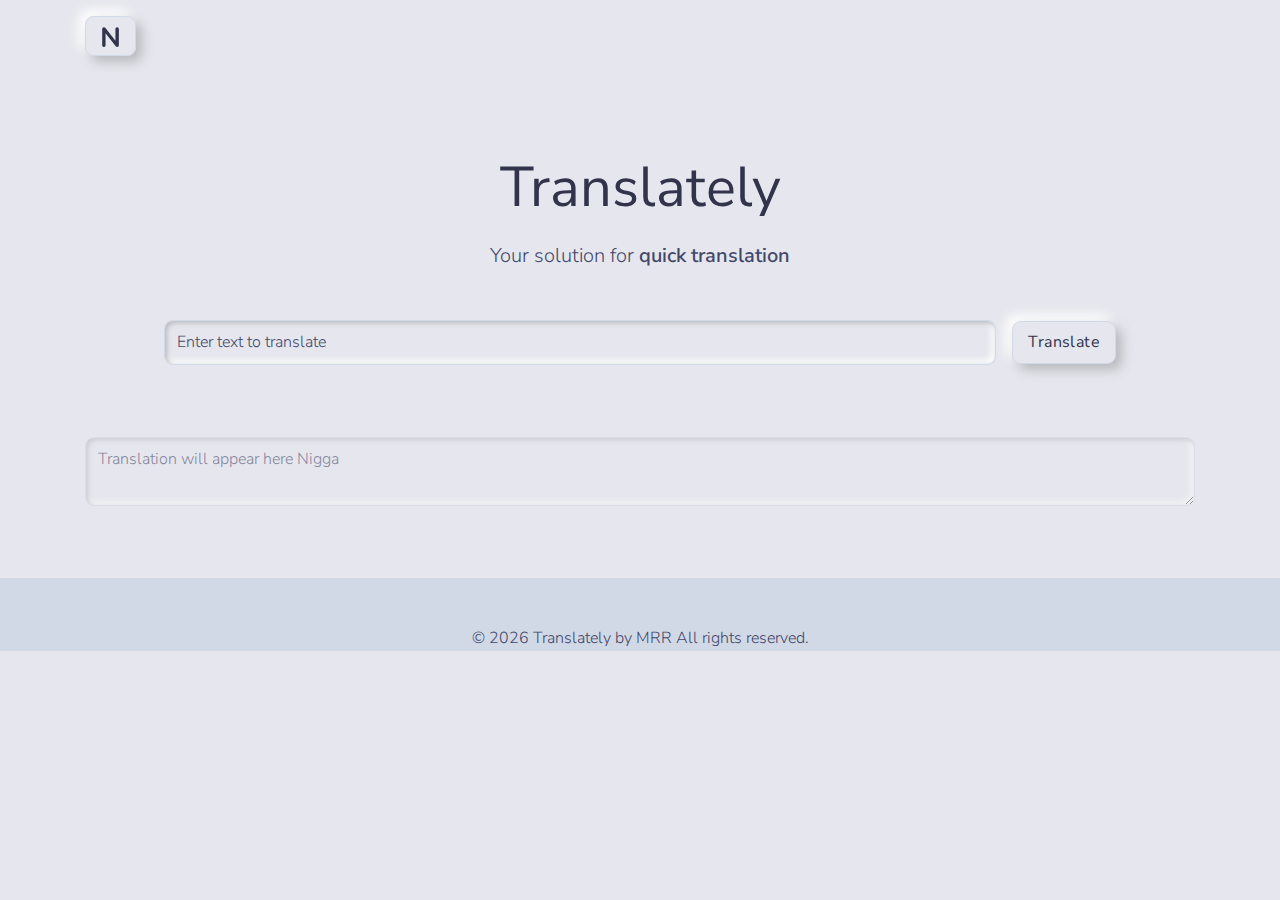
<file: index.html>
<!DOCTYPE html>
<html lang="en">

<head>
    <meta charset="UTF-8">
    <meta name="viewport" content="width=device-width, initial-scale=1, shrink-to-fit=no">
    <title>Translately UI</title>

    <!-- Primary Meta Tags -->
    <meta name="title" content="Translately - Neumorphism UI">
    <meta name="description" content="Neumorphism UI with a smooth, modern design for translation.">

    <!-- Social Tags -->
    <meta name="keywords" content="neumorphism, neumorphism ui, translation, web design, themesberg">
    <meta name="author" content="Themesberg">
    <link rel="canonical" href="https://themesberg.com/product/ui-kits/neumorphism-ui/" />

    <!-- FontAwesome Icons -->
    <link rel="stylesheet" href="./vendor/@fortawesome/fontawesome-free/css/all.min.css">

    <!-- Neumorphism CSS -->
    <link rel="stylesheet" href="./css/neumorphism.css">

    <!-- Favicon -->
    <link rel="icon" href="./assets/img/favicon/favicon-32x32.png" sizes="32x32">
    <meta name="theme-color" content="#ffffff">
</head>

<body class="bg-soft">

    <!-- Header Section -->
    <header class="header-global">
        <nav class="navbar navbar-expand-lg navbar-light navbar-transparent position-relative">
            <div class="container">
                <a class="navbar-brand py-2 px-3 rounded border border-light shadow-soft" href="./index.html">
                    <img src="./assets/img/brand/dark.svg" alt="Translately Logo">
                </a>
                <button class="navbar-toggler" type="button" data-toggle="collapse" data-target="#navbarMain"
                    aria-controls="navbarMain" aria-expanded="false" aria-label="Toggle navigation">
                    <span class="navbar-toggler-icon"></span>
                </button>
            </div>
        </nav>
    </header>

    <!-- Main Content -->
    <main>
        <!-- Hero Section -->
        <section class="section bg-soft pb-5 pt-6 text-center overflow-hidden">
            <div class="container">
                <h1 class="display-2 mb-3">Translately</h1>
                <p class="lead mb-5">Your solution for <strong>quick translation</strong></p>

                <div class="d-flex flex-column flex-md-row justify-content-center align-items-center mb-5">
                    <div class="form-group mb-4 w-75">
                        <input type="text" class="form-control" placeholder="Enter text to translate" aria-label="Text input">
                    </div>
                    <div class="form-group mb-4 ml-md-3">
                        <button type="button" class="btn btn-primary shadow-soft">Translate</button>
                    </div>
                </div>

                <div class="form-group mb-4">
                    <textarea class="form-control" placeholder="Translation will appear here Nigga" aria-label="Translation output" readonly></textarea>
                </div>
            </div>
        </section>
    </main>

    <!-- Footer (optional) -->
    <footer class="footer pt-5 bg-light text-center">
        <div class="container">
            <p class="mb-0">&copy; <span id="year"></span> Translately by MRR All rights reserved.</p>
        </div>
    </footer>

    <!-- Optional JavaScript -->
    <script>
        document.getElementById("year").textContent = new Date().getFullYear();
    </script>
</body>

</html>
</file>
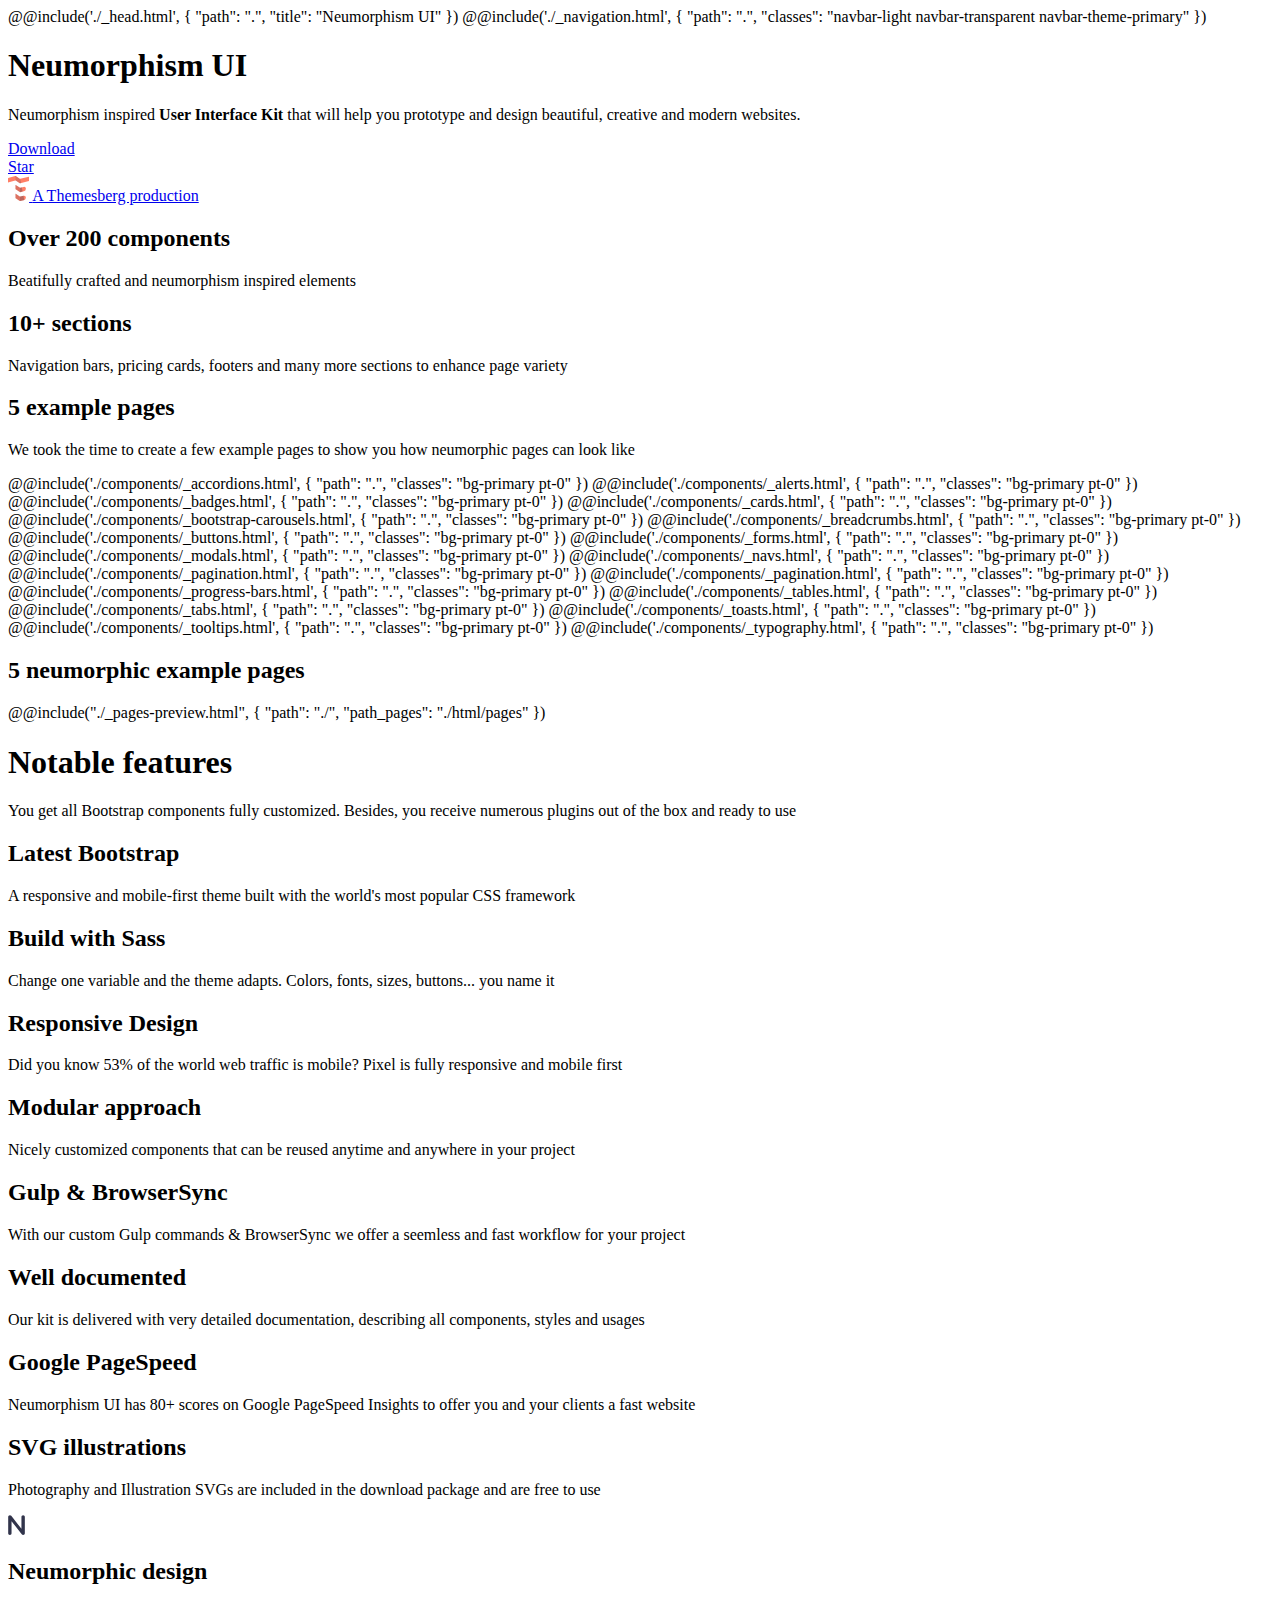
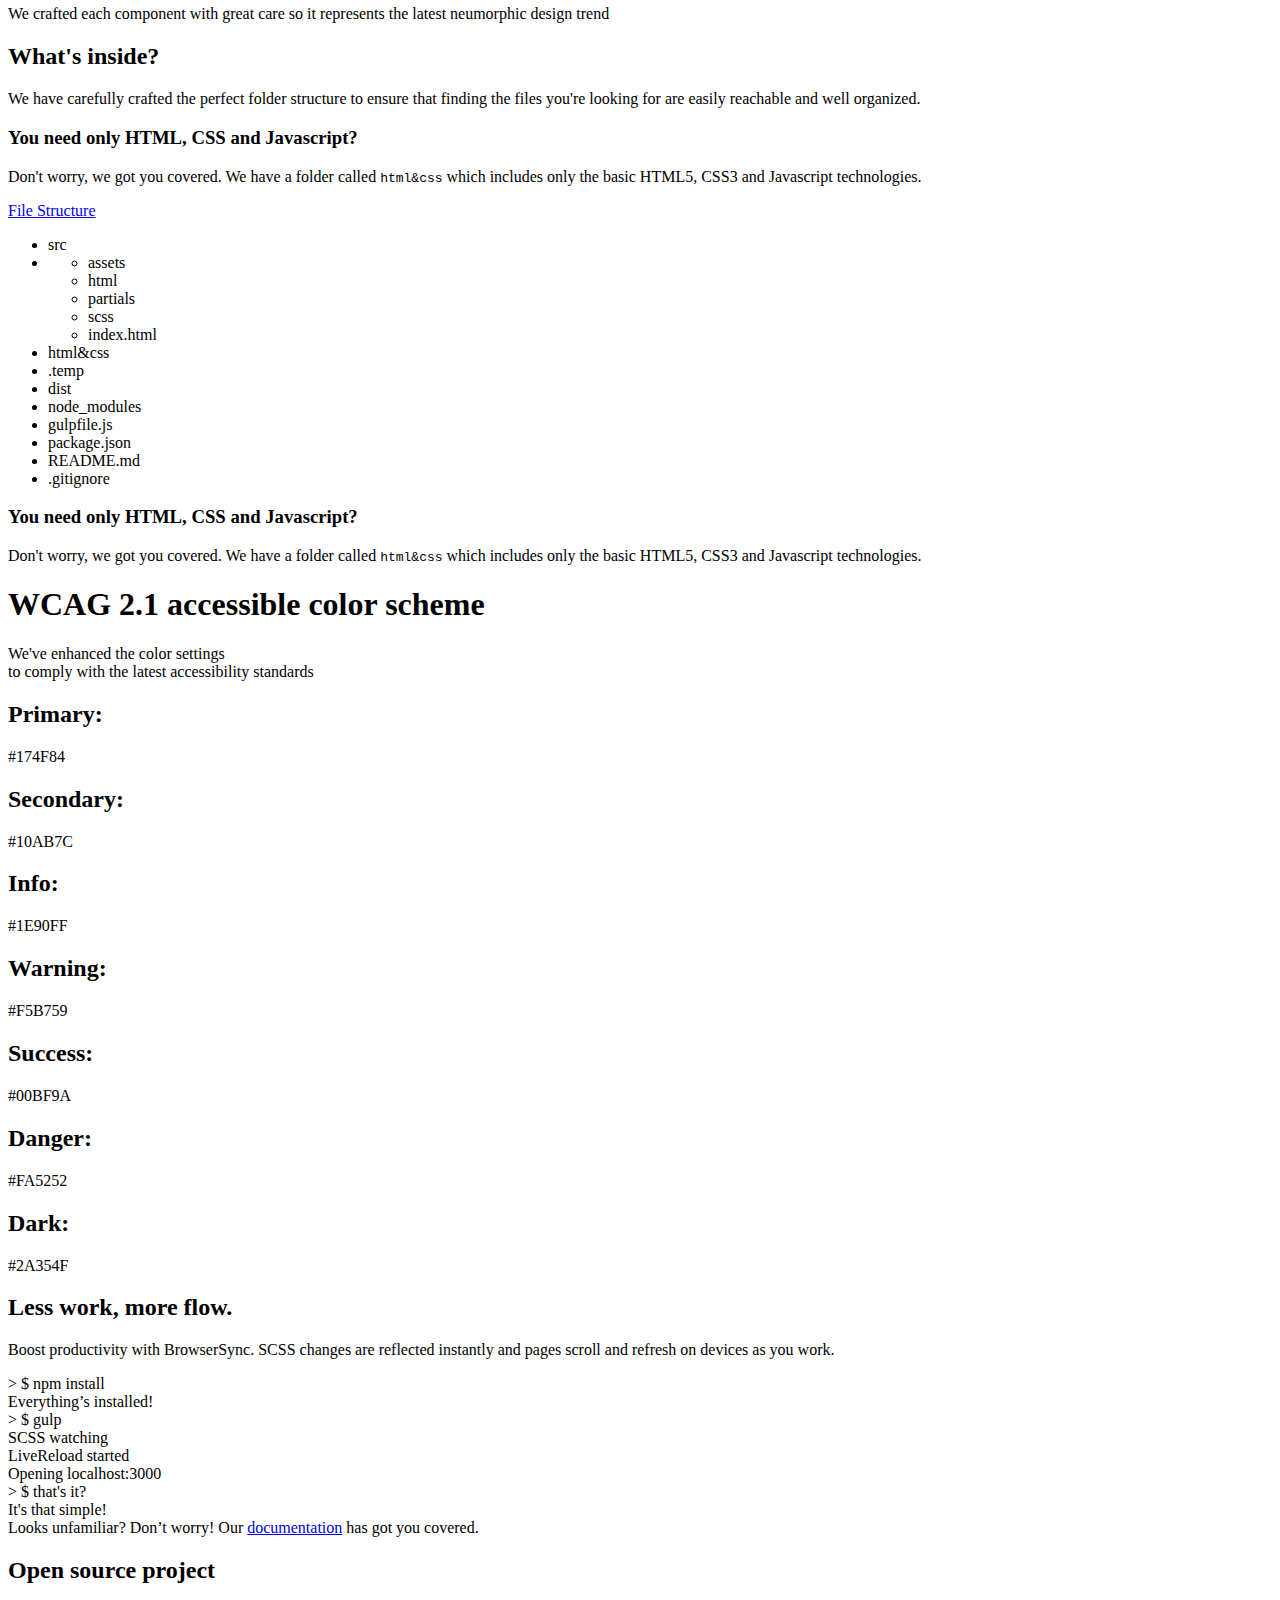
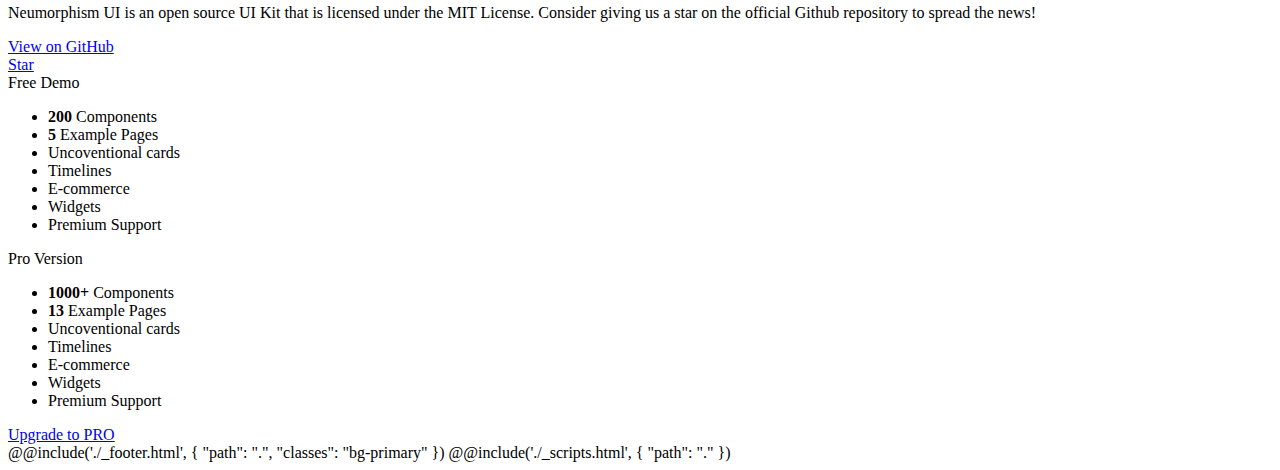
<file: src/index.html>
<!--

=========================================================
* Neumorphism UI - v1.0.0
=========================================================

* Product Page: https://themesberg.com/product/ui-kits/neumorphism-ui
* Copyright 2020 Themesberg MIT LICENSE (https://www.themesberg.com/licensing#mit)

* Coded by https://themesberg.com

=========================================================

* The above copyright notice and this permission notice shall be included in all copies or substantial portions of the Software.

-->
<!DOCTYPE html>
<html lang="en">

<head> 
    @@include('./_head.html', {
        "path": ".",
        "title": "Neumorphism UI"
    })
</head>

<body>
    @@include('./_navigation.html', {
        "path": ".",
        "classes": "navbar-light navbar-transparent navbar-theme-primary"
    })
    <main>

        <!-- Hero -->
        <section class="section section bg-soft pb-5 overflow-hidden z-2">
            <div class="container z-2">
                <div class="row justify-content-center text-center pt-6">
                    <div class="col-lg-8 col-xl-8">
                        <h1 class="display-2 mb-3">Neumorphism UI</h1>
                        <p class="lead px-md-6 mb-5">Neumorphism inspired <strong>User Interface Kit</strong> that will help you prototype and design beautiful, creative and modern websites.</p>
                        <div class="d-flex flex-column flex-wrap flex-md-row justify-content-md-center mb-5">
                            <a href="https://themesberg.com/product/ui-kits/neumorphism-ui" target="_blank" class="btn btn-primary mb-3 mb-lg-0 mr-3"><i class="fas fa-cloud-download-alt mr-2"></i> Download</a>
                            <div class="mt-2">
                                <a class="github-button" href="https://github.com/themesberg/neumorphism-ui" data-color-scheme="no-preference: dark; light: light; dark: light;" data-icon="octicon-star" data-size="large" data-show-count="true" aria-label="Star themesberg/neumorphism-ui on GitHub">Star</a>
                            </div>
                        </div>
                        <a href="https://themesberg.com" target="_blank" class="d-flex align-items-center justify-content-center flex-column">
                            <img src="./assets/img/themesberg.svg" height="25" class="mb-3" alt="Themesberg Logo">
                            <span class="text-muted font-small">A Themesberg production</span>
                        </a>
                    </div>
                </div>
            </div>
        </section>
        <section class="section section-lg">
            <div class="container">
                <div class="row">
                    <div class="col-12 col-md-4">
                        <!-- Icon box -->
                        <div class="icon-box text-center mb-5 mb-md-0">
                            <div class="icon icon-shape icon-lg bg-soft shadow-soft border border-light rounded-circle mb-3">
                                <span class="fas fa-box-open"></span>
                            </div>
                            <h2 class="h5 my-3">Over 200 components</h2>
                            <p class="px-lg-4">Beatifully crafted and neumorphism inspired elements</p>
                        </div>
                        <!-- End of Icon box -->
                    </div>
                    <div class="col-12 col-md-4 mb-5 mb-md-0">
                        <!-- Icon box -->
                        <div class="icon-box text-center">
                            <div class="icon icon-shape icon-lg bg-soft shadow-soft border border-light rounded-circle mb-3">
                                <span class="fas fa-pager"></span>
                            </div>
                            <h2 class="h5 my-3">10+ sections</h2>
                            <p class="px-lg-4">Navigation bars, pricing cards, footers and many more sections to enhance page variety</p>
                        </div>
                        <!-- End of Icon box -->
                    </div>
                    <div class="col-12 col-md-4 mb-5 mb-md-0">
                        <!-- Icon box -->
                        <div class="icon-box text-center">
                            <div class="icon icon-shape icon-lg bg-soft shadow-soft border border-light rounded-circle mb-3">
                                <span class="far fa-file-alt"></span>
                            </div>
                            <h2 class="h5 my-3">5 example pages</h2>
                            <p class="px-lg-4">We took the time to create a few example pages to show you how neumorphic pages can look like</p>
                        </div>
                        <!-- End of Icon box -->
                    </div>
                </div>
            </div>
        </section>

        @@include('./components/_accordions.html', {
            "path": ".",
            "classes": "bg-primary pt-0"
        })

        @@include('./components/_alerts.html', {
            "path": ".",
            "classes": "bg-primary pt-0"
        })

        @@include('./components/_badges.html', {
            "path": ".",
            "classes": "bg-primary pt-0"
        })

        @@include('./components/_cards.html', {
            "path": ".",
            "classes": "bg-primary pt-0"
        })

        @@include('./components/_bootstrap-carousels.html', {
            "path": ".",
            "classes": "bg-primary pt-0"
        })

        @@include('./components/_breadcrumbs.html', {
            "path": ".",
            "classes": "bg-primary pt-0"
        })

        @@include('./components/_buttons.html', {
            "path": ".",
            "classes": "bg-primary pt-0"
        })

        @@include('./components/_forms.html', {
            "path": ".",
            "classes": "bg-primary pt-0"
        })

        @@include('./components/_modals.html', {
            "path": ".",
            "classes": "bg-primary pt-0"
        })

        @@include('./components/_navs.html', {
            "path": ".",
            "classes": "bg-primary pt-0"
        })

        @@include('./components/_pagination.html', {
            "path": ".",
            "classes": "bg-primary pt-0"
        })

        @@include('./components/_pagination.html', {
            "path": ".",
            "classes": "bg-primary pt-0"
        })

        @@include('./components/_progress-bars.html', {
            "path": ".",
            "classes": "bg-primary pt-0"
        })

        @@include('./components/_tables.html', {
            "path": ".",
            "classes": "bg-primary pt-0"
        })

        @@include('./components/_tabs.html', {
            "path": ".",
            "classes": "bg-primary pt-0"
        })

        @@include('./components/_toasts.html', {
            "path": ".",
            "classes": "bg-primary pt-0"
        })

        @@include('./components/_tooltips.html', {
            "path": ".",
            "classes": "bg-primary pt-0"
        })

        @@include('./components/_typography.html', {
            "path": ".",
            "classes": "bg-primary pt-0"
        })

        <!-- si asa mai departe -->
        
        <section class="section section-md bg-soft">
            <div class="container">
                <div class="row justify-content-center mb-5 mb-lg-6">
                    <div class="col-12 text-center">
                        <h2 class="h1 px-lg-5">5 neumorphic example pages</h2>
                    </div>
                </div>
    
                @@include("./_pages-preview.html", {
                    "path": "./",
                    "path_pages": "./html/pages"
                })

            </div>
        </section>
        <section class="section section-lg bg-soft">
            <div class="container">
                <div class="row justify-content-center">
                    <div class="col-lg-8 text-center">
                        <h1 class="font-weight-light">Notable <span class="font-weight-bold">features</span></h1>
                        <p class="lead">You get all Bootstrap components fully customized. Besides, you receive numerous plugins out of the box and ready to use</p>
                    </div>
                </div>
                <div class="row mt-6">
                    <div class="col-md-4">
                        <!-- Icon box -->
                        <div class="icon-box text-center mb-5">
                            <div class="icon icon-shape icon-shape-sm shadow-soft border border-light rounded-circle">
                                <span class="fab fa-bootstrap"></span>
                            </div>
                            <h2 class="h5 my-3">Latest Bootstrap</h2>
                            <p>A responsive and mobile-first theme built with the world's most popular CSS framework</p>
                        </div>
                        <!-- End of Icon box -->
                    </div>
                    <div class="col-md-4">
                        <!-- Icon box -->
                        <div class="icon-box text-center mb-5">
                            <div class="icon icon-shape icon-shape-sm shadow-soft border border-light rounded-circle">
                                <span class="fab fa-sass"></span>
                            </div>
                            <h2 class="h5 my-3">Build with Sass</h2>
                            <p>Change one variable and the theme adapts. Colors, fonts, sizes, buttons... you name it
                            </p>
                        </div>
                        <!-- End of Icon box -->
                    </div>
                    <div class="col-md-4">
                        <!-- Icon box -->
                        <div class="icon-box text-center mb-5">
                            <div class="icon icon-shape icon-shape-sm shadow-soft border border-light rounded-circle">
                                <span class="fas fa-mobile-alt"></span>
                            </div>
                            <h2 class="h5 my-3">Responsive Design</h2>
                            <p>Did you know 53% of the world web traffic is mobile? Pixel is fully responsive and mobile first</p>
                        </div>
                        <!-- End of Icon box -->
                    </div>
                    <div class="col-md-4">
                        <!-- Icon box -->
                        <div class="icon-box text-center mb-5">
                            <div class="icon icon-shape icon-shape-sm shadow-soft border border-light rounded-circle">
                                <span class="fas fa-puzzle-piece"></span>
                            </div>
                            <h2 class="h5 my-3">Modular approach</h2>
                            <p>Nicely customized components that can be reused anytime and anywhere in your project</p>
                        </div>
                        <!-- End of Icon box -->
                    </div>
                    <div class="col-md-4">
                        <!-- Icon box -->
                        <div class="icon-box text-center mb-5">
                            <div class="icon icon-shape icon-shape-sm shadow-soft border border-light rounded-circle">
                                <span class="fab fa-gulp"></span>
                            </div>
                            <h2 class="h5 my-3">Gulp & BrowserSync</h2>
                            <p>With our custom Gulp commands & BrowserSync we offer a seemless and fast workflow for your project</p>
                        </div>
                        <!-- End of Icon box -->
                    </div>
                    <div class="col-md-4">
                        <!-- Icon box -->
                        <div class="icon-box text-center mb-5">
                            <div class="icon icon-shape icon-shape-sm shadow-soft border border-light rounded-circle">
                                <span class="fas fa-file-alt"></span>
                            </div>
                            <h2 class="h5 my-3">Well documented</h2>
                            <p>Our kit is delivered with very detailed documentation, describing all components, styles and usages</p>
                        </div>
                        <!-- End of Icon box -->
                    </div>
                    <div class="col-md-4">
                        <!-- Icon box -->
                        <div class="icon-box text-center">
                            <div class="icon icon-shape icon-shape-sm shadow-soft border border-light rounded-circle">
                                <span class="fas fa-tachometer-alt"></span>
                            </div>
                            <h2 class="h5 my-3">Google PageSpeed</h2>
                            <p>Neumorphism UI has 80+ scores on Google PageSpeed Insights to offer you and your clients a fast website
                            </p>
                        </div>
                        <!-- End of Icon box -->
                    </div>
                    <div class="col-md-4">
                        <!-- Icon box -->
                        <div class="icon-box text-center mb-5">
                            <div class="icon icon-shape icon-shape-sm shadow-soft border border-light rounded-circle">
                                <span class="fas fa-image"></span>
                            </div>
                            <h2 class="h5 my-3">SVG illustrations</h2>
                            <p>Photography and Illustration SVGs are included in the download package and are free to use
                            </p>
                        </div>
                        <!-- End of Icon box -->
                    </div>
                    <div class="col-md-4">
                        <!-- Icon box -->
                        <div class="icon-box text-center mb-5">
                            <div class="icon icon-shape icon-shape-sm shadow-soft border border-light rounded-circle">
                                <img class="navbar-brand-dark" style="height: 20px;" src="./assets/img/brand/dark.svg" alt="Neumorphism logo">
                            </div>
                            <h2 class="h5 my-3">Neumorphic design</h2>
                            <p>We crafted each component with great care so it represents the latest neumorphic design trend</p>
                        </div>
                        <!-- End of Icon box -->
                    </div>
                </div>
            </div>
        </section>
        <section class="section section-lg bg-soft">
            <div class="container">
                <div class="row justify-content-center mb-5 mb-lg-6">
                    <div class="col-12 text-center">
                        <h2 class="h1 px-lg-5">What's inside?</h2>
                        <p class="lead px-lg-8">We have carefully crafted the perfect folder structure to ensure that finding the files you're looking for are easily reachable and well organized.</p>
                    </div>
                </div>
                <div class="row d-flex align-items-center">
                    <div class="col-12 col-lg-6 mb-4">
                        <div class="d-none d-lg-block mt-5">
                            <h3 class="h4">You need only HTML, CSS and Javascript?</h3>
                            <p class="lead mb-4">Don't worry, we got you covered. We have a folder called <code class="text-danger">html&css</code> which includes only the basic HTML5, CSS3 and Javascript technologies.</p>
                            <a href="https://themesberg.com/docs/neumorphism-ui/getting-started/file-structure/" target="_blank" class="btn btn-primary"><span class="fas fa-book mr-2"></span> File Structure</a>
                        </div>
                    </div>
                    <div class="col-12 col-lg-6 order-lg-first d-flex justify-content-center">
                        <ul class="d-block fmw-100 list-style-none folder-structure">
                            <li data-toggle="tooltip" data-placement="left" title="Main folder that you will be working with"><span class="fas fa-folder mr-2"></span>src</li>
                            <li>
                                <ul class="list-style-none pl-4">
                                    <li data-toggle="tooltip" data-placement="left" title="CSS, Images, Fonts and Javascript"><span class="fas fa-folder mr-2"></span> assets</li>
                                    <li data-toggle="tooltip" data-placement="left" title="HTML templates"><span class="fas fa-folder mr-2"></span> html</li>
                                    <li data-toggle="tooltip" data-placement="left" title="Partials are HTML snippets that are included in multiple pages, such as the menu or footer"><span class="fas fa-folder mr-2"></span> partials</li>
                                    <li data-toggle="tooltip" data-placement="left" title="Sass source files"><span class="fas fa-folder mr-2"></span> scss</li>
                                    <li data-toggle="tooltip" data-placement="left" title="The page you're looking at right now. Call it inception."><span class="fab fa-html5 mr-2 text-secondary"></span> index.html</li>
                                </ul>
                            </li>
                            <li data-toggle="tooltip" data-placement="left" title="Neumorphism UI with only HTML, CSS and Javascript"><span class="fas fa-folder mr-2 text-muted"></span> html&css</li>
                            <li data-toggle="tooltip" data-placement="left" title="Temporary folder that is created when serving files with BrowserSync"><span class="fas fa-folder text-muted mr-2"></span>.temp</li>
                            <li data-toggle="tooltip" data-placement="left" title="Minified version of the project"><span class="fas fa-folder mr-2 text-muted"></span> dist</li>
                            <li data-toggle="tooltip" data-placement="left" title="Project dependencies from package.json"><span class="fas fa-folder text-muted mr-2"></span> node_modules
                            </li>
                            <li data-toggle="tooltip" data-placement="left" title="Development workflow commands. We have them well documented."><span class="fab fa-js-square mr-2 text-warning"></span> gulpfile.js</li>
                            <li data-toggle="tooltip" data-placement="left" title="Project details and dependencies."><span class="fas fa-file-code mr-2 text-tertiary"></span> package.json</li>
                            <li data-toggle="tooltip" data-placement="left" title="No project can miss a README :)"><span class="fas fa-file-code mr-2 text-tertiary"></span> README.md</li>
                            <li data-toggle="tooltip" data-placement="left" title="This file ensures that generated files and folder are ignored by Git. (eg. node_modules)">
                                <span class="fas fa-file-code mr-2 text-tertiary"></span> .gitignore</li>
                        </ul>
                    </div>
                    <div class="col-12 mt-5 d-lg-none">
                        <h3 class="h5">You need only HTML, CSS and Javascript?</h3>
                        <p>Don't worry, we got you covered. We have a folder called <code class="text-danger">html&css</code> which includes only the basic HTML5, CSS3 and Javascript technologies.</p>
                    </div>
                </div>
            </div>
        </section>
        <section class="section section-lg bg-soft">
            <div class="container">
                <div class="row justify-content-center text-center">
                    <div class="col-lg-10 col-xl-12">
                        <h1 class="font-weight-light mb-4">WCAG 2.1 accessible <span class="font-weight-bold">color scheme</span>
                        </h1>
                        <p class="lead">
                            We've enhanced the color settings <br> to comply with the latest accessibility standards
                        </p>
                    </div>
                </div>
                <div class="row mt-6">
                    <div class="col-md-6 col-sm-6 col-lg-3">
                        <div class="card shadow-soft border-light bg-light p-5 text-center mb-4">
                            <div class="color-shape rounded bg-soft m-auto"></div>
                            <div class="mt-4">
                                <h2 class="h5 text-dark">Primary:</h2>
                                <span class="font-weight-bold text-dark">#174F84</span>
                            </div>
                        </div>
                    </div>
                    <div class="col-md-6 col-sm-6 col-lg-3">
                        <div class="card shadow-soft border-light bg-soft p-5 text-center mb-4">
                            <div class="color-shape rounded bg-secondary m-auto"></div>
                            <div class="mt-4">
                                <h2 class="h5 text-dark">Secondary:</h2>
                                <span class="font-weight-bold text-dark">#10AB7C</span>
                            </div>
                        </div>
                    </div>
                    <div class="col-md-6 col-sm-6 col-lg-3">
                        <div class="card shadow-soft border-light bg-soft p-5 text-center mb-4">
                            <div class="color-shape rounded bg-info m-auto"></div>
                            <div class="mt-4 text-dark">
                                <h2 class="h5">Info:</h2>
                                <span class="font-weight-bold text-dark">#1E90FF</span>
                            </div>
                        </div>
                    </div>
                    <div class="col-md-6 col-sm-6 col-lg-3">
                        <div class="card shadow-soft border-light bg-soft p-5 text-center mb-4">
                            <div class="color-shape rounded bg-warning m-auto"></div>
                            <div class="mt-4 text-dark">
                                <h2 class="h5">Warning:</h2>
                                <span class="font-weight-bold text-dark">#F5B759</span>
                            </div>
                        </div>
                    </div>
                    <div class="col-md-6 col-sm-6 col-lg-3">
                        <div class="card shadow-soft border-light bg-soft p-5 text-center mb-4">
                            <div class="color-shape rounded bg-success m-auto"></div>
                            <div class="mt-4 text-dark">
                                <h2 class="h5">Success:</h2>
                                <span class="font-weight-bold text-dark">#00BF9A</span>
                            </div>
                        </div>
                    </div>
                    <div class="col-md-6 col-sm-6 col-lg-3">
                        <div class="card shadow-soft border-light bg-soft p-5 text-center mb-4">
                            <div class="color-shape rounded bg-danger m-auto"></div>
                            <div class="mt-4 text-dark">
                                <h2 class="h5">Danger:</h2>
                                <span class="font-weight-bold text-dark">#FA5252</span>
                            </div>
                        </div>
                    </div>
                    <div class="col-md-6 col-sm-6 col-lg-3">
                        <div class="card shadow-soft border-light bg-soft p-5 text-center mb-4">
                            <div class="color-shape rounded bg-dark m-auto"></div>
                            <div class="mt-4">
                                <h2 class="h5 text-dark">Dark:</h2>
                                <span class="font-weight-bold text-dark">#2A354F</span>
                            </div>
                        </div>
                    </div>
                </div>
            </div>
        </section>
        <section class="section section-lg bg-soft">
            <div class="container">
                <div class="row justify-content-center text-center text-dark mb-5">
                    <div class="col-lg-9 col-xl-8">
                        <h2 class="h1 font-weight-light mb-3">Less <span class="font-weight-bold">work</span>, more <span class="font-weight-bold">flow</span>.</h2>
                        <p class="lead">
                            Boost productivity with BrowserSync. SCSS changes are reflected instantly and pages scroll and refresh on devices as you work.
                        </p>
                    </div>
                </div>
                <div class="row justify-content-center mb-6">
                    <div class="col-md-10 col-xl-9">
                        <div class="position-relative">
                            <div class="rounded shadow-soft border border-light bg-soft p-4 mb-2">
                                <div class="mb-3">
                                    <div class="font-weight-normal">&gt; $ npm install</div>
                                    <div class="text-muted">Everything’s installed!</div>
                                </div>
                                <div class="mb-3">
                                    <div class="font-weight-normal">&gt; $ gulp</div>
                                    <div class="text-muted">SCSS watching</div>
                                    <div class="text-muted">LiveReload started</div>
                                    <div class="text-muted">Opening localhost:3000</div>
                                </div>
                                <div>
                                    <div class="font-weight-normal">&gt; $ that's it?</div>
                                    <div class="text-muted">It's that simple!</div>
                                </div>
                            </div>
                        </div>
                        <div class="alert alert-dark shadow-soft position-relative mt-4"><span class="fas fa-question-circle mr-2"></span> Looks unfamiliar? Don’t worry! Our <a class="text-dark font-weight-bold text-underline" href="https://themesberg.com/docs/neumorphism-ui/getting-started/quick-start/" target="_blank">documentation</a> has got you covered.</div>
                    </div>
                </div>
            </div>
        </section>
        <section class="section section-lg overflow-hidden">
            <div class="container">
                <div class="row">
                    <div class="col-12 col-lg-8">
                        <h2 class="h1 font-weight-light mb-3"><strong>Open source</strong> project</h2>
                        <p class="lead mb-4">Neumorphism UI is an open source UI Kit that is licensed under the MIT License. Consider giving us a star on the official Github repository to spread the news!</p>
                        <div class="d-flex align-items-center">
                            <a href="https://github.com/themesberg/pixel-bootstrap-ui-kit" target="_blank" class="btn btn-primary mr-4">
                                <span class="fab fa-github mr-1"></span> View on GitHub
                            </a>
                            <!-- Place this tag where you want the button to render. -->
                            <div class="mt-2">
                                <!-- Place this tag where you want the button to render. -->
                                <a class="github-button" href="https://github.com/themesberg/neumorphism-ui" data-color-scheme="no-preference: dark; light: light; dark: light;" data-icon="octicon-star" data-size="large" data-show-count="true" aria-label="Star themesberg/neumorphism-ui on GitHub">Star</a>                            
                            </div>
                        </div>
                    </div>
                    <div class="col-12 col-lg-4">
                        <div class="github-big-icon">
                            <span class="fab fa-github"></span>
                        </div>
                      </div>
                </div>
                <div class="row mt-6">
                    <div class="col-12 col-md-6 col-lg-4 mb-5 mb-lg-0">
                        <div class="card bg-soft shadow-soft border-light p-4">
                            <!-- Header -->
                            <div class="card-header pb-0">
                                <span class="d-block">
                                    <span class="h2 font-weight-bold align-top">Free Demo</span>
                                </span>
                            </div>
                            <!-- End Header -->
                            <!-- Content -->
                            <div class="card-body">
                                <ul class="list-group list-group-flush price-list">
                                    <li class="list-group-item bg-soft pl-0"><strong>200</strong> Components</li>
                                    <li class="list-group-item bg-soft pl-0"><strong>5</strong> Example Pages</li>
                                    <li class="list-group-item bg-soft pl-0"><span class="text-danger"><span class="fas fa-times-circle"></span></span> Uncoventional cards</li>
                                    <li class="list-group-item bg-soft pl-0"><span class="text-danger"><span class="fas fa-times-circle"></span></span> Timelines</li>
                                    <li class="list-group-item bg-soft pl-0"><span class="text-danger"><span class="fas fa-times-circle"></span></span> E-commerce</li>
                                    <li class="list-group-item bg-soft pl-0"><span class="text-danger"><span class="fas fa-times-circle"></span></span> Widgets</li>
                                    <li class="list-group-item bg-soft pl-0 pb-0"><span class="text-danger"><span class="fas fa-times-circle"></span></span> Premium Support</li>
                                </ul>
                            </div>
                            <!-- End Content -->
                        </div>
                    </div>
                    <div class="col-12 col-md-6 col-lg-4 mb-5 mb-lg-0 mt-lg-n4">
                        <div class="card bg-soft shadow-soft border-light p-4">
                            <!-- Header -->
                            <div class="card-header pb-0">
                                <span class="d-block">
                                    <span class="h2 font-weight-bold align-top">Pro Version</span>
                                </span>
                            </div>
                            <!-- End Header -->
                            <!-- Content -->
                            <div class="card-body">
                                <ul class="list-group list-group-flush price-list">
                                    <li class="list-group-item bg-soft pl-0"><strong>1000+</strong> Components</li>
                                    <li class="list-group-item bg-soft pl-0"><strong>13</strong> Example Pages</li>
                                    <li class="list-group-item bg-soft pl-0"><span class="text-success"><span class="fas fa-check-circle"></span></span> Uncoventional cards</li>
                                    <li class="list-group-item bg-soft pl-0"><span class="text-success"><span class="fas fa-check-circle"></span></span> Timelines</li>
                                    <li class="list-group-item bg-soft pl-0"><span class="text-success"><span class="fas fa-check-circle"></span></span> E-commerce</li>
                                    <li class="list-group-item bg-soft pl-0"><span class="text-success"><span class="fas fa-check-circle"></span></span> Widgets</li>
                                    <li class="list-group-item bg-soft border-0 pl-0 pb-0"><span class="text-success"><span class="fas fa-check-circle"></span></span> Premium Support</li>
                                </ul>
                                <a href="https://themesberg.com/product/ui-kits/neumorphism-ui-pro" target="_blank" class="btn btn-block btn-primary text-secondary mt-4 mr-3"><i class="far fa-paper-plane mr-2"></i> Upgrade to PRO</a>
                            </div>
                            <!-- End Content -->
                        </div>
                    </div>
                </div>
            </div>
        </section>
        
    </main>

    @@include('./_footer.html', {
        "path": ".",
        "classes": "bg-primary"
    })

    @@include('./_scripts.html', {
        "path": "."
    })
</body>

</html>
</file>
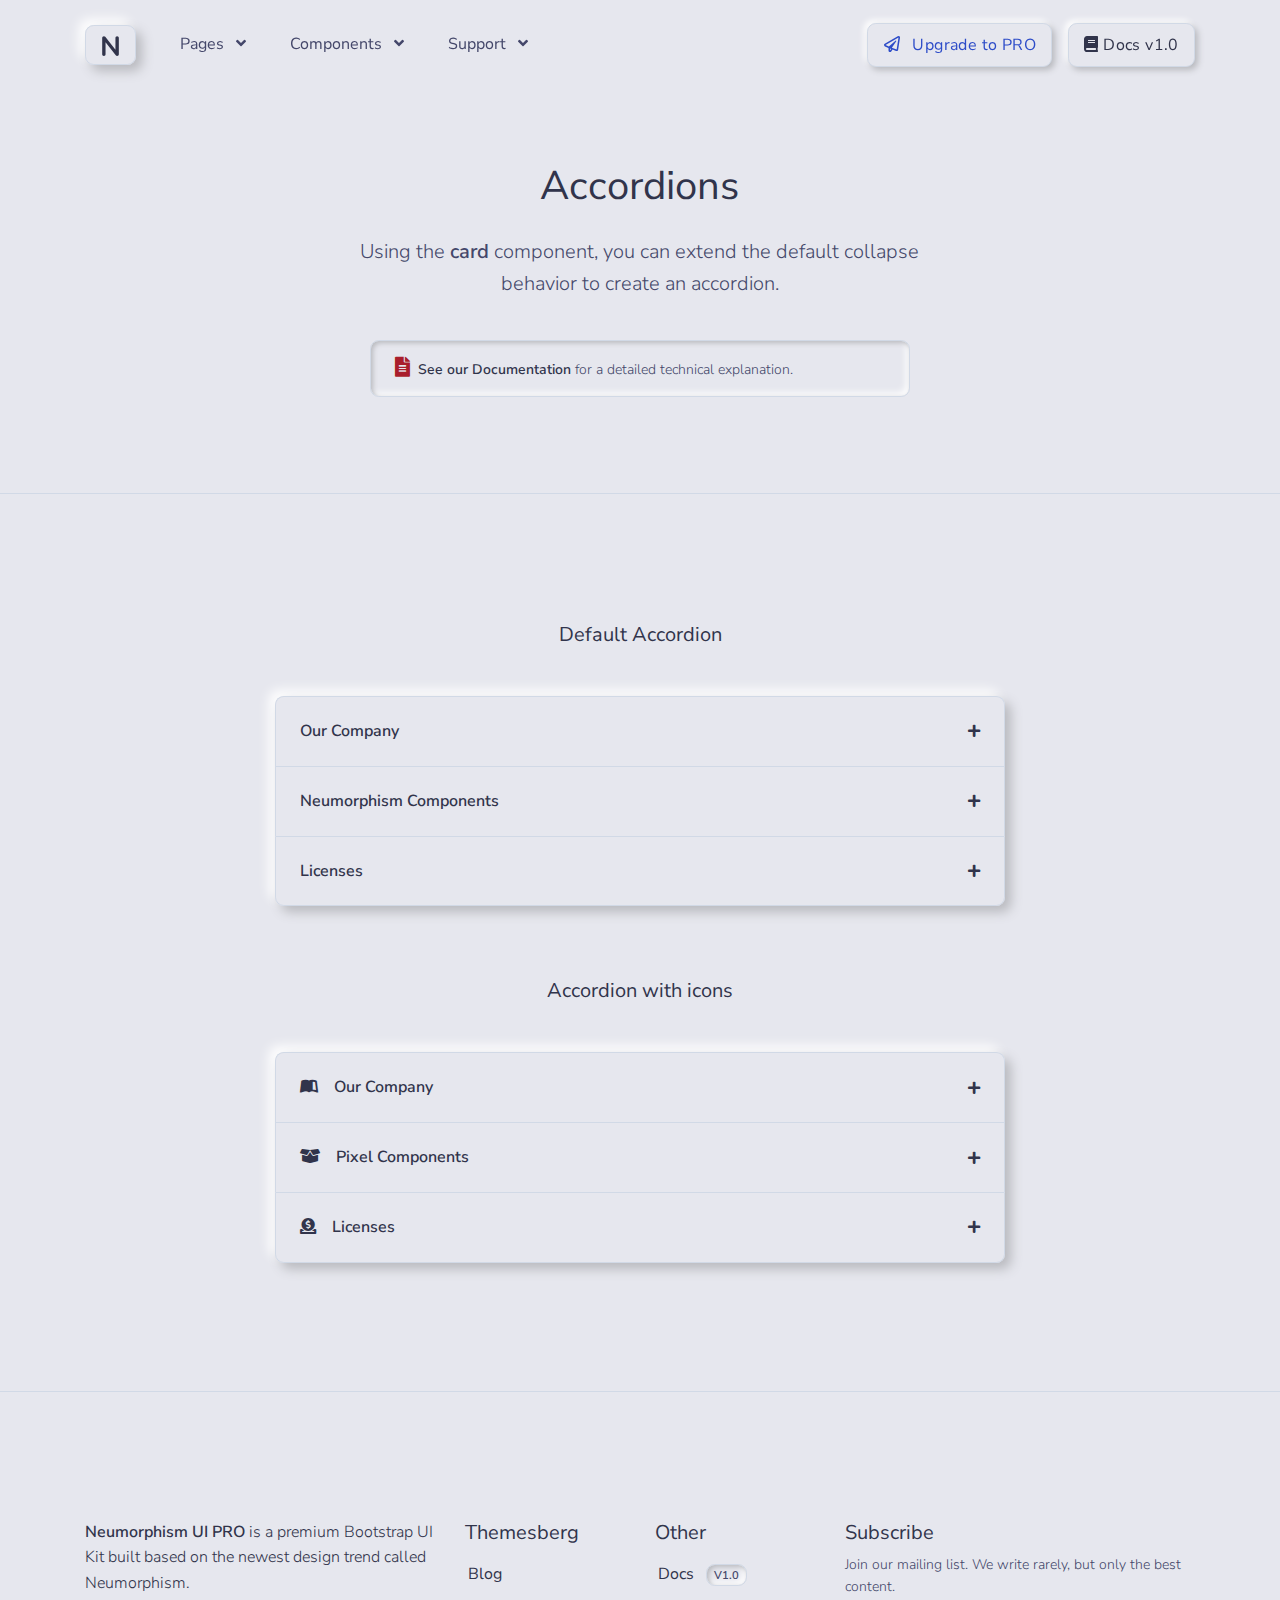
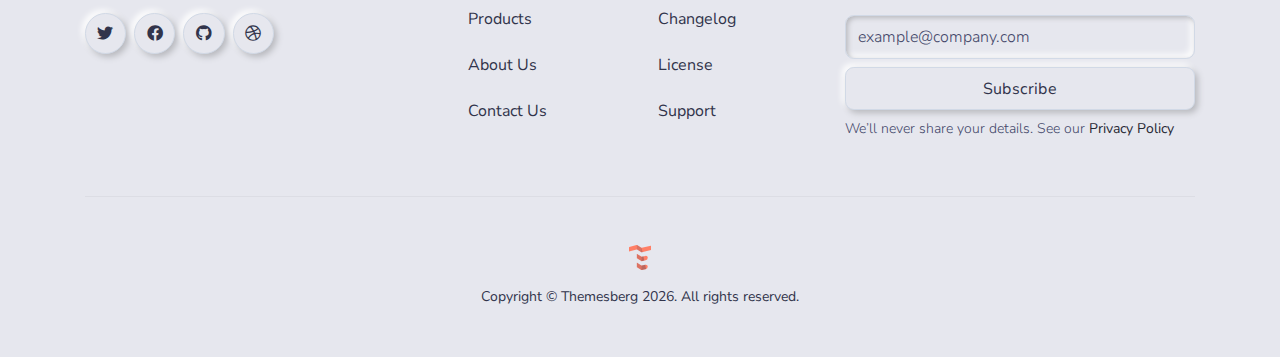
<file: html/components/accordions.html>
<!--

=========================================================
* Neumorphism UI - v1.0.0
=========================================================

* Product Page: https://themesberg.com/product/ui-kits/neumorphism-ui
* Copyright 2020 Themesberg MIT LICENSE (https://www.themesberg.com/licensing#mit)

* Coded by https://themesberg.com

=========================================================

* The above copyright notice and this permission notice shall be included in all copies or substantial portions of the Software.

-->
<!DOCTYPE html>
<html lang="en">

<head>
    <meta http-equiv="Content-Type" content="text/html; charset=utf-8" />
<!-- Primary Meta Tags -->
<title>Neumorphism Components - Accordions</title>
<meta name="viewport" content="width=device-width, initial-scale=1, shrink-to-fit=no">
<meta name="title" content="Neumorphism Components - Accordions">
<meta name="author" content="Themesberg">

<link rel="canonical" href="https://themesberg.com/product/ui-kits/neumorphism-ui/" />

<!--  Social tags -->
<meta name="keywords" content="neumorphism, neumorphism ui, neomorphism, neomorphism ui, neomorphism css, neumorphism css, neumorph, neumorphic, design system, login, form, table, tables, card, cards, navbar, modal, icons, icons, map, chat, carousel, menu, datepicker, gallery, slider, date, social, dropdown, search, tab, nav, footer, date picker, forms, tabs, time, button, select, input, timeline, cart, about us, account, log in, blog, profile, portfolio, landing page, ecommerce, shop, landing, register, app, contact, one page, sign up, signup, store, bootstrap 4, bootstrap4, dashboard, bootstrap 4 dashboard, bootstrap 4 design, bootstrap 4 system, bootstrap 4, bootstrap 4 uit kit, bootstrap 4 kit, themesberg, html kit, html css template, web template, bootstrap, bootstrap 4, css3 template, frontend, responsive bootstrap template, bootstrap ui kit, responsive ui kit">
<meta name="description" content="Start developing neumorphic web applications and pages using Neumorphism UI. It features over 100 individual components and 5 example pages.">

<!-- Schema.org markup for Google+ -->
<meta itemprop="name" content="Neumorphism UI by Themesberg">
<meta itemprop="description" content="Start developing neumorphic web applications and pages using Neumorphism UI. It features over 100 individual components and 5 example pages.">
<meta itemprop="image" content="https://themesberg.s3.us-east-2.amazonaws.com/public/products/neumorphism-ui/neumorphism-thumbnail.jpg">

<!-- Twitter Card data -->
<meta name="twitter:card" content="product">
<meta name="twitter:site" content="@themesberg">
<meta name="twitter:title" content="Neumorphism UI by Themesberg">
<meta name="twitter:description" content="Start developing neumorphic web applications and pages using Neumorphism UI. It features over 100 individual components and 5 example pages.">
<meta name="twitter:creator" content="@themesberg">
<meta name="twitter:image" content="https://themesberg.s3.us-east-2.amazonaws.com/public/products/neumorphism-ui/neumorphism-thumbnail.jpg">

<!-- Open Graph data -->
<meta property="fb:app_id" content="214738555737136">
<meta property="og:title" content="Neumorphism UI by Themesberg" />
<meta property="og:type" content="article" />
<meta property="og:url" content="https://demo.themesberg.com/neumorphism-ui/" />
<meta property="og:image" content="https://themesberg.s3.us-east-2.amazonaws.com/public/products/neumorphism-ui/neumorphism-thumbnail.jpg"/>
<meta property="og:description" content="Start developing neumorphic web applications and pages using Neumorphism UI. It features over 100 individual components and 5 example pages." />
<meta property="og:site_name" content="Themesberg" />

<!-- Favicon -->
<link rel="apple-touch-icon" sizes="120x120" href="../../assets/img/favicon/apple-touch-icon.png">
<link rel="icon" type="image/png" sizes="32x32" href="../../assets/img/favicon/favicon-32x32.png">
<link rel="icon" type="image/png" sizes="16x16" href="../../assets/img/favicon/favicon-16x16.png">
<link rel="manifest" href="../../assets/img/favicon/site.webmanifest">
<link rel="mask-icon" href="../../assets/img/favicon/safari-pinned-tab.svg" color="#ffffff">
<meta name="msapplication-TileColor" content="#ffffff">
<meta name="theme-color" content="#ffffff">

<!-- Fontawesome -->
<link type="text/css" href="../../vendor/@fortawesome/fontawesome-free/css/all.min.css" rel="stylesheet">

<!-- Pixel CSS -->
<link type="text/css" href="../../css/neumorphism.css" rel="stylesheet">

<!-- NOTICE: You can use the _analytics.html partial to include production code specific code & trackers -->

</head>

<body>
    <header class="header-global">
    <nav id="navbar-main" aria-label="Primary navigation" class="navbar navbar-main navbar-expand-lg navbar-theme-primary headroom navbar-light">
        <div class="container position-relative">
            <a class="navbar-brand shadow-soft py-2 px-3 rounded border border-light mr-lg-4" href="../../index.html">
                <img class="navbar-brand-dark" src="../../assets/img/brand/dark.svg" alt="Logo light">
                <img class="navbar-brand-light" src="../../assets/img/brand/dark.svg" alt="Logo dark">
            </a>
            <div class="navbar-collapse collapse" id="navbar_global">
                <div class="navbar-collapse-header">
                    <div class="row">
                        <div class="col-6 collapse-brand">
                            <a href="../../index.html" class="navbar-brand shadow-soft py-2 px-3 rounded border border-light">
                                <img src="../../assets/img/brand/dark.svg" alt="Themesberg logo">
                            </a>
                        </div>
                        <div class="col-6 collapse-close">
                            <a href="#navbar_global" class="fas fa-times" data-toggle="collapse" data-target="#navbar_global" aria-controls="navbar_global" aria-expanded="false" title="close" aria-label="Toggle navigation"></a>
                        </div>
                    </div>
                </div>
                <ul class="navbar-nav navbar-nav-hover align-items-lg-center">
                    <li class="nav-item dropdown">
                        <a href="#" class="nav-link" data-toggle="dropdown" >
                            <span class="nav-link-inner-text">Pages</span>
                            <span class="fas fa-angle-down nav-link-arrow ml-2"></span>
                        </a>
                        <ul class="dropdown-menu">
                            <li><a class="dropdown-item" href="../../html/pages/about.html">About</a></li>
                            <li><a class="dropdown-item" href="../../html/pages/pricing.html">Pricing</a></li>
                            <li><a class="dropdown-item" href="../../html/pages/contact.html">Contact</a></li>
                            <li><a class="dropdown-item" href="../../html/pages/sign-in.html">Sign in</a></li>
                            <li><a class="dropdown-item" href="../../html/pages/sign-up.html">Sign up</a></li>
                        </ul>
                    </li>
                    <li class="nav-item dropdown mega-dropdown">
                        <a href="#" class="nav-link" data-toggle="dropdown" >
                            <span class="nav-link-inner-text">Components</span>
                            <span class="fas fa-angle-down nav-link-arrow ml-2"></span>
                        </a>
                        <div class="dropdown-menu">
                            <div class="row">
                                <div class="col-lg-6 inside-bg d-none d-lg-block">
                                    <div class="justify-content-center bg-primary text-white">
                                        <div class="px-6 pb-5 pt-3">
                                            <img src="../../assets/img/megamenu-image.jpg" alt="Pixel Components">
                                        </div>
                                        <div class="z-2 pb-4 text-center">
                                            <a href="../../html/components/all.html"  class="btn btn-primary mb-2 mb-sm-0 mr-3 text-secondary">
                                                <span class="mr-1"><span class="fas fa-th-large"></span></span>
                                                All components
                                            </a>
                                            <a href="https://themesberg.com/docs/neumorphism-ui/components/alerts" target="_blank" class="btn btn-primary mb-2 mb-sm-0">
                                                <span class="mr-1"><span class="fas fa-book"></span></span>
                                                Docs v1.0
                                            </a>
                                        </div>
                                    </div>
                                </div>
                                <div class="col pl-0">
                                    <ul class="list-style-none">
                                        <li><a class="dropdown-item" href="../../html/components/accordions.html">Accordions</a></li>
                                        <li><a class="dropdown-item" href="../../html/components/alerts.html">Alerts</a></li>
                                        <li><a class="dropdown-item" href="../../html/components/badges.html">Badges</a></li>
                                        <li><a class="dropdown-item" href="../../html/components/bootstrap-carousels.html">Bootstrap Carousels</a></li>
                                        <li><a class="dropdown-item" href="../../html/components/breadcrumbs.html">Breadcrumbs</a></li>
                                        <li><a class="dropdown-item" href="../../html/components/buttons.html">Buttons</a></li>
                                        <li><a class="dropdown-item d-flex align-items-center justify-content-between" href="https://themesberg.com/docs/neumorphism-ui/plugins/jquery-counters/" target="_blank">Counters <span class="badge badge-dark ml-3">Pro</span></a></li>
                                        <li><a class="dropdown-item" href="../../html/components/cards.html">Cards</a></li>
                                        <li><a class="dropdown-item d-flex align-items-center justify-content-between" href="https://themesberg.com/docs/neumorphism-ui/components/e-commerce/" target="_blank">E-commerce <span class="badge badge-dark ml-3">Pro</span></a></li>
                                    </ul>
                                </div>
                                <div class="col pl-0">
                                    <ul class="list-style-none">
                                        <li><a class="dropdown-item" href="../../html/components/forms.html">Forms</a></li>
                                        <li><a class="dropdown-item d-flex align-items-center justify-content-between" href="https://themesberg.com/docs/neumorphism-ui/components/icon-boxes/" target="_blank">Icon Boxes <span class="badge badge-dark ml-3">Pro</span></a></li>
                                        <li><a class="dropdown-item" href="../../html/components/modals.html">Modals</a></li>
                                        <li><a class="dropdown-item" href="../../html/components/navs.html">Navs</a></li>
                                        <li><a class="dropdown-item d-flex align-items-center justify-content-between" href="https://themesberg.com/docs/neumorphism-ui/plugins/owl-carousel/" target="_blank">Owl Carousels <span class="badge badge-dark ml-3">Pro</span></a></li>
                                        <li><a class="dropdown-item" href="../../html/components/pagination.html">Pagination</a></li>
                                        <li><a class="dropdown-item" href="../../html/components/popovers.html">Popovers</a></li>
                                        <li><a class="dropdown-item" href="../../html/components/progress-bars.html">Progress Bars</a></li>

                                    </ul>
                                </div>
                                <div class="col pl-0">
                                    <ul class="list-style-none">
                                        <li><a class="dropdown-item d-flex align-items-center justify-content-between" href="https://themesberg.com/docs/neumorphism-ui/components/icon-boxes/#steps" target="_blank">Steps <span class="badge badge-dark ml-3">Pro</span></a></li>
                                        <li><a class="dropdown-item" href="../../html/components/tables.html">Tables</a></li>
                                        <li><a class="dropdown-item" href="../../html/components/tabs.html">Tabs</a> </li>
                                        <li><a class="dropdown-item" href="../../html/components/toasts.html">Toasts</a> </li>
                                        <li><a class="dropdown-item d-flex align-items-center justify-content-between" href="https://themesberg.com/docs/neumorphism-ui/components/timelines/" target="_blank">Timelines <span class="badge badge-dark ml-3">Pro</span></a></li>
                                        <li><a class="dropdown-item" href="../../html/components/tooltips.html">Tooltips</a></li>
                                        <li><a class="dropdown-item" href="../../html/components/typography.html">Typography</a></li>
                                        <li><a class="dropdown-item d-flex align-items-center justify-content-between" href="https://demo.themesberg.com/neumorphism-ui-pro/html/components/widgets.html" target="_blank">Widgets <span class="badge badge-dark ml-3">Pro</span></a></li>
                                    </ul>
                                </div>
                            </div>
                        </div>
                    </li>
                    <li class="nav-item dropdown">
                        <a href="#" class="nav-link" data-toggle="dropdown" >
                            <span class="nav-link-inner-text">Support</span>
                            <span class="fas fa-angle-down nav-link-arrow ml-2"></span>
                        </a>
                        <div class="dropdown-menu dropdown-menu-lg">
                            <div class="col-auto px-0" data-dropdown-content>
                                <div class="list-group list-group-flush">
                                    <a href="https://themesberg.com/docs/neumorphism-ui/getting-started/quick-start/" target="_blank" class="list-group-item list-group-item-action d-flex align-items-center p-0 py-3 px-lg-4">
                                        <span class="icon icon-sm icon-secondary"><span class="fas fa-file-alt"></span></span>
                                        <div class="ml-4">
                                            <span class="text-dark d-block">Documentation<span class="badge badge-sm badge-secondary ml-2">v1.0</span></span>
                                            <span class="small">Examples and guides</span>
                                        </div>
                                    </a>
                                    <a href="https://github.com/themesberg/th-neumorphism-ui-pro/issues" target="_blank" class="list-group-item list-group-item-action d-flex align-items-center p-0 py-3 px-lg-4">
                                        <span class="icon icon-sm icon-secondary"><span class="fas fa-microphone-alt"></span></span>
                                        <div class="ml-4">
                                            <span class="text-dark d-block">Support</span>
                                            <span class="small">Looking for answers? Ask us!</span>
                                        </div>
                                    </a>
                                </div>
                            </div>
                        </div>
                    </li>
                </ul>
            </div>
            <div class="d-flex align-items-center">
                <a href="https://themesberg.com/product/ui-kits/neumorphism-ui-pro" target="_blank" class="btn btn-primary text-secondary mr-3"><i class="far fa-paper-plane mr-2"></i> Upgrade to PRO</a>
                <a href="https://themesberg.com/docs/neumorphism-ui/getting-started/quick-start/" target="_blank" class="btn btn-primary d-none d-md-inline-block"><i class="fas fa-book"></i> Docs v1.0</a>
                <button class="navbar-toggler ml-2" type="button" data-toggle="collapse" data-target="#navbar_global" aria-controls="navbar_global" aria-expanded="false" aria-label="Toggle navigation">
                    <span class="navbar-toggler-icon"></span>
                </button>
            </div>
        </div>
    </nav>
</header>
    <main>
        <!-- Hero -->
        <div class="section-header pb-6 bg-primary overflow-hidden text-center border-bottom border-light">
            <div class="container z-2">
                <div class="row mb-4 justify-content-center">
                    <div class="col-12 col-md-8 col-lg-7">
                        <h1 class="display-3 mb-4">Accordions</h1>
                        <p class="lead">Using the <span class="font-weight-bold">card</span> component, you can extend the default collapse behavior to create an accordion.</p>
                    </div>
                </div>
                <div class="row justify-content-center">
                    <div class="col-12 col-md-10 col-lg-6">
                        <div class="alert shadow-inset">
                            <div class="d-flex">
                                <div class="alert-inner--text">
                                    <span class="icon text-danger icon-xs mr-2 mr-md-1"><span class="fas fa-file-alt"></span></span>
                                    <a target="_blank" href="https://themesberg.com/docs/neumorphism-ui/components/accordions/">See our Documentation</a> for a detailed technical explanation.
                                </div>
                            </div>
                        </div>
                    </div>
                </div>
            </div>
        </div>
        <!-- End of Hero -->

        <div class="section  bg-primary text-dark section-lg">
    <div class="container">
        <!-- Title -->
        <div class="row">
            <div class="col text-center">
                <div class="mb-5">
                    <span class="h5 text-center">Default Accordion</span>
                </div>
            </div>
        </div>
        <div class="row justify-content-center">
            <div class="col-12 col-md-10 col-lg-8">
                <!--Accordion-->
                <div class="accordion shadow-soft rounded" id="accordionExample1">
                    <div class="card card-sm card-body bg-primary border-light mb-0">
                        <a href="#panel-1" data-target="#panel-1" class="accordion-panel-header" data-toggle="collapse" role="button" aria-expanded="false" aria-controls="panel-1">
                            <span class="h6 mb-0 font-weight-bold">Our Company</span>
                            <span class="icon"><span class="fas fa-plus"></span></span>
                        </a>
                        <div class="collapse" id="panel-1">
                            <div class="pt-3">
                                <p class="mb-0">
                                    At Themesberg, our mission has always been focused on bringing openness and transparency to the design process. We've always believed that by providing a space where designers can share ongoing work not only empowers them to make better products, it also
                                    helps them grow. We're proud to be a part of creating a more open culture and to continue building a product that supports this vision.
                                </p>
                            </div>
                        </div>
                    </div>
                    <div class="card card-sm card-body bg-primary border-light mb-0">
                        <a href="#panel-2" data-target="#panel-2" class="accordion-panel-header" data-toggle="collapse" role="button" aria-expanded="false" aria-controls="panel-1">
                            <span class="h6 mb-0 font-weight-bold">Neumorphism Components</span>
                            <span class="icon"><span class="fas fa-plus"></span></span>
                        </a>
                        <div class="collapse" id="panel-2">
                            <div class="pt-3">
                                <p class="mb-0">
                                    At Themesberg, our mission has always been focused on bringing openness and transparency to the design process. We've always believed that by providing a space where designers can share ongoing work not only empowers them to make better products, it also
                                    helps them grow. We're proud to be a part of creating a more open culture and to continue building a product that supports this vision. </p>
                            </div>
                        </div>
                    </div>
                    <div class="card card-sm card-body bg-primary border-light">
                        <a href="#panel-3" data-target="#panel-3" class="accordion-panel-header" data-toggle="collapse" role="button" aria-expanded="false" aria-controls="panel-1">
                            <span class="h6 mb-0 font-weight-bold">Licenses</span>
                            <span class="icon"><span class="fas fa-plus"></span></span>
                        </a>
                        <div class="collapse" id="panel-3">
                            <div class="pt-3">
                                <p class="mb-0">
                                    At Themesberg, our mission has always been focused on bringing openness and transparency to the design process. We've always believed that by providing a space where designers can share ongoing work not only empowers them to make better products, it also
                                    helps them grow. We're proud to be a part of creating a more open culture and to continue building a product that supports this vision. </p>
                            </div>
                        </div>
                    </div>
                </div>
                <!--End of Accordion-->
            </div>
        </div>
        <!-- Title -->
        <div class="row">
            <div class="col text-center">
                <div class="my-5">
                    <span class="h5 text-center">Accordion with icons</span>
                </div>
            </div>
        </div>
        <div class="row justify-content-center">
            <div class="col-12 col-md-10 col-lg-8">
                <!--Accordion-->
                <div class="accordion shadow-soft rounded">
                    <div class="card card-sm card-body bg-primary border-light mb-0">
                        <a href="#panel-4" data-target="#panel-4" class="accordion-panel-header" data-toggle="collapse" role="button" aria-expanded="false" aria-controls="panel-1">
                            <span class="icon-title h6 mb-0 font-weight-bold"><span class="fab fa-leanpub"></span>Our
                                Company</span>
                            <span class="icon"><span class="fas fa-plus"></span></span>
                        </a>
                        <div class="collapse" id="panel-4">
                            <div class="pt-3">
                                <p class="mb-0">
                                    At Themesberg, our mission has always been focused on bringing openness and transparency to the design process. We've always believed that by providing a space where designers can share ongoing work not only empowers them to make better products, it also
                                    helps them grow. We're proud to be a part of creating a more open culture and to continue building a product that supports this vision.
                                </p>
                            </div>
                        </div>
                    </div>
                    <div class="card card-sm card-body bg-primary border-light mb-0">
                        <a href="#panel-5" data-target="#panel-5" class="accordion-panel-header" data-toggle="collapse" role="button" aria-expanded="false" aria-controls="panel-1">
                            <span class="icon-title h6 mb-0 font-weight-bold"><span class="fas fa-box-open"></span>Pixel
                                Components</span>
                            <span class="icon"><span class="fas fa-plus"></span></span>
                        </a>
                        <div class="collapse" id="panel-5">
                            <div class="pt-3">
                                <p class="mb-0">
                                    At Themesberg, our mission has always been focused on bringing openness and transparency to the design process. We've always believed that by providing a space where designers can share ongoing work not only empowers them to make better products, it also
                                    helps them grow. We're proud to be a part of creating a more open culture and to continue building a product that supports this vision. </p>
                            </div>
                        </div>
                    </div>
                    <div class="card card-sm card-body bg-primary border-light mb-0">
                        <a href="#panel-6" data-target="#panel-6" class="accordion-panel-header" data-toggle="collapse" role="button" aria-expanded="false" aria-controls="panel-1">
                            <span class="icon-title h6 mb-0 font-weight-bold"><span class="fas fa-donate"></span>Licenses</span>
                            <span class="icon"><span class="fas fa-plus"></span></span>
                        </a>
                        <div class="collapse" id="panel-6">
                            <div class="pt-3">
                                <p class="mb-0">
                                    At Themesberg, our mission has always been focused on bringing openness and transparency to the design process. We've always believed that by providing a space where designers can share ongoing work not only empowers them to make better products, it also
                                    helps them grow. We're proud to be a part of creating a more open culture and to continue building a product that supports this vision. </p>
                            </div>
                        </div>
                    </div>
                </div>
                <!--End of Accordion-->
            </div>
        </div>
    </div>
</div>

    </main>
    <footer class="d-flex pb-5 pt-6 pt-md-7 border-top border-light bg-primary text-dark">
    <div class="container">
        <div class="row">
            <div class="col-lg-4">
                <p><strong>Neumorphism UI PRO</strong> is a premium Bootstrap UI Kit built based on the newest design trend called Neumorphism.</p>
                <ul class="d-flex list-unstyled mb-5 mb-lg-0">
                    <li class="mr-2">
                        <a href="https://twitter.com/themesberg" target="_blank" class="btn btn-icon-only btn-pill btn-primary" aria-label="twitter social link"
                        data-toggle="tooltip" data-placement="top" title="Follow @themesberg on Twitter">
                            <span aria-hidden="true" class="fab fa-twitter"></span>
                        </a>
                    </li>
                    <li class="mr-2">
                        <a href="https://www.facebook.com/themesberg/" target="_blank" class="btn btn-icon-only btn-pill btn-primary" aria-label="facebook social link"
                        data-toggle="tooltip" data-placement="top" title="Like @themesberg on Facebook">
                            <span aria-hidden="true" class="fab fa-facebook"></span>
                        </a>
                    </li>
                    <li class="mr-2">
                        <a href="https://github.com/themesberg" target="_blank" class="btn btn-icon-only btn-pill btn-primary" aria-label="github social link"
                        data-toggle="tooltip" data-placement="top" title="Open source projects">
                            <span aria-hidden="true" class="fab fa-github"></span>
                        </a>
                    </li>
                    <li>
                        <a href="https://dribbble.com/themesberg" target="_blank" class="btn btn-icon-only btn-pill btn-primary" aria-label="dribbble social link"
                        data-toggle="tooltip" data-placement="top" title="Follow us on Dribbble">
                            <span aria-hidden="true" class="fab fa-dribbble"></span>
                        </a>
                    </li>
                </ul>
            </div>
            <div class="col-6 col-lg-2 mb-5 mb-lg-0">
                <h5>Themesberg</h5>
                <ul class="footer-links list-unstyled mt-2">
                    <li class="mb-1"><a class="p-2" target="_blank" href="https://themesberg.com/blog">Blog</a></li>
                    <li class="mb-1"><a class="p-2" target="_blank" href="https://themesberg.com/products">Products</a></li>
                    <li class="mb-1"><a class="p-2" target="_blank" href="https://themesberg.com/about">About Us</a></li>
                    <li><a class="p-2" target="_blank" href="https://themesberg.com/contact">Contact Us</a></li>
                </ul>
            </div>
            <div class="col-6 col-lg-2 mb-5 mb-lg-0">
                <h5>Other</h5>
                <ul class="footer-links list-unstyled mt-2">
                    <li class="mb-1"><a class="p-2" href="https://themesberg.com/docs/pixel-bootstrap/getting-started/overview/" target="_blank">Docs
                        <span class="badge badge-gray text-uppercase ml-2">v1.0</span></a>
                    </li>
                    <li class="mb-1">
                        <a class="p-2" href="https://themesberg.com/docs/pixel-bootstrap/getting-started/changelog" target="_blank">Changelog</a>
                    </li>
                    <li class="mb-1">
                        <a class="p-2" target="_blank" href="https://themesberg.com/licensing">License</a>
                    </li>
                    <li>
                        <a class="p-2" target="_blank" href="https://github.com/themesberg/pixel-bootstrap-ui-kit/issues">Support</a>
                    </li>
                </ul>
            </div>
            <div class="col-12 col-lg-4 mb-5 mb-lg-0">
                <h5>Subscribe</h5>
                <p class="text-gray font-small mt-2">Join our mailing list. We write rarely, but only the best content.</p>
                <form action="#">
                    <div class="form-row mb-2">
                        <div class="col-12">
                            <label class="h6 font-weight-normal d-none" for="exampleInputEmail3">Email address</label>
                            <input type="email" class="form-control mb-2" placeholder="example@company.com" name="email" aria-label="Subscribe form" id="exampleInputEmail3" required>
                        </div>
                        <div class="col-12">
                            <button type="submit" class="btn btn-primary btn-block" data-loading-text="Sending">
                                <span>Subscribe</span>
                            </button>
                        </div>
                    </div>
                </form>
                <p class="text-gray font-small m-0">We’ll never share your details. See our <a class="text-black" href="#">Privacy Policy</a></p>
            </div>
        </div>
        <hr class="my-5">
        <div class="row">
            <div class="col">
                <a href="https://themesberg.com" target="_blank" class="d-flex justify-content-center">
                    <img src="../../assets/img/themesberg.svg" height="25" class="mb-3" alt="Themesberg Logo">
                </a>
            <div class="d-flex text-center justify-content-center align-items-center" role="contentinfo">
                <p class="font-weight-normal font-small mb-0">Copyright © Themesberg
                    <span class="current-year">2020</span>. All rights reserved.</p>
                </div>
            </div>
        </div>
    </div>
</footer>

    <!-- Core -->
<script src="../../vendor/jquery/dist/jquery.min.js"></script>
<script src="../../vendor/popper.js/dist/umd/popper.min.js"></script>
<script src="../../vendor/bootstrap/dist/js/bootstrap.min.js"></script>
<script src="../../vendor/headroom.js/dist/headroom.min.js"></script>

<!-- Vendor JS -->
<script src="../../vendor/onscreen/dist/on-screen.umd.min.js"></script>
<script src="../../vendor/nouislider/distribute/nouislider.min.js"></script>
<script src="../../vendor/bootstrap-datepicker/dist/js/bootstrap-datepicker.min.js"></script>
<script src="../../vendor/waypoints/lib/jquery.waypoints.min.js"></script>
<script src="../../vendor/jarallax/dist/jarallax.min.js"></script>
<script src="../../vendor/jquery.counterup/jquery.counterup.min.js"></script>
<script src="../../vendor/jquery-countdown/dist/jquery.countdown.min.js"></script>
<script src="../../vendor/smooth-scroll/dist/smooth-scroll.polyfills.min.js"></script>
<script src="../../vendor/prismjs/prism.js"></script>

<script async defer src="https://buttons.github.io/buttons.js"></script>

<!-- Neumorphism JS -->
<script src="../../assets/js/neumorphism.js"></script>
</body>

</html>
</file>
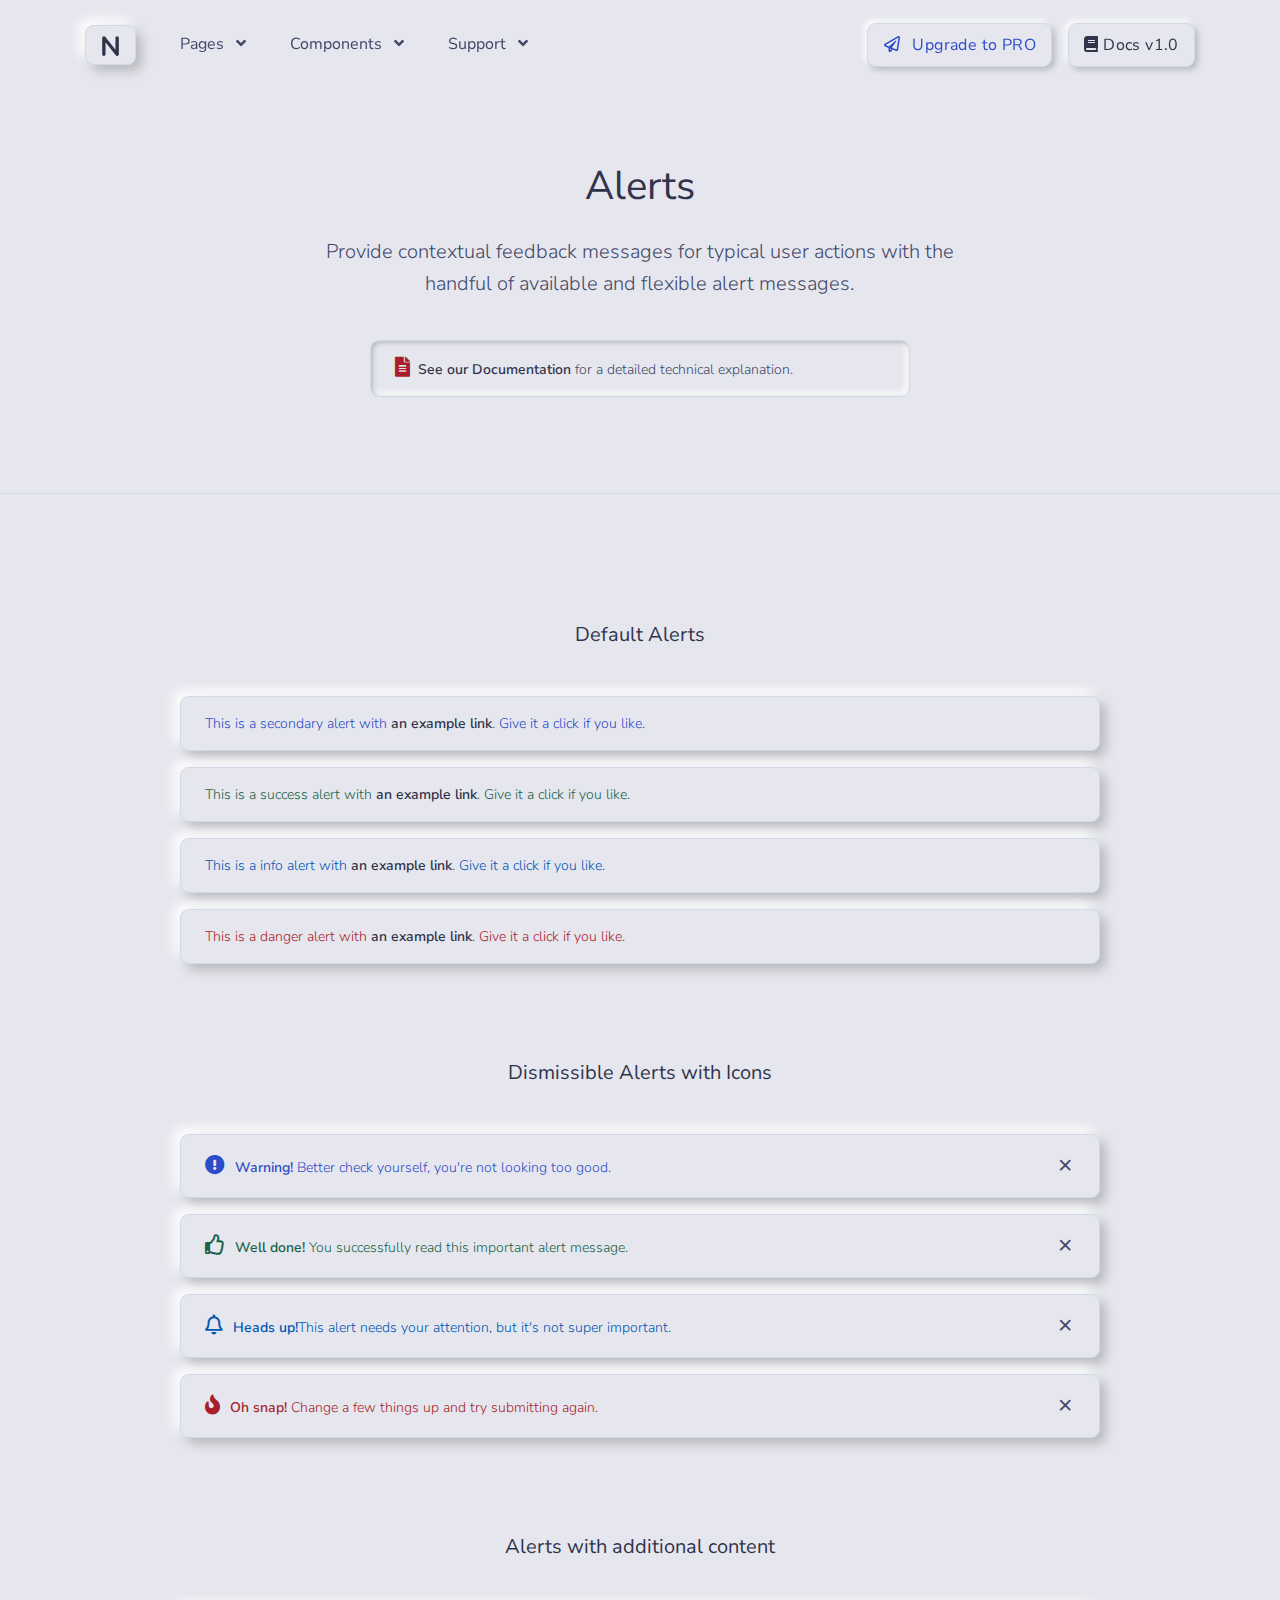
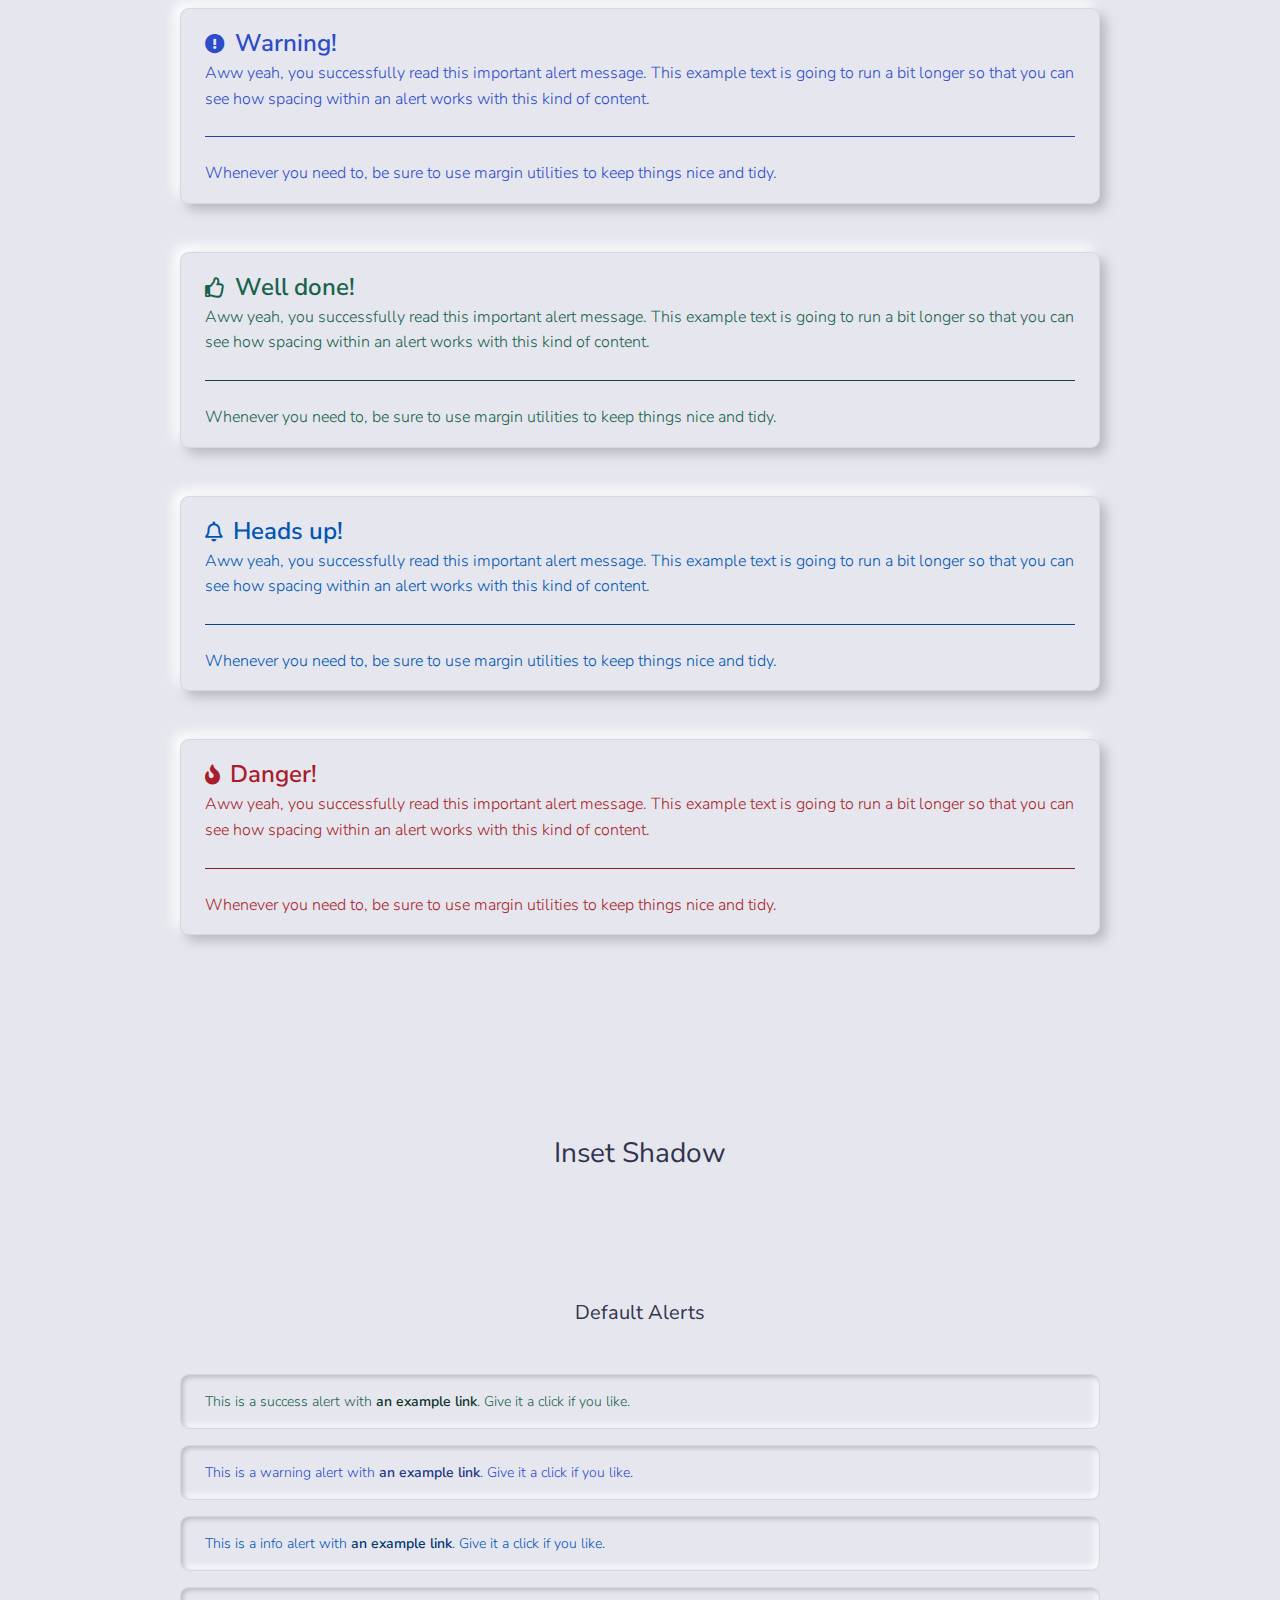
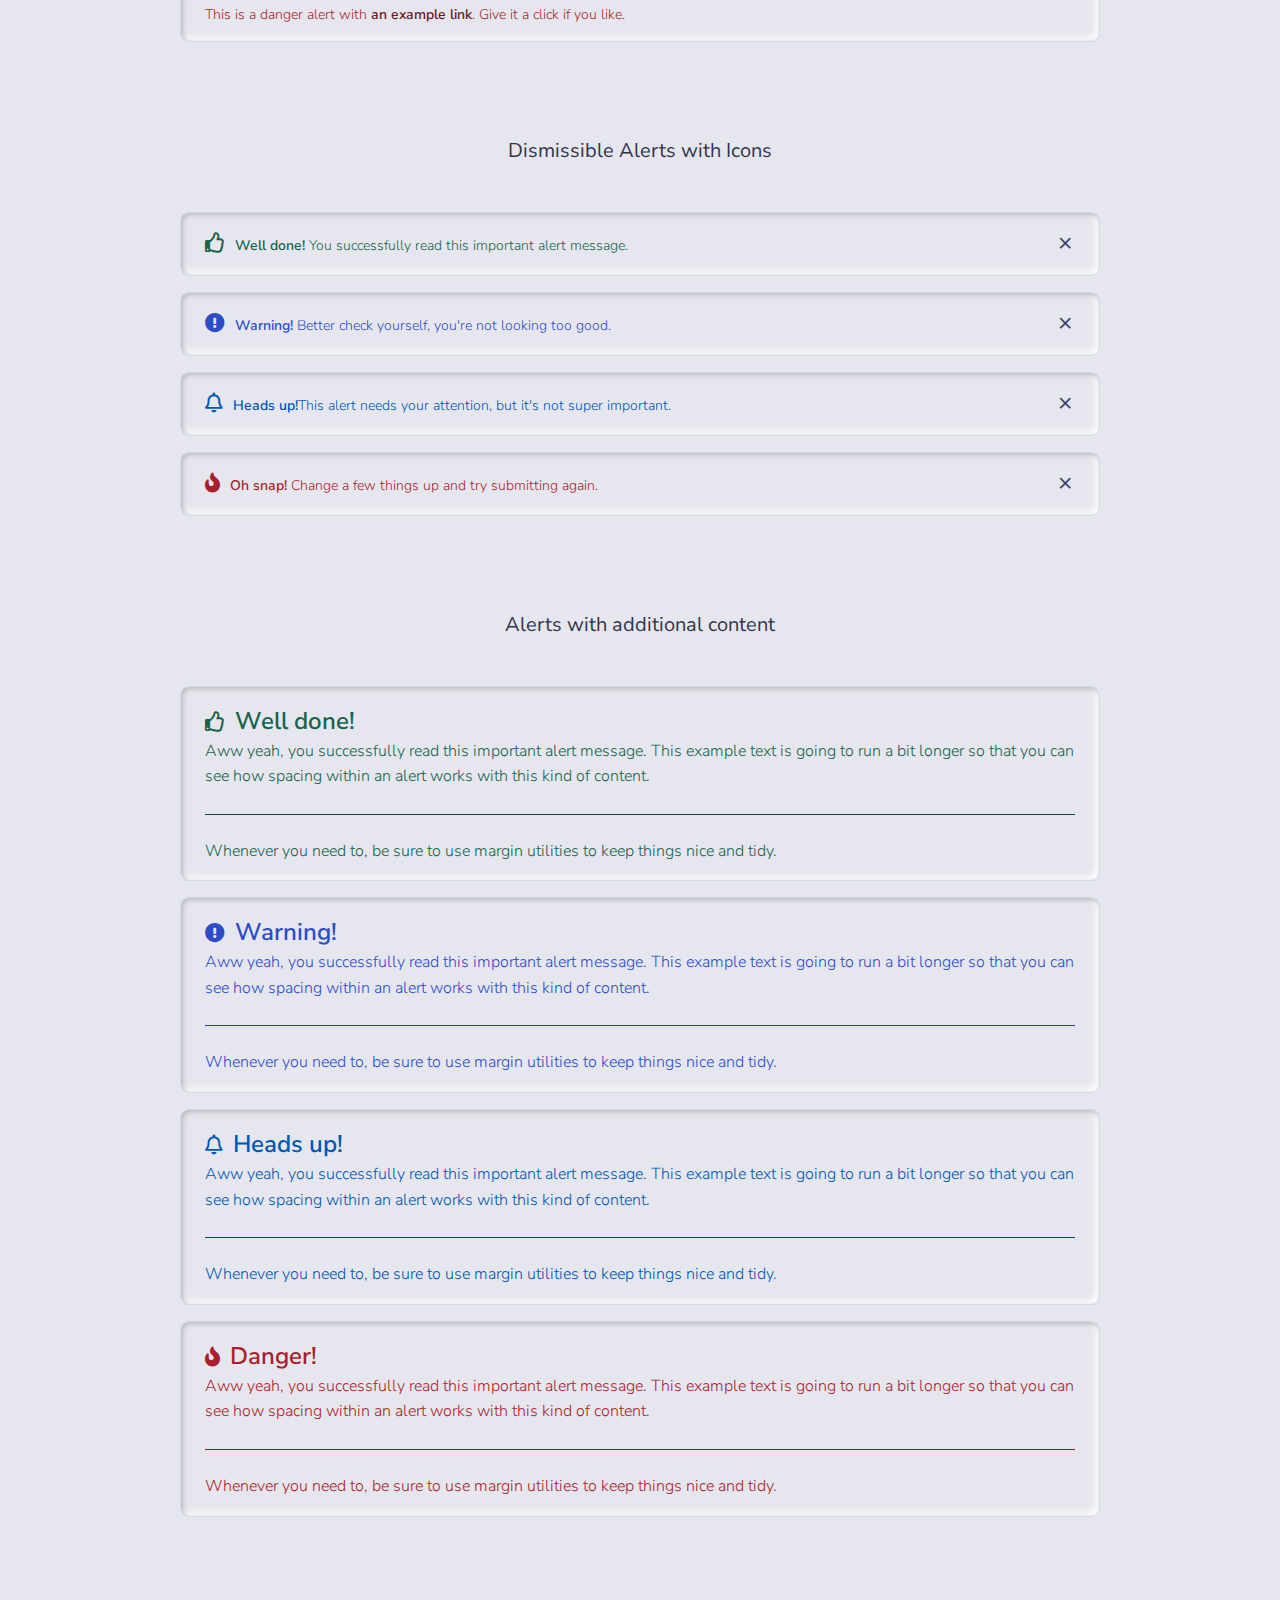
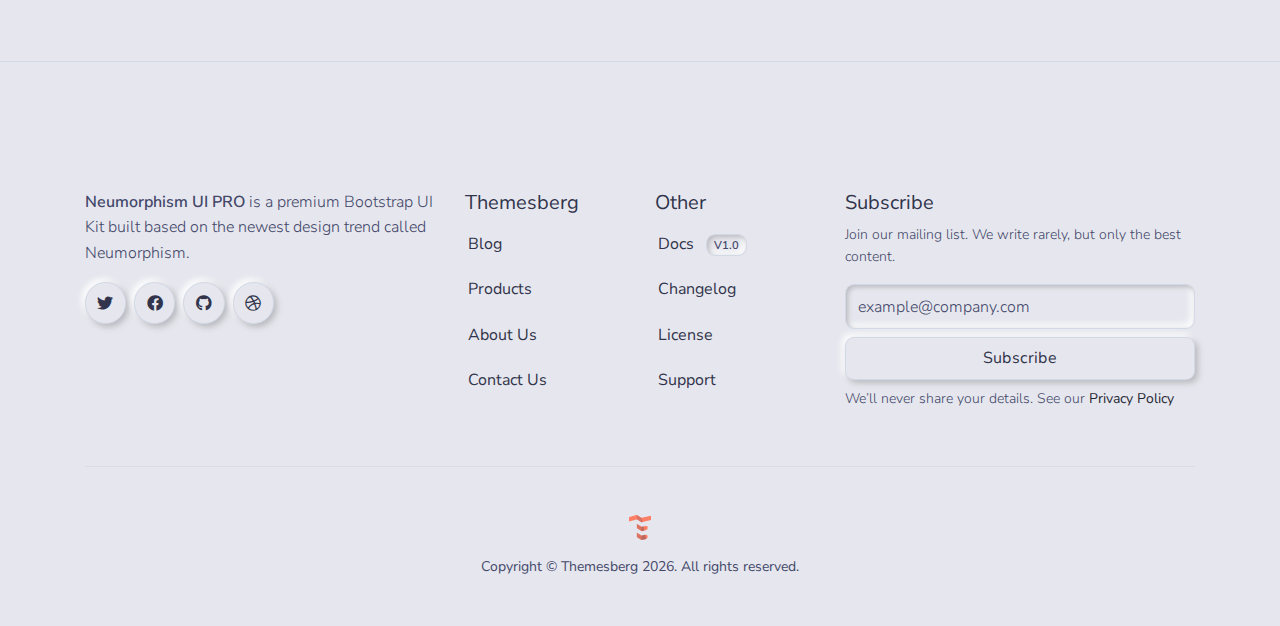
<file: html/components/alerts.html>
<!--

=========================================================
* Neumorphism UI - v1.0.0
=========================================================

* Product Page: https://themesberg.com/product/ui-kits/neumorphism-ui
* Copyright 2020 Themesberg MIT LICENSE (https://www.themesberg.com/licensing#mit)

* Coded by https://themesberg.com

=========================================================

* The above copyright notice and this permission notice shall be included in all copies or substantial portions of the Software.

-->
<!DOCTYPE html>
<html lang="en">

<head>
    <meta http-equiv="Content-Type" content="text/html; charset=utf-8" />
<!-- Primary Meta Tags -->
<title>Neumorphism Components - Alerts</title>
<meta name="viewport" content="width=device-width, initial-scale=1, shrink-to-fit=no">
<meta name="title" content="Neumorphism Components - Alerts">
<meta name="author" content="Themesberg">

<link rel="canonical" href="https://themesberg.com/product/ui-kits/neumorphism-ui/" />

<!--  Social tags -->
<meta name="keywords" content="neumorphism, neumorphism ui, neomorphism, neomorphism ui, neomorphism css, neumorphism css, neumorph, neumorphic, design system, login, form, table, tables, card, cards, navbar, modal, icons, icons, map, chat, carousel, menu, datepicker, gallery, slider, date, social, dropdown, search, tab, nav, footer, date picker, forms, tabs, time, button, select, input, timeline, cart, about us, account, log in, blog, profile, portfolio, landing page, ecommerce, shop, landing, register, app, contact, one page, sign up, signup, store, bootstrap 4, bootstrap4, dashboard, bootstrap 4 dashboard, bootstrap 4 design, bootstrap 4 system, bootstrap 4, bootstrap 4 uit kit, bootstrap 4 kit, themesberg, html kit, html css template, web template, bootstrap, bootstrap 4, css3 template, frontend, responsive bootstrap template, bootstrap ui kit, responsive ui kit">
<meta name="description" content="Start developing neumorphic web applications and pages using Neumorphism UI. It features over 100 individual components and 5 example pages.">

<!-- Schema.org markup for Google+ -->
<meta itemprop="name" content="Neumorphism UI by Themesberg">
<meta itemprop="description" content="Start developing neumorphic web applications and pages using Neumorphism UI. It features over 100 individual components and 5 example pages.">
<meta itemprop="image" content="https://themesberg.s3.us-east-2.amazonaws.com/public/products/neumorphism-ui/neumorphism-thumbnail.jpg">

<!-- Twitter Card data -->
<meta name="twitter:card" content="product">
<meta name="twitter:site" content="@themesberg">
<meta name="twitter:title" content="Neumorphism UI by Themesberg">
<meta name="twitter:description" content="Start developing neumorphic web applications and pages using Neumorphism UI. It features over 100 individual components and 5 example pages.">
<meta name="twitter:creator" content="@themesberg">
<meta name="twitter:image" content="https://themesberg.s3.us-east-2.amazonaws.com/public/products/neumorphism-ui/neumorphism-thumbnail.jpg">

<!-- Open Graph data -->
<meta property="fb:app_id" content="214738555737136">
<meta property="og:title" content="Neumorphism UI by Themesberg" />
<meta property="og:type" content="article" />
<meta property="og:url" content="https://demo.themesberg.com/neumorphism-ui/" />
<meta property="og:image" content="https://themesberg.s3.us-east-2.amazonaws.com/public/products/neumorphism-ui/neumorphism-thumbnail.jpg"/>
<meta property="og:description" content="Start developing neumorphic web applications and pages using Neumorphism UI. It features over 100 individual components and 5 example pages." />
<meta property="og:site_name" content="Themesberg" />

<!-- Favicon -->
<link rel="apple-touch-icon" sizes="120x120" href="../../assets/img/favicon/apple-touch-icon.png">
<link rel="icon" type="image/png" sizes="32x32" href="../../assets/img/favicon/favicon-32x32.png">
<link rel="icon" type="image/png" sizes="16x16" href="../../assets/img/favicon/favicon-16x16.png">
<link rel="manifest" href="../../assets/img/favicon/site.webmanifest">
<link rel="mask-icon" href="../../assets/img/favicon/safari-pinned-tab.svg" color="#ffffff">
<meta name="msapplication-TileColor" content="#ffffff">
<meta name="theme-color" content="#ffffff">

<!-- Fontawesome -->
<link type="text/css" href="../../vendor/@fortawesome/fontawesome-free/css/all.min.css" rel="stylesheet">

<!-- Pixel CSS -->
<link type="text/css" href="../../css/neumorphism.css" rel="stylesheet">

<!-- NOTICE: You can use the _analytics.html partial to include production code specific code & trackers -->

</head>

<body>
    <header class="header-global">
    <nav id="navbar-main" aria-label="Primary navigation" class="navbar navbar-main navbar-expand-lg navbar-theme-primary headroom navbar-light">
        <div class="container position-relative">
            <a class="navbar-brand shadow-soft py-2 px-3 rounded border border-light mr-lg-4" href="../../index.html">
                <img class="navbar-brand-dark" src="../../assets/img/brand/dark.svg" alt="Logo light">
                <img class="navbar-brand-light" src="../../assets/img/brand/dark.svg" alt="Logo dark">
            </a>
            <div class="navbar-collapse collapse" id="navbar_global">
                <div class="navbar-collapse-header">
                    <div class="row">
                        <div class="col-6 collapse-brand">
                            <a href="../../index.html" class="navbar-brand shadow-soft py-2 px-3 rounded border border-light">
                                <img src="../../assets/img/brand/dark.svg" alt="Themesberg logo">
                            </a>
                        </div>
                        <div class="col-6 collapse-close">
                            <a href="#navbar_global" class="fas fa-times" data-toggle="collapse" data-target="#navbar_global" aria-controls="navbar_global" aria-expanded="false" title="close" aria-label="Toggle navigation"></a>
                        </div>
                    </div>
                </div>
                <ul class="navbar-nav navbar-nav-hover align-items-lg-center">
                    <li class="nav-item dropdown">
                        <a href="#" class="nav-link" data-toggle="dropdown" >
                            <span class="nav-link-inner-text">Pages</span>
                            <span class="fas fa-angle-down nav-link-arrow ml-2"></span>
                        </a>
                        <ul class="dropdown-menu">
                            <li><a class="dropdown-item" href="../../html/pages/about.html">About</a></li>
                            <li><a class="dropdown-item" href="../../html/pages/pricing.html">Pricing</a></li>
                            <li><a class="dropdown-item" href="../../html/pages/contact.html">Contact</a></li>
                            <li><a class="dropdown-item" href="../../html/pages/sign-in.html">Sign in</a></li>
                            <li><a class="dropdown-item" href="../../html/pages/sign-up.html">Sign up</a></li>
                        </ul>
                    </li>
                    <li class="nav-item dropdown mega-dropdown">
                        <a href="#" class="nav-link" data-toggle="dropdown" >
                            <span class="nav-link-inner-text">Components</span>
                            <span class="fas fa-angle-down nav-link-arrow ml-2"></span>
                        </a>
                        <div class="dropdown-menu">
                            <div class="row">
                                <div class="col-lg-6 inside-bg d-none d-lg-block">
                                    <div class="justify-content-center bg-primary text-white">
                                        <div class="px-6 pb-5 pt-3">
                                            <img src="../../assets/img/megamenu-image.jpg" alt="Pixel Components">
                                        </div>
                                        <div class="z-2 pb-4 text-center">
                                            <a href="../../html/components/all.html"  class="btn btn-primary mb-2 mb-sm-0 mr-3 text-secondary">
                                                <span class="mr-1"><span class="fas fa-th-large"></span></span>
                                                All components
                                            </a>
                                            <a href="https://themesberg.com/docs/neumorphism-ui/components/alerts" target="_blank" class="btn btn-primary mb-2 mb-sm-0">
                                                <span class="mr-1"><span class="fas fa-book"></span></span>
                                                Docs v1.0
                                            </a>
                                        </div>
                                    </div>
                                </div>
                                <div class="col pl-0">
                                    <ul class="list-style-none">
                                        <li><a class="dropdown-item" href="../../html/components/accordions.html">Accordions</a></li>
                                        <li><a class="dropdown-item" href="../../html/components/alerts.html">Alerts</a></li>
                                        <li><a class="dropdown-item" href="../../html/components/badges.html">Badges</a></li>
                                        <li><a class="dropdown-item" href="../../html/components/bootstrap-carousels.html">Bootstrap Carousels</a></li>
                                        <li><a class="dropdown-item" href="../../html/components/breadcrumbs.html">Breadcrumbs</a></li>
                                        <li><a class="dropdown-item" href="../../html/components/buttons.html">Buttons</a></li>
                                        <li><a class="dropdown-item d-flex align-items-center justify-content-between" href="https://themesberg.com/docs/neumorphism-ui/plugins/jquery-counters/" target="_blank">Counters <span class="badge badge-dark ml-3">Pro</span></a></li>
                                        <li><a class="dropdown-item" href="../../html/components/cards.html">Cards</a></li>
                                        <li><a class="dropdown-item d-flex align-items-center justify-content-between" href="https://themesberg.com/docs/neumorphism-ui/components/e-commerce/" target="_blank">E-commerce <span class="badge badge-dark ml-3">Pro</span></a></li>
                                    </ul>
                                </div>
                                <div class="col pl-0">
                                    <ul class="list-style-none">
                                        <li><a class="dropdown-item" href="../../html/components/forms.html">Forms</a></li>
                                        <li><a class="dropdown-item d-flex align-items-center justify-content-between" href="https://themesberg.com/docs/neumorphism-ui/components/icon-boxes/" target="_blank">Icon Boxes <span class="badge badge-dark ml-3">Pro</span></a></li>
                                        <li><a class="dropdown-item" href="../../html/components/modals.html">Modals</a></li>
                                        <li><a class="dropdown-item" href="../../html/components/navs.html">Navs</a></li>
                                        <li><a class="dropdown-item d-flex align-items-center justify-content-between" href="https://themesberg.com/docs/neumorphism-ui/plugins/owl-carousel/" target="_blank">Owl Carousels <span class="badge badge-dark ml-3">Pro</span></a></li>
                                        <li><a class="dropdown-item" href="../../html/components/pagination.html">Pagination</a></li>
                                        <li><a class="dropdown-item" href="../../html/components/popovers.html">Popovers</a></li>
                                        <li><a class="dropdown-item" href="../../html/components/progress-bars.html">Progress Bars</a></li>

                                    </ul>
                                </div>
                                <div class="col pl-0">
                                    <ul class="list-style-none">
                                        <li><a class="dropdown-item d-flex align-items-center justify-content-between" href="https://themesberg.com/docs/neumorphism-ui/components/icon-boxes/#steps" target="_blank">Steps <span class="badge badge-dark ml-3">Pro</span></a></li>
                                        <li><a class="dropdown-item" href="../../html/components/tables.html">Tables</a></li>
                                        <li><a class="dropdown-item" href="../../html/components/tabs.html">Tabs</a> </li>
                                        <li><a class="dropdown-item" href="../../html/components/toasts.html">Toasts</a> </li>
                                        <li><a class="dropdown-item d-flex align-items-center justify-content-between" href="https://themesberg.com/docs/neumorphism-ui/components/timelines/" target="_blank">Timelines <span class="badge badge-dark ml-3">Pro</span></a></li>
                                        <li><a class="dropdown-item" href="../../html/components/tooltips.html">Tooltips</a></li>
                                        <li><a class="dropdown-item" href="../../html/components/typography.html">Typography</a></li>
                                        <li><a class="dropdown-item d-flex align-items-center justify-content-between" href="https://demo.themesberg.com/neumorphism-ui-pro/html/components/widgets.html" target="_blank">Widgets <span class="badge badge-dark ml-3">Pro</span></a></li>
                                    </ul>
                                </div>
                            </div>
                        </div>
                    </li>
                    <li class="nav-item dropdown">
                        <a href="#" class="nav-link" data-toggle="dropdown" >
                            <span class="nav-link-inner-text">Support</span>
                            <span class="fas fa-angle-down nav-link-arrow ml-2"></span>
                        </a>
                        <div class="dropdown-menu dropdown-menu-lg">
                            <div class="col-auto px-0" data-dropdown-content>
                                <div class="list-group list-group-flush">
                                    <a href="https://themesberg.com/docs/neumorphism-ui/getting-started/quick-start/" target="_blank" class="list-group-item list-group-item-action d-flex align-items-center p-0 py-3 px-lg-4">
                                        <span class="icon icon-sm icon-secondary"><span class="fas fa-file-alt"></span></span>
                                        <div class="ml-4">
                                            <span class="text-dark d-block">Documentation<span class="badge badge-sm badge-secondary ml-2">v1.0</span></span>
                                            <span class="small">Examples and guides</span>
                                        </div>
                                    </a>
                                    <a href="https://github.com/themesberg/th-neumorphism-ui-pro/issues" target="_blank" class="list-group-item list-group-item-action d-flex align-items-center p-0 py-3 px-lg-4">
                                        <span class="icon icon-sm icon-secondary"><span class="fas fa-microphone-alt"></span></span>
                                        <div class="ml-4">
                                            <span class="text-dark d-block">Support</span>
                                            <span class="small">Looking for answers? Ask us!</span>
                                        </div>
                                    </a>
                                </div>
                            </div>
                        </div>
                    </li>
                </ul>
            </div>
            <div class="d-flex align-items-center">
                <a href="https://themesberg.com/product/ui-kits/neumorphism-ui-pro" target="_blank" class="btn btn-primary text-secondary mr-3"><i class="far fa-paper-plane mr-2"></i> Upgrade to PRO</a>
                <a href="https://themesberg.com/docs/neumorphism-ui/getting-started/quick-start/" target="_blank" class="btn btn-primary d-none d-md-inline-block"><i class="fas fa-book"></i> Docs v1.0</a>
                <button class="navbar-toggler ml-2" type="button" data-toggle="collapse" data-target="#navbar_global" aria-controls="navbar_global" aria-expanded="false" aria-label="Toggle navigation">
                    <span class="navbar-toggler-icon"></span>
                </button>
            </div>
        </div>
    </nav>
</header>
    <main>
        <!-- Hero -->
        <div class="section-header pb-6 bg-primary overflow-hidden text-center border-bottom border-light">
            <div class="container z-2">
                <div class="row mb-4 justify-content-center">
                    <div class="col-12 col-md-8 col-lg-7">
                        <h1 class="display-3 mb-4">Alerts</h1>
                        <p class="lead">Provide contextual feedback messages for typical user actions with the handful of available and flexible alert messages.</p>
                    </div>
                </div>
                <div class="row justify-content-center">
                    <div class="col-12 col-md-10 col-lg-6">
                        <div class="alert shadow-inset">
                            <div class="d-flex">
                                <div class="alert-inner--text">
                                    <span class="icon text-danger icon-xs mr-2 mr-md-1"><span class="fas fa-file-alt"></span></span>
                                    <a target="_blank" href="https://themesberg.com/docs/neumorphism-ui/components/alerts/">See our Documentation</a> for a detailed technical explanation.
                                </div>
                            </div>
                        </div>
                    </div>
                </div>
            </div>
        </div>
        <!-- End of Hero -->

        <div class="section bg-primary text-dark section-lg">
    <div class="container">
        <!-- Title -->
        <div class="row">
            <div class="col text-center">
                <div class="mb-5">
                    <span class="h5 text-center">Default Alerts</span>
                </div>
            </div>
        </div>
        <!-- End of title-->
        <div class="row justify-content-center">
            <div class="col-12 col-md-10">
                <div class="alert alert-secondary shadow-soft" role="alert">
                    <span class="alert-inner--text">This is a secondary alert with <a href="#" class="alert-link">an
                            example link</a>. Give it a click if you like.</span>
                </div>
                <div class="alert alert-success shadow-soft" role="alert">
                    <span class="alert-inner--text">This is a success alert with <a href="#" class="alert-link">an
                            example link</a>. Give it a click if you like.</span>
                </div>
                <div class="alert alert-info shadow-soft" role="alert">
                    <span class="alert-inner--text">This is a info alert with <a href="#" class="alert-link">an
                            example link</a>. Give it a click if you like.</span>
                </div>
                <div class="alert alert-danger shadow-soft" role="alert">
                    <span class="alert-inner--text">This is a danger alert with <a href="#" class="alert-link">an
                            example link</a>. Give it a click if you like.</span>
                </div>
            </div>
        </div>
        <!-- Title -->
        <div class="row">
            <div class="col text-center">
                <div class="mt-6 mb-5">
                    <span class="h5 text-center">Dismissible Alerts with Icons</span>
                </div>
            </div>
        </div>
        <!-- End of Title -->
        <div class="row justify-content-center">
            <div class="col-12 col-md-10">
                <div class="alert alert-secondary alert-dismissible shadow-soft fade show" role="alert">
                    <span class="alert-inner--icon"><span class="fas fa-exclamation-circle"></span></span>
                    <span class="alert-inner--text"><strong>Warning!</strong> Better check yourself, you're not
                        looking too good.</span>
                    <button type="button" class="close text-dark" data-dismiss="alert" aria-label="Close">
                        <span aria-hidden="true">&times;</span>
                    </button>
                </div>
                <div class="alert alert-success alert-dismissible shadow-soft fade show" role="alert">
                    <span class="alert-inner--icon"><span class="far fa-thumbs-up"></span></span>
                    <span class="alert-inner--text"><strong>Well done!</strong> You successfully read this
                        important alert message.</span>
                    <button type="button" class="close" data-dismiss="alert" aria-label="Close">
                        <span aria-hidden="true">&times;</span>
                    </button>
                </div>
                <div class="alert alert-info alert-dismissible shadow-soft fade show" role="alert">
                    <span class="alert-inner--icon"><span class="far fa-bell"></span></span>
                    <span class="alert-inner--text"><strong>Heads up!</strong>This alert needs your attention,
                        but it's not super important.</span>
                    <button type="button" class="close" data-dismiss="alert" aria-label="Close">
                        <span aria-hidden="true">&times;</span>
                    </button>
                </div>
                <div class="alert alert-danger alert-dismissible shadow-soft fade show" role="alert">
                    <span class="alert-inner--icon"><span class="fas fa-fire"></span></span>
                    <span class="alert-inner--text"><strong>Oh snap!</strong> Change a few things up and try
                        submitting again.</span>
                    <button type="button" class="close" data-dismiss="alert" aria-label="Close">
                        <span aria-hidden="true">&times;</span>
                    </button>
                </div>
            </div>
        </div>
        <!-- Title -->
        <div class="row">
            <div class="col text-center">
                <div class="mt-6 mb-5">
                    <span class="h5 text-center">Alerts with additional content</span>
                </div>
            </div>
        </div>
        <!-- End of Title -->
        <div class="row justify-content-center">
            <div class="col-12 col-md-10">
                <div class="alert alert-secondary shadow-soft mb-4 mb-lg-5" role="alert">
                    <span class="alert-inner--icon icon-lg"><span class="fas fa-exclamation-circle"></span></span>
                    <span class="alert-heading">Warning!</span>
                    <p>Aww yeah, you successfully read this important alert message. This example text is going to run a bit longer so that you can see how spacing within an alert works with this kind of content.</p>
                    <hr>
                    <p class="mb-0">Whenever you need to, be sure to use margin utilities to keep things nice and tidy.</p>
                </div>
                <div class="alert alert-success shadow-soft mb-4 mb-lg-5" role="alert">
                    <span class="alert-inner--icon icon-lg"><span class="far fa-thumbs-up"></span></span>
                    <span class="alert-heading">Well done!</span>
                    <p>Aww yeah, you successfully read this important alert message. This example text is going to run a bit longer so that you can see how spacing within an alert works with this kind of content.</p>
                    <hr>
                    <p class="mb-0">Whenever you need to, be sure to use margin utilities to keep things nice and tidy.</p>
                </div>
                <div class="alert alert-info shadow-soft mb-4 mb-lg-5" role="alert">
                    <span class="alert-inner--icon icon-lg"><span class="far fa-bell"></span></span>
                    <span class="alert-heading">Heads up!</span>
                    <p>Aww yeah, you successfully read this important alert message. This example text is going to run a bit longer so that you can see how spacing within an alert works with this kind of content.</p>
                    <hr>
                    <p class="mb-0">Whenever you need to, be sure to use margin utilities to keep things nice and tidy.</p>
                </div>
                <div class="alert alert-danger shadow-soft mb-4 mb-lg-5" role="alert">
                    <span class="alert-inner--icon icon-lg"><span class="fas fa-fire"></span></span>
                    <span class="alert-heading">Danger!</span>
                    <p>Aww yeah, you successfully read this important alert message. This example text is going to run a bit longer so that you can see how spacing within an alert works with this kind of content.</p>
                    <hr>
                    <p class="mb-0">Whenever you need to, be sure to use margin utilities to keep things nice and tidy.</p>
                </div>
            </div>
        </div>
    </div>
</div>
<!-- End of Section -->
<div class="section pt-4 pb-0">
    <div class="container">
        <div class="row">
            <div class="col text-center">
                <span class="h3">Inset Shadow</span>
            </div>
        </div>
    </div>
</div>
<!-- Section -->
<div class="section section-lg">
    <div class="container">
        <!-- Title -->
        <div class="row">
            <div class="col text-center">
                <div class="mb-5">
                    <span class="h5 text-center">Default Alerts</span>
                </div>
            </div>
        </div>
        <!-- End of Title -->
        <div class="row justify-content-center">
            <div class="col-12 col-md-10">
                <div class="alert alert-success shadow-inset" role="alert">
                    <span class="alert-inner--text">This is a success alert with <a href="#" class="alert-link">an
                            example link</a>. Give it a click if you like.</span>
                </div>
                <div class="alert alert-secondary shadow-inset" role="alert">
                    <span class="alert-inner--text">This is a warning alert with <a href="#" class="alert-link">an
                            example link</a>. Give it a click if you like.</span>
                </div>
                <div class="alert alert-info shadow-inset" role="alert">
                    <span class="alert-inner--text">This is a info alert with <a href="#" class="alert-link">an
                            example link</a>. Give it a click if you like.</span>
                </div>
                <div class="alert alert-danger shadow-inset" role="alert">
                    <span class="alert-inner--text">This is a danger alert with <a href="#" class="alert-link">an
                            example link</a>. Give it a click if you like.</span>
                </div>
            </div>
        </div>
        <!-- Title -->
        <div class="row">
            <div class="col text-center">
                <div class="mt-6 mb-5">
                    <span class="h5 text-center">Dismissible Alerts with Icons</span>
                </div>
            </div>
        </div>
        <!-- End of Title -->
        <div class="row justify-content-center">
            <div class="col-12 col-md-10">
                <div class="alert alert-success alert-dismissible shadow-inset fade show" role="alert">
                    <span class="alert-inner--icon"><span class="far fa-thumbs-up"></span></span>
                    <span class="alert-inner--text"><strong>Well done!</strong> You successfully read this
                        important alert message.</span>
                    <button type="button" class="close" data-dismiss="alert" aria-label="Close">
                        <span aria-hidden="true">&times;</span>
                    </button>
                </div>
                <div class="alert alert-secondary alert-dismissible shadow-inset fade show" role="alert">
                    <span class="alert-inner--icon"><span class="fas fa-exclamation-circle"></span></span>
                    <span class="alert-inner--text"><strong>Warning!</strong> Better check yourself, you're not
                        looking too good.</span>
                    <button type="button" class="close" data-dismiss="alert" aria-label="Close">
                        <span aria-hidden="true">&times;</span>
                    </button>
                </div>
                <div class="alert alert-info alert-dismissible shadow-inset fade show" role="alert">
                    <span class="alert-inner--icon"><span class="far fa-bell"></span></span>
                    <span class="alert-inner--text"><strong>Heads up!</strong>This alert needs your attention,
                        but it's not super important.</span>
                    <button type="button" class="close" data-dismiss="alert" aria-label="Close">
                        <span aria-hidden="true">&times;</span>
                    </button>
                </div>
                <div class="alert alert-danger alert-dismissible shadow-inset fade show" role="alert">
                    <span class="alert-inner--icon"><span class="fas fa-fire"></span></span>
                    <span class="alert-inner--text"><strong>Oh snap!</strong> Change a few things up and try
                        submitting again.</span>
                    <button type="button" class="close" data-dismiss="alert" aria-label="Close">
                        <span aria-hidden="true">&times;</span>
                    </button>
                </div>
            </div>
        </div>
        <!-- Title -->
        <div class="row">
            <div class="col text-center">
                <div class="mt-6 mb-5">
                    <span class="h5 text-center">Alerts with additional content</span>
                </div>
            </div>
        </div>
        <!-- End of Title -->
        <div class="row justify-content-center">
            <div class="col-12 col-md-10">
                <div class="alert alert-success shadow-inset" role="alert">
                    <span class="alert-inner--icon icon-lg"><span class="far fa-thumbs-up"></span></span>
                    <span class="alert-heading">Well done!</span>
                    <p>Aww yeah, you successfully read this important alert message. This example text is going to run a bit longer so that you can see how spacing within an alert works with this kind of content.</p>
                    <hr>
                    <p class="mb-0">Whenever you need to, be sure to use margin utilities to keep things nice and tidy.</p>
                </div>
                <div class="alert alert-secondary shadow-inset" role="alert">
                    <span class="alert-inner--icon icon-lg"><span class="fas fa-exclamation-circle"></span></span>
                    <span class="alert-heading">Warning!</span>
                    <p>Aww yeah, you successfully read this important alert message. This example text is going to run a bit longer so that you can see how spacing within an alert works with this kind of content.</p>
                    <hr>
                    <p class="mb-0">Whenever you need to, be sure to use margin utilities to keep things nice and tidy.</p>
                </div>
                <div class="alert alert-info shadow-inset" role="alert">
                    <span class="alert-inner--icon icon-lg"><span class="far fa-bell"></span></span>
                    <span class="alert-heading">Heads up!</span>
                    <p>Aww yeah, you successfully read this important alert message. This example text is going to run a bit longer so that you can see how spacing within an alert works with this kind of content.</p>
                    <hr>
                    <p class="mb-0">Whenever you need to, be sure to use margin utilities to keep things nice and tidy.</p>
                </div>
                <div class="alert alert-danger shadow-inset" role="alert">
                    <span class="alert-inner--icon icon-lg"><span class="fas fa-fire"></span></span>
                    <span class="alert-heading">Danger!</span>
                    <p>Aww yeah, you successfully read this important alert message. This example text is going to run a bit longer so that you can see how spacing within an alert works with this kind of content.</p>
                    <hr>
                    <p class="mb-0">Whenever you need to, be sure to use margin utilities to keep things nice and tidy.</p>
                </div>
            </div>
        </div>
    </div>
</div>
<!-- End of Section -->

    </main>
    <footer class="d-flex pb-5 pt-6 pt-md-7 border-top border-light bg-primary">
    <div class="container">
        <div class="row">
            <div class="col-lg-4">
                <p><strong>Neumorphism UI PRO</strong> is a premium Bootstrap UI Kit built based on the newest design trend called Neumorphism.</p>
                <ul class="d-flex list-unstyled mb-5 mb-lg-0">
                    <li class="mr-2">
                        <a href="https://twitter.com/themesberg" target="_blank" class="btn btn-icon-only btn-pill btn-primary" aria-label="twitter social link"
                        data-toggle="tooltip" data-placement="top" title="Follow @themesberg on Twitter">
                            <span aria-hidden="true" class="fab fa-twitter"></span>
                        </a>
                    </li>
                    <li class="mr-2">
                        <a href="https://www.facebook.com/themesberg/" target="_blank" class="btn btn-icon-only btn-pill btn-primary" aria-label="facebook social link"
                        data-toggle="tooltip" data-placement="top" title="Like @themesberg on Facebook">
                            <span aria-hidden="true" class="fab fa-facebook"></span>
                        </a>
                    </li>
                    <li class="mr-2">
                        <a href="https://github.com/themesberg" target="_blank" class="btn btn-icon-only btn-pill btn-primary" aria-label="github social link"
                        data-toggle="tooltip" data-placement="top" title="Open source projects">
                            <span aria-hidden="true" class="fab fa-github"></span>
                        </a>
                    </li>
                    <li>
                        <a href="https://dribbble.com/themesberg" target="_blank" class="btn btn-icon-only btn-pill btn-primary" aria-label="dribbble social link"
                        data-toggle="tooltip" data-placement="top" title="Follow us on Dribbble">
                            <span aria-hidden="true" class="fab fa-dribbble"></span>
                        </a>
                    </li>
                </ul>
            </div>
            <div class="col-6 col-lg-2 mb-5 mb-lg-0">
                <h5>Themesberg</h5>
                <ul class="footer-links list-unstyled mt-2">
                    <li class="mb-1"><a class="p-2" target="_blank" href="https://themesberg.com/blog">Blog</a></li>
                    <li class="mb-1"><a class="p-2" target="_blank" href="https://themesberg.com/products">Products</a></li>
                    <li class="mb-1"><a class="p-2" target="_blank" href="https://themesberg.com/about">About Us</a></li>
                    <li><a class="p-2" target="_blank" href="https://themesberg.com/contact">Contact Us</a></li>
                </ul>
            </div>
            <div class="col-6 col-lg-2 mb-5 mb-lg-0">
                <h5>Other</h5>
                <ul class="footer-links list-unstyled mt-2">
                    <li class="mb-1"><a class="p-2" href="https://themesberg.com/docs/pixel-bootstrap/getting-started/overview/" target="_blank">Docs
                        <span class="badge badge-gray text-uppercase ml-2">v1.0</span></a>
                    </li>
                    <li class="mb-1">
                        <a class="p-2" href="https://themesberg.com/docs/pixel-bootstrap/getting-started/changelog" target="_blank">Changelog</a>
                    </li>
                    <li class="mb-1">
                        <a class="p-2" target="_blank" href="https://themesberg.com/licensing">License</a>
                    </li>
                    <li>
                        <a class="p-2" target="_blank" href="https://github.com/themesberg/pixel-bootstrap-ui-kit/issues">Support</a>
                    </li>
                </ul>
            </div>
            <div class="col-12 col-lg-4 mb-5 mb-lg-0">
                <h5>Subscribe</h5>
                <p class="text-gray font-small mt-2">Join our mailing list. We write rarely, but only the best content.</p>
                <form action="#">
                    <div class="form-row mb-2">
                        <div class="col-12">
                            <label class="h6 font-weight-normal d-none" for="exampleInputEmail3">Email address</label>
                            <input type="email" class="form-control mb-2" placeholder="example@company.com" name="email" aria-label="Subscribe form" id="exampleInputEmail3" required>
                        </div>
                        <div class="col-12">
                            <button type="submit" class="btn btn-primary btn-block" data-loading-text="Sending">
                                <span>Subscribe</span>
                            </button>
                        </div>
                    </div>
                </form>
                <p class="text-gray font-small m-0">We’ll never share your details. See our <a class="text-black" href="#">Privacy Policy</a></p>
            </div>
        </div>
        <hr class="my-5">
        <div class="row">
            <div class="col">
                <a href="https://themesberg.com" target="_blank" class="d-flex justify-content-center">
                    <img src="../../assets/img/themesberg.svg" height="25" class="mb-3" alt="Themesberg Logo">
                </a>
            <div class="d-flex text-center justify-content-center align-items-center" role="contentinfo">
                <p class="font-weight-normal font-small mb-0">Copyright © Themesberg
                    <span class="current-year">2020</span>. All rights reserved.</p>
                </div>
            </div>
        </div>
    </div>
</footer>

    <!-- Core -->
<script src="../../vendor/jquery/dist/jquery.min.js"></script>
<script src="../../vendor/popper.js/dist/umd/popper.min.js"></script>
<script src="../../vendor/bootstrap/dist/js/bootstrap.min.js"></script>
<script src="../../vendor/headroom.js/dist/headroom.min.js"></script>

<!-- Vendor JS -->
<script src="../../vendor/onscreen/dist/on-screen.umd.min.js"></script>
<script src="../../vendor/nouislider/distribute/nouislider.min.js"></script>
<script src="../../vendor/bootstrap-datepicker/dist/js/bootstrap-datepicker.min.js"></script>
<script src="../../vendor/waypoints/lib/jquery.waypoints.min.js"></script>
<script src="../../vendor/jarallax/dist/jarallax.min.js"></script>
<script src="../../vendor/jquery.counterup/jquery.counterup.min.js"></script>
<script src="../../vendor/jquery-countdown/dist/jquery.countdown.min.js"></script>
<script src="../../vendor/smooth-scroll/dist/smooth-scroll.polyfills.min.js"></script>
<script src="../../vendor/prismjs/prism.js"></script>

<script async defer src="https://buttons.github.io/buttons.js"></script>

<!-- Neumorphism JS -->
<script src="../../assets/js/neumorphism.js"></script>
</body>

</html>
</file>
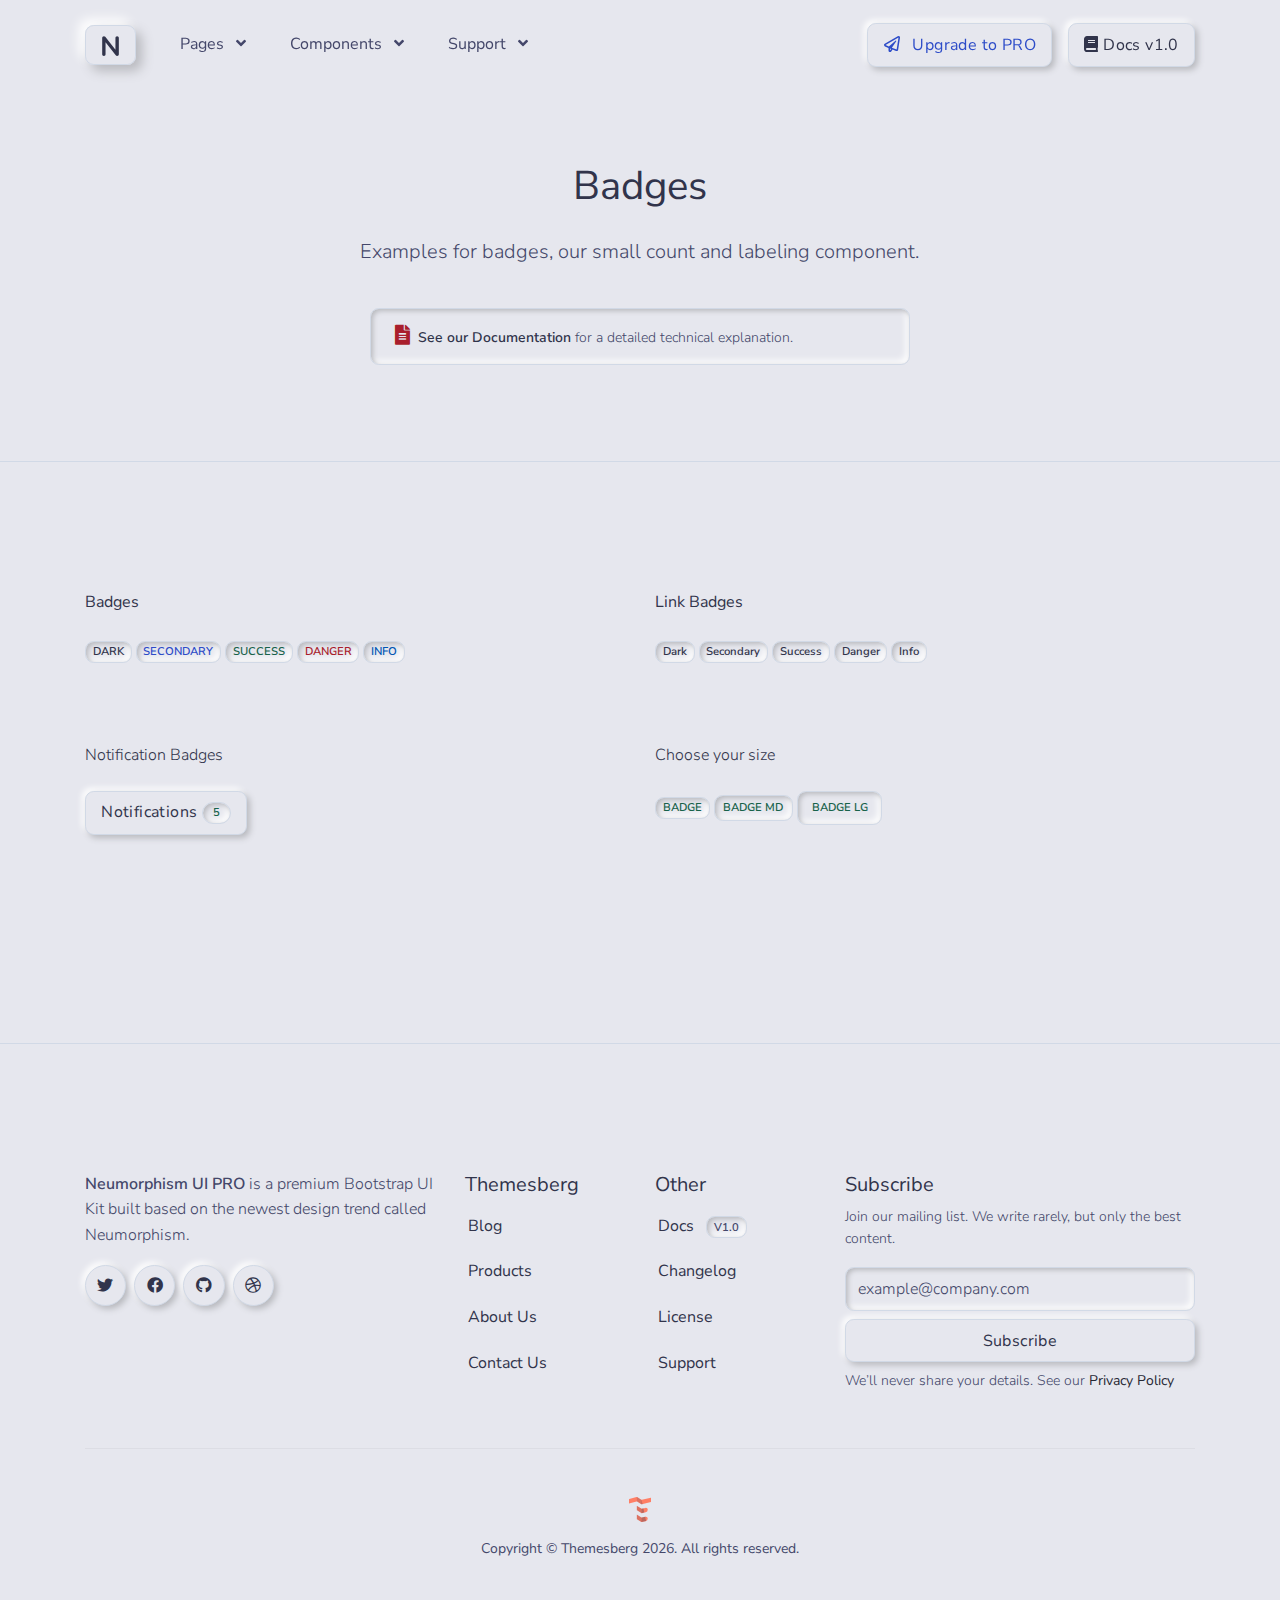
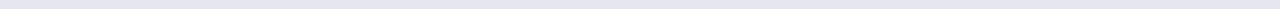
<file: html/components/badges.html>
<!--

=========================================================
* Neumorphism UI - v1.0.0
=========================================================

* Product Page: https://themesberg.com/product/ui-kits/neumorphism-ui
* Copyright 2020 Themesberg MIT LICENSE (https://www.themesberg.com/licensing#mit)

* Coded by https://themesberg.com

=========================================================

* The above copyright notice and this permission notice shall be included in all copies or substantial portions of the Software.

-->
<!DOCTYPE html>
<html lang="en">

<head>
    <meta http-equiv="Content-Type" content="text/html; charset=utf-8" />
<!-- Primary Meta Tags -->
<title>Neumorphism Components - Badges</title>
<meta name="viewport" content="width=device-width, initial-scale=1, shrink-to-fit=no">
<meta name="title" content="Neumorphism Components - Badges">
<meta name="author" content="Themesberg">

<link rel="canonical" href="https://themesberg.com/product/ui-kits/neumorphism-ui/" />

<!--  Social tags -->
<meta name="keywords" content="neumorphism, neumorphism ui, neomorphism, neomorphism ui, neomorphism css, neumorphism css, neumorph, neumorphic, design system, login, form, table, tables, card, cards, navbar, modal, icons, icons, map, chat, carousel, menu, datepicker, gallery, slider, date, social, dropdown, search, tab, nav, footer, date picker, forms, tabs, time, button, select, input, timeline, cart, about us, account, log in, blog, profile, portfolio, landing page, ecommerce, shop, landing, register, app, contact, one page, sign up, signup, store, bootstrap 4, bootstrap4, dashboard, bootstrap 4 dashboard, bootstrap 4 design, bootstrap 4 system, bootstrap 4, bootstrap 4 uit kit, bootstrap 4 kit, themesberg, html kit, html css template, web template, bootstrap, bootstrap 4, css3 template, frontend, responsive bootstrap template, bootstrap ui kit, responsive ui kit">
<meta name="description" content="Start developing neumorphic web applications and pages using Neumorphism UI. It features over 100 individual components and 5 example pages.">

<!-- Schema.org markup for Google+ -->
<meta itemprop="name" content="Neumorphism UI by Themesberg">
<meta itemprop="description" content="Start developing neumorphic web applications and pages using Neumorphism UI. It features over 100 individual components and 5 example pages.">
<meta itemprop="image" content="https://themesberg.s3.us-east-2.amazonaws.com/public/products/neumorphism-ui/neumorphism-thumbnail.jpg">

<!-- Twitter Card data -->
<meta name="twitter:card" content="product">
<meta name="twitter:site" content="@themesberg">
<meta name="twitter:title" content="Neumorphism UI by Themesberg">
<meta name="twitter:description" content="Start developing neumorphic web applications and pages using Neumorphism UI. It features over 100 individual components and 5 example pages.">
<meta name="twitter:creator" content="@themesberg">
<meta name="twitter:image" content="https://themesberg.s3.us-east-2.amazonaws.com/public/products/neumorphism-ui/neumorphism-thumbnail.jpg">

<!-- Open Graph data -->
<meta property="fb:app_id" content="214738555737136">
<meta property="og:title" content="Neumorphism UI by Themesberg" />
<meta property="og:type" content="article" />
<meta property="og:url" content="https://demo.themesberg.com/neumorphism-ui/" />
<meta property="og:image" content="https://themesberg.s3.us-east-2.amazonaws.com/public/products/neumorphism-ui/neumorphism-thumbnail.jpg"/>
<meta property="og:description" content="Start developing neumorphic web applications and pages using Neumorphism UI. It features over 100 individual components and 5 example pages." />
<meta property="og:site_name" content="Themesberg" />

<!-- Favicon -->
<link rel="apple-touch-icon" sizes="120x120" href="../../assets/img/favicon/apple-touch-icon.png">
<link rel="icon" type="image/png" sizes="32x32" href="../../assets/img/favicon/favicon-32x32.png">
<link rel="icon" type="image/png" sizes="16x16" href="../../assets/img/favicon/favicon-16x16.png">
<link rel="manifest" href="../../assets/img/favicon/site.webmanifest">
<link rel="mask-icon" href="../../assets/img/favicon/safari-pinned-tab.svg" color="#ffffff">
<meta name="msapplication-TileColor" content="#ffffff">
<meta name="theme-color" content="#ffffff">

<!-- Fontawesome -->
<link type="text/css" href="../../vendor/@fortawesome/fontawesome-free/css/all.min.css" rel="stylesheet">

<!-- Pixel CSS -->
<link type="text/css" href="../../css/neumorphism.css" rel="stylesheet">

<!-- NOTICE: You can use the _analytics.html partial to include production code specific code & trackers -->

</head>

<body>
    <header class="header-global">
    <nav id="navbar-main" aria-label="Primary navigation" class="navbar navbar-main navbar-expand-lg navbar-theme-primary headroom navbar-light">
        <div class="container position-relative">
            <a class="navbar-brand shadow-soft py-2 px-3 rounded border border-light mr-lg-4" href="../../index.html">
                <img class="navbar-brand-dark" src="../../assets/img/brand/dark.svg" alt="Logo light">
                <img class="navbar-brand-light" src="../../assets/img/brand/dark.svg" alt="Logo dark">
            </a>
            <div class="navbar-collapse collapse" id="navbar_global">
                <div class="navbar-collapse-header">
                    <div class="row">
                        <div class="col-6 collapse-brand">
                            <a href="../../index.html" class="navbar-brand shadow-soft py-2 px-3 rounded border border-light">
                                <img src="../../assets/img/brand/dark.svg" alt="Themesberg logo">
                            </a>
                        </div>
                        <div class="col-6 collapse-close">
                            <a href="#navbar_global" class="fas fa-times" data-toggle="collapse" data-target="#navbar_global" aria-controls="navbar_global" aria-expanded="false" title="close" aria-label="Toggle navigation"></a>
                        </div>
                    </div>
                </div>
                <ul class="navbar-nav navbar-nav-hover align-items-lg-center">
                    <li class="nav-item dropdown">
                        <a href="#" class="nav-link" data-toggle="dropdown" >
                            <span class="nav-link-inner-text">Pages</span>
                            <span class="fas fa-angle-down nav-link-arrow ml-2"></span>
                        </a>
                        <ul class="dropdown-menu">
                            <li><a class="dropdown-item" href="../../html/pages/about.html">About</a></li>
                            <li><a class="dropdown-item" href="../../html/pages/pricing.html">Pricing</a></li>
                            <li><a class="dropdown-item" href="../../html/pages/contact.html">Contact</a></li>
                            <li><a class="dropdown-item" href="../../html/pages/sign-in.html">Sign in</a></li>
                            <li><a class="dropdown-item" href="../../html/pages/sign-up.html">Sign up</a></li>
                        </ul>
                    </li>
                    <li class="nav-item dropdown mega-dropdown">
                        <a href="#" class="nav-link" data-toggle="dropdown" >
                            <span class="nav-link-inner-text">Components</span>
                            <span class="fas fa-angle-down nav-link-arrow ml-2"></span>
                        </a>
                        <div class="dropdown-menu">
                            <div class="row">
                                <div class="col-lg-6 inside-bg d-none d-lg-block">
                                    <div class="justify-content-center bg-primary text-white">
                                        <div class="px-6 pb-5 pt-3">
                                            <img src="../../assets/img/megamenu-image.jpg" alt="Pixel Components">
                                        </div>
                                        <div class="z-2 pb-4 text-center">
                                            <a href="../../html/components/all.html"  class="btn btn-primary mb-2 mb-sm-0 mr-3 text-secondary">
                                                <span class="mr-1"><span class="fas fa-th-large"></span></span>
                                                All components
                                            </a>
                                            <a href="https://themesberg.com/docs/neumorphism-ui/components/alerts" target="_blank" class="btn btn-primary mb-2 mb-sm-0">
                                                <span class="mr-1"><span class="fas fa-book"></span></span>
                                                Docs v1.0
                                            </a>
                                        </div>
                                    </div>
                                </div>
                                <div class="col pl-0">
                                    <ul class="list-style-none">
                                        <li><a class="dropdown-item" href="../../html/components/accordions.html">Accordions</a></li>
                                        <li><a class="dropdown-item" href="../../html/components/alerts.html">Alerts</a></li>
                                        <li><a class="dropdown-item" href="../../html/components/badges.html">Badges</a></li>
                                        <li><a class="dropdown-item" href="../../html/components/bootstrap-carousels.html">Bootstrap Carousels</a></li>
                                        <li><a class="dropdown-item" href="../../html/components/breadcrumbs.html">Breadcrumbs</a></li>
                                        <li><a class="dropdown-item" href="../../html/components/buttons.html">Buttons</a></li>
                                        <li><a class="dropdown-item d-flex align-items-center justify-content-between" href="https://themesberg.com/docs/neumorphism-ui/plugins/jquery-counters/" target="_blank">Counters <span class="badge badge-dark ml-3">Pro</span></a></li>
                                        <li><a class="dropdown-item" href="../../html/components/cards.html">Cards</a></li>
                                        <li><a class="dropdown-item d-flex align-items-center justify-content-between" href="https://themesberg.com/docs/neumorphism-ui/components/e-commerce/" target="_blank">E-commerce <span class="badge badge-dark ml-3">Pro</span></a></li>
                                    </ul>
                                </div>
                                <div class="col pl-0">
                                    <ul class="list-style-none">
                                        <li><a class="dropdown-item" href="../../html/components/forms.html">Forms</a></li>
                                        <li><a class="dropdown-item d-flex align-items-center justify-content-between" href="https://themesberg.com/docs/neumorphism-ui/components/icon-boxes/" target="_blank">Icon Boxes <span class="badge badge-dark ml-3">Pro</span></a></li>
                                        <li><a class="dropdown-item" href="../../html/components/modals.html">Modals</a></li>
                                        <li><a class="dropdown-item" href="../../html/components/navs.html">Navs</a></li>
                                        <li><a class="dropdown-item d-flex align-items-center justify-content-between" href="https://themesberg.com/docs/neumorphism-ui/plugins/owl-carousel/" target="_blank">Owl Carousels <span class="badge badge-dark ml-3">Pro</span></a></li>
                                        <li><a class="dropdown-item" href="../../html/components/pagination.html">Pagination</a></li>
                                        <li><a class="dropdown-item" href="../../html/components/popovers.html">Popovers</a></li>
                                        <li><a class="dropdown-item" href="../../html/components/progress-bars.html">Progress Bars</a></li>

                                    </ul>
                                </div>
                                <div class="col pl-0">
                                    <ul class="list-style-none">
                                        <li><a class="dropdown-item d-flex align-items-center justify-content-between" href="https://themesberg.com/docs/neumorphism-ui/components/icon-boxes/#steps" target="_blank">Steps <span class="badge badge-dark ml-3">Pro</span></a></li>
                                        <li><a class="dropdown-item" href="../../html/components/tables.html">Tables</a></li>
                                        <li><a class="dropdown-item" href="../../html/components/tabs.html">Tabs</a> </li>
                                        <li><a class="dropdown-item" href="../../html/components/toasts.html">Toasts</a> </li>
                                        <li><a class="dropdown-item d-flex align-items-center justify-content-between" href="https://themesberg.com/docs/neumorphism-ui/components/timelines/" target="_blank">Timelines <span class="badge badge-dark ml-3">Pro</span></a></li>
                                        <li><a class="dropdown-item" href="../../html/components/tooltips.html">Tooltips</a></li>
                                        <li><a class="dropdown-item" href="../../html/components/typography.html">Typography</a></li>
                                        <li><a class="dropdown-item d-flex align-items-center justify-content-between" href="https://demo.themesberg.com/neumorphism-ui-pro/html/components/widgets.html" target="_blank">Widgets <span class="badge badge-dark ml-3">Pro</span></a></li>
                                    </ul>
                                </div>
                            </div>
                        </div>
                    </li>
                    <li class="nav-item dropdown">
                        <a href="#" class="nav-link" data-toggle="dropdown" >
                            <span class="nav-link-inner-text">Support</span>
                            <span class="fas fa-angle-down nav-link-arrow ml-2"></span>
                        </a>
                        <div class="dropdown-menu dropdown-menu-lg">
                            <div class="col-auto px-0" data-dropdown-content>
                                <div class="list-group list-group-flush">
                                    <a href="https://themesberg.com/docs/neumorphism-ui/getting-started/quick-start/" target="_blank" class="list-group-item list-group-item-action d-flex align-items-center p-0 py-3 px-lg-4">
                                        <span class="icon icon-sm icon-secondary"><span class="fas fa-file-alt"></span></span>
                                        <div class="ml-4">
                                            <span class="text-dark d-block">Documentation<span class="badge badge-sm badge-secondary ml-2">v1.0</span></span>
                                            <span class="small">Examples and guides</span>
                                        </div>
                                    </a>
                                    <a href="https://github.com/themesberg/th-neumorphism-ui-pro/issues" target="_blank" class="list-group-item list-group-item-action d-flex align-items-center p-0 py-3 px-lg-4">
                                        <span class="icon icon-sm icon-secondary"><span class="fas fa-microphone-alt"></span></span>
                                        <div class="ml-4">
                                            <span class="text-dark d-block">Support</span>
                                            <span class="small">Looking for answers? Ask us!</span>
                                        </div>
                                    </a>
                                </div>
                            </div>
                        </div>
                    </li>
                </ul>
            </div>
            <div class="d-flex align-items-center">
                <a href="https://themesberg.com/product/ui-kits/neumorphism-ui-pro" target="_blank" class="btn btn-primary text-secondary mr-3"><i class="far fa-paper-plane mr-2"></i> Upgrade to PRO</a>
                <a href="https://themesberg.com/docs/neumorphism-ui/getting-started/quick-start/" target="_blank" class="btn btn-primary d-none d-md-inline-block"><i class="fas fa-book"></i> Docs v1.0</a>
                <button class="navbar-toggler ml-2" type="button" data-toggle="collapse" data-target="#navbar_global" aria-controls="navbar_global" aria-expanded="false" aria-label="Toggle navigation">
                    <span class="navbar-toggler-icon"></span>
                </button>
            </div>
        </div>
    </nav>
</header>
    <main>
        <!-- Hero -->
        <div class="section-header pb-6 bg-primary overflow-hidden text-center border-bottom border-light">
            <div class="container z-2">
                <div class="row mb-4 justify-content-center">
                    <div class="col-12 col-md-8 col-lg-7">
                        <h1 class="display-3 mb-4">Badges</h1>
                        <p class="lead">Examples for badges, our small count and labeling component.</p>                            
                    </div>
                </div>
                <div class="row justify-content-center">
                    <div class="col-12 col-md-10 col-lg-6">
                        <div class="alert shadow-inset">
                            <div class="d-flex">
                                <div class="alert-inner--text">
                                    <span class="icon text-danger icon-xs mr-2 mr-md-1"><span class="fas fa-file-alt"></span></span>
                                    <a target="_blank" href="https://themesberg.com/docs/neumorphism-ui/components/badges/">See our Documentation</a> for a detailed technical explanation.
                                </div>
                            </div>
                        </div>
                    </div>
                </div>
            </div>
        </div>
        <!-- End of Hero -->
            <!-- Section -->
    <div class="section bg-primary text-dark section-lg">
        <div class="container">
            <div class="row mb-6">
                <div class="col-lg-6">
                    <div class="mb-4">
                        <span class="h6">Badges</span>
                    </div>
                    <span class="badge badge-dark text-uppercase">Dark</span>
                    <span class="badge badge-secondary text-uppercase">Secondary</span>
                    <span class="badge badge-success text-uppercase">Success</span>
                    <span class="badge badge-danger text-uppercase">Danger</span>
                    <span class="badge badge-info text-uppercase">Info</span>
                </div>
                <div class="col-lg-6">
                    <div class="mb-4">
                        <span class="h6">Link Badges</span>
                    </div>
                    <a href="#" class="badge badge-dark">Dark</a>
                    <a href="#" class="badge badge-secondary">Secondary</a>
                    <a href="#" class="badge badge-success">Success</a>
                    <a href="#" class="badge badge-danger">Danger</a>
                    <a href="#" class="badge badge-info">Info</a>
                </div>
            </div>
            <div class="row mb-6">
                <div class="col-lg-6">
                    <div class="mb-4">
                        <span>Notification Badges</span>
                    </div>
                    <button type="button" class="btn btn-primary">
                        Notifications <span class="badge badge-pill badge-success">5</span>
                        <span class="sr-only">unread messages</span>
                    </button>
                </div>
                <div class="col-lg-6">
                    <div class="mb-4">
                        <span>Choose your size</span>
                    </div>
                    <span class="badge badge-success text-uppercase">Badge</span>
                    <span class="badge badge-md badge-success text-uppercase">Badge md</span>
                    <span class="badge badge-lg badge-success text-uppercase">Badge lg</span>
                </div>
            </div>
        </div>
    </div>
    <!-- End of Section -->
    </main>
    <footer class="d-flex pb-5 pt-6 pt-md-7 border-top border-light bg-primary">
    <div class="container">
        <div class="row">
            <div class="col-lg-4">
                <p><strong>Neumorphism UI PRO</strong> is a premium Bootstrap UI Kit built based on the newest design trend called Neumorphism.</p>
                <ul class="d-flex list-unstyled mb-5 mb-lg-0">
                    <li class="mr-2">
                        <a href="https://twitter.com/themesberg" target="_blank" class="btn btn-icon-only btn-pill btn-primary" aria-label="twitter social link"
                        data-toggle="tooltip" data-placement="top" title="Follow @themesberg on Twitter">
                            <span aria-hidden="true" class="fab fa-twitter"></span>
                        </a>
                    </li>
                    <li class="mr-2">
                        <a href="https://www.facebook.com/themesberg/" target="_blank" class="btn btn-icon-only btn-pill btn-primary" aria-label="facebook social link"
                        data-toggle="tooltip" data-placement="top" title="Like @themesberg on Facebook">
                            <span aria-hidden="true" class="fab fa-facebook"></span>
                        </a>
                    </li>
                    <li class="mr-2">
                        <a href="https://github.com/themesberg" target="_blank" class="btn btn-icon-only btn-pill btn-primary" aria-label="github social link"
                        data-toggle="tooltip" data-placement="top" title="Open source projects">
                            <span aria-hidden="true" class="fab fa-github"></span>
                        </a>
                    </li>
                    <li>
                        <a href="https://dribbble.com/themesberg" target="_blank" class="btn btn-icon-only btn-pill btn-primary" aria-label="dribbble social link"
                        data-toggle="tooltip" data-placement="top" title="Follow us on Dribbble">
                            <span aria-hidden="true" class="fab fa-dribbble"></span>
                        </a>
                    </li>
                </ul>
            </div>
            <div class="col-6 col-lg-2 mb-5 mb-lg-0">
                <h5>Themesberg</h5>
                <ul class="footer-links list-unstyled mt-2">
                    <li class="mb-1"><a class="p-2" target="_blank" href="https://themesberg.com/blog">Blog</a></li>
                    <li class="mb-1"><a class="p-2" target="_blank" href="https://themesberg.com/products">Products</a></li>
                    <li class="mb-1"><a class="p-2" target="_blank" href="https://themesberg.com/about">About Us</a></li>
                    <li><a class="p-2" target="_blank" href="https://themesberg.com/contact">Contact Us</a></li>
                </ul>
            </div>
            <div class="col-6 col-lg-2 mb-5 mb-lg-0">
                <h5>Other</h5>
                <ul class="footer-links list-unstyled mt-2">
                    <li class="mb-1"><a class="p-2" href="https://themesberg.com/docs/pixel-bootstrap/getting-started/overview/" target="_blank">Docs
                        <span class="badge badge-gray text-uppercase ml-2">v1.0</span></a>
                    </li>
                    <li class="mb-1">
                        <a class="p-2" href="https://themesberg.com/docs/pixel-bootstrap/getting-started/changelog" target="_blank">Changelog</a>
                    </li>
                    <li class="mb-1">
                        <a class="p-2" target="_blank" href="https://themesberg.com/licensing">License</a>
                    </li>
                    <li>
                        <a class="p-2" target="_blank" href="https://github.com/themesberg/pixel-bootstrap-ui-kit/issues">Support</a>
                    </li>
                </ul>
            </div>
            <div class="col-12 col-lg-4 mb-5 mb-lg-0">
                <h5>Subscribe</h5>
                <p class="text-gray font-small mt-2">Join our mailing list. We write rarely, but only the best content.</p>
                <form action="#">
                    <div class="form-row mb-2">
                        <div class="col-12">
                            <label class="h6 font-weight-normal d-none" for="exampleInputEmail3">Email address</label>
                            <input type="email" class="form-control mb-2" placeholder="example@company.com" name="email" aria-label="Subscribe form" id="exampleInputEmail3" required>
                        </div>
                        <div class="col-12">
                            <button type="submit" class="btn btn-primary btn-block" data-loading-text="Sending">
                                <span>Subscribe</span>
                            </button>
                        </div>
                    </div>
                </form>
                <p class="text-gray font-small m-0">We’ll never share your details. See our <a class="text-black" href="#">Privacy Policy</a></p>
            </div>
        </div>
        <hr class="my-5">
        <div class="row">
            <div class="col">
                <a href="https://themesberg.com" target="_blank" class="d-flex justify-content-center">
                    <img src="../../assets/img/themesberg.svg" height="25" class="mb-3" alt="Themesberg Logo">
                </a>
            <div class="d-flex text-center justify-content-center align-items-center" role="contentinfo">
                <p class="font-weight-normal font-small mb-0">Copyright © Themesberg
                    <span class="current-year">2020</span>. All rights reserved.</p>
                </div>
            </div>
        </div>
    </div>
</footer>

    <!-- Core -->
<script src="../../vendor/jquery/dist/jquery.min.js"></script>
<script src="../../vendor/popper.js/dist/umd/popper.min.js"></script>
<script src="../../vendor/bootstrap/dist/js/bootstrap.min.js"></script>
<script src="../../vendor/headroom.js/dist/headroom.min.js"></script>

<!-- Vendor JS -->
<script src="../../vendor/onscreen/dist/on-screen.umd.min.js"></script>
<script src="../../vendor/nouislider/distribute/nouislider.min.js"></script>
<script src="../../vendor/bootstrap-datepicker/dist/js/bootstrap-datepicker.min.js"></script>
<script src="../../vendor/waypoints/lib/jquery.waypoints.min.js"></script>
<script src="../../vendor/jarallax/dist/jarallax.min.js"></script>
<script src="../../vendor/jquery.counterup/jquery.counterup.min.js"></script>
<script src="../../vendor/jquery-countdown/dist/jquery.countdown.min.js"></script>
<script src="../../vendor/smooth-scroll/dist/smooth-scroll.polyfills.min.js"></script>
<script src="../../vendor/prismjs/prism.js"></script>

<script async defer src="https://buttons.github.io/buttons.js"></script>

<!-- Neumorphism JS -->
<script src="../../assets/js/neumorphism.js"></script>
</body>

</html>
</file>
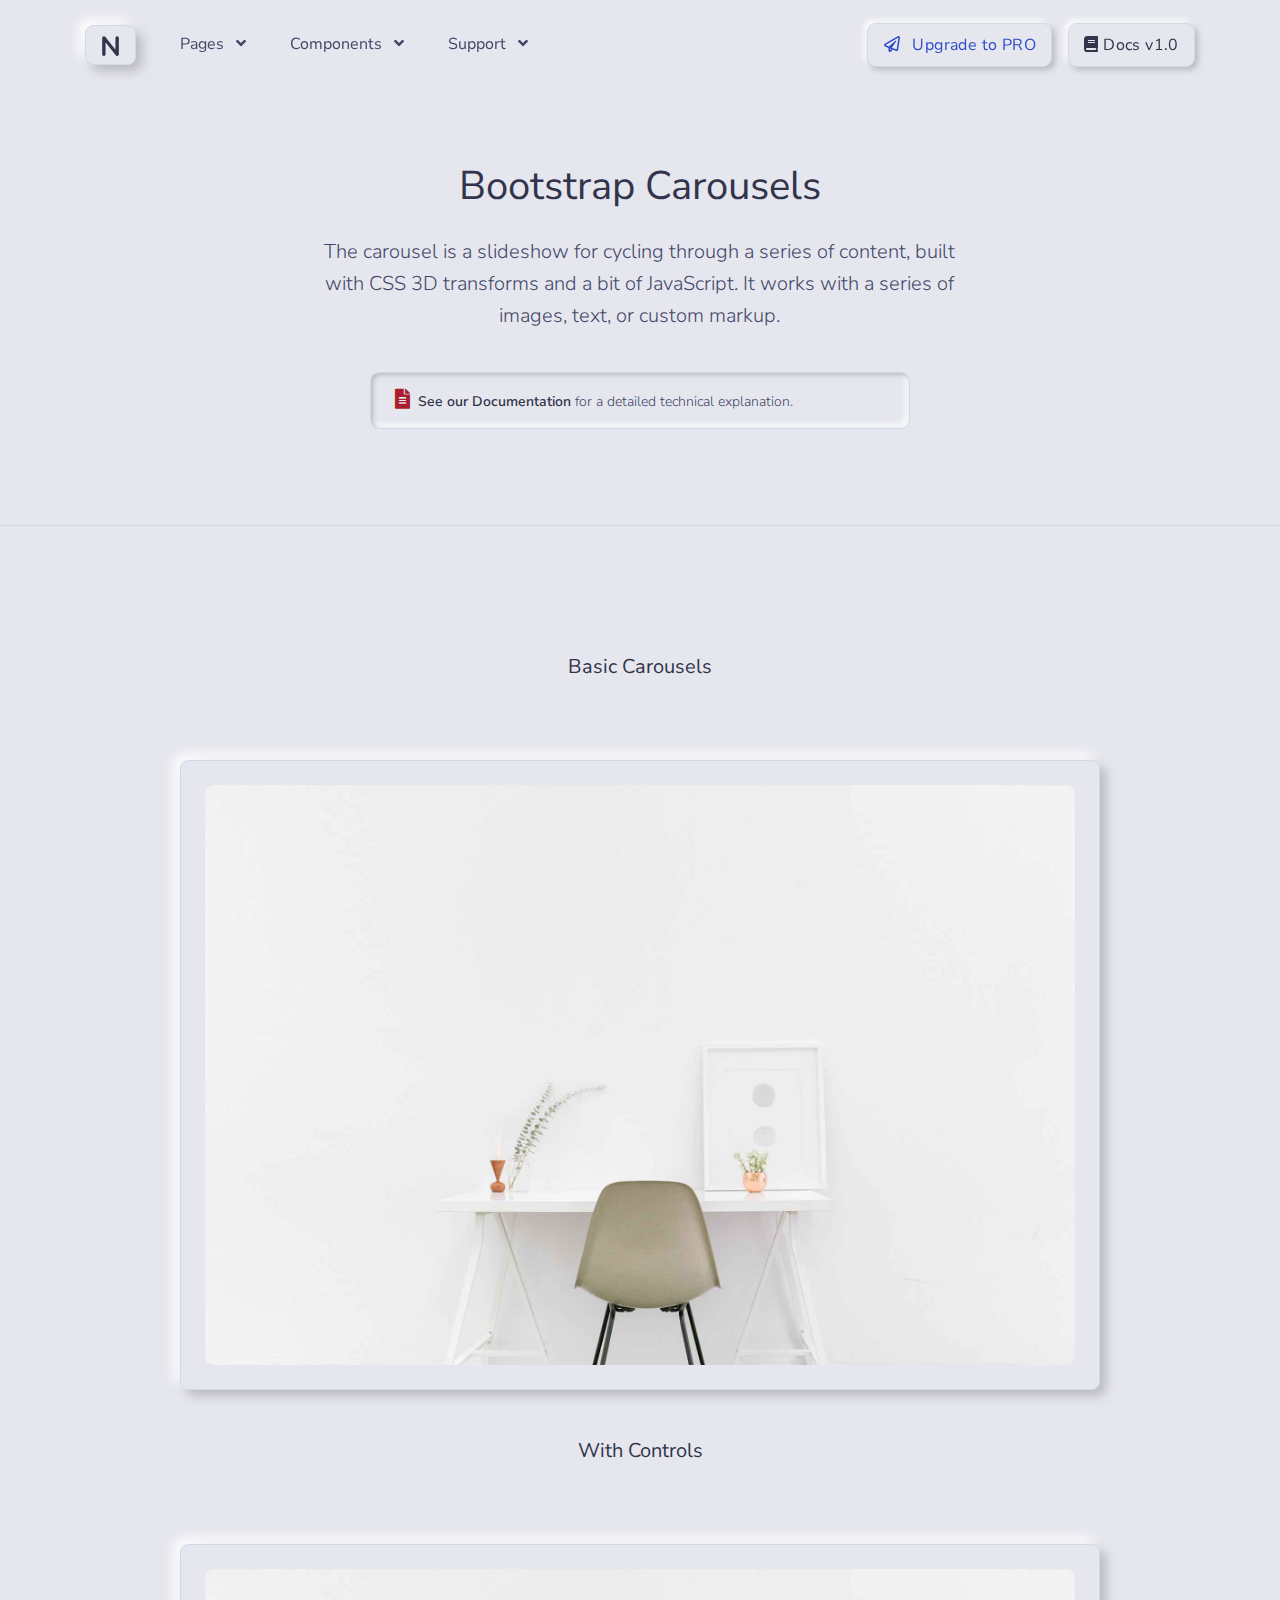
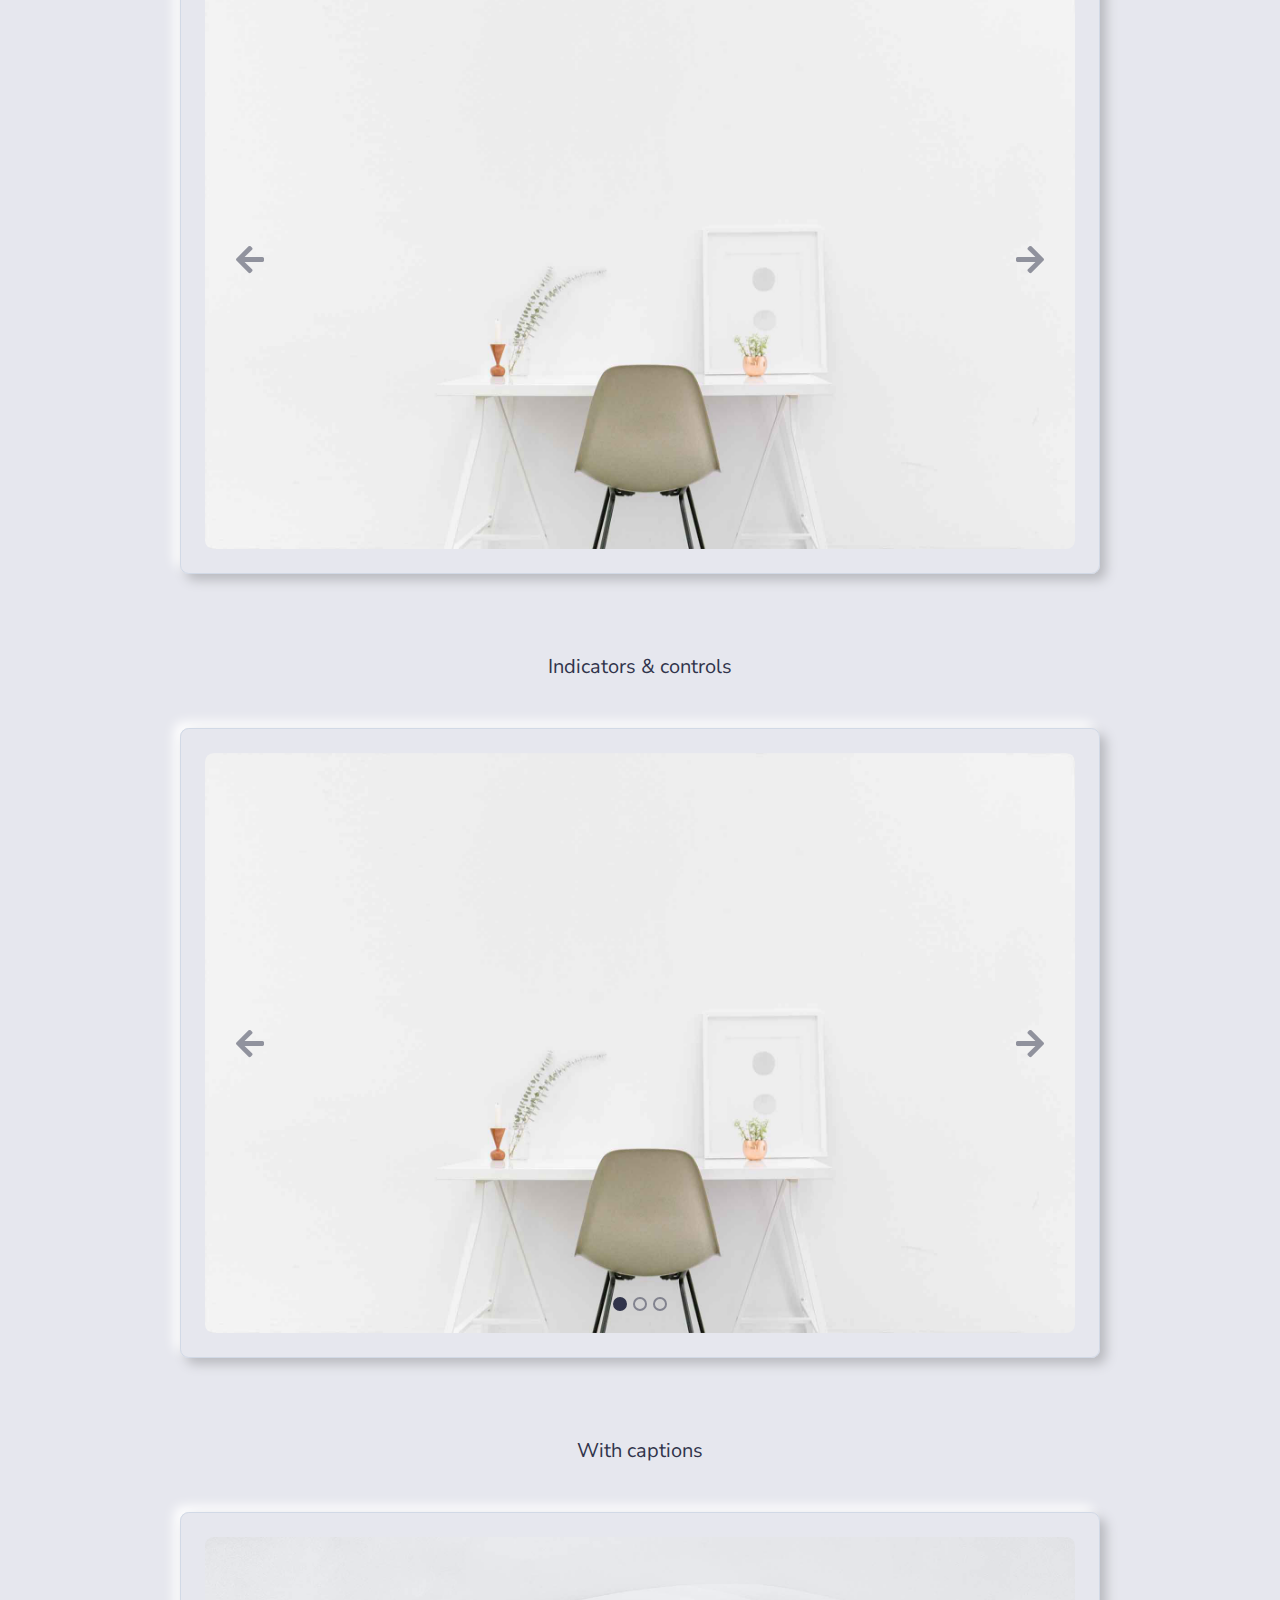
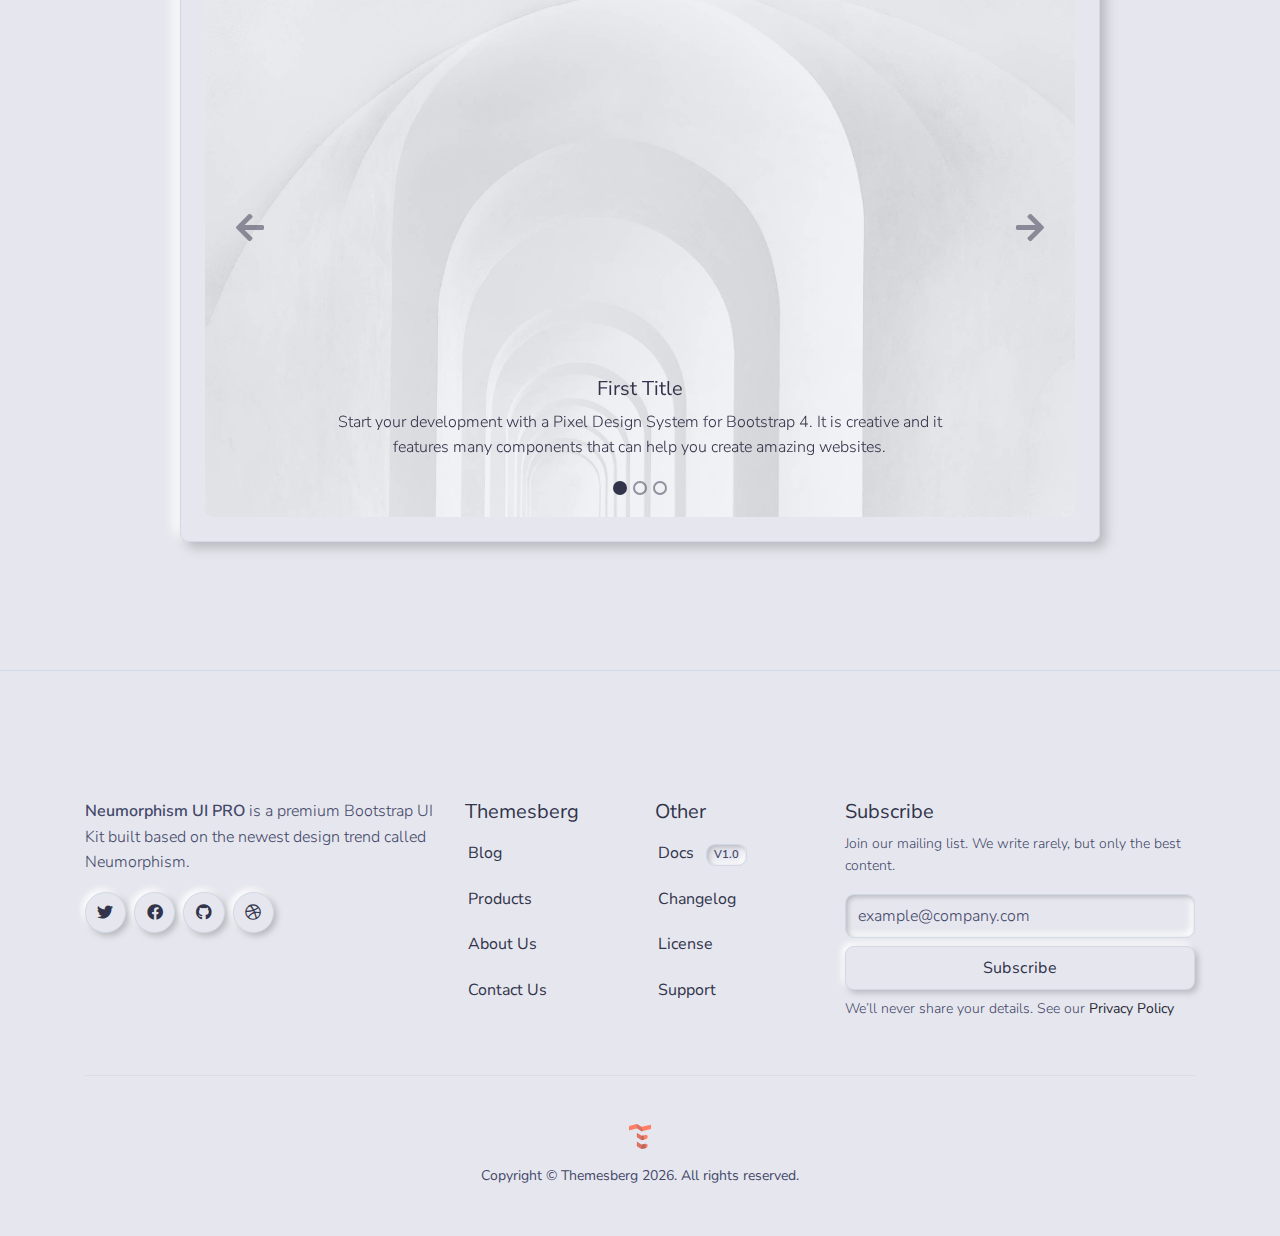
<file: html/components/bootstrap-carousels.html>
<!--

=========================================================
* Neumorphism UI - v1.0.0
=========================================================

* Product Page: https://themesberg.com/product/ui-kits/neumorphism-ui
* Copyright 2020 Themesberg MIT LICENSE (https://www.themesberg.com/licensing#mit)

* Coded by https://themesberg.com

=========================================================

* The above copyright notice and this permission notice shall be included in all copies or substantial portions of the Software.

-->
<!DOCTYPE html>
<html lang="en">

<head>
    <meta http-equiv="Content-Type" content="text/html; charset=utf-8" />
<!-- Primary Meta Tags -->
<title>Neumorphism Components - Bootstrap carousels</title>
<meta name="viewport" content="width=device-width, initial-scale=1, shrink-to-fit=no">
<meta name="title" content="Neumorphism Components - Bootstrap carousels">
<meta name="author" content="Themesberg">

<link rel="canonical" href="https://themesberg.com/product/ui-kits/neumorphism-ui/" />

<!--  Social tags -->
<meta name="keywords" content="neumorphism, neumorphism ui, neomorphism, neomorphism ui, neomorphism css, neumorphism css, neumorph, neumorphic, design system, login, form, table, tables, card, cards, navbar, modal, icons, icons, map, chat, carousel, menu, datepicker, gallery, slider, date, social, dropdown, search, tab, nav, footer, date picker, forms, tabs, time, button, select, input, timeline, cart, about us, account, log in, blog, profile, portfolio, landing page, ecommerce, shop, landing, register, app, contact, one page, sign up, signup, store, bootstrap 4, bootstrap4, dashboard, bootstrap 4 dashboard, bootstrap 4 design, bootstrap 4 system, bootstrap 4, bootstrap 4 uit kit, bootstrap 4 kit, themesberg, html kit, html css template, web template, bootstrap, bootstrap 4, css3 template, frontend, responsive bootstrap template, bootstrap ui kit, responsive ui kit">
<meta name="description" content="Start developing neumorphic web applications and pages using Neumorphism UI. It features over 100 individual components and 5 example pages.">

<!-- Schema.org markup for Google+ -->
<meta itemprop="name" content="Neumorphism UI by Themesberg">
<meta itemprop="description" content="Start developing neumorphic web applications and pages using Neumorphism UI. It features over 100 individual components and 5 example pages.">
<meta itemprop="image" content="https://themesberg.s3.us-east-2.amazonaws.com/public/products/neumorphism-ui/neumorphism-thumbnail.jpg">

<!-- Twitter Card data -->
<meta name="twitter:card" content="product">
<meta name="twitter:site" content="@themesberg">
<meta name="twitter:title" content="Neumorphism UI by Themesberg">
<meta name="twitter:description" content="Start developing neumorphic web applications and pages using Neumorphism UI. It features over 100 individual components and 5 example pages.">
<meta name="twitter:creator" content="@themesberg">
<meta name="twitter:image" content="https://themesberg.s3.us-east-2.amazonaws.com/public/products/neumorphism-ui/neumorphism-thumbnail.jpg">

<!-- Open Graph data -->
<meta property="fb:app_id" content="214738555737136">
<meta property="og:title" content="Neumorphism UI by Themesberg" />
<meta property="og:type" content="article" />
<meta property="og:url" content="https://demo.themesberg.com/neumorphism-ui/" />
<meta property="og:image" content="https://themesberg.s3.us-east-2.amazonaws.com/public/products/neumorphism-ui/neumorphism-thumbnail.jpg"/>
<meta property="og:description" content="Start developing neumorphic web applications and pages using Neumorphism UI. It features over 100 individual components and 5 example pages." />
<meta property="og:site_name" content="Themesberg" />

<!-- Favicon -->
<link rel="apple-touch-icon" sizes="120x120" href="../../assets/img/favicon/apple-touch-icon.png">
<link rel="icon" type="image/png" sizes="32x32" href="../../assets/img/favicon/favicon-32x32.png">
<link rel="icon" type="image/png" sizes="16x16" href="../../assets/img/favicon/favicon-16x16.png">
<link rel="manifest" href="../../assets/img/favicon/site.webmanifest">
<link rel="mask-icon" href="../../assets/img/favicon/safari-pinned-tab.svg" color="#ffffff">
<meta name="msapplication-TileColor" content="#ffffff">
<meta name="theme-color" content="#ffffff">

<!-- Fontawesome -->
<link type="text/css" href="../../vendor/@fortawesome/fontawesome-free/css/all.min.css" rel="stylesheet">

<!-- Pixel CSS -->
<link type="text/css" href="../../css/neumorphism.css" rel="stylesheet">

<!-- NOTICE: You can use the _analytics.html partial to include production code specific code & trackers -->

</head>

<body>
    <header class="header-global">
    <nav id="navbar-main" aria-label="Primary navigation" class="navbar navbar-main navbar-expand-lg navbar-theme-primary headroom navbar-light">
        <div class="container position-relative">
            <a class="navbar-brand shadow-soft py-2 px-3 rounded border border-light mr-lg-4" href="../../index.html">
                <img class="navbar-brand-dark" src="../../assets/img/brand/dark.svg" alt="Logo light">
                <img class="navbar-brand-light" src="../../assets/img/brand/dark.svg" alt="Logo dark">
            </a>
            <div class="navbar-collapse collapse" id="navbar_global">
                <div class="navbar-collapse-header">
                    <div class="row">
                        <div class="col-6 collapse-brand">
                            <a href="../../index.html" class="navbar-brand shadow-soft py-2 px-3 rounded border border-light">
                                <img src="../../assets/img/brand/dark.svg" alt="Themesberg logo">
                            </a>
                        </div>
                        <div class="col-6 collapse-close">
                            <a href="#navbar_global" class="fas fa-times" data-toggle="collapse" data-target="#navbar_global" aria-controls="navbar_global" aria-expanded="false" title="close" aria-label="Toggle navigation"></a>
                        </div>
                    </div>
                </div>
                <ul class="navbar-nav navbar-nav-hover align-items-lg-center">
                    <li class="nav-item dropdown">
                        <a href="#" class="nav-link" data-toggle="dropdown" >
                            <span class="nav-link-inner-text">Pages</span>
                            <span class="fas fa-angle-down nav-link-arrow ml-2"></span>
                        </a>
                        <ul class="dropdown-menu">
                            <li><a class="dropdown-item" href="../../html/pages/about.html">About</a></li>
                            <li><a class="dropdown-item" href="../../html/pages/pricing.html">Pricing</a></li>
                            <li><a class="dropdown-item" href="../../html/pages/contact.html">Contact</a></li>
                            <li><a class="dropdown-item" href="../../html/pages/sign-in.html">Sign in</a></li>
                            <li><a class="dropdown-item" href="../../html/pages/sign-up.html">Sign up</a></li>
                        </ul>
                    </li>
                    <li class="nav-item dropdown mega-dropdown">
                        <a href="#" class="nav-link" data-toggle="dropdown" >
                            <span class="nav-link-inner-text">Components</span>
                            <span class="fas fa-angle-down nav-link-arrow ml-2"></span>
                        </a>
                        <div class="dropdown-menu">
                            <div class="row">
                                <div class="col-lg-6 inside-bg d-none d-lg-block">
                                    <div class="justify-content-center bg-primary text-white">
                                        <div class="px-6 pb-5 pt-3">
                                            <img src="../../assets/img/megamenu-image.jpg" alt="Pixel Components">
                                        </div>
                                        <div class="z-2 pb-4 text-center">
                                            <a href="../../html/components/all.html"  class="btn btn-primary mb-2 mb-sm-0 mr-3 text-secondary">
                                                <span class="mr-1"><span class="fas fa-th-large"></span></span>
                                                All components
                                            </a>
                                            <a href="https://themesberg.com/docs/neumorphism-ui/components/alerts" target="_blank" class="btn btn-primary mb-2 mb-sm-0">
                                                <span class="mr-1"><span class="fas fa-book"></span></span>
                                                Docs v1.0
                                            </a>
                                        </div>
                                    </div>
                                </div>
                                <div class="col pl-0">
                                    <ul class="list-style-none">
                                        <li><a class="dropdown-item" href="../../html/components/accordions.html">Accordions</a></li>
                                        <li><a class="dropdown-item" href="../../html/components/alerts.html">Alerts</a></li>
                                        <li><a class="dropdown-item" href="../../html/components/badges.html">Badges</a></li>
                                        <li><a class="dropdown-item" href="../../html/components/bootstrap-carousels.html">Bootstrap Carousels</a></li>
                                        <li><a class="dropdown-item" href="../../html/components/breadcrumbs.html">Breadcrumbs</a></li>
                                        <li><a class="dropdown-item" href="../../html/components/buttons.html">Buttons</a></li>
                                        <li><a class="dropdown-item d-flex align-items-center justify-content-between" href="https://themesberg.com/docs/neumorphism-ui/plugins/jquery-counters/" target="_blank">Counters <span class="badge badge-dark ml-3">Pro</span></a></li>
                                        <li><a class="dropdown-item" href="../../html/components/cards.html">Cards</a></li>
                                        <li><a class="dropdown-item d-flex align-items-center justify-content-between" href="https://themesberg.com/docs/neumorphism-ui/components/e-commerce/" target="_blank">E-commerce <span class="badge badge-dark ml-3">Pro</span></a></li>
                                    </ul>
                                </div>
                                <div class="col pl-0">
                                    <ul class="list-style-none">
                                        <li><a class="dropdown-item" href="../../html/components/forms.html">Forms</a></li>
                                        <li><a class="dropdown-item d-flex align-items-center justify-content-between" href="https://themesberg.com/docs/neumorphism-ui/components/icon-boxes/" target="_blank">Icon Boxes <span class="badge badge-dark ml-3">Pro</span></a></li>
                                        <li><a class="dropdown-item" href="../../html/components/modals.html">Modals</a></li>
                                        <li><a class="dropdown-item" href="../../html/components/navs.html">Navs</a></li>
                                        <li><a class="dropdown-item d-flex align-items-center justify-content-between" href="https://themesberg.com/docs/neumorphism-ui/plugins/owl-carousel/" target="_blank">Owl Carousels <span class="badge badge-dark ml-3">Pro</span></a></li>
                                        <li><a class="dropdown-item" href="../../html/components/pagination.html">Pagination</a></li>
                                        <li><a class="dropdown-item" href="../../html/components/popovers.html">Popovers</a></li>
                                        <li><a class="dropdown-item" href="../../html/components/progress-bars.html">Progress Bars</a></li>

                                    </ul>
                                </div>
                                <div class="col pl-0">
                                    <ul class="list-style-none">
                                        <li><a class="dropdown-item d-flex align-items-center justify-content-between" href="https://themesberg.com/docs/neumorphism-ui/components/icon-boxes/#steps" target="_blank">Steps <span class="badge badge-dark ml-3">Pro</span></a></li>
                                        <li><a class="dropdown-item" href="../../html/components/tables.html">Tables</a></li>
                                        <li><a class="dropdown-item" href="../../html/components/tabs.html">Tabs</a> </li>
                                        <li><a class="dropdown-item" href="../../html/components/toasts.html">Toasts</a> </li>
                                        <li><a class="dropdown-item d-flex align-items-center justify-content-between" href="https://themesberg.com/docs/neumorphism-ui/components/timelines/" target="_blank">Timelines <span class="badge badge-dark ml-3">Pro</span></a></li>
                                        <li><a class="dropdown-item" href="../../html/components/tooltips.html">Tooltips</a></li>
                                        <li><a class="dropdown-item" href="../../html/components/typography.html">Typography</a></li>
                                        <li><a class="dropdown-item d-flex align-items-center justify-content-between" href="https://demo.themesberg.com/neumorphism-ui-pro/html/components/widgets.html" target="_blank">Widgets <span class="badge badge-dark ml-3">Pro</span></a></li>
                                    </ul>
                                </div>
                            </div>
                        </div>
                    </li>
                    <li class="nav-item dropdown">
                        <a href="#" class="nav-link" data-toggle="dropdown" >
                            <span class="nav-link-inner-text">Support</span>
                            <span class="fas fa-angle-down nav-link-arrow ml-2"></span>
                        </a>
                        <div class="dropdown-menu dropdown-menu-lg">
                            <div class="col-auto px-0" data-dropdown-content>
                                <div class="list-group list-group-flush">
                                    <a href="https://themesberg.com/docs/neumorphism-ui/getting-started/quick-start/" target="_blank" class="list-group-item list-group-item-action d-flex align-items-center p-0 py-3 px-lg-4">
                                        <span class="icon icon-sm icon-secondary"><span class="fas fa-file-alt"></span></span>
                                        <div class="ml-4">
                                            <span class="text-dark d-block">Documentation<span class="badge badge-sm badge-secondary ml-2">v1.0</span></span>
                                            <span class="small">Examples and guides</span>
                                        </div>
                                    </a>
                                    <a href="https://github.com/themesberg/th-neumorphism-ui-pro/issues" target="_blank" class="list-group-item list-group-item-action d-flex align-items-center p-0 py-3 px-lg-4">
                                        <span class="icon icon-sm icon-secondary"><span class="fas fa-microphone-alt"></span></span>
                                        <div class="ml-4">
                                            <span class="text-dark d-block">Support</span>
                                            <span class="small">Looking for answers? Ask us!</span>
                                        </div>
                                    </a>
                                </div>
                            </div>
                        </div>
                    </li>
                </ul>
            </div>
            <div class="d-flex align-items-center">
                <a href="https://themesberg.com/product/ui-kits/neumorphism-ui-pro" target="_blank" class="btn btn-primary text-secondary mr-3"><i class="far fa-paper-plane mr-2"></i> Upgrade to PRO</a>
                <a href="https://themesberg.com/docs/neumorphism-ui/getting-started/quick-start/" target="_blank" class="btn btn-primary d-none d-md-inline-block"><i class="fas fa-book"></i> Docs v1.0</a>
                <button class="navbar-toggler ml-2" type="button" data-toggle="collapse" data-target="#navbar_global" aria-controls="navbar_global" aria-expanded="false" aria-label="Toggle navigation">
                    <span class="navbar-toggler-icon"></span>
                </button>
            </div>
        </div>
    </nav>
</header>
    <main>
        <!-- Hero -->
        <div class="section-header pb-6 bg-primary overflow-hidden text-center border-bottom border-light">
            <div class="container z-2">
                <div class="row mb-4 justify-content-center">
                    <div class="col-12 col-md-8 col-lg-7">
                        <h1 class="display-3 mb-4">Bootstrap Carousels</h1>
                        <p class="lead">The carousel is a slideshow for cycling through a series of content, built with CSS 3D transforms and a bit of JavaScript. It works with a series of images, text, or custom markup.</p>
                    </div>
                </div>
                <div class="row justify-content-center">
                    <div class="col-12 col-md-10 col-lg-6">
                        <div class="alert shadow-inset">
                            <div class="d-flex">
                                <div class="alert-inner--text">
                                    <span class="icon text-danger icon-xs mr-2 mr-md-1"><span class="fas fa-file-alt"></span></span>
                                    <a target="_blank" href="https://themesberg.com/docs/neumorphism-ui/components/bootstrap-carousels/">See our Documentation</a> for a detailed technical explanation.
                                </div>
                            </div>
                        </div>
                    </div>
                </div>
            </div>
        </div>
        <!-- End of Hero -->

        <!-- Section -->
<section class="section bg-primary text-dark section-lg">
    <div class="container">
        <!-- Title -->
        <div class="row">
            <div class="col text-center">
                <h2 class="h5 text-center mb-6">Basic Carousels</h2>
            </div>
        </div>
        <!-- End of title-->
        <div class="row justify-content-center">
            <div class="col-md-10">
                <!-- Carousel -->
                <div id="Carousel1" class="carousel slide shadow-soft border border-light p-4 rounded" data-ride="carousel">
                    <div class="carousel-inner rounded">
                        <div class="carousel-item active">
                            <img src="../../assets/img/carousel/image-1.jpg" class="d-block w-100" alt="slide1">
                        </div>
                        <div class="carousel-item">
                            <img src="../../assets/img/carousel/image-2.jpg" class="d-block w-100" alt="slide2">
                        </div>
                        <div class="carousel-item">
                            <img src="../../assets/img/carousel/image-3.jpg" class="d-block w-100" alt="slide3">
                        </div>
                    </div>
                </div>
                <!-- End of Carousel -->
            </div>
        </div>
        <!-- Title -->
        <div class="row">
            <div class="col text-center">
                <h2 class="h5 text-center mt-5 mb-6">With Controls</h2>
            </div>
        </div>
        <!-- End of title-->
        <div class="row justify-content-center">
            <div class="col-md-10">
                <!-- Carousel -->
                <div id="Carousel2" class="carousel slide shadow-soft border border-light p-4 rounded" data-ride="carousel">
                    <div class="carousel-inner rounded">
                        <div class="carousel-item active">
                            <img class="d-block w-100" src="../../assets/img/carousel/image-1.jpg" alt="First slide">
                        </div>
                        <div class="carousel-item">
                            <img class="d-block w-100" src="../../assets/img/carousel/image-2.jpg" alt="Second slide">
                        </div>
                        <div class="carousel-item">
                            <img class="d-block w-100" src="../../assets/img/carousel/image-3.jpg" alt="Third slide">
                        </div>
                    </div>
                    <a class="carousel-control-prev" href="#Carousel2" role="button" data-slide="prev">
                        <span class="carousel-control-prev-icon" aria-hidden="true"></span>
                        <span class="sr-only">Previous</span>
                    </a>
                    <a class="carousel-control-next" href="#Carousel2" role="button" data-slide="next">
                        <span class="carousel-control-next-icon" aria-hidden="true"></span>
                        <span class="sr-only">Next</span>
                    </a>
                </div>
                <!-- End of Carousel -->
            </div>
        </div>
        <!-- Title -->
        <div class="row">
            <div class="col text-center">
                <h2 class="h5 text-center mt-6 mb-5">Indicators & controls</h2>
            </div>
        </div>
        <!-- End of title-->
        <div class="row justify-content-center">
            <div class="col-md-10">
                <!-- Carousel -->
                <div id="Carousel3" class="carousel slide shadow-soft border border-light p-4 rounded" data-ride="carousel">
                    <ol class="carousel-indicators">
                        <li data-target="#Carousel3" data-slide-to="0" class="active"></li>
                        <li data-target="#Carousel3" data-slide-to="1"></li>
                        <li data-target="#Carousel3" data-slide-to="2"></li>
                    </ol>
                    <div class="carousel-inner rounded">
                        <div class="carousel-item active">
                            <img class="d-block w-100" src="../../assets/img/carousel/image-1.jpg" alt="First slide">
                        </div>
                        <div class="carousel-item">
                            <img class="d-block w-100" src="../../assets/img/carousel/image-2.jpg" alt="Second slide">
                        </div>
                        <div class="carousel-item">
                            <img class="d-block w-100" src="../../assets/img/carousel/image-3.jpg" alt="Third slide">
                        </div>
                    </div>
                    <a class="carousel-control-prev" href="#Carousel3" role="button" data-slide="prev">
                        <span class="carousel-control-prev-icon" aria-hidden="true"></span>
                        <span class="sr-only">Previous</span>
                    </a>
                    <a class="carousel-control-next" href="#Carousel3" role="button" data-slide="next">
                        <span class="carousel-control-next-icon" aria-hidden="true"></span>
                        <span class="sr-only">Next</span>
                    </a>
                </div>
                <!-- End of Carousel -->
            </div>
        </div>
        <!-- Title -->
        <div class="row">
            <div class="col text-center">
                <h2 class="h5 text-center mt-6 mb-5">With captions</h2>
            </div>
        </div>
        <!-- End of title-->
        <div class="row justify-content-center">
            <div class="col-md-10">
                <!-- Carousel -->
                <div id="Carousel4" class="carousel slide shadow-soft border border-light p-4 rounded" data-ride="carousel">
                    <ol class="carousel-indicators">
                        <li data-target="#Carousel4" data-slide-to="0" class="active"></li>
                        <li data-target="#Carousel4" data-slide-to="1"></li>
                        <li data-target="#Carousel4" data-slide-to="2"></li>
                    </ol>
                    <div class="carousel-inner rounded">
                        <div class="carousel-item overlay-primary active">
                            <img class="d-block w-100" src="../../assets/img/carousel/image-2.jpg" alt="First slide">
                            <div class="carousel-caption d-none d-md-block text-dark">
                                <h3 class="h5">First Title</h3>
                                <p>Start your development with a Pixel Design System for Bootstrap 4. It is creative and it features many components that can help you create amazing websites.
                                </p>
                            </div>
                        </div>
                        <div class="carousel-item overlay-primary">
                            <img class="d-block w-100" src="../../assets/img/carousel/image-3.jpg" alt="Second slide">
                            <div class="carousel-caption d-none d-md-block text-dark">
                                <h3 class="h5">Second Title</h3>
                                <p>Start your development with a Pixel Design System for Bootstrap 4. It is creative and it features many components that can help you create amazing websites.
                                </p>
                            </div>
                        </div>
                        <div class="carousel-item overlay-primary">
                            <img class="d-block w-100" src="../../assets/img/carousel/image-1.jpg" alt="Third slide">
                            <div class="carousel-caption d-none d-md-block text-dark">
                                <h3 class="h5">Third Title</h3>
                                <p>Start your development with a Pixel Design System for Bootstrap 4. It is creative and it features many components that can help you create amazing websites.
                                </p>
                            </div>
                        </div>
                    </div>
                    <a class="carousel-control-prev" href="#Carousel4" role="button" data-slide="prev">
                        <span class="carousel-control-prev-icon" aria-hidden="true"></span>
                        <span class="sr-only">Previous</span>
                    </a>
                    <a class="carousel-control-next" href="#Carousel4" role="button" data-slide="next">
                        <span class="carousel-control-next-icon" aria-hidden="true"></span>
                        <span class="sr-only">Next</span>
                    </a>
                </div>
                <!-- End of Carousel -->
            </div>
        </div>
    </div>
</section>
<!-- End of Section -->

    </main>
    <footer class="d-flex pb-5 pt-6 pt-md-7 border-top border-light bg-primary">
    <div class="container">
        <div class="row">
            <div class="col-lg-4">
                <p><strong>Neumorphism UI PRO</strong> is a premium Bootstrap UI Kit built based on the newest design trend called Neumorphism.</p>
                <ul class="d-flex list-unstyled mb-5 mb-lg-0">
                    <li class="mr-2">
                        <a href="https://twitter.com/themesberg" target="_blank" class="btn btn-icon-only btn-pill btn-primary" aria-label="twitter social link"
                        data-toggle="tooltip" data-placement="top" title="Follow @themesberg on Twitter">
                            <span aria-hidden="true" class="fab fa-twitter"></span>
                        </a>
                    </li>
                    <li class="mr-2">
                        <a href="https://www.facebook.com/themesberg/" target="_blank" class="btn btn-icon-only btn-pill btn-primary" aria-label="facebook social link"
                        data-toggle="tooltip" data-placement="top" title="Like @themesberg on Facebook">
                            <span aria-hidden="true" class="fab fa-facebook"></span>
                        </a>
                    </li>
                    <li class="mr-2">
                        <a href="https://github.com/themesberg" target="_blank" class="btn btn-icon-only btn-pill btn-primary" aria-label="github social link"
                        data-toggle="tooltip" data-placement="top" title="Open source projects">
                            <span aria-hidden="true" class="fab fa-github"></span>
                        </a>
                    </li>
                    <li>
                        <a href="https://dribbble.com/themesberg" target="_blank" class="btn btn-icon-only btn-pill btn-primary" aria-label="dribbble social link"
                        data-toggle="tooltip" data-placement="top" title="Follow us on Dribbble">
                            <span aria-hidden="true" class="fab fa-dribbble"></span>
                        </a>
                    </li>
                </ul>
            </div>
            <div class="col-6 col-lg-2 mb-5 mb-lg-0">
                <h5>Themesberg</h5>
                <ul class="footer-links list-unstyled mt-2">
                    <li class="mb-1"><a class="p-2" target="_blank" href="https://themesberg.com/blog">Blog</a></li>
                    <li class="mb-1"><a class="p-2" target="_blank" href="https://themesberg.com/products">Products</a></li>
                    <li class="mb-1"><a class="p-2" target="_blank" href="https://themesberg.com/about">About Us</a></li>
                    <li><a class="p-2" target="_blank" href="https://themesberg.com/contact">Contact Us</a></li>
                </ul>
            </div>
            <div class="col-6 col-lg-2 mb-5 mb-lg-0">
                <h5>Other</h5>
                <ul class="footer-links list-unstyled mt-2">
                    <li class="mb-1"><a class="p-2" href="https://themesberg.com/docs/pixel-bootstrap/getting-started/overview/" target="_blank">Docs
                        <span class="badge badge-gray text-uppercase ml-2">v1.0</span></a>
                    </li>
                    <li class="mb-1">
                        <a class="p-2" href="https://themesberg.com/docs/pixel-bootstrap/getting-started/changelog" target="_blank">Changelog</a>
                    </li>
                    <li class="mb-1">
                        <a class="p-2" target="_blank" href="https://themesberg.com/licensing">License</a>
                    </li>
                    <li>
                        <a class="p-2" target="_blank" href="https://github.com/themesberg/pixel-bootstrap-ui-kit/issues">Support</a>
                    </li>
                </ul>
            </div>
            <div class="col-12 col-lg-4 mb-5 mb-lg-0">
                <h5>Subscribe</h5>
                <p class="text-gray font-small mt-2">Join our mailing list. We write rarely, but only the best content.</p>
                <form action="#">
                    <div class="form-row mb-2">
                        <div class="col-12">
                            <label class="h6 font-weight-normal d-none" for="exampleInputEmail3">Email address</label>
                            <input type="email" class="form-control mb-2" placeholder="example@company.com" name="email" aria-label="Subscribe form" id="exampleInputEmail3" required>
                        </div>
                        <div class="col-12">
                            <button type="submit" class="btn btn-primary btn-block" data-loading-text="Sending">
                                <span>Subscribe</span>
                            </button>
                        </div>
                    </div>
                </form>
                <p class="text-gray font-small m-0">We’ll never share your details. See our <a class="text-black" href="#">Privacy Policy</a></p>
            </div>
        </div>
        <hr class="my-5">
        <div class="row">
            <div class="col">
                <a href="https://themesberg.com" target="_blank" class="d-flex justify-content-center">
                    <img src="../../assets/img/themesberg.svg" height="25" class="mb-3" alt="Themesberg Logo">
                </a>
            <div class="d-flex text-center justify-content-center align-items-center" role="contentinfo">
                <p class="font-weight-normal font-small mb-0">Copyright © Themesberg
                    <span class="current-year">2020</span>. All rights reserved.</p>
                </div>
            </div>
        </div>
    </div>
</footer>

    <!-- Core -->
<script src="../../vendor/jquery/dist/jquery.min.js"></script>
<script src="../../vendor/popper.js/dist/umd/popper.min.js"></script>
<script src="../../vendor/bootstrap/dist/js/bootstrap.min.js"></script>
<script src="../../vendor/headroom.js/dist/headroom.min.js"></script>

<!-- Vendor JS -->
<script src="../../vendor/onscreen/dist/on-screen.umd.min.js"></script>
<script src="../../vendor/nouislider/distribute/nouislider.min.js"></script>
<script src="../../vendor/bootstrap-datepicker/dist/js/bootstrap-datepicker.min.js"></script>
<script src="../../vendor/waypoints/lib/jquery.waypoints.min.js"></script>
<script src="../../vendor/jarallax/dist/jarallax.min.js"></script>
<script src="../../vendor/jquery.counterup/jquery.counterup.min.js"></script>
<script src="../../vendor/jquery-countdown/dist/jquery.countdown.min.js"></script>
<script src="../../vendor/smooth-scroll/dist/smooth-scroll.polyfills.min.js"></script>
<script src="../../vendor/prismjs/prism.js"></script>

<script async defer src="https://buttons.github.io/buttons.js"></script>

<!-- Neumorphism JS -->
<script src="../../assets/js/neumorphism.js"></script>
</body>

</html>
</file>
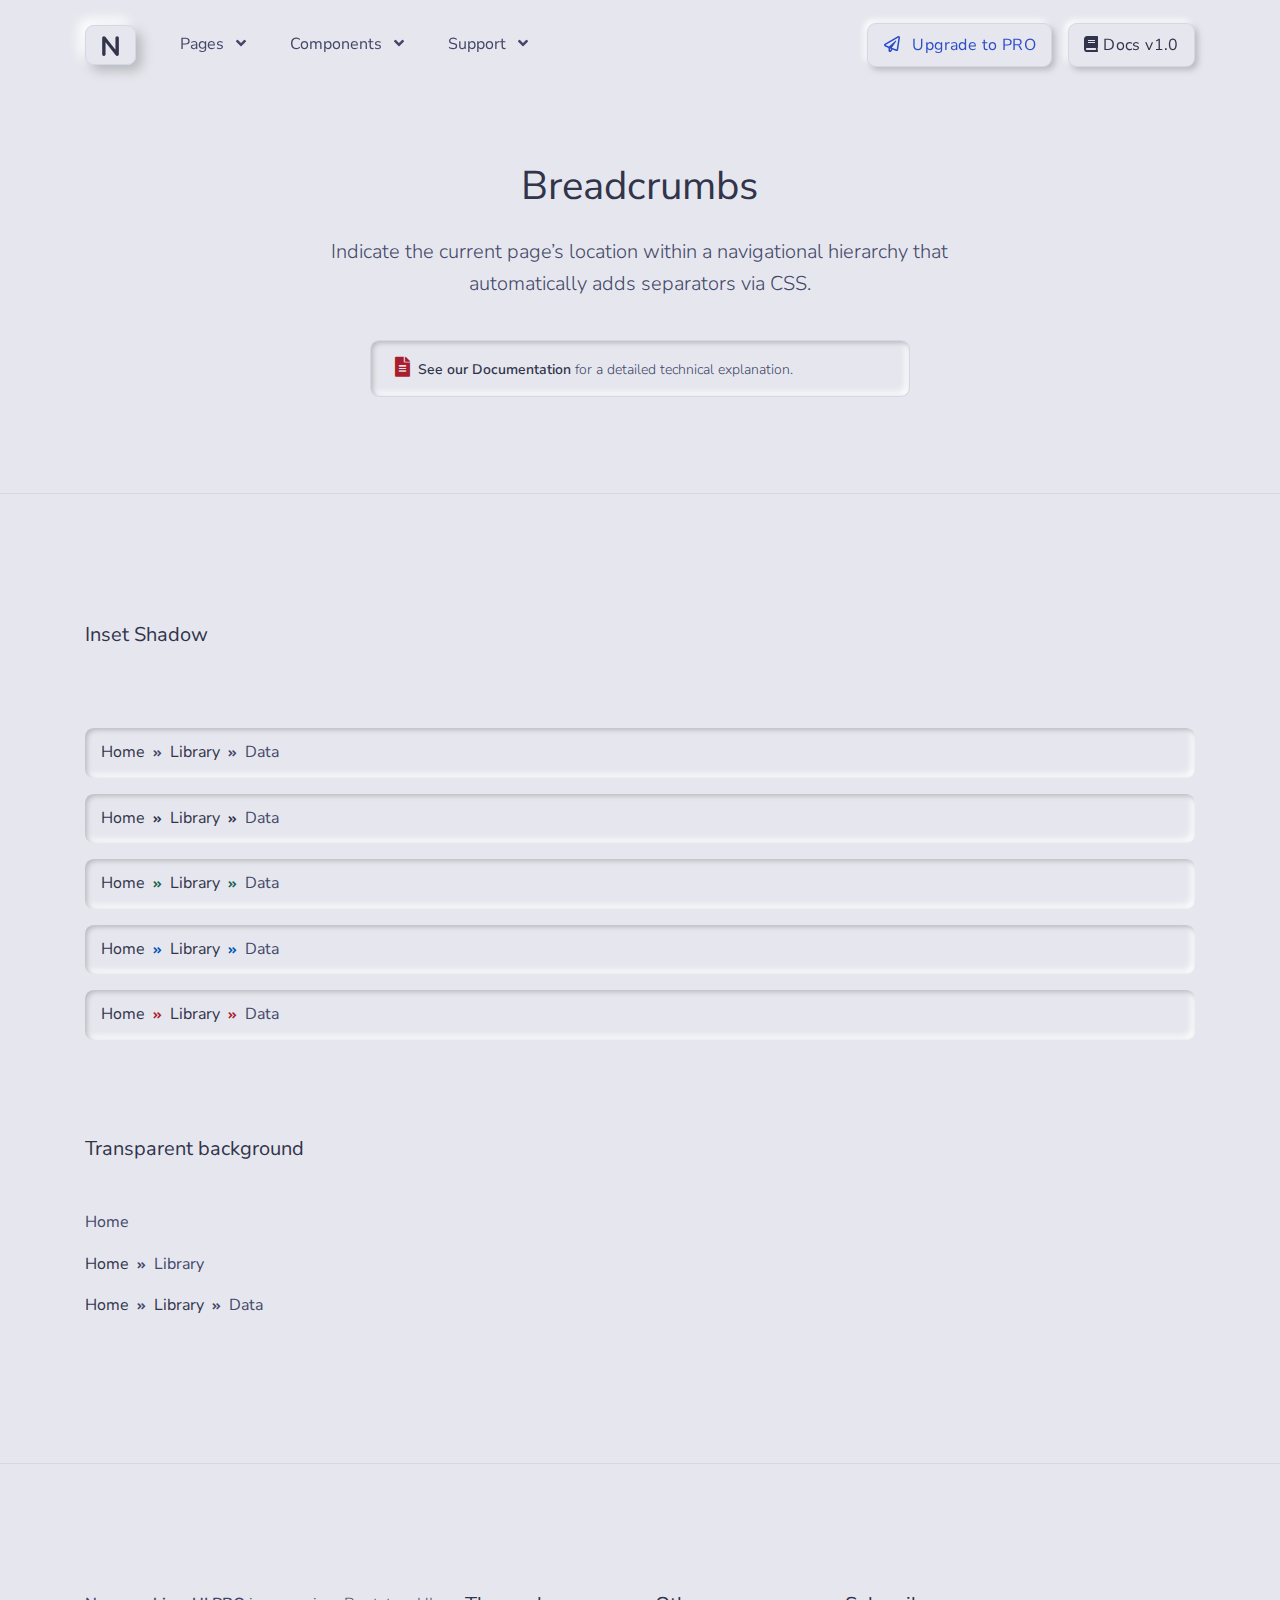
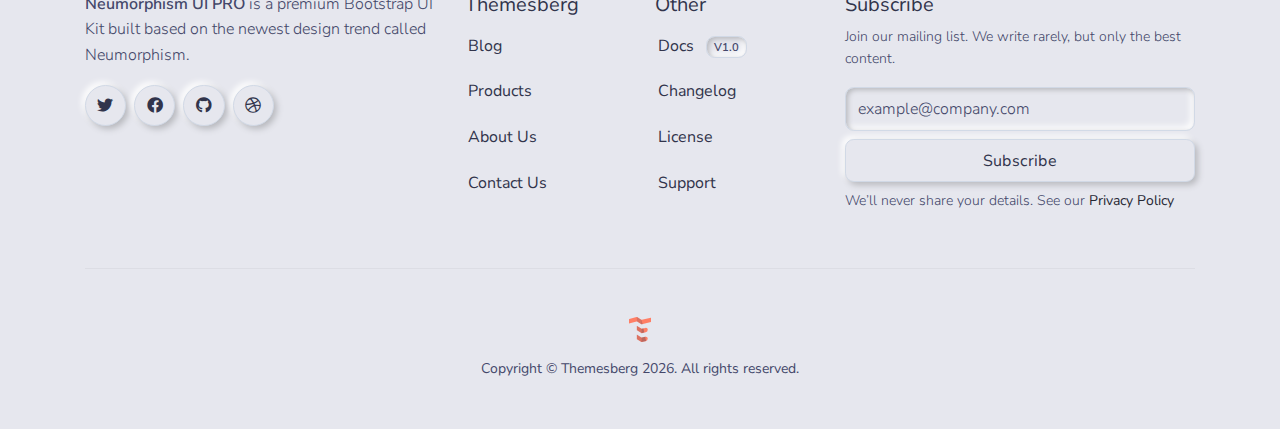
<file: html/components/breadcrumbs.html>
<!--

=========================================================
* Neumorphism UI - v1.0.0
=========================================================

* Product Page: https://themesberg.com/product/ui-kits/neumorphism-ui
* Copyright 2020 Themesberg MIT LICENSE (https://www.themesberg.com/licensing#mit)

* Coded by https://themesberg.com

=========================================================

* The above copyright notice and this permission notice shall be included in all copies or substantial portions of the Software.

-->
<!DOCTYPE html>
<html lang="en">

<head>
    <meta http-equiv="Content-Type" content="text/html; charset=utf-8" />
<!-- Primary Meta Tags -->
<title>Neumorphism Components - Breadcrumbs</title>
<meta name="viewport" content="width=device-width, initial-scale=1, shrink-to-fit=no">
<meta name="title" content="Neumorphism Components - Breadcrumbs">
<meta name="author" content="Themesberg">

<link rel="canonical" href="https://themesberg.com/product/ui-kits/neumorphism-ui/" />

<!--  Social tags -->
<meta name="keywords" content="neumorphism, neumorphism ui, neomorphism, neomorphism ui, neomorphism css, neumorphism css, neumorph, neumorphic, design system, login, form, table, tables, card, cards, navbar, modal, icons, icons, map, chat, carousel, menu, datepicker, gallery, slider, date, social, dropdown, search, tab, nav, footer, date picker, forms, tabs, time, button, select, input, timeline, cart, about us, account, log in, blog, profile, portfolio, landing page, ecommerce, shop, landing, register, app, contact, one page, sign up, signup, store, bootstrap 4, bootstrap4, dashboard, bootstrap 4 dashboard, bootstrap 4 design, bootstrap 4 system, bootstrap 4, bootstrap 4 uit kit, bootstrap 4 kit, themesberg, html kit, html css template, web template, bootstrap, bootstrap 4, css3 template, frontend, responsive bootstrap template, bootstrap ui kit, responsive ui kit">
<meta name="description" content="Start developing neumorphic web applications and pages using Neumorphism UI. It features over 100 individual components and 5 example pages.">

<!-- Schema.org markup for Google+ -->
<meta itemprop="name" content="Neumorphism UI by Themesberg">
<meta itemprop="description" content="Start developing neumorphic web applications and pages using Neumorphism UI. It features over 100 individual components and 5 example pages.">
<meta itemprop="image" content="https://themesberg.s3.us-east-2.amazonaws.com/public/products/neumorphism-ui/neumorphism-thumbnail.jpg">

<!-- Twitter Card data -->
<meta name="twitter:card" content="product">
<meta name="twitter:site" content="@themesberg">
<meta name="twitter:title" content="Neumorphism UI by Themesberg">
<meta name="twitter:description" content="Start developing neumorphic web applications and pages using Neumorphism UI. It features over 100 individual components and 5 example pages.">
<meta name="twitter:creator" content="@themesberg">
<meta name="twitter:image" content="https://themesberg.s3.us-east-2.amazonaws.com/public/products/neumorphism-ui/neumorphism-thumbnail.jpg">

<!-- Open Graph data -->
<meta property="fb:app_id" content="214738555737136">
<meta property="og:title" content="Neumorphism UI by Themesberg" />
<meta property="og:type" content="article" />
<meta property="og:url" content="https://demo.themesberg.com/neumorphism-ui/" />
<meta property="og:image" content="https://themesberg.s3.us-east-2.amazonaws.com/public/products/neumorphism-ui/neumorphism-thumbnail.jpg"/>
<meta property="og:description" content="Start developing neumorphic web applications and pages using Neumorphism UI. It features over 100 individual components and 5 example pages." />
<meta property="og:site_name" content="Themesberg" />

<!-- Favicon -->
<link rel="apple-touch-icon" sizes="120x120" href="../../assets/img/favicon/apple-touch-icon.png">
<link rel="icon" type="image/png" sizes="32x32" href="../../assets/img/favicon/favicon-32x32.png">
<link rel="icon" type="image/png" sizes="16x16" href="../../assets/img/favicon/favicon-16x16.png">
<link rel="manifest" href="../../assets/img/favicon/site.webmanifest">
<link rel="mask-icon" href="../../assets/img/favicon/safari-pinned-tab.svg" color="#ffffff">
<meta name="msapplication-TileColor" content="#ffffff">
<meta name="theme-color" content="#ffffff">

<!-- Fontawesome -->
<link type="text/css" href="../../vendor/@fortawesome/fontawesome-free/css/all.min.css" rel="stylesheet">

<!-- Pixel CSS -->
<link type="text/css" href="../../css/neumorphism.css" rel="stylesheet">

<!-- NOTICE: You can use the _analytics.html partial to include production code specific code & trackers -->

</head>

<body>
    <header class="header-global">
    <nav id="navbar-main" aria-label="Primary navigation" class="navbar navbar-main navbar-expand-lg navbar-theme-primary headroom navbar-light">
        <div class="container position-relative">
            <a class="navbar-brand shadow-soft py-2 px-3 rounded border border-light mr-lg-4" href="../../index.html">
                <img class="navbar-brand-dark" src="../../assets/img/brand/dark.svg" alt="Logo light">
                <img class="navbar-brand-light" src="../../assets/img/brand/dark.svg" alt="Logo dark">
            </a>
            <div class="navbar-collapse collapse" id="navbar_global">
                <div class="navbar-collapse-header">
                    <div class="row">
                        <div class="col-6 collapse-brand">
                            <a href="../../index.html" class="navbar-brand shadow-soft py-2 px-3 rounded border border-light">
                                <img src="../../assets/img/brand/dark.svg" alt="Themesberg logo">
                            </a>
                        </div>
                        <div class="col-6 collapse-close">
                            <a href="#navbar_global" class="fas fa-times" data-toggle="collapse" data-target="#navbar_global" aria-controls="navbar_global" aria-expanded="false" title="close" aria-label="Toggle navigation"></a>
                        </div>
                    </div>
                </div>
                <ul class="navbar-nav navbar-nav-hover align-items-lg-center">
                    <li class="nav-item dropdown">
                        <a href="#" class="nav-link" data-toggle="dropdown" >
                            <span class="nav-link-inner-text">Pages</span>
                            <span class="fas fa-angle-down nav-link-arrow ml-2"></span>
                        </a>
                        <ul class="dropdown-menu">
                            <li><a class="dropdown-item" href="../../html/pages/about.html">About</a></li>
                            <li><a class="dropdown-item" href="../../html/pages/pricing.html">Pricing</a></li>
                            <li><a class="dropdown-item" href="../../html/pages/contact.html">Contact</a></li>
                            <li><a class="dropdown-item" href="../../html/pages/sign-in.html">Sign in</a></li>
                            <li><a class="dropdown-item" href="../../html/pages/sign-up.html">Sign up</a></li>
                        </ul>
                    </li>
                    <li class="nav-item dropdown mega-dropdown">
                        <a href="#" class="nav-link" data-toggle="dropdown" >
                            <span class="nav-link-inner-text">Components</span>
                            <span class="fas fa-angle-down nav-link-arrow ml-2"></span>
                        </a>
                        <div class="dropdown-menu">
                            <div class="row">
                                <div class="col-lg-6 inside-bg d-none d-lg-block">
                                    <div class="justify-content-center bg-primary text-white">
                                        <div class="px-6 pb-5 pt-3">
                                            <img src="../../assets/img/megamenu-image.jpg" alt="Pixel Components">
                                        </div>
                                        <div class="z-2 pb-4 text-center">
                                            <a href="../../html/components/all.html"  class="btn btn-primary mb-2 mb-sm-0 mr-3 text-secondary">
                                                <span class="mr-1"><span class="fas fa-th-large"></span></span>
                                                All components
                                            </a>
                                            <a href="https://themesberg.com/docs/neumorphism-ui/components/alerts" target="_blank" class="btn btn-primary mb-2 mb-sm-0">
                                                <span class="mr-1"><span class="fas fa-book"></span></span>
                                                Docs v1.0
                                            </a>
                                        </div>
                                    </div>
                                </div>
                                <div class="col pl-0">
                                    <ul class="list-style-none">
                                        <li><a class="dropdown-item" href="../../html/components/accordions.html">Accordions</a></li>
                                        <li><a class="dropdown-item" href="../../html/components/alerts.html">Alerts</a></li>
                                        <li><a class="dropdown-item" href="../../html/components/badges.html">Badges</a></li>
                                        <li><a class="dropdown-item" href="../../html/components/bootstrap-carousels.html">Bootstrap Carousels</a></li>
                                        <li><a class="dropdown-item" href="../../html/components/breadcrumbs.html">Breadcrumbs</a></li>
                                        <li><a class="dropdown-item" href="../../html/components/buttons.html">Buttons</a></li>
                                        <li><a class="dropdown-item d-flex align-items-center justify-content-between" href="https://themesberg.com/docs/neumorphism-ui/plugins/jquery-counters/" target="_blank">Counters <span class="badge badge-dark ml-3">Pro</span></a></li>
                                        <li><a class="dropdown-item" href="../../html/components/cards.html">Cards</a></li>
                                        <li><a class="dropdown-item d-flex align-items-center justify-content-between" href="https://themesberg.com/docs/neumorphism-ui/components/e-commerce/" target="_blank">E-commerce <span class="badge badge-dark ml-3">Pro</span></a></li>
                                    </ul>
                                </div>
                                <div class="col pl-0">
                                    <ul class="list-style-none">
                                        <li><a class="dropdown-item" href="../../html/components/forms.html">Forms</a></li>
                                        <li><a class="dropdown-item d-flex align-items-center justify-content-between" href="https://themesberg.com/docs/neumorphism-ui/components/icon-boxes/" target="_blank">Icon Boxes <span class="badge badge-dark ml-3">Pro</span></a></li>
                                        <li><a class="dropdown-item" href="../../html/components/modals.html">Modals</a></li>
                                        <li><a class="dropdown-item" href="../../html/components/navs.html">Navs</a></li>
                                        <li><a class="dropdown-item d-flex align-items-center justify-content-between" href="https://themesberg.com/docs/neumorphism-ui/plugins/owl-carousel/" target="_blank">Owl Carousels <span class="badge badge-dark ml-3">Pro</span></a></li>
                                        <li><a class="dropdown-item" href="../../html/components/pagination.html">Pagination</a></li>
                                        <li><a class="dropdown-item" href="../../html/components/popovers.html">Popovers</a></li>
                                        <li><a class="dropdown-item" href="../../html/components/progress-bars.html">Progress Bars</a></li>

                                    </ul>
                                </div>
                                <div class="col pl-0">
                                    <ul class="list-style-none">
                                        <li><a class="dropdown-item d-flex align-items-center justify-content-between" href="https://themesberg.com/docs/neumorphism-ui/components/icon-boxes/#steps" target="_blank">Steps <span class="badge badge-dark ml-3">Pro</span></a></li>
                                        <li><a class="dropdown-item" href="../../html/components/tables.html">Tables</a></li>
                                        <li><a class="dropdown-item" href="../../html/components/tabs.html">Tabs</a> </li>
                                        <li><a class="dropdown-item" href="../../html/components/toasts.html">Toasts</a> </li>
                                        <li><a class="dropdown-item d-flex align-items-center justify-content-between" href="https://themesberg.com/docs/neumorphism-ui/components/timelines/" target="_blank">Timelines <span class="badge badge-dark ml-3">Pro</span></a></li>
                                        <li><a class="dropdown-item" href="../../html/components/tooltips.html">Tooltips</a></li>
                                        <li><a class="dropdown-item" href="../../html/components/typography.html">Typography</a></li>
                                        <li><a class="dropdown-item d-flex align-items-center justify-content-between" href="https://demo.themesberg.com/neumorphism-ui-pro/html/components/widgets.html" target="_blank">Widgets <span class="badge badge-dark ml-3">Pro</span></a></li>
                                    </ul>
                                </div>
                            </div>
                        </div>
                    </li>
                    <li class="nav-item dropdown">
                        <a href="#" class="nav-link" data-toggle="dropdown" >
                            <span class="nav-link-inner-text">Support</span>
                            <span class="fas fa-angle-down nav-link-arrow ml-2"></span>
                        </a>
                        <div class="dropdown-menu dropdown-menu-lg">
                            <div class="col-auto px-0" data-dropdown-content>
                                <div class="list-group list-group-flush">
                                    <a href="https://themesberg.com/docs/neumorphism-ui/getting-started/quick-start/" target="_blank" class="list-group-item list-group-item-action d-flex align-items-center p-0 py-3 px-lg-4">
                                        <span class="icon icon-sm icon-secondary"><span class="fas fa-file-alt"></span></span>
                                        <div class="ml-4">
                                            <span class="text-dark d-block">Documentation<span class="badge badge-sm badge-secondary ml-2">v1.0</span></span>
                                            <span class="small">Examples and guides</span>
                                        </div>
                                    </a>
                                    <a href="https://github.com/themesberg/th-neumorphism-ui-pro/issues" target="_blank" class="list-group-item list-group-item-action d-flex align-items-center p-0 py-3 px-lg-4">
                                        <span class="icon icon-sm icon-secondary"><span class="fas fa-microphone-alt"></span></span>
                                        <div class="ml-4">
                                            <span class="text-dark d-block">Support</span>
                                            <span class="small">Looking for answers? Ask us!</span>
                                        </div>
                                    </a>
                                </div>
                            </div>
                        </div>
                    </li>
                </ul>
            </div>
            <div class="d-flex align-items-center">
                <a href="https://themesberg.com/product/ui-kits/neumorphism-ui-pro" target="_blank" class="btn btn-primary text-secondary mr-3"><i class="far fa-paper-plane mr-2"></i> Upgrade to PRO</a>
                <a href="https://themesberg.com/docs/neumorphism-ui/getting-started/quick-start/" target="_blank" class="btn btn-primary d-none d-md-inline-block"><i class="fas fa-book"></i> Docs v1.0</a>
                <button class="navbar-toggler ml-2" type="button" data-toggle="collapse" data-target="#navbar_global" aria-controls="navbar_global" aria-expanded="false" aria-label="Toggle navigation">
                    <span class="navbar-toggler-icon"></span>
                </button>
            </div>
        </div>
    </nav>
</header>
    <main>
        <!-- Hero -->
        <div class="section-header pb-6 bg-primary overflow-hidden text-center border-bottom border-light">
            <div class="container z-2">
                <div class="row mb-4 justify-content-center">
                    <div class="col-12 col-md-8 col-lg-7">
                        <h1 class="display-3 mb-4">Breadcrumbs</h1>
                        <p class="lead">Indicate the current page’s location within a navigational hierarchy that automatically adds separators via CSS.</p>                           
                    </div>
                </div>
                <div class="row justify-content-center">
                    <div class="col-12 col-md-10 col-lg-6">
                        <div class="alert shadow-inset">
                            <div class="d-flex">
                                <div class="alert-inner--text">
                                    <span class="icon text-danger icon-xs mr-2 mr-md-1"><span class="fas fa-file-alt"></span></span>
                                    <a target="_blank" href="https://themesberg.com/docs/neumorphism-ui/components/breadcrumbs/">See our Documentation</a> for a detailed technical explanation.
                                </div>
                            </div>
                        </div>
                    </div>
                </div>
            </div>
        </div>
        <!-- End of Hero -->

        <!-- Section -->
<section class="section bg-primary text-dark section-lg">
    <div class="container">
        <!-- Title -->
        <div class="row">
            <div class="col">
                <h2 class="h5 mb-6">Inset Shadow</h2>
            </div>
        </div>
        <!-- End of title-->
        <div class="row">
            <div class="col-12">
                <!--Breadcrumb-->
                <nav aria-label="breadcrumb">
                    <ol class="breadcrumb breadcrumb-gray">
                        <li class="breadcrumb-item"><a href="#">Home</a></li>
                        <li class="breadcrumb-item"><a href="#">Library</a></li>
                        <li class="breadcrumb-item active" aria-current="page">Data</li>
                    </ol>
                </nav>
                <!--End of Breadcrumb-->
                <!--Breadcrumb-->
                <nav aria-label="breadcrumb">
                    <ol class="breadcrumb breadcrumb-dark">
                        <li class="breadcrumb-item"><a href="#">Home</a></li>
                        <li class="breadcrumb-item"><a href="#">Library</a></li>
                        <li class="breadcrumb-item active" aria-current="page">Data</li>
                    </ol>
                </nav>
                <!--End of Breadcrumb-->
                <!--Breadcrumb-->
                <nav aria-label="breadcrumb">
                    <ol class="breadcrumb breadcrumb-success ">
                        <li class="breadcrumb-item"><a href="#">Home</a></li>
                        <li class="breadcrumb-item"><a href="#">Library</a></li>
                        <li class="breadcrumb-item active" aria-current="page">Data</li>
                    </ol>
                </nav>
                <!--End of Breadcrumb-->
                <!--Breadcrumb-->
                <nav aria-label="breadcrumb">
                    <ol class="breadcrumb breadcrumb-info">
                        <li class="breadcrumb-item"><a href="#">Home</a></li>
                        <li class="breadcrumb-item"><a href="#">Library</a></li>
                        <li class="breadcrumb-item active" aria-current="page">Data</li>
                    </ol>
                </nav>
                <!--End of Breadcrumb-->
                <!--Breadcrumb-->
                <nav aria-label="breadcrumb">
                    <ol class="breadcrumb breadcrumb-danger">
                        <li class="breadcrumb-item"><a href="#">Home</a></li>
                        <li class="breadcrumb-item"><a href="#">Library</a></li>
                        <li class="breadcrumb-item active" aria-current="page">Data</li>
                    </ol>
                </nav>
                <!--End of Breadcrumb-->
            </div>
        </div>
        <!-- Title -->
        <div class="row">
            <div class="col">
                <h2 class="h5 mt-6 mb-5">Transparent background</h2>
            </div>
        </div>
        <!-- End of title-->
        <div class="row">
            <div class="col-12">
                <!--Breadcrumb-->
                <nav aria-label="breadcrumb">
                    <ol class="breadcrumb breadcrumb-gray breadcrumb-transparent">
                        <li class="breadcrumb-item active" aria-current="page">Home</li>
                    </ol>
                </nav>
                <!--End of Breadcrumb-->
                <!--Breadcrumb-->
                <nav aria-label="breadcrumb">
                    <ol class="breadcrumb breadcrumb-gray breadcrumb-transparent">
                        <li class="breadcrumb-item"><a href="#">Home</a></li>
                        <li class="breadcrumb-item active" aria-current="page">Library</li>
                    </ol>
                </nav>
                <!--End of Breadcrumb-->
                <!--Breadcrumb-->
                <nav aria-label="breadcrumb">
                    <ol class="breadcrumb breadcrumb-gray breadcrumb-transparent">
                        <li class="breadcrumb-item"><a href="#">Home</a></li>
                        <li class="breadcrumb-item"><a href="#">Library</a></li>
                        <li class="breadcrumb-item active" aria-current="page">Data</li>
                    </ol>
                </nav>
                <!--End of Breadcrumb-->
            </div>
        </div>
    </div>
</section>
<!-- End of Section -->
    </main>
    <footer class="d-flex pb-5 pt-6 pt-md-7 border-top border-light bg-primary">
    <div class="container">
        <div class="row">
            <div class="col-lg-4">
                <p><strong>Neumorphism UI PRO</strong> is a premium Bootstrap UI Kit built based on the newest design trend called Neumorphism.</p>
                <ul class="d-flex list-unstyled mb-5 mb-lg-0">
                    <li class="mr-2">
                        <a href="https://twitter.com/themesberg" target="_blank" class="btn btn-icon-only btn-pill btn-primary" aria-label="twitter social link"
                        data-toggle="tooltip" data-placement="top" title="Follow @themesberg on Twitter">
                            <span aria-hidden="true" class="fab fa-twitter"></span>
                        </a>
                    </li>
                    <li class="mr-2">
                        <a href="https://www.facebook.com/themesberg/" target="_blank" class="btn btn-icon-only btn-pill btn-primary" aria-label="facebook social link"
                        data-toggle="tooltip" data-placement="top" title="Like @themesberg on Facebook">
                            <span aria-hidden="true" class="fab fa-facebook"></span>
                        </a>
                    </li>
                    <li class="mr-2">
                        <a href="https://github.com/themesberg" target="_blank" class="btn btn-icon-only btn-pill btn-primary" aria-label="github social link"
                        data-toggle="tooltip" data-placement="top" title="Open source projects">
                            <span aria-hidden="true" class="fab fa-github"></span>
                        </a>
                    </li>
                    <li>
                        <a href="https://dribbble.com/themesberg" target="_blank" class="btn btn-icon-only btn-pill btn-primary" aria-label="dribbble social link"
                        data-toggle="tooltip" data-placement="top" title="Follow us on Dribbble">
                            <span aria-hidden="true" class="fab fa-dribbble"></span>
                        </a>
                    </li>
                </ul>
            </div>
            <div class="col-6 col-lg-2 mb-5 mb-lg-0">
                <h5>Themesberg</h5>
                <ul class="footer-links list-unstyled mt-2">
                    <li class="mb-1"><a class="p-2" target="_blank" href="https://themesberg.com/blog">Blog</a></li>
                    <li class="mb-1"><a class="p-2" target="_blank" href="https://themesberg.com/products">Products</a></li>
                    <li class="mb-1"><a class="p-2" target="_blank" href="https://themesberg.com/about">About Us</a></li>
                    <li><a class="p-2" target="_blank" href="https://themesberg.com/contact">Contact Us</a></li>
                </ul>
            </div>
            <div class="col-6 col-lg-2 mb-5 mb-lg-0">
                <h5>Other</h5>
                <ul class="footer-links list-unstyled mt-2">
                    <li class="mb-1"><a class="p-2" href="https://themesberg.com/docs/pixel-bootstrap/getting-started/overview/" target="_blank">Docs
                        <span class="badge badge-gray text-uppercase ml-2">v1.0</span></a>
                    </li>
                    <li class="mb-1">
                        <a class="p-2" href="https://themesberg.com/docs/pixel-bootstrap/getting-started/changelog" target="_blank">Changelog</a>
                    </li>
                    <li class="mb-1">
                        <a class="p-2" target="_blank" href="https://themesberg.com/licensing">License</a>
                    </li>
                    <li>
                        <a class="p-2" target="_blank" href="https://github.com/themesberg/pixel-bootstrap-ui-kit/issues">Support</a>
                    </li>
                </ul>
            </div>
            <div class="col-12 col-lg-4 mb-5 mb-lg-0">
                <h5>Subscribe</h5>
                <p class="text-gray font-small mt-2">Join our mailing list. We write rarely, but only the best content.</p>
                <form action="#">
                    <div class="form-row mb-2">
                        <div class="col-12">
                            <label class="h6 font-weight-normal d-none" for="exampleInputEmail3">Email address</label>
                            <input type="email" class="form-control mb-2" placeholder="example@company.com" name="email" aria-label="Subscribe form" id="exampleInputEmail3" required>
                        </div>
                        <div class="col-12">
                            <button type="submit" class="btn btn-primary btn-block" data-loading-text="Sending">
                                <span>Subscribe</span>
                            </button>
                        </div>
                    </div>
                </form>
                <p class="text-gray font-small m-0">We’ll never share your details. See our <a class="text-black" href="#">Privacy Policy</a></p>
            </div>
        </div>
        <hr class="my-5">
        <div class="row">
            <div class="col">
                <a href="https://themesberg.com" target="_blank" class="d-flex justify-content-center">
                    <img src="../../assets/img/themesberg.svg" height="25" class="mb-3" alt="Themesberg Logo">
                </a>
            <div class="d-flex text-center justify-content-center align-items-center" role="contentinfo">
                <p class="font-weight-normal font-small mb-0">Copyright © Themesberg
                    <span class="current-year">2020</span>. All rights reserved.</p>
                </div>
            </div>
        </div>
    </div>
</footer>

    <!-- Core -->
<script src="../../vendor/jquery/dist/jquery.min.js"></script>
<script src="../../vendor/popper.js/dist/umd/popper.min.js"></script>
<script src="../../vendor/bootstrap/dist/js/bootstrap.min.js"></script>
<script src="../../vendor/headroom.js/dist/headroom.min.js"></script>

<!-- Vendor JS -->
<script src="../../vendor/onscreen/dist/on-screen.umd.min.js"></script>
<script src="../../vendor/nouislider/distribute/nouislider.min.js"></script>
<script src="../../vendor/bootstrap-datepicker/dist/js/bootstrap-datepicker.min.js"></script>
<script src="../../vendor/waypoints/lib/jquery.waypoints.min.js"></script>
<script src="../../vendor/jarallax/dist/jarallax.min.js"></script>
<script src="../../vendor/jquery.counterup/jquery.counterup.min.js"></script>
<script src="../../vendor/jquery-countdown/dist/jquery.countdown.min.js"></script>
<script src="../../vendor/smooth-scroll/dist/smooth-scroll.polyfills.min.js"></script>
<script src="../../vendor/prismjs/prism.js"></script>

<script async defer src="https://buttons.github.io/buttons.js"></script>

<!-- Neumorphism JS -->
<script src="../../assets/js/neumorphism.js"></script>
</body>

</html>
</file>
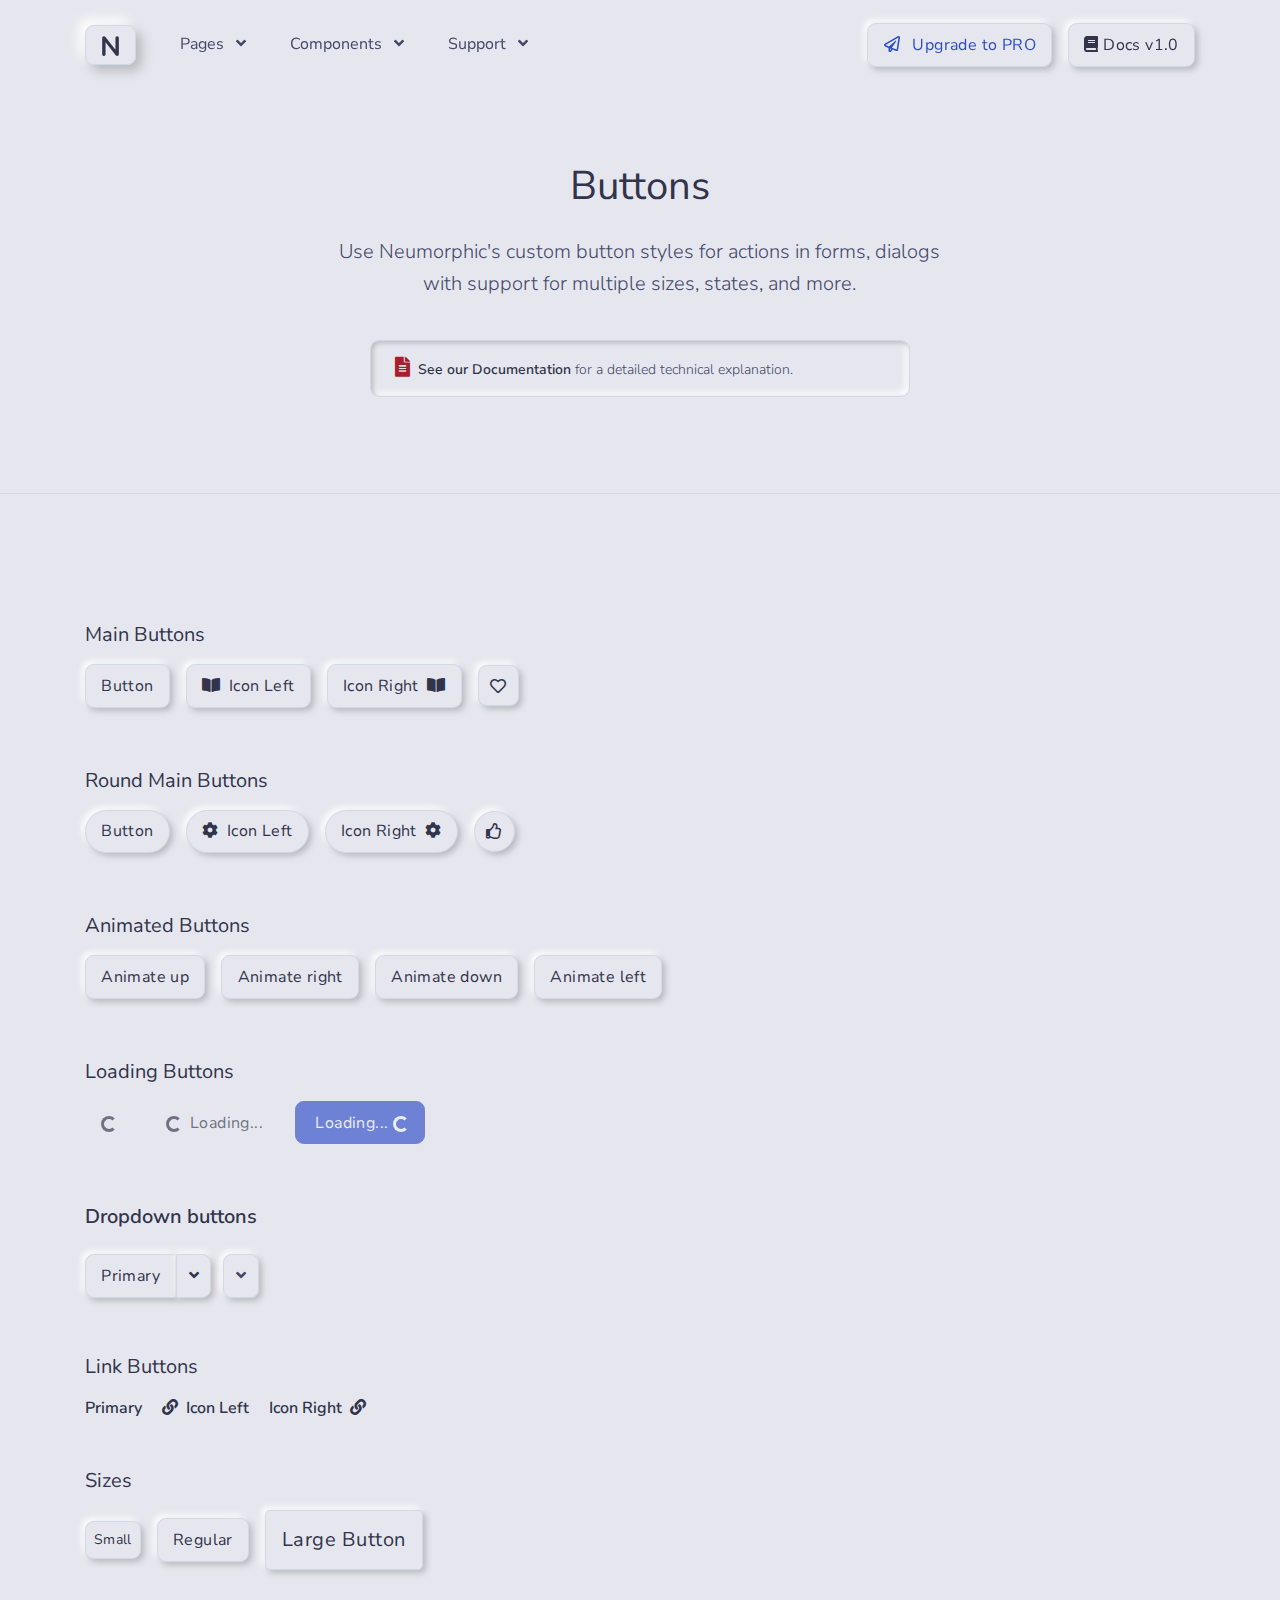
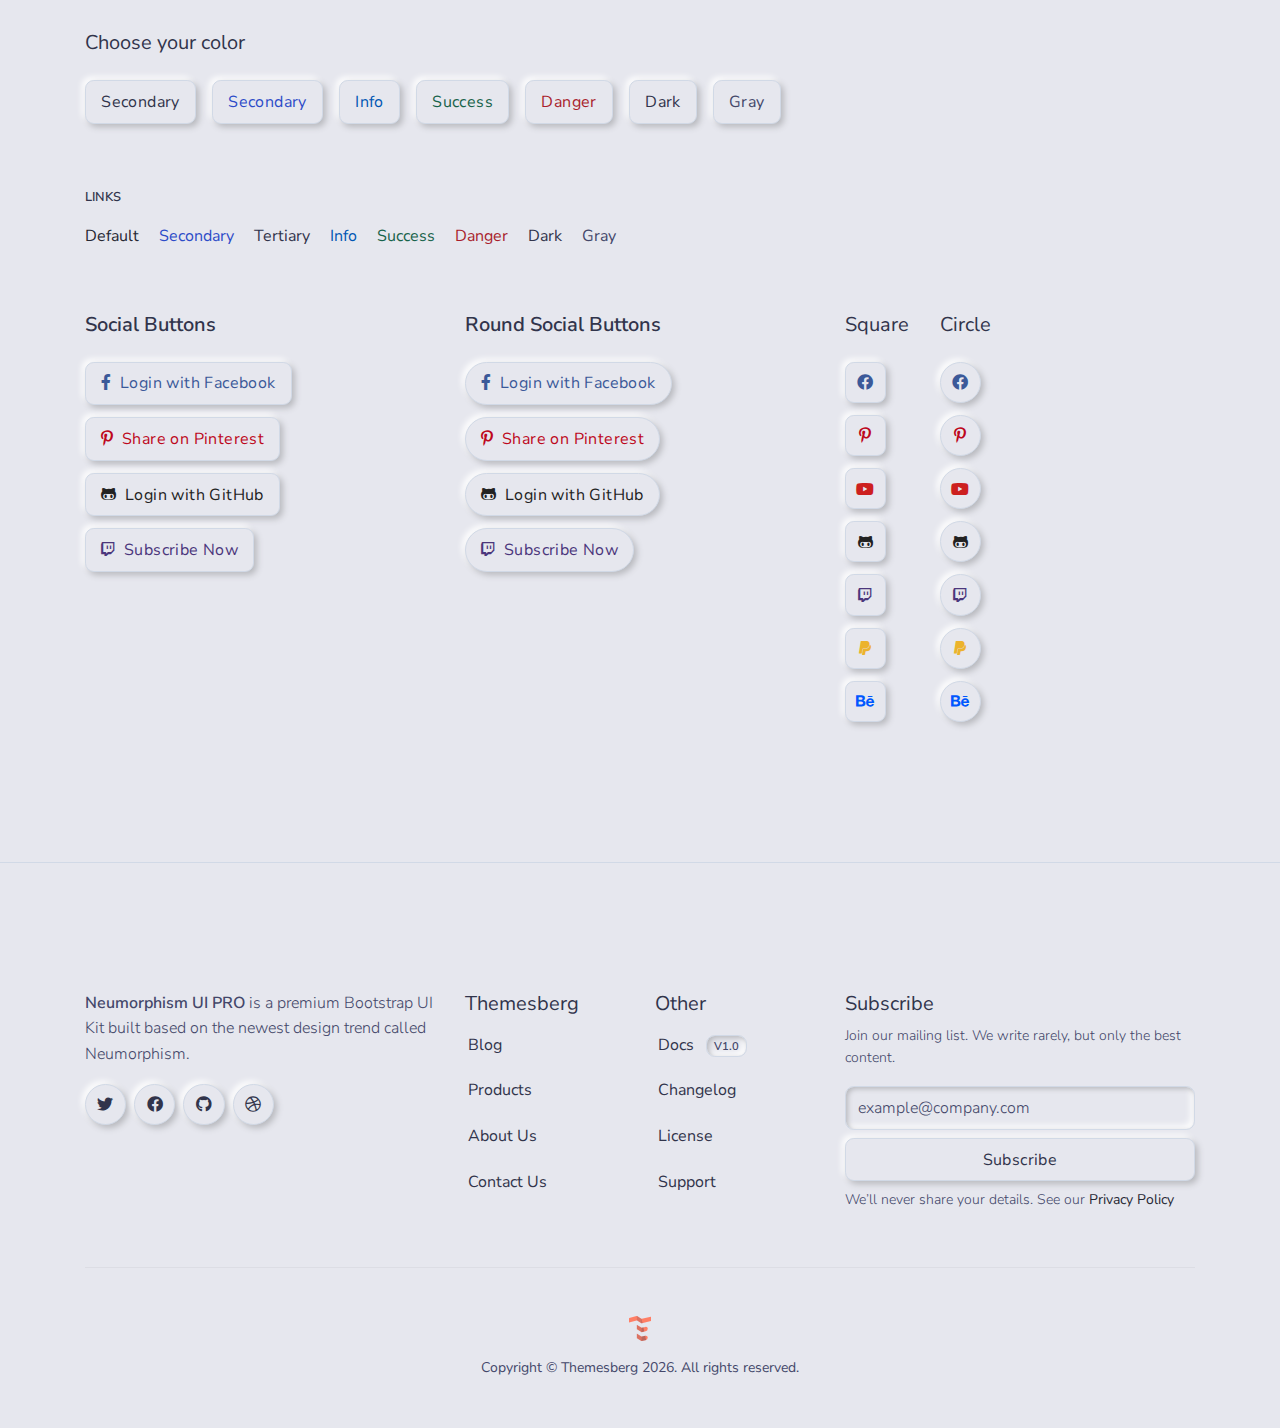
<file: html/components/buttons.html>
<!--

=========================================================
* Neumorphism UI - v1.0.0
=========================================================

* Product Page: https://themesberg.com/product/ui-kits/neumorphism-ui
* Copyright 2020 Themesberg MIT LICENSE (https://www.themesberg.com/licensing#mit)

* Coded by https://themesberg.com

=========================================================

* The above copyright notice and this permission notice shall be included in all copies or substantial portions of the Software.

-->
<!DOCTYPE html>
<html lang="en">

<head>
    <meta http-equiv="Content-Type" content="text/html; charset=utf-8" />
<!-- Primary Meta Tags -->
<title>Neumorphism Components - Buttons</title>
<meta name="viewport" content="width=device-width, initial-scale=1, shrink-to-fit=no">
<meta name="title" content="Neumorphism Components - Buttons">
<meta name="author" content="Themesberg">

<link rel="canonical" href="https://themesberg.com/product/ui-kits/neumorphism-ui/" />

<!--  Social tags -->
<meta name="keywords" content="neumorphism, neumorphism ui, neomorphism, neomorphism ui, neomorphism css, neumorphism css, neumorph, neumorphic, design system, login, form, table, tables, card, cards, navbar, modal, icons, icons, map, chat, carousel, menu, datepicker, gallery, slider, date, social, dropdown, search, tab, nav, footer, date picker, forms, tabs, time, button, select, input, timeline, cart, about us, account, log in, blog, profile, portfolio, landing page, ecommerce, shop, landing, register, app, contact, one page, sign up, signup, store, bootstrap 4, bootstrap4, dashboard, bootstrap 4 dashboard, bootstrap 4 design, bootstrap 4 system, bootstrap 4, bootstrap 4 uit kit, bootstrap 4 kit, themesberg, html kit, html css template, web template, bootstrap, bootstrap 4, css3 template, frontend, responsive bootstrap template, bootstrap ui kit, responsive ui kit">
<meta name="description" content="Start developing neumorphic web applications and pages using Neumorphism UI. It features over 100 individual components and 5 example pages.">

<!-- Schema.org markup for Google+ -->
<meta itemprop="name" content="Neumorphism UI by Themesberg">
<meta itemprop="description" content="Start developing neumorphic web applications and pages using Neumorphism UI. It features over 100 individual components and 5 example pages.">
<meta itemprop="image" content="https://themesberg.s3.us-east-2.amazonaws.com/public/products/neumorphism-ui/neumorphism-thumbnail.jpg">

<!-- Twitter Card data -->
<meta name="twitter:card" content="product">
<meta name="twitter:site" content="@themesberg">
<meta name="twitter:title" content="Neumorphism UI by Themesberg">
<meta name="twitter:description" content="Start developing neumorphic web applications and pages using Neumorphism UI. It features over 100 individual components and 5 example pages.">
<meta name="twitter:creator" content="@themesberg">
<meta name="twitter:image" content="https://themesberg.s3.us-east-2.amazonaws.com/public/products/neumorphism-ui/neumorphism-thumbnail.jpg">

<!-- Open Graph data -->
<meta property="fb:app_id" content="214738555737136">
<meta property="og:title" content="Neumorphism UI by Themesberg" />
<meta property="og:type" content="article" />
<meta property="og:url" content="https://demo.themesberg.com/neumorphism-ui/" />
<meta property="og:image" content="https://themesberg.s3.us-east-2.amazonaws.com/public/products/neumorphism-ui/neumorphism-thumbnail.jpg"/>
<meta property="og:description" content="Start developing neumorphic web applications and pages using Neumorphism UI. It features over 100 individual components and 5 example pages." />
<meta property="og:site_name" content="Themesberg" />

<!-- Favicon -->
<link rel="apple-touch-icon" sizes="120x120" href="../../assets/img/favicon/apple-touch-icon.png">
<link rel="icon" type="image/png" sizes="32x32" href="../../assets/img/favicon/favicon-32x32.png">
<link rel="icon" type="image/png" sizes="16x16" href="../../assets/img/favicon/favicon-16x16.png">
<link rel="manifest" href="../../assets/img/favicon/site.webmanifest">
<link rel="mask-icon" href="../../assets/img/favicon/safari-pinned-tab.svg" color="#ffffff">
<meta name="msapplication-TileColor" content="#ffffff">
<meta name="theme-color" content="#ffffff">

<!-- Fontawesome -->
<link type="text/css" href="../../vendor/@fortawesome/fontawesome-free/css/all.min.css" rel="stylesheet">

<!-- Pixel CSS -->
<link type="text/css" href="../../css/neumorphism.css" rel="stylesheet">

<!-- NOTICE: You can use the _analytics.html partial to include production code specific code & trackers -->

</head>

<body>
    <header class="header-global">
    <nav id="navbar-main" aria-label="Primary navigation" class="navbar navbar-main navbar-expand-lg navbar-theme-primary headroom navbar-light">
        <div class="container position-relative">
            <a class="navbar-brand shadow-soft py-2 px-3 rounded border border-light mr-lg-4" href="../../index.html">
                <img class="navbar-brand-dark" src="../../assets/img/brand/dark.svg" alt="Logo light">
                <img class="navbar-brand-light" src="../../assets/img/brand/dark.svg" alt="Logo dark">
            </a>
            <div class="navbar-collapse collapse" id="navbar_global">
                <div class="navbar-collapse-header">
                    <div class="row">
                        <div class="col-6 collapse-brand">
                            <a href="../../index.html" class="navbar-brand shadow-soft py-2 px-3 rounded border border-light">
                                <img src="../../assets/img/brand/dark.svg" alt="Themesberg logo">
                            </a>
                        </div>
                        <div class="col-6 collapse-close">
                            <a href="#navbar_global" class="fas fa-times" data-toggle="collapse" data-target="#navbar_global" aria-controls="navbar_global" aria-expanded="false" title="close" aria-label="Toggle navigation"></a>
                        </div>
                    </div>
                </div>
                <ul class="navbar-nav navbar-nav-hover align-items-lg-center">
                    <li class="nav-item dropdown">
                        <a href="#" class="nav-link" data-toggle="dropdown" >
                            <span class="nav-link-inner-text">Pages</span>
                            <span class="fas fa-angle-down nav-link-arrow ml-2"></span>
                        </a>
                        <ul class="dropdown-menu">
                            <li><a class="dropdown-item" href="../../html/pages/about.html">About</a></li>
                            <li><a class="dropdown-item" href="../../html/pages/pricing.html">Pricing</a></li>
                            <li><a class="dropdown-item" href="../../html/pages/contact.html">Contact</a></li>
                            <li><a class="dropdown-item" href="../../html/pages/sign-in.html">Sign in</a></li>
                            <li><a class="dropdown-item" href="../../html/pages/sign-up.html">Sign up</a></li>
                        </ul>
                    </li>
                    <li class="nav-item dropdown mega-dropdown">
                        <a href="#" class="nav-link" data-toggle="dropdown" >
                            <span class="nav-link-inner-text">Components</span>
                            <span class="fas fa-angle-down nav-link-arrow ml-2"></span>
                        </a>
                        <div class="dropdown-menu">
                            <div class="row">
                                <div class="col-lg-6 inside-bg d-none d-lg-block">
                                    <div class="justify-content-center bg-primary text-white">
                                        <div class="px-6 pb-5 pt-3">
                                            <img src="../../assets/img/megamenu-image.jpg" alt="Pixel Components">
                                        </div>
                                        <div class="z-2 pb-4 text-center">
                                            <a href="../../html/components/all.html"  class="btn btn-primary mb-2 mb-sm-0 mr-3 text-secondary">
                                                <span class="mr-1"><span class="fas fa-th-large"></span></span>
                                                All components
                                            </a>
                                            <a href="https://themesberg.com/docs/neumorphism-ui/components/alerts" target="_blank" class="btn btn-primary mb-2 mb-sm-0">
                                                <span class="mr-1"><span class="fas fa-book"></span></span>
                                                Docs v1.0
                                            </a>
                                        </div>
                                    </div>
                                </div>
                                <div class="col pl-0">
                                    <ul class="list-style-none">
                                        <li><a class="dropdown-item" href="../../html/components/accordions.html">Accordions</a></li>
                                        <li><a class="dropdown-item" href="../../html/components/alerts.html">Alerts</a></li>
                                        <li><a class="dropdown-item" href="../../html/components/badges.html">Badges</a></li>
                                        <li><a class="dropdown-item" href="../../html/components/bootstrap-carousels.html">Bootstrap Carousels</a></li>
                                        <li><a class="dropdown-item" href="../../html/components/breadcrumbs.html">Breadcrumbs</a></li>
                                        <li><a class="dropdown-item" href="../../html/components/buttons.html">Buttons</a></li>
                                        <li><a class="dropdown-item d-flex align-items-center justify-content-between" href="https://themesberg.com/docs/neumorphism-ui/plugins/jquery-counters/" target="_blank">Counters <span class="badge badge-dark ml-3">Pro</span></a></li>
                                        <li><a class="dropdown-item" href="../../html/components/cards.html">Cards</a></li>
                                        <li><a class="dropdown-item d-flex align-items-center justify-content-between" href="https://themesberg.com/docs/neumorphism-ui/components/e-commerce/" target="_blank">E-commerce <span class="badge badge-dark ml-3">Pro</span></a></li>
                                    </ul>
                                </div>
                                <div class="col pl-0">
                                    <ul class="list-style-none">
                                        <li><a class="dropdown-item" href="../../html/components/forms.html">Forms</a></li>
                                        <li><a class="dropdown-item d-flex align-items-center justify-content-between" href="https://themesberg.com/docs/neumorphism-ui/components/icon-boxes/" target="_blank">Icon Boxes <span class="badge badge-dark ml-3">Pro</span></a></li>
                                        <li><a class="dropdown-item" href="../../html/components/modals.html">Modals</a></li>
                                        <li><a class="dropdown-item" href="../../html/components/navs.html">Navs</a></li>
                                        <li><a class="dropdown-item d-flex align-items-center justify-content-between" href="https://themesberg.com/docs/neumorphism-ui/plugins/owl-carousel/" target="_blank">Owl Carousels <span class="badge badge-dark ml-3">Pro</span></a></li>
                                        <li><a class="dropdown-item" href="../../html/components/pagination.html">Pagination</a></li>
                                        <li><a class="dropdown-item" href="../../html/components/popovers.html">Popovers</a></li>
                                        <li><a class="dropdown-item" href="../../html/components/progress-bars.html">Progress Bars</a></li>

                                    </ul>
                                </div>
                                <div class="col pl-0">
                                    <ul class="list-style-none">
                                        <li><a class="dropdown-item d-flex align-items-center justify-content-between" href="https://themesberg.com/docs/neumorphism-ui/components/icon-boxes/#steps" target="_blank">Steps <span class="badge badge-dark ml-3">Pro</span></a></li>
                                        <li><a class="dropdown-item" href="../../html/components/tables.html">Tables</a></li>
                                        <li><a class="dropdown-item" href="../../html/components/tabs.html">Tabs</a> </li>
                                        <li><a class="dropdown-item" href="../../html/components/toasts.html">Toasts</a> </li>
                                        <li><a class="dropdown-item d-flex align-items-center justify-content-between" href="https://themesberg.com/docs/neumorphism-ui/components/timelines/" target="_blank">Timelines <span class="badge badge-dark ml-3">Pro</span></a></li>
                                        <li><a class="dropdown-item" href="../../html/components/tooltips.html">Tooltips</a></li>
                                        <li><a class="dropdown-item" href="../../html/components/typography.html">Typography</a></li>
                                        <li><a class="dropdown-item d-flex align-items-center justify-content-between" href="https://demo.themesberg.com/neumorphism-ui-pro/html/components/widgets.html" target="_blank">Widgets <span class="badge badge-dark ml-3">Pro</span></a></li>
                                    </ul>
                                </div>
                            </div>
                        </div>
                    </li>
                    <li class="nav-item dropdown">
                        <a href="#" class="nav-link" data-toggle="dropdown" >
                            <span class="nav-link-inner-text">Support</span>
                            <span class="fas fa-angle-down nav-link-arrow ml-2"></span>
                        </a>
                        <div class="dropdown-menu dropdown-menu-lg">
                            <div class="col-auto px-0" data-dropdown-content>
                                <div class="list-group list-group-flush">
                                    <a href="https://themesberg.com/docs/neumorphism-ui/getting-started/quick-start/" target="_blank" class="list-group-item list-group-item-action d-flex align-items-center p-0 py-3 px-lg-4">
                                        <span class="icon icon-sm icon-secondary"><span class="fas fa-file-alt"></span></span>
                                        <div class="ml-4">
                                            <span class="text-dark d-block">Documentation<span class="badge badge-sm badge-secondary ml-2">v1.0</span></span>
                                            <span class="small">Examples and guides</span>
                                        </div>
                                    </a>
                                    <a href="https://github.com/themesberg/th-neumorphism-ui-pro/issues" target="_blank" class="list-group-item list-group-item-action d-flex align-items-center p-0 py-3 px-lg-4">
                                        <span class="icon icon-sm icon-secondary"><span class="fas fa-microphone-alt"></span></span>
                                        <div class="ml-4">
                                            <span class="text-dark d-block">Support</span>
                                            <span class="small">Looking for answers? Ask us!</span>
                                        </div>
                                    </a>
                                </div>
                            </div>
                        </div>
                    </li>
                </ul>
            </div>
            <div class="d-flex align-items-center">
                <a href="https://themesberg.com/product/ui-kits/neumorphism-ui-pro" target="_blank" class="btn btn-primary text-secondary mr-3"><i class="far fa-paper-plane mr-2"></i> Upgrade to PRO</a>
                <a href="https://themesberg.com/docs/neumorphism-ui/getting-started/quick-start/" target="_blank" class="btn btn-primary d-none d-md-inline-block"><i class="fas fa-book"></i> Docs v1.0</a>
                <button class="navbar-toggler ml-2" type="button" data-toggle="collapse" data-target="#navbar_global" aria-controls="navbar_global" aria-expanded="false" aria-label="Toggle navigation">
                    <span class="navbar-toggler-icon"></span>
                </button>
            </div>
        </div>
    </nav>
</header>
    <main>
        <!-- Hero -->
        <div class="section-header pb-6 bg-primary overflow-hidden text-center border-bottom border-light">
            <div class="container z-2">
                <div class="row mb-4 justify-content-center">
                    <div class="col-12 col-md-8 col-lg-7">
                        <h1 class="display-3 mb-4">Buttons</h1>
                        <p class="lead">Use Neumorphic's custom button styles for actions in forms, dialogs with support for multiple sizes, states, and more.</p>
                    </div>
                </div>
                <div class="row justify-content-center">
                    <div class="col-12 col-md-10 col-lg-6">
                        <div class="alert shadow-inset">
                            <div class="d-flex">
                                <div class="alert-inner--text">
                                    <span class="icon text-danger icon-xs mr-2 mr-md-1"><span class="fas fa-file-alt"></span></span>
                                    <a target="_blank" href="https://themesberg.com/docs/neumorphism-ui/components/buttons/">See our Documentation</a> for a detailed technical explanation.
                                </div>
                            </div>
                        </div>
                    </div>
                </div>
            </div>
        </div>
        <!-- End of Hero -->

        <div class="section section-lg bg-primary text-dark components-section">
    <div class="container">
        <div class="row justify-content-center">
            <div class="col-lg-12">
                <div class="mb-3">
                    <h2 class="h5">Main Buttons</h2>
                </div>
                <!--Buttons-->
                <button class="btn btn-primary" type="button">Button</button>
                <button class="btn btn-primary" type="button">
                    <span class="mr-1"><span class="fas fa-book-open"></span></span>
                    Icon Left
                </button>
                <button class="btn btn-primary" type="button">
                    Icon Right
                    <span class="ml-1"><span class="fas fa-book-open"></span></span>
                </button>
                <button class="btn btn-icon-only btn-primary" type="button" aria-label="love button" title="love button">
                    <span aria-hidden="true" class="far fa-heart"></span>
                </button>
                <!--End of Buttons-->
                <div class="mb-3 mt-5">
                    <h3 class="h5">Round Main Buttons</h3>
                </div>
                <!--Buttons-->
                <button class="btn btn-pill btn-primary" type="button">Button</button>
                <button class="btn btn-pill btn-primary" type="button">
                    <span class="mr-1"><span class="fas fa-cog"></span></span>
                    Icon Left
                </button>
                <button class="btn btn-pill btn-primary" type="button">
                    Icon Right
                    <span class="ml-1"><span class="fas fa-cog"></span></span>
                </button>
                <button class="btn btn-icon-only btn-pill btn-primary" type="button" aria-label="up button" title="up button">
                    <span aria-hidden="true" class="far fa-thumbs-up"></span>
                </button>
                <div class="mb-3 mt-5">
                    <h3 class="h5">Animated Buttons</h3>
                </div>
                <button class="btn btn-primary animate-up-2" type="button">Animate up</button>
                <button class="btn btn-primary animate-right-3" type="button">Animate right</button>
                <button class="btn btn-primary animate-down-2" type="button">Animate down</button>
                <button class="btn btn-primary animate-left-3" type="button">Animate left</button>
                <div class="mb-3 mt-5">
                    <h3 class="h5">Loading Buttons</h3>
                </div>
                <!--Buttons-->
                <button class="btn btn-primary" type="button" disabled>
                    <span class="spinner-border spinner-border-sm" role="status" aria-hidden="true"></span>
                    <span class="sr-only">Loading...</span>
                </button>
                <button class="btn btn-primary" type="button" disabled>
                    <span class="spinner-border spinner-border-sm" role="status" aria-hidden="true"></span>
                    <span class="ml-1">Loading...</span>
                </button>
                <button class="btn btn-secondary" type="button" disabled>
                    <span class="ml-1">Loading...</span>
                    <span class="spinner-border spinner-border-sm" role="status" aria-hidden="true"></span>
                </button>
                <!--End of Buttons-->
                <div class="mb-3 mt-5">
                    <h3 class="h5 font-weight-bold mb-3">Dropdown buttons</h3>
                    <div class="dropdown">
                        <div class="btn-group mr-2 mb-2">
                            <button type="button" class="btn btn-primary">Primary</button>
                            <button type="button" class="btn btn-primary dropdown-toggle dropdown-toggle-split" data-toggle="dropdown" aria-haspopup="true" aria-expanded="false">
                                <span class="fas fa-angle-down dropdown-arrow"></span>
                                <span class="sr-only">Toggle Dropdown</span>
                            </button>
                            <div class="dropdown-menu">
                                <a class="dropdown-item" href="#">Action</a>
                                <a class="dropdown-item" href="#">Another action</a>
                                <a class="dropdown-item" href="#">Something else here</a>
                                <div class="dropdown-divider"></div>
                                <a class="dropdown-item" href="#">Separated link</a>
                            </div>
                        </div>
                        <div class="btn-group mb-2 mr-2">
                            <button type="button" class="btn btn-tertiary dropdown-toggle dropdown-toggle-split" data-toggle="dropdown" aria-haspopup="true" aria-expanded="false">
                                <span class="fas fa-angle-down dropdown-arrow"></span>
                                <span class="sr-only">Toggle Dropdown</span>
                            </button>
                            <div class="dropdown-menu">
                                <a class="dropdown-item" href="#">Action</a>
                                <a class="dropdown-item" href="#">Another action</a>
                                <a class="dropdown-item" href="#">Something else here</a>
                                <div class="dropdown-divider"></div>
                                <a class="dropdown-item" href="#">Separated link</a>
                            </div>
                        </div>
                    </div>
                    <div class="mb-3 mt-5">
                        <h3 class="h5">Link Buttons</h3>
                    </div>
                    <!--Buttons-->
                    <a href="#" class="text-dark font-weight-bold mr-3">Primary</a>
                    <a href="#" class="text-dark font-weight-bold mr-3">
                        <span class="mr-1"><span class="fas fa-link"></span></span>
                        Icon Left
                    </a>
                    <a href="#" class="text-dark font-weight-bold">
                        Icon Right
                        <span class="ml-1"><span class="fas fa-link"></span></span>
                    </a>
                    <!--End of Buttons-->
                    <div class="mb-3 mt-5">
                        <h3 class="h5">Sizes</h3>
                    </div>
                    <!--Buttons-->
                    <button class="btn btn-sm btn-primary" type="button">Small</button>
                    <button class="btn btn-primary" type="button">Regular</button>
                    <button class="btn btn-lg btn-primary" type="button">Large Button</button>
                    <!--End of Buttons-->
                    <!-- Button colors -->
                    <div class="mb-4 mt-5">
                        <h3 class="h5">Choose your color</h3>
                    </div>
                    <!--Buttons-->
                    <button class="btn btn-primary text-dark" type="button">Secondary</button>
                    <button class="btn btn-primary text-secondary" type="button">Secondary</button>
                    <button class="btn btn-primary text-info" type="button">Info</button>
                    <button class="btn btn-primary text-success" type="button">Success</button>
                    <button class="btn btn-primary text-danger" type="button">Danger</button>
                    <button class="btn btn-primary text-dark" type="button">Dark</button>
                    <button class="btn btn-primary text-gray" type="button">Gray</button>
                    <!-- Button links -->
                    <div class="mb-3 mt-5">
                        <small class="text-uppercase font-weight-bold">Links</small>
                    </div>
                    <!--Buttons-->
                    <a href="#" class="text-default mr-3">Default</a>
                    <a href="#" class="text-secondary mr-3">Secondary</a>
                    <a href="#" class="text-tertiary mr-3">Tertiary</a>
                    <a href="#" class="text-info mr-3">Info</a>
                    <a href="#" class="text-success mr-3">Success</a>
                    <a href="#" class="text-danger mr-3">Danger</a>
                    <a href="#" class="text-dark mr-3">Dark</a>
                    <a href="#" class="text-gray">Gray</a>
                    <!--End Of Buttons-->
                </div>
                <div class="row">
                    <div class="col-lg-4 col-md-6">
                        <!-- Button Social -->
                        <div class="mb-4 mt-5">
                            <h3 class="h5 font-weight-bold">Social Buttons</h3>
                        </div>
                        <button class="btn btn-facebook" type="button">
                            <span class="mr-1"><span class="fab fa-facebook-f"></span></span>
                            Login with Facebook
                        </button>
                        <br>
                        <button class="btn btn-pinterest" type="button">
                            <span class="mr-1"><span class="fab fa-pinterest-p"></span></span>
                            Share on Pinterest
                        </button>
                        <br>
                        <button class="btn btn-github" type="button">
                            <span class="mr-1"><span class="fab fa-github-alt"></span></span>
                            Login with GitHub
                        </button>
                        <br>
                        <button class="btn btn-twitch" type="button">
                            <span class="mr-1"><span class="fab fa-twitch"></span></span>
                            Subscribe Now
                        </button>
                    </div>
                    <div class="col-lg-4 col-md-6">
                        <!-- Button Social -->
                        <div class="mb-4 mt-5">
                            <h3 class="h5 font-weight-bold">Round Social Buttons</h3>
                        </div>
                        <button class="btn btn-pill btn-facebook" type="button">
                            <span class="mr-1"><span class="fab fa-facebook-f"></span></span>
                            Login with Facebook
                        </button>
                        <br>
                        <button class="btn btn-pill btn-pinterest" type="button">
                            <span class="mr-1"><span class="fab fa-pinterest-p"></span></span>
                            Share on Pinterest
                        </button>
                        <br>
                        <button class="btn btn-pill btn-github" type="button">
                            <span class="mr-1"><span class="fab fa-github-alt"></span></span>
                            Login with GitHub
                        </button>
                        <br>
                        <button class="btn btn-pill btn-twitch" type="button">
                            <span class="mr-1"><span class="fab fa-twitch"></span></span>
                            Subscribe Now
                        </button>
                    </div>
                    <div class="col-lg-1 col-md-3">
                        <!-- Square -->
                        <div class="mb-4 mt-5">
                            <h3 class="h5">Square</h3>
                        </div>
                        <button class="btn btn-icon-only btn-facebook" type="button" aria-label="facebook button" title="facebook button">
                            <span aria-hidden="true" class="fab fa-facebook"></span>
                        </button>
                        <button class="btn btn-icon-only btn-pinterest" type="button" aria-label="pinterest button" title="pinterest button">
                            <span aria-hidden="true" class="fab fa-pinterest-p"></span>
                        </button>
                        <button class="btn btn-icon-only btn-youtube" type="button" aria-label="youtube button" title="youtube button">
                            <span aria-hidden="true" class="fab fa-youtube"></span>
                        </button>
                        <button class="btn btn-icon-only btn-github" type="button" aria-label="github button" title="github button">
                            <span aria-hidden="true" class="fab fa-github-alt"></span>
                        </button>
                        <button class="btn btn-icon-only btn-twitch" type="button" aria-label="twitch button" title="twitch button">
                            <span aria-hidden="true" class="fab fa-twitch"></span>
                        </button>
                        <button class="btn btn-icon-only btn-paypal" type="button" aria-label="paypal button" title="paypal button">
                            <span aria-hidden="true" class="fab fa-paypal"></span>
                        </button>
                        <button class="btn btn-icon-only btn-behance" type="button" aria-label="behance button" title="behance button">
                            <span aria-hidden="true" class="fab fa-behance"></span>
                        </button>
                    </div>
                    <div class="col-lg-1 col-md-2">
                        <!-- Circle -->
                        <div class="mb-4 mt-5">
                            <h3 class="h5">Circle</h3>
                        </div>
                        <button class="btn btn-icon-only btn-pill btn-facebook" type="button" aria-label="facebook button" title="facebook button">
                            <span aria-hidden="true" class="fab fa-facebook"></span>
                        </button>
                        <button class="btn btn-icon-only btn-pill btn-pinterest" type="button" aria-label="pinterest button" title="pinterest button">
                            <span aria-hidden="true" class="fab fa-pinterest-p"></span>
                        </button>
                        <button class="btn btn-icon-only btn-pill btn-youtube" type="button" aria-label="youtube button" title="youtube button">
                            <span aria-hidden="true" class="fab fa-youtube"></span>
                        </button>
                        <button class="btn btn-icon-only btn-pill btn-github" type="button" aria-label="github button" title="github button">
                            <span aria-hidden="true" class="fab fa-github-alt"></span>
                        </button>
                        <button class="btn btn-icon-only btn-pill btn-twitch" type="button" aria-label="twitch button" title="twitch button">
                            <span aria-hidden="true" class="fab fa-twitch"></span>
                        </button>
                        <button class="btn btn-icon-only btn-pill btn-paypal" type="button" aria-label="paypal button" title="paypal button">
                            <span aria-hidden="true" class="fab fa-paypal"></span>
                        </button>
                        <button class="btn btn-icon-only btn-pill btn-behance" type="button" aria-label="behance button" title="behance button">
                            <span aria-hidden="true" class="fab fa-behance"></span>
                        </button>
                    </div>
                </div>
            </div>

        </div>
    </div>
</div>
    </main>
    <footer class="d-flex pb-5 pt-6 pt-md-7 border-top border-light bg-primary">
    <div class="container">
        <div class="row">
            <div class="col-lg-4">
                <p><strong>Neumorphism UI PRO</strong> is a premium Bootstrap UI Kit built based on the newest design trend called Neumorphism.</p>
                <ul class="d-flex list-unstyled mb-5 mb-lg-0">
                    <li class="mr-2">
                        <a href="https://twitter.com/themesberg" target="_blank" class="btn btn-icon-only btn-pill btn-primary" aria-label="twitter social link"
                        data-toggle="tooltip" data-placement="top" title="Follow @themesberg on Twitter">
                            <span aria-hidden="true" class="fab fa-twitter"></span>
                        </a>
                    </li>
                    <li class="mr-2">
                        <a href="https://www.facebook.com/themesberg/" target="_blank" class="btn btn-icon-only btn-pill btn-primary" aria-label="facebook social link"
                        data-toggle="tooltip" data-placement="top" title="Like @themesberg on Facebook">
                            <span aria-hidden="true" class="fab fa-facebook"></span>
                        </a>
                    </li>
                    <li class="mr-2">
                        <a href="https://github.com/themesberg" target="_blank" class="btn btn-icon-only btn-pill btn-primary" aria-label="github social link"
                        data-toggle="tooltip" data-placement="top" title="Open source projects">
                            <span aria-hidden="true" class="fab fa-github"></span>
                        </a>
                    </li>
                    <li>
                        <a href="https://dribbble.com/themesberg" target="_blank" class="btn btn-icon-only btn-pill btn-primary" aria-label="dribbble social link"
                        data-toggle="tooltip" data-placement="top" title="Follow us on Dribbble">
                            <span aria-hidden="true" class="fab fa-dribbble"></span>
                        </a>
                    </li>
                </ul>
            </div>
            <div class="col-6 col-lg-2 mb-5 mb-lg-0">
                <h5>Themesberg</h5>
                <ul class="footer-links list-unstyled mt-2">
                    <li class="mb-1"><a class="p-2" target="_blank" href="https://themesberg.com/blog">Blog</a></li>
                    <li class="mb-1"><a class="p-2" target="_blank" href="https://themesberg.com/products">Products</a></li>
                    <li class="mb-1"><a class="p-2" target="_blank" href="https://themesberg.com/about">About Us</a></li>
                    <li><a class="p-2" target="_blank" href="https://themesberg.com/contact">Contact Us</a></li>
                </ul>
            </div>
            <div class="col-6 col-lg-2 mb-5 mb-lg-0">
                <h5>Other</h5>
                <ul class="footer-links list-unstyled mt-2">
                    <li class="mb-1"><a class="p-2" href="https://themesberg.com/docs/pixel-bootstrap/getting-started/overview/" target="_blank">Docs
                        <span class="badge badge-gray text-uppercase ml-2">v1.0</span></a>
                    </li>
                    <li class="mb-1">
                        <a class="p-2" href="https://themesberg.com/docs/pixel-bootstrap/getting-started/changelog" target="_blank">Changelog</a>
                    </li>
                    <li class="mb-1">
                        <a class="p-2" target="_blank" href="https://themesberg.com/licensing">License</a>
                    </li>
                    <li>
                        <a class="p-2" target="_blank" href="https://github.com/themesberg/pixel-bootstrap-ui-kit/issues">Support</a>
                    </li>
                </ul>
            </div>
            <div class="col-12 col-lg-4 mb-5 mb-lg-0">
                <h5>Subscribe</h5>
                <p class="text-gray font-small mt-2">Join our mailing list. We write rarely, but only the best content.</p>
                <form action="#">
                    <div class="form-row mb-2">
                        <div class="col-12">
                            <label class="h6 font-weight-normal d-none" for="exampleInputEmail3">Email address</label>
                            <input type="email" class="form-control mb-2" placeholder="example@company.com" name="email" aria-label="Subscribe form" id="exampleInputEmail3" required>
                        </div>
                        <div class="col-12">
                            <button type="submit" class="btn btn-primary btn-block" data-loading-text="Sending">
                                <span>Subscribe</span>
                            </button>
                        </div>
                    </div>
                </form>
                <p class="text-gray font-small m-0">We’ll never share your details. See our <a class="text-black" href="#">Privacy Policy</a></p>
            </div>
        </div>
        <hr class="my-5">
        <div class="row">
            <div class="col">
                <a href="https://themesberg.com" target="_blank" class="d-flex justify-content-center">
                    <img src="../../assets/img/themesberg.svg" height="25" class="mb-3" alt="Themesberg Logo">
                </a>
            <div class="d-flex text-center justify-content-center align-items-center" role="contentinfo">
                <p class="font-weight-normal font-small mb-0">Copyright © Themesberg
                    <span class="current-year">2020</span>. All rights reserved.</p>
                </div>
            </div>
        </div>
    </div>
</footer>

    <!-- Core -->
<script src="../../vendor/jquery/dist/jquery.min.js"></script>
<script src="../../vendor/popper.js/dist/umd/popper.min.js"></script>
<script src="../../vendor/bootstrap/dist/js/bootstrap.min.js"></script>
<script src="../../vendor/headroom.js/dist/headroom.min.js"></script>

<!-- Vendor JS -->
<script src="../../vendor/onscreen/dist/on-screen.umd.min.js"></script>
<script src="../../vendor/nouislider/distribute/nouislider.min.js"></script>
<script src="../../vendor/bootstrap-datepicker/dist/js/bootstrap-datepicker.min.js"></script>
<script src="../../vendor/waypoints/lib/jquery.waypoints.min.js"></script>
<script src="../../vendor/jarallax/dist/jarallax.min.js"></script>
<script src="../../vendor/jquery.counterup/jquery.counterup.min.js"></script>
<script src="../../vendor/jquery-countdown/dist/jquery.countdown.min.js"></script>
<script src="../../vendor/smooth-scroll/dist/smooth-scroll.polyfills.min.js"></script>
<script src="../../vendor/prismjs/prism.js"></script>

<script async defer src="https://buttons.github.io/buttons.js"></script>

<!-- Neumorphism JS -->
<script src="../../assets/js/neumorphism.js"></script>
    <script>
        $toggleTransitions = $('#toggleTransitions');
        $buttonOverlay = $('.btn-loading-overlay');

        $toggleTransitions.on('change', function() {
            if ($(this).is(':checked')) {
                $buttonOverlay.addClass('btn-loading');
                $buttonOverlay.attr('disabled', true);
            } else {
                $buttonOverlay.removeClass('btn-loading');
                $buttonOverlay.attr('disabled', false);
            }
        });
    </script>
</body>

</html>
</file>
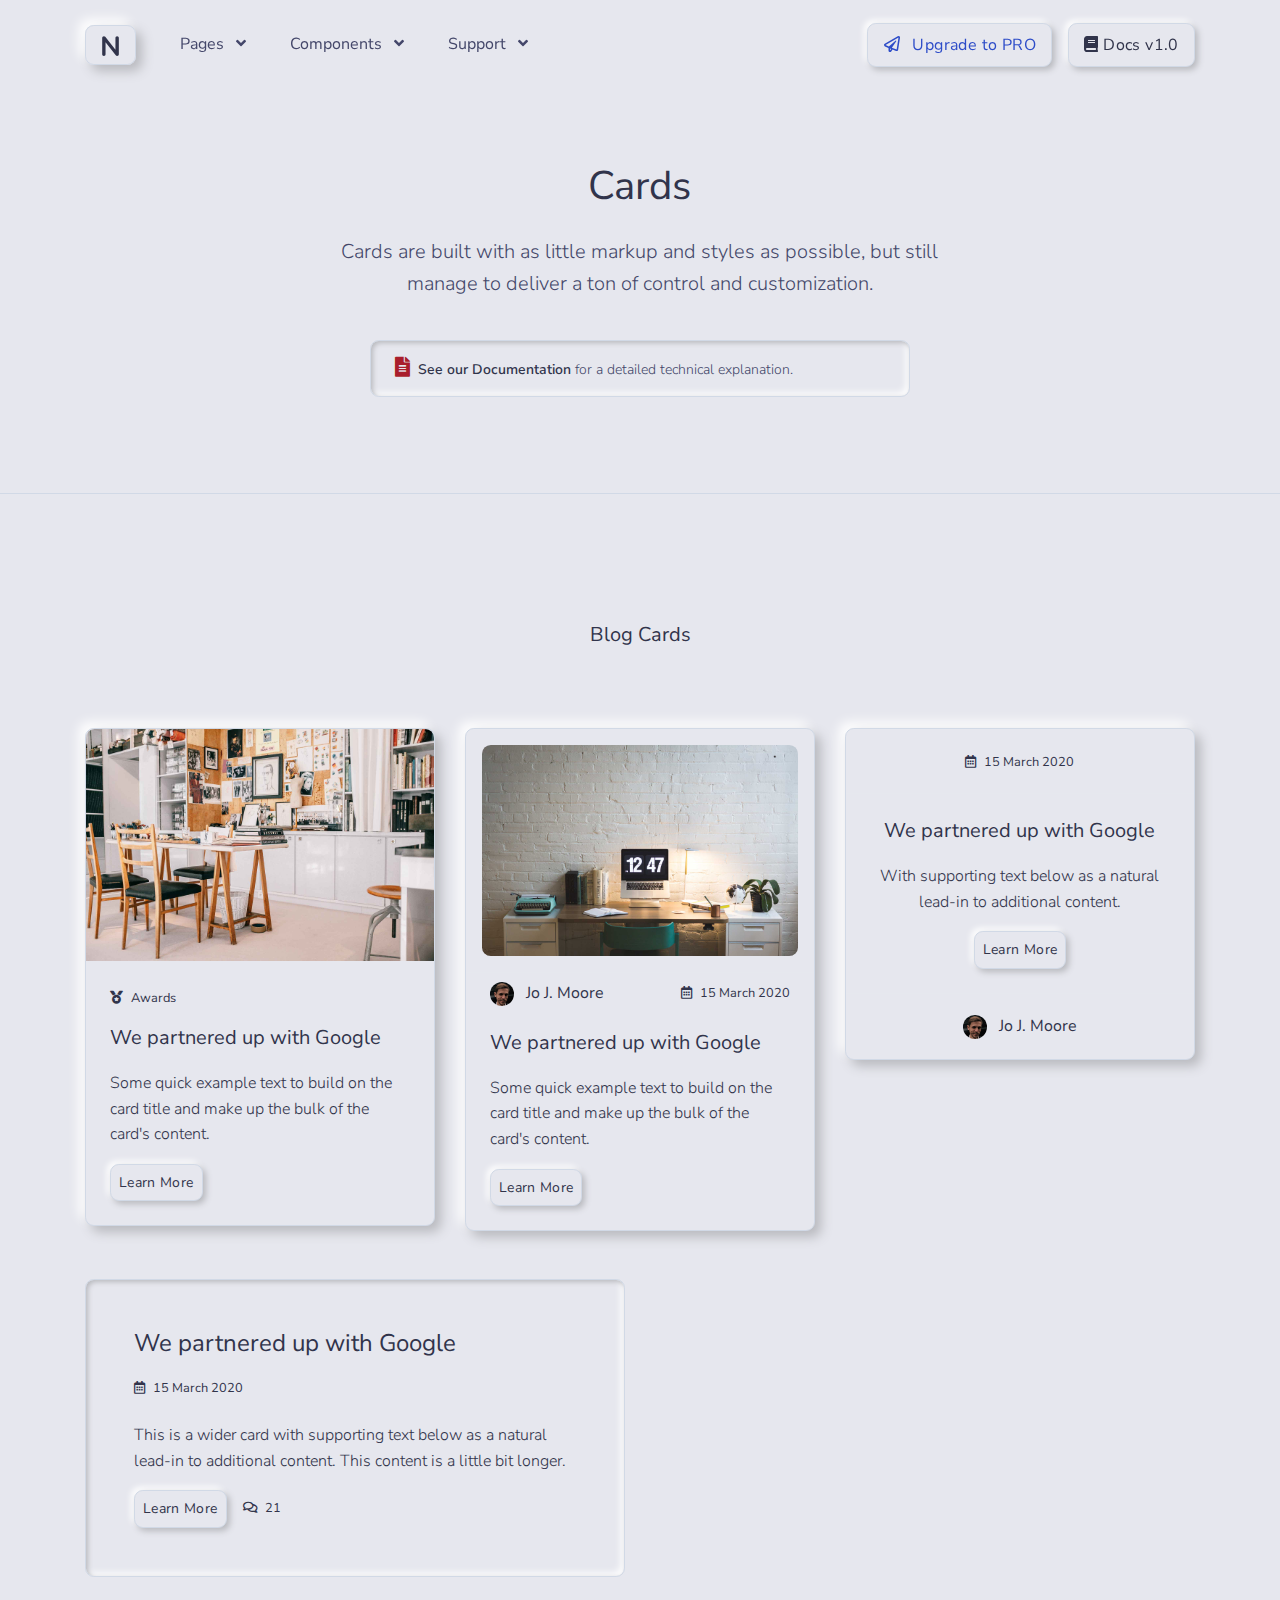
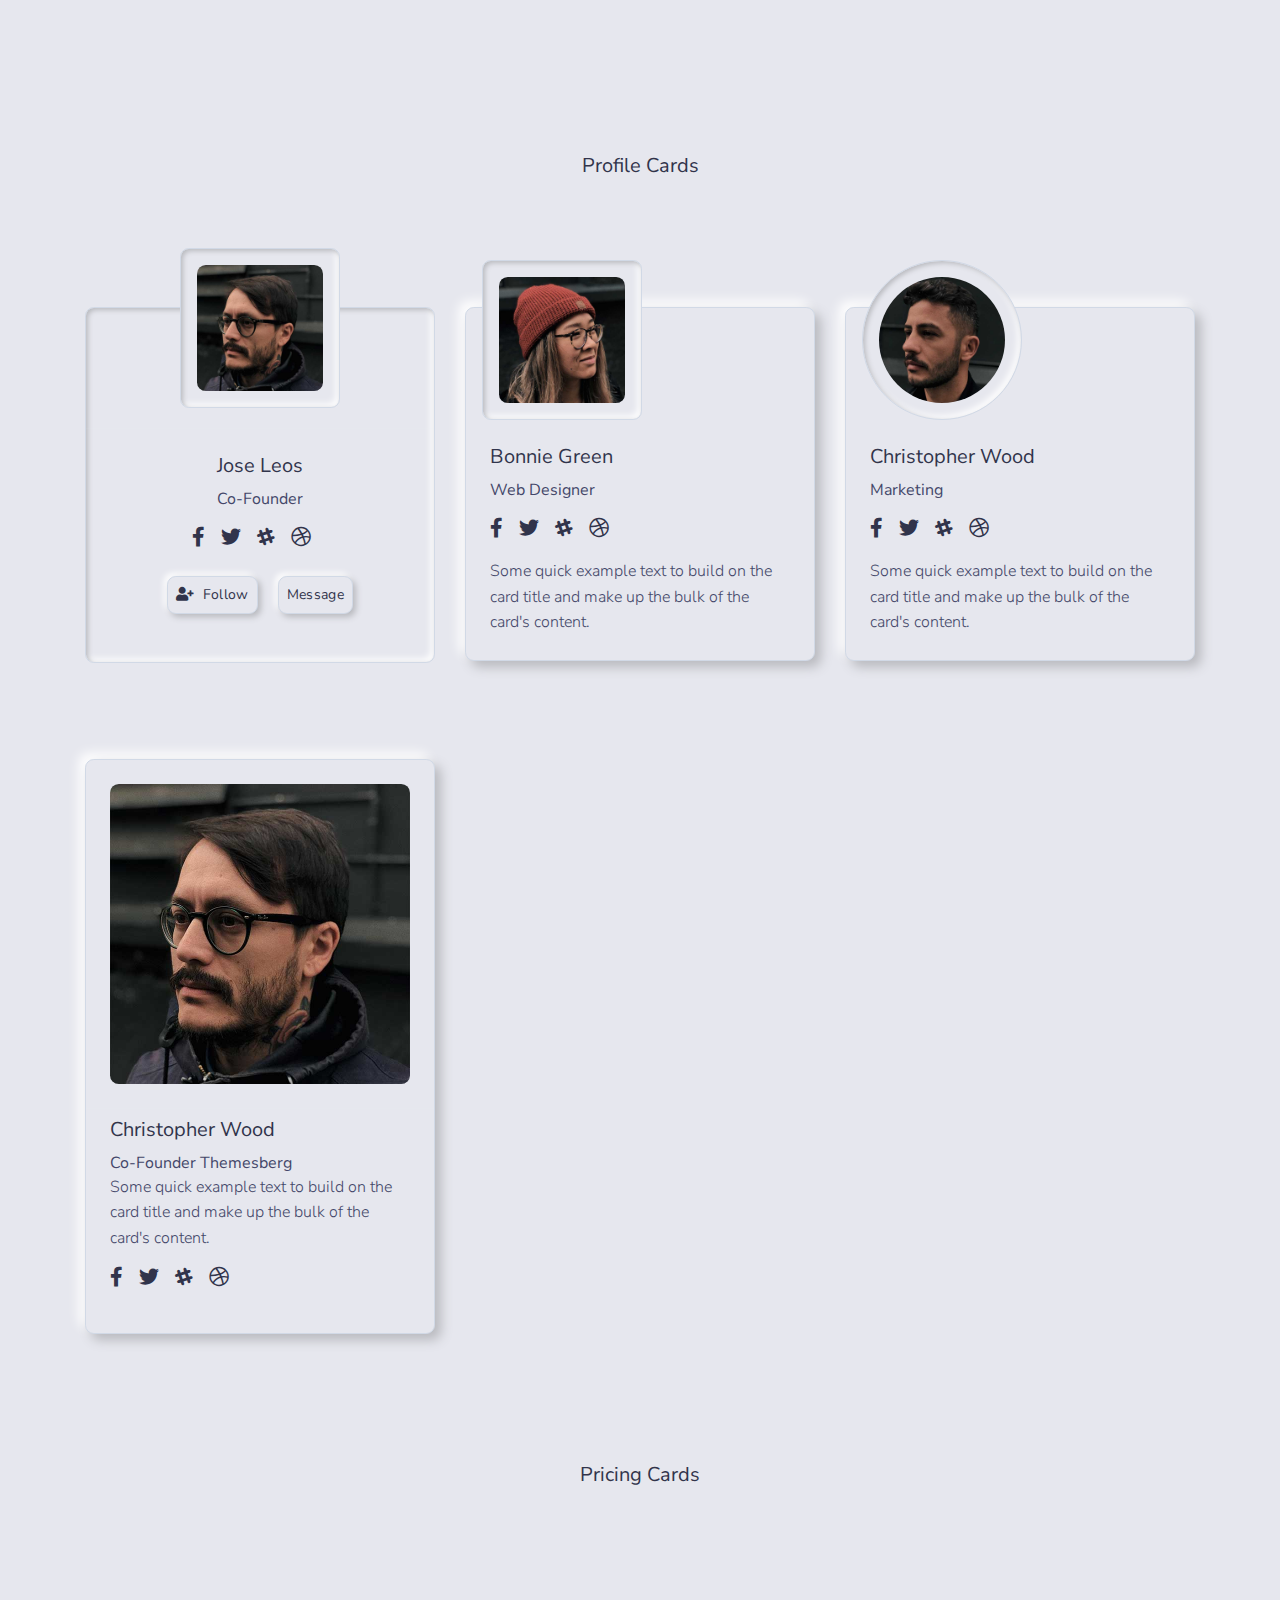
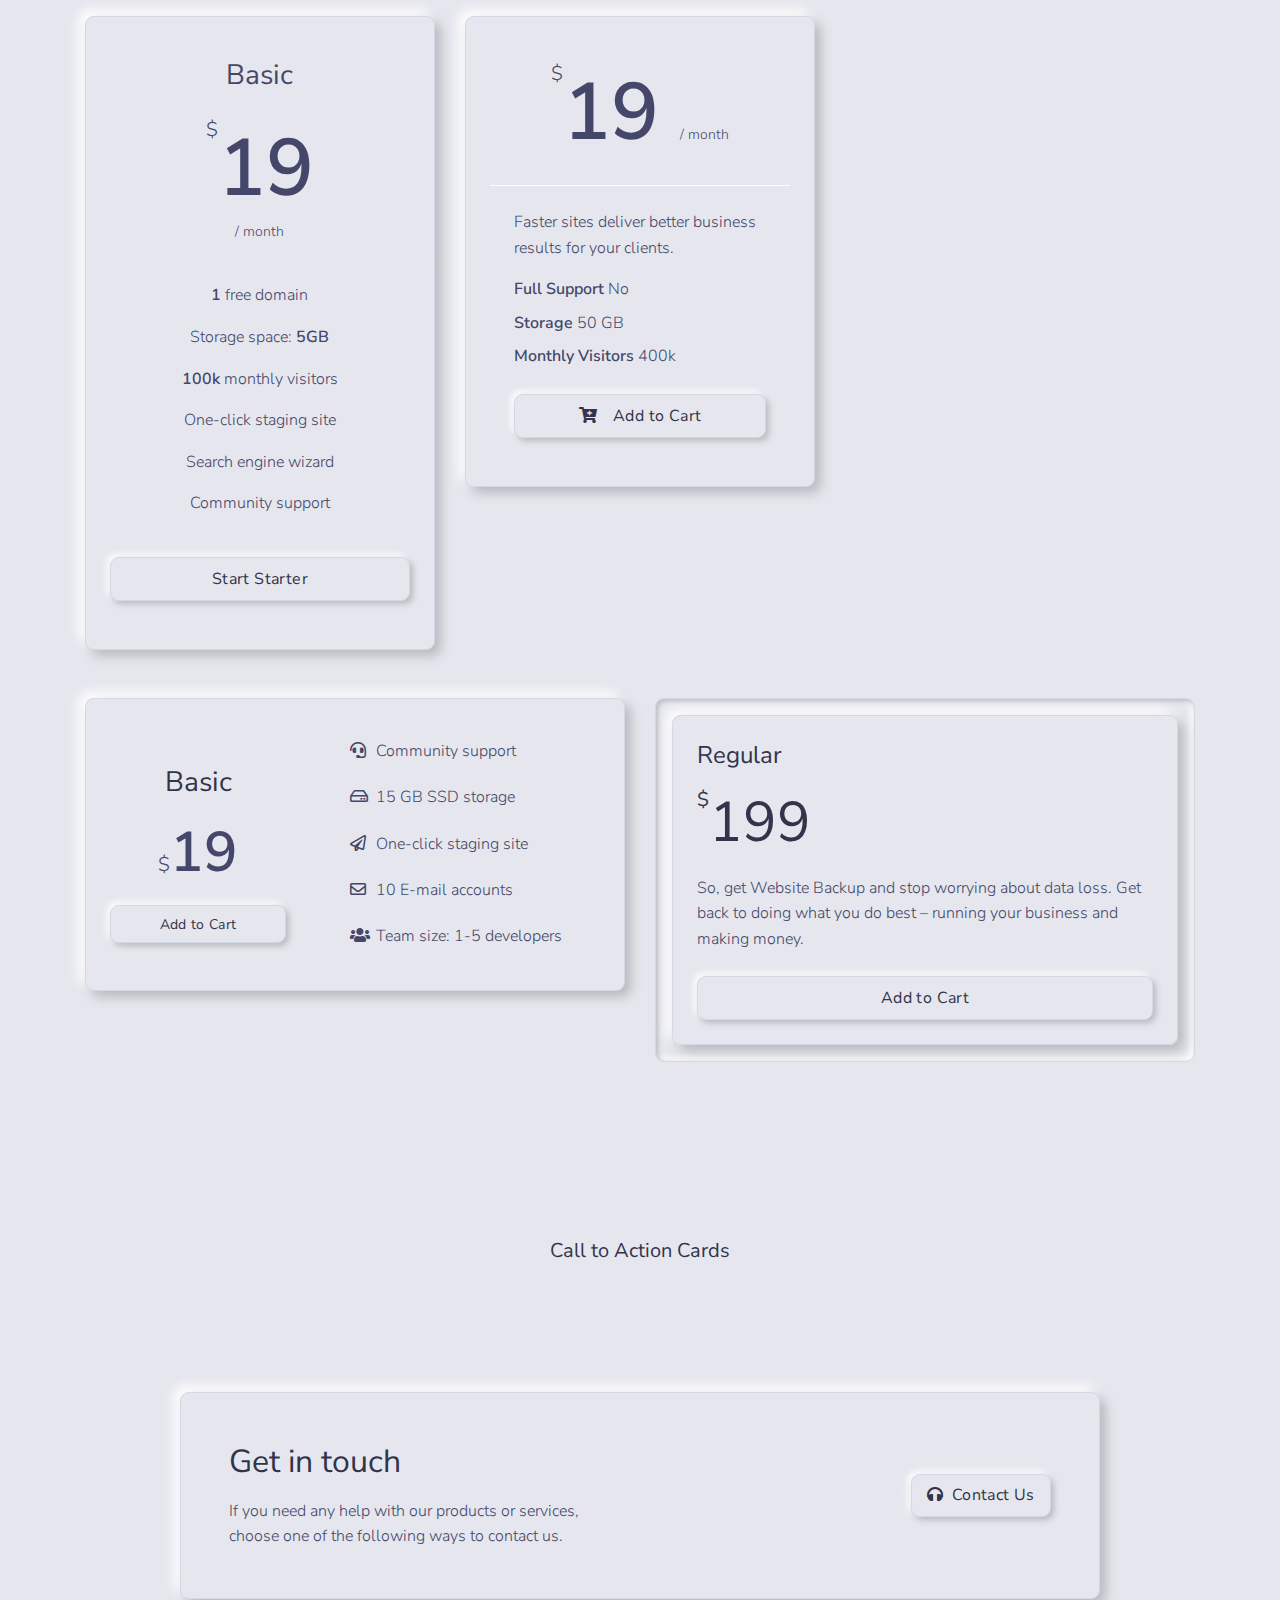
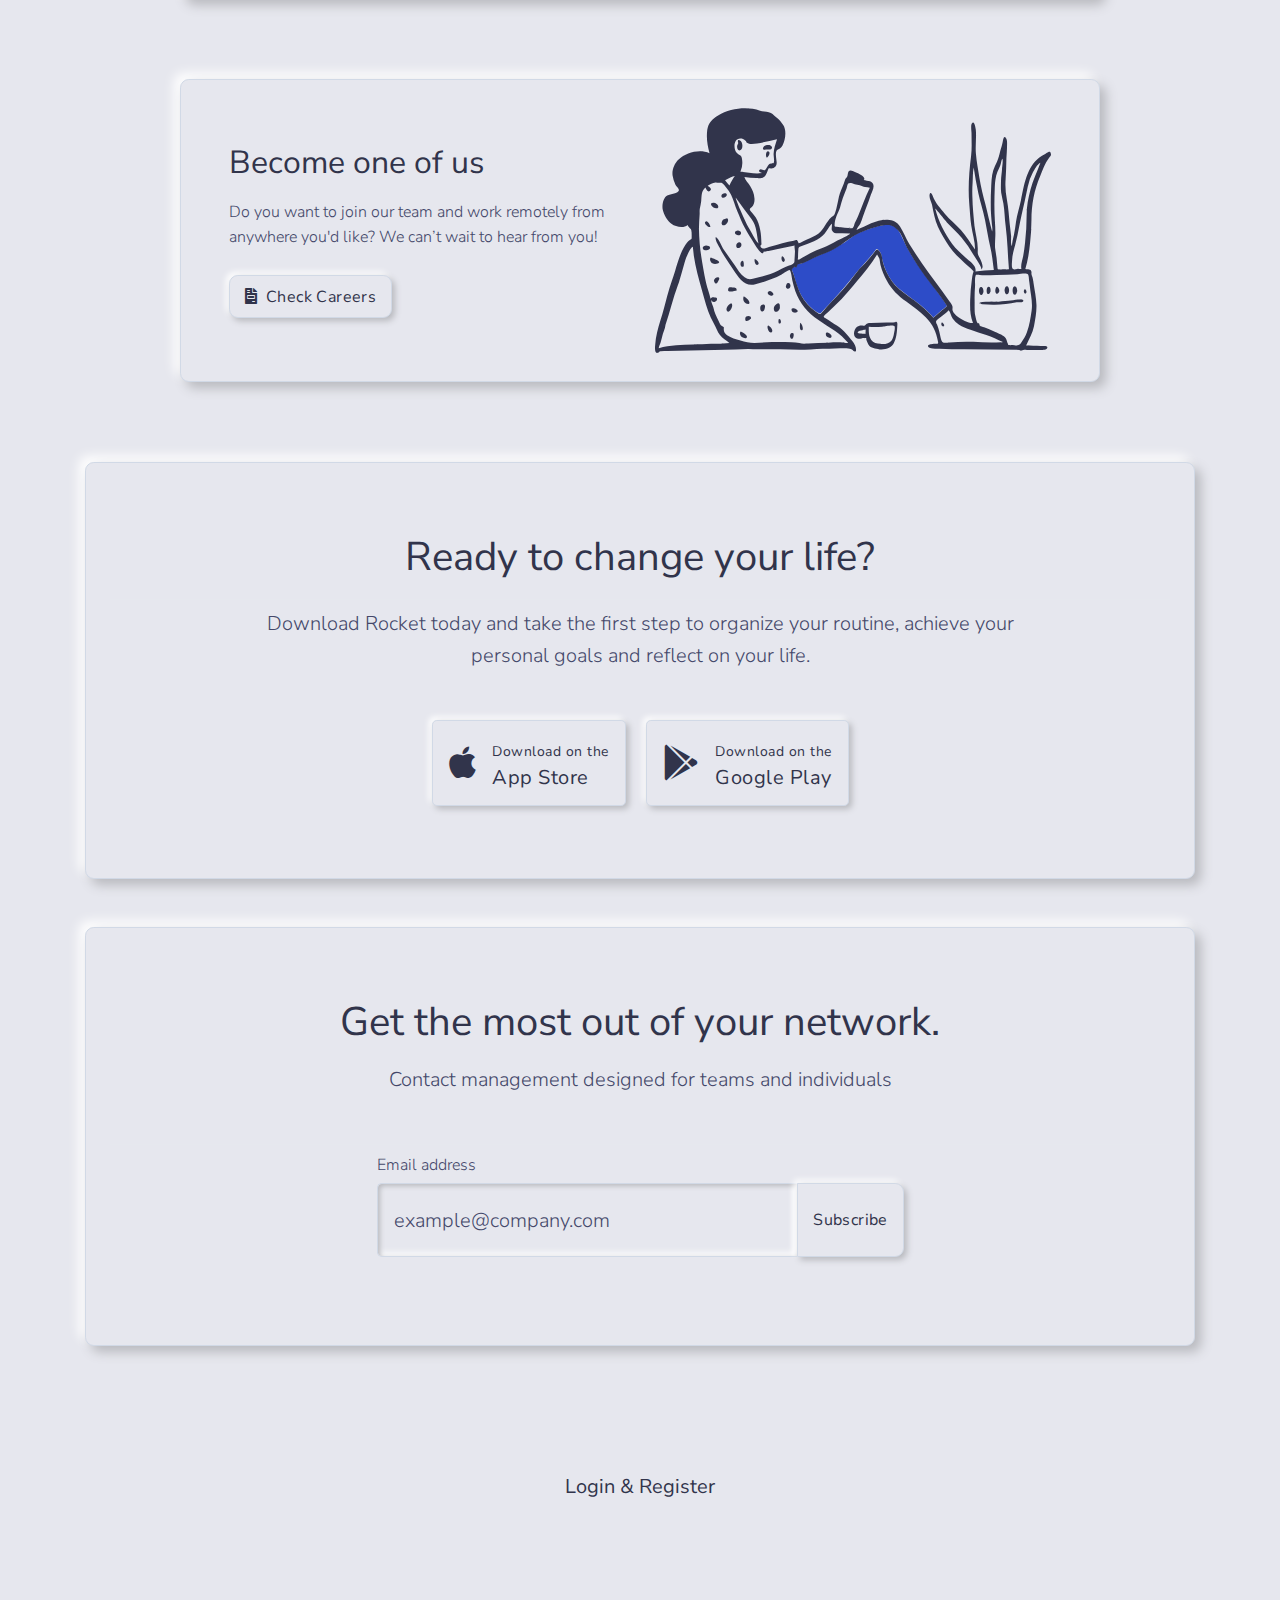
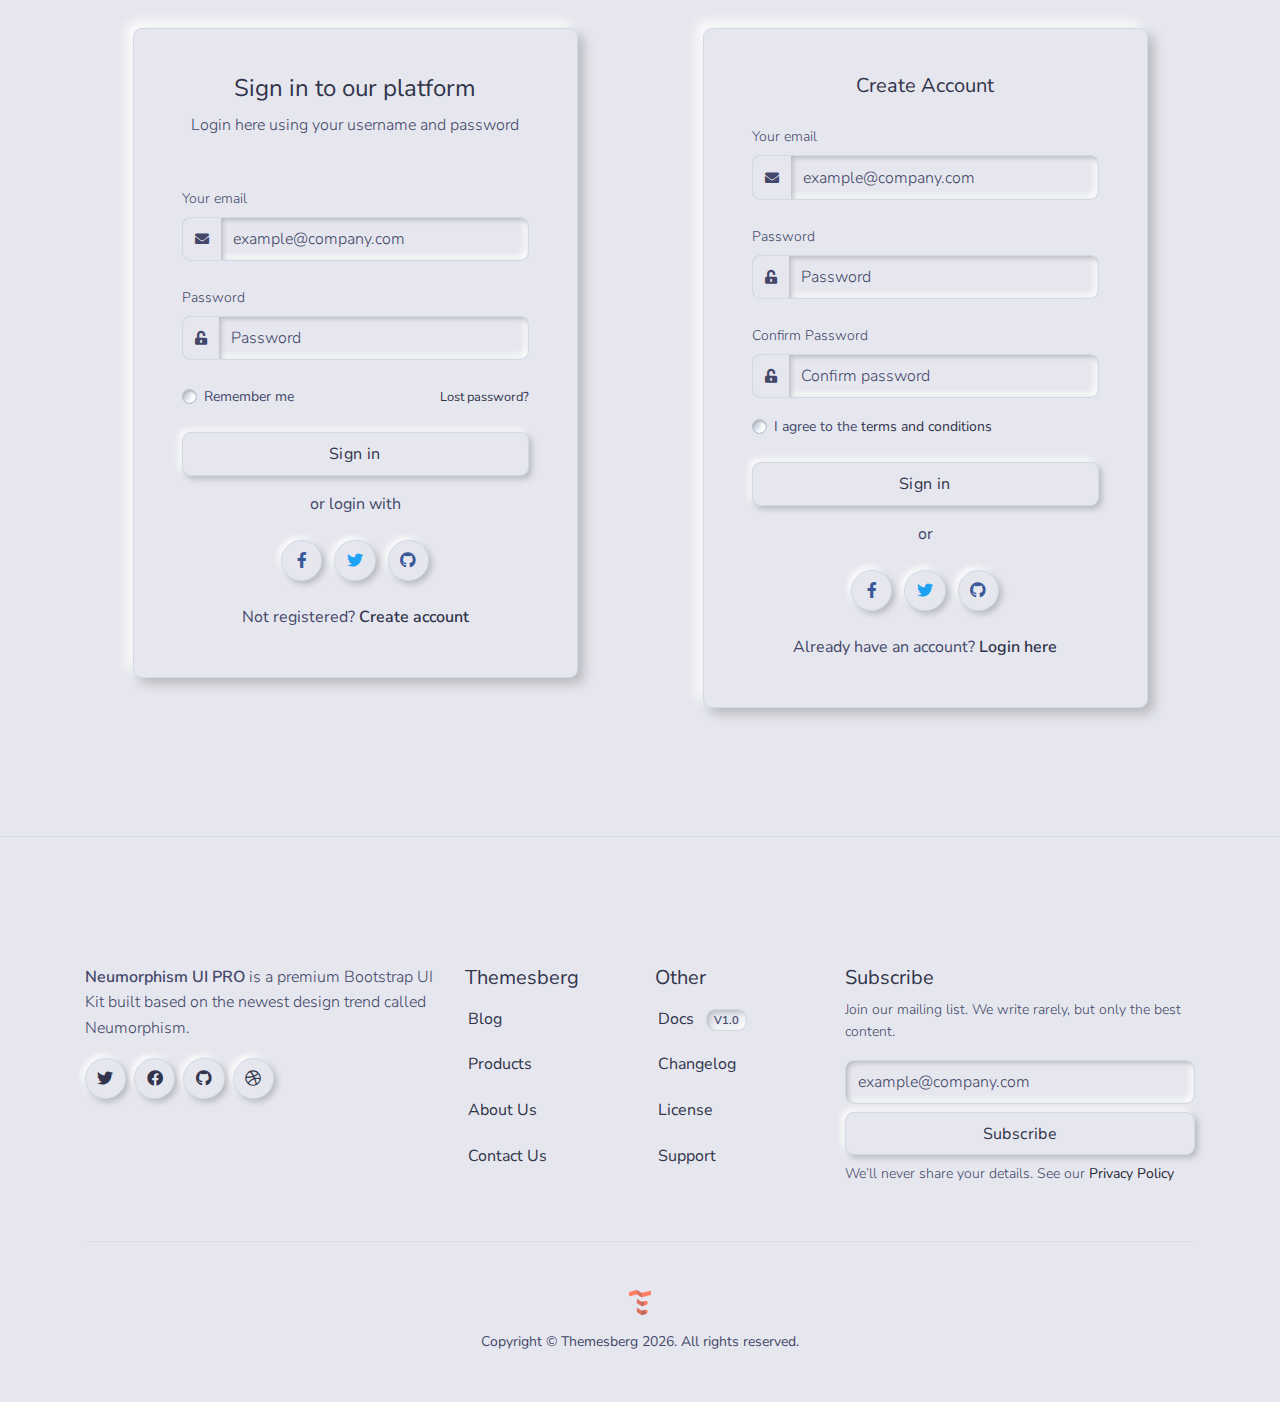
<file: html/components/cards.html>
<!--

=========================================================
* Neumorphism UI - v1.0.0
=========================================================

* Product Page: https://themesberg.com/product/ui-kits/neumorphism-ui
* Copyright 2020 Themesberg MIT LICENSE (https://www.themesberg.com/licensing#mit)

* Coded by https://themesberg.com

=========================================================

* The above copyright notice and this permission notice shall be included in all copies or substantial portions of the Software.

-->
<!DOCTYPE html>
<html lang="en">

<head>
    <meta http-equiv="Content-Type" content="text/html; charset=utf-8" />
<!-- Primary Meta Tags -->
<title>Neumorphism Components - Cards</title>
<meta name="viewport" content="width=device-width, initial-scale=1, shrink-to-fit=no">
<meta name="title" content="Neumorphism Components - Cards">
<meta name="author" content="Themesberg">

<link rel="canonical" href="https://themesberg.com/product/ui-kits/neumorphism-ui/" />

<!--  Social tags -->
<meta name="keywords" content="neumorphism, neumorphism ui, neomorphism, neomorphism ui, neomorphism css, neumorphism css, neumorph, neumorphic, design system, login, form, table, tables, card, cards, navbar, modal, icons, icons, map, chat, carousel, menu, datepicker, gallery, slider, date, social, dropdown, search, tab, nav, footer, date picker, forms, tabs, time, button, select, input, timeline, cart, about us, account, log in, blog, profile, portfolio, landing page, ecommerce, shop, landing, register, app, contact, one page, sign up, signup, store, bootstrap 4, bootstrap4, dashboard, bootstrap 4 dashboard, bootstrap 4 design, bootstrap 4 system, bootstrap 4, bootstrap 4 uit kit, bootstrap 4 kit, themesberg, html kit, html css template, web template, bootstrap, bootstrap 4, css3 template, frontend, responsive bootstrap template, bootstrap ui kit, responsive ui kit">
<meta name="description" content="Start developing neumorphic web applications and pages using Neumorphism UI. It features over 100 individual components and 5 example pages.">

<!-- Schema.org markup for Google+ -->
<meta itemprop="name" content="Neumorphism UI by Themesberg">
<meta itemprop="description" content="Start developing neumorphic web applications and pages using Neumorphism UI. It features over 100 individual components and 5 example pages.">
<meta itemprop="image" content="https://themesberg.s3.us-east-2.amazonaws.com/public/products/neumorphism-ui/neumorphism-thumbnail.jpg">

<!-- Twitter Card data -->
<meta name="twitter:card" content="product">
<meta name="twitter:site" content="@themesberg">
<meta name="twitter:title" content="Neumorphism UI by Themesberg">
<meta name="twitter:description" content="Start developing neumorphic web applications and pages using Neumorphism UI. It features over 100 individual components and 5 example pages.">
<meta name="twitter:creator" content="@themesberg">
<meta name="twitter:image" content="https://themesberg.s3.us-east-2.amazonaws.com/public/products/neumorphism-ui/neumorphism-thumbnail.jpg">

<!-- Open Graph data -->
<meta property="fb:app_id" content="214738555737136">
<meta property="og:title" content="Neumorphism UI by Themesberg" />
<meta property="og:type" content="article" />
<meta property="og:url" content="https://demo.themesberg.com/neumorphism-ui/" />
<meta property="og:image" content="https://themesberg.s3.us-east-2.amazonaws.com/public/products/neumorphism-ui/neumorphism-thumbnail.jpg"/>
<meta property="og:description" content="Start developing neumorphic web applications and pages using Neumorphism UI. It features over 100 individual components and 5 example pages." />
<meta property="og:site_name" content="Themesberg" />

<!-- Favicon -->
<link rel="apple-touch-icon" sizes="120x120" href="../../assets/img/favicon/apple-touch-icon.png">
<link rel="icon" type="image/png" sizes="32x32" href="../../assets/img/favicon/favicon-32x32.png">
<link rel="icon" type="image/png" sizes="16x16" href="../../assets/img/favicon/favicon-16x16.png">
<link rel="manifest" href="../../assets/img/favicon/site.webmanifest">
<link rel="mask-icon" href="../../assets/img/favicon/safari-pinned-tab.svg" color="#ffffff">
<meta name="msapplication-TileColor" content="#ffffff">
<meta name="theme-color" content="#ffffff">

<!-- Fontawesome -->
<link type="text/css" href="../../vendor/@fortawesome/fontawesome-free/css/all.min.css" rel="stylesheet">

<!-- Pixel CSS -->
<link type="text/css" href="../../css/neumorphism.css" rel="stylesheet">

<!-- NOTICE: You can use the _analytics.html partial to include production code specific code & trackers -->

</head>

<body>
    <header class="header-global">
    <nav id="navbar-main" aria-label="Primary navigation" class="navbar navbar-main navbar-expand-lg navbar-theme-primary headroom navbar-light">
        <div class="container position-relative">
            <a class="navbar-brand shadow-soft py-2 px-3 rounded border border-light mr-lg-4" href="../../index.html">
                <img class="navbar-brand-dark" src="../../assets/img/brand/dark.svg" alt="Logo light">
                <img class="navbar-brand-light" src="../../assets/img/brand/dark.svg" alt="Logo dark">
            </a>
            <div class="navbar-collapse collapse" id="navbar_global">
                <div class="navbar-collapse-header">
                    <div class="row">
                        <div class="col-6 collapse-brand">
                            <a href="../../index.html" class="navbar-brand shadow-soft py-2 px-3 rounded border border-light">
                                <img src="../../assets/img/brand/dark.svg" alt="Themesberg logo">
                            </a>
                        </div>
                        <div class="col-6 collapse-close">
                            <a href="#navbar_global" class="fas fa-times" data-toggle="collapse" data-target="#navbar_global" aria-controls="navbar_global" aria-expanded="false" title="close" aria-label="Toggle navigation"></a>
                        </div>
                    </div>
                </div>
                <ul class="navbar-nav navbar-nav-hover align-items-lg-center">
                    <li class="nav-item dropdown">
                        <a href="#" class="nav-link" data-toggle="dropdown" >
                            <span class="nav-link-inner-text">Pages</span>
                            <span class="fas fa-angle-down nav-link-arrow ml-2"></span>
                        </a>
                        <ul class="dropdown-menu">
                            <li><a class="dropdown-item" href="../../html/pages/about.html">About</a></li>
                            <li><a class="dropdown-item" href="../../html/pages/pricing.html">Pricing</a></li>
                            <li><a class="dropdown-item" href="../../html/pages/contact.html">Contact</a></li>
                            <li><a class="dropdown-item" href="../../html/pages/sign-in.html">Sign in</a></li>
                            <li><a class="dropdown-item" href="../../html/pages/sign-up.html">Sign up</a></li>
                        </ul>
                    </li>
                    <li class="nav-item dropdown mega-dropdown">
                        <a href="#" class="nav-link" data-toggle="dropdown" >
                            <span class="nav-link-inner-text">Components</span>
                            <span class="fas fa-angle-down nav-link-arrow ml-2"></span>
                        </a>
                        <div class="dropdown-menu">
                            <div class="row">
                                <div class="col-lg-6 inside-bg d-none d-lg-block">
                                    <div class="justify-content-center bg-primary text-white">
                                        <div class="px-6 pb-5 pt-3">
                                            <img src="../../assets/img/megamenu-image.jpg" alt="Pixel Components">
                                        </div>
                                        <div class="z-2 pb-4 text-center">
                                            <a href="../../html/components/all.html"  class="btn btn-primary mb-2 mb-sm-0 mr-3 text-secondary">
                                                <span class="mr-1"><span class="fas fa-th-large"></span></span>
                                                All components
                                            </a>
                                            <a href="https://themesberg.com/docs/neumorphism-ui/components/alerts" target="_blank" class="btn btn-primary mb-2 mb-sm-0">
                                                <span class="mr-1"><span class="fas fa-book"></span></span>
                                                Docs v1.0
                                            </a>
                                        </div>
                                    </div>
                                </div>
                                <div class="col pl-0">
                                    <ul class="list-style-none">
                                        <li><a class="dropdown-item" href="../../html/components/accordions.html">Accordions</a></li>
                                        <li><a class="dropdown-item" href="../../html/components/alerts.html">Alerts</a></li>
                                        <li><a class="dropdown-item" href="../../html/components/badges.html">Badges</a></li>
                                        <li><a class="dropdown-item" href="../../html/components/bootstrap-carousels.html">Bootstrap Carousels</a></li>
                                        <li><a class="dropdown-item" href="../../html/components/breadcrumbs.html">Breadcrumbs</a></li>
                                        <li><a class="dropdown-item" href="../../html/components/buttons.html">Buttons</a></li>
                                        <li><a class="dropdown-item d-flex align-items-center justify-content-between" href="https://themesberg.com/docs/neumorphism-ui/plugins/jquery-counters/" target="_blank">Counters <span class="badge badge-dark ml-3">Pro</span></a></li>
                                        <li><a class="dropdown-item" href="../../html/components/cards.html">Cards</a></li>
                                        <li><a class="dropdown-item d-flex align-items-center justify-content-between" href="https://themesberg.com/docs/neumorphism-ui/components/e-commerce/" target="_blank">E-commerce <span class="badge badge-dark ml-3">Pro</span></a></li>
                                    </ul>
                                </div>
                                <div class="col pl-0">
                                    <ul class="list-style-none">
                                        <li><a class="dropdown-item" href="../../html/components/forms.html">Forms</a></li>
                                        <li><a class="dropdown-item d-flex align-items-center justify-content-between" href="https://themesberg.com/docs/neumorphism-ui/components/icon-boxes/" target="_blank">Icon Boxes <span class="badge badge-dark ml-3">Pro</span></a></li>
                                        <li><a class="dropdown-item" href="../../html/components/modals.html">Modals</a></li>
                                        <li><a class="dropdown-item" href="../../html/components/navs.html">Navs</a></li>
                                        <li><a class="dropdown-item d-flex align-items-center justify-content-between" href="https://themesberg.com/docs/neumorphism-ui/plugins/owl-carousel/" target="_blank">Owl Carousels <span class="badge badge-dark ml-3">Pro</span></a></li>
                                        <li><a class="dropdown-item" href="../../html/components/pagination.html">Pagination</a></li>
                                        <li><a class="dropdown-item" href="../../html/components/popovers.html">Popovers</a></li>
                                        <li><a class="dropdown-item" href="../../html/components/progress-bars.html">Progress Bars</a></li>

                                    </ul>
                                </div>
                                <div class="col pl-0">
                                    <ul class="list-style-none">
                                        <li><a class="dropdown-item d-flex align-items-center justify-content-between" href="https://themesberg.com/docs/neumorphism-ui/components/icon-boxes/#steps" target="_blank">Steps <span class="badge badge-dark ml-3">Pro</span></a></li>
                                        <li><a class="dropdown-item" href="../../html/components/tables.html">Tables</a></li>
                                        <li><a class="dropdown-item" href="../../html/components/tabs.html">Tabs</a> </li>
                                        <li><a class="dropdown-item" href="../../html/components/toasts.html">Toasts</a> </li>
                                        <li><a class="dropdown-item d-flex align-items-center justify-content-between" href="https://themesberg.com/docs/neumorphism-ui/components/timelines/" target="_blank">Timelines <span class="badge badge-dark ml-3">Pro</span></a></li>
                                        <li><a class="dropdown-item" href="../../html/components/tooltips.html">Tooltips</a></li>
                                        <li><a class="dropdown-item" href="../../html/components/typography.html">Typography</a></li>
                                        <li><a class="dropdown-item d-flex align-items-center justify-content-between" href="https://demo.themesberg.com/neumorphism-ui-pro/html/components/widgets.html" target="_blank">Widgets <span class="badge badge-dark ml-3">Pro</span></a></li>
                                    </ul>
                                </div>
                            </div>
                        </div>
                    </li>
                    <li class="nav-item dropdown">
                        <a href="#" class="nav-link" data-toggle="dropdown" >
                            <span class="nav-link-inner-text">Support</span>
                            <span class="fas fa-angle-down nav-link-arrow ml-2"></span>
                        </a>
                        <div class="dropdown-menu dropdown-menu-lg">
                            <div class="col-auto px-0" data-dropdown-content>
                                <div class="list-group list-group-flush">
                                    <a href="https://themesberg.com/docs/neumorphism-ui/getting-started/quick-start/" target="_blank" class="list-group-item list-group-item-action d-flex align-items-center p-0 py-3 px-lg-4">
                                        <span class="icon icon-sm icon-secondary"><span class="fas fa-file-alt"></span></span>
                                        <div class="ml-4">
                                            <span class="text-dark d-block">Documentation<span class="badge badge-sm badge-secondary ml-2">v1.0</span></span>
                                            <span class="small">Examples and guides</span>
                                        </div>
                                    </a>
                                    <a href="https://github.com/themesberg/th-neumorphism-ui-pro/issues" target="_blank" class="list-group-item list-group-item-action d-flex align-items-center p-0 py-3 px-lg-4">
                                        <span class="icon icon-sm icon-secondary"><span class="fas fa-microphone-alt"></span></span>
                                        <div class="ml-4">
                                            <span class="text-dark d-block">Support</span>
                                            <span class="small">Looking for answers? Ask us!</span>
                                        </div>
                                    </a>
                                </div>
                            </div>
                        </div>
                    </li>
                </ul>
            </div>
            <div class="d-flex align-items-center">
                <a href="https://themesberg.com/product/ui-kits/neumorphism-ui-pro" target="_blank" class="btn btn-primary text-secondary mr-3"><i class="far fa-paper-plane mr-2"></i> Upgrade to PRO</a>
                <a href="https://themesberg.com/docs/neumorphism-ui/getting-started/quick-start/" target="_blank" class="btn btn-primary d-none d-md-inline-block"><i class="fas fa-book"></i> Docs v1.0</a>
                <button class="navbar-toggler ml-2" type="button" data-toggle="collapse" data-target="#navbar_global" aria-controls="navbar_global" aria-expanded="false" aria-label="Toggle navigation">
                    <span class="navbar-toggler-icon"></span>
                </button>
            </div>
        </div>
    </nav>
</header>
    <main>
        <!-- Hero -->
        <div class="section-header pb-6 bg-primary overflow-hidden text-center border-bottom border-light">
            <div class="container z-2">
                <div class="row mb-4 justify-content-center">
                    <div class="col-12 col-md-8 col-lg-7">
                        <h1 class="display-3 mb-4">Cards</h1>
                        <p class="lead">Cards are built with as little markup and styles as possible, but still manage to deliver a ton of control and customization.</p>
                    </div>
                </div>
                <div class="row justify-content-center">
                    <div class="col-12 col-md-10 col-lg-6">
                        <div class="alert shadow-inset">
                            <div class="d-flex">
                                <div class="alert-inner--text">
                                    <span class="icon text-danger icon-xs mr-2 mr-md-1"><span class="fas fa-file-alt"></span></span>
                                    <a target="_blank" href="https://themesberg.com/docs/neumorphism-ui/components/cards/">See our Documentation</a> for a detailed technical explanation.
                                </div>
                            </div>
                        </div>
                    </div>
                </div>
            </div>
        </div>
        <!-- End of Hero -->
        <div class="section bg-primary text-dark section-lg">
    <div class="container">
        <!-- Title -->
        <div class="row">
            <div class="col text-center">
                <h2 class="h5 mb-6">Blog Cards</h2>
            </div>
        </div>
        <!-- End of title-->
        <div class="row mb-5">
            <div class="col-12 col-md-6 col-lg-4 mb-5">
                <div class="card bg-primary border-light shadow-soft">
                    <img src="../../assets/img/blog/blog-article-1.jpg" class="card-img-top rounded-top" alt="Themesberg office">
                    <div class="card-body">
                        <span class="h6 icon-tertiary small"><span class="fas fa-medal mr-2"></span>Awards</span>
                        <h3 class="h5 card-title mt-3">We partnered up with Google</h3>
                        <p class="card-text">Some quick example text to build on the card title and make up the bulk of the card's content.</p>
                        <a href="#" class="btn btn-primary btn-sm">Learn More</a>
                    </div>
                </div>
            </div>
            <div class="col-12 col-md-6 col-lg-4 mb-5">
                <div class="card bg-primary border-light shadow-soft">
                    <div class="card-header p-3">
                        <img src="../../assets/img/blog/blog-article-2.jpg" class="card-img-top rounded" alt="Designer desk">
                    </div>
                    <div class="card-body pt-2">
                        <div class="media d-flex align-items-center justify-content-between">
                            <div class="post-group">
                                <a href="#" data-toggle="tooltip" data-placement="top" title="" data-original-title="23k followers">
                                    <img class="avatar-sm mr-2 img-fluid rounded-circle" src="../../assets/img/team/profile-picture-2.jpg" alt="Jo portrait"> Jo J. Moore
                                </a>
                            </div>
                            <div class="d-flex align-items-center">
                                <span class="small"><span class="far fa-calendar-alt mr-2"></span>15 March 2020</span>
                            </div>
                        </div> 
                        <h3 class="h5 card-title mt-4">We partnered up with Google</h3>
                        <p class="card-text">Some quick example text to build on the card title and make up the bulk of the card's content.</p>
                        <a href="#" class="btn btn-primary btn-sm">Learn More</a>
                    </div>
                  </div>
            </div>
            <div class="col-12 col-md-6 col-lg-4 mb-5">
                <div class="card bg-primary shadow-soft text-center border-light">
                    <div class="card-header">
                        <span class="card-text small"><span class="far fa-calendar-alt mr-2"></span>15 March 2020</span>
                    </div>
                    <div class="card-body">
                      <h3 class="h5 card-title">We partnered up with Google</h3>
                      <p class="card-text">With supporting text below as a natural lead-in to additional content.</p>
                      <a href="#" class="btn btn-primary btn-sm">Learn More</a>
                    </div>
                    <div class="card-footer">
                        <a href="#" data-toggle="tooltip" data-placement="top" title="" data-original-title="23k followers">
                            <img class="avatar-sm mr-2 img-fluid rounded-circle" src="../../assets/img/team/profile-picture-2.jpg" alt="Moore avatar"> Jo J. Moore
                        </a>
                    </div>
                  </div>
            </div>
            <div class="col-12 col-lg-6">
                <div class="card bg-primary shadow-inset border-light">
                    <div class="card-body p-5">
                        <h3 class="h4 card-title mb-3">We partnered up with Google</h3>
                        <span class="card-text small"><span class="far fa-calendar-alt mr-2"></span>15 March 2020</span>
                        <p class="card-text mt-4">This is a wider card with supporting text below as a natural lead-in to additional content. This content is a little bit longer.</p>
                        <div class="d-flex align-items-center">
                            <a href="#" class="btn btn-primary btn-sm mr-3">Learn More</a>
                            <a href="#" class="small"><span class="far fa-comments mr-2"></span>21</a>
                        </div>
                    </div>
                </div>
            </div>
        </div>
    </div>
</div>
<section class="section section-lg pt-0">
    <div class="container">
        <!-- Title -->
        <div class="row">
            <div class="col text-center">
                <h2 class="h5 mb-7">Profile Cards</h2>
            </div>
        </div>
        <!-- End of title-->
        <div class="row justify-content-between">
            <div class="col-12 col-md-6 col-lg-4 mb-6 mb-md-5">
                <!-- Profile Card -->
                <div class="profile-card mb-5">
                    <div class="card bg-primary shadow-inset border-light text-center">
                        <div class="card-header">
                            <div class="profile-image bg-primary shadow-inset border border-light rounded mx-auto p-3 mt-n6">
                                <img src="../../assets/img/team/profile-picture-4.jpg" class="card-img-top rounded" alt="Leos Portrait">
                            </div>
                        </div>
                        <div class="card-body pb-5">
                            <h3 class="h5 mb-2">Jose Leos</h3>
                            <span class="h6 font-weight-normal text-gray mb-3">Co-Founder</span>
                            <ul class="list-unstyled d-flex justify-content-center mt-3 mb-4">
                                <li>
                                    <a href="#" target="_blank" aria-label="facebook social link" class="icon icon-xs icon-facebook mr-3">
                                        <span class="fab fa-facebook-f"></span>
                                    </a>
                                </li>
                                <li>
                                    <a href="#" target="_blank" aria-label="twitter social link" class="icon icon-xs icon-twitter mr-3">
                                        <span class="fab fa-twitter"></span>
                                    </a>
                                </li>
                                <li>
                                    <a href="#" target="_blank" aria-label="slack social link" class="icon icon-xs icon-slack mr-3">
                                        <span class="fab fa-slack-hash"></span>
                                    </a>
                                </li>
                                <li>
                                    <a href="#" target="_blank" aria-label="dribbble social link" class="icon icon-xs icon-dribbble mr-3">
                                        <span class="fab fa-dribbble"></span>
                                    </a>
                                </li>
                            </ul>
                            <a class="btn btn-sm btn-primary mr-3" href="#">
                                <span class="fas fa-user-plus mr-1"></span> Follow
                            </a>
                            <a class="btn btn-sm btn-primary" href="#">
                                Message
                            </a>                                
                        </div>
                    </div>
                </div>
                <!-- End of Profile Card -->
            </div>
            <div class="col-12 col-md-6 col-lg-4 mb-6 mb-md-5">
                <!-- Profile Card -->
                <div class="profile-card mb-5">
                    <div class="card bg-primary shadow-soft border-light">
                        <div class="profile-image bg-primary shadow-inset border border-light rounded p-3 ml-3 mt-n5">
                            <img src="../../assets/img/team/profile-picture-3.jpg" class="card-img-top rounded" alt="Bonnie Avatar">
                        </div>
                        <div class="card-body">
                            <h3 class="h5 mb-2">Bonnie Green</h3>
                            <span class="h6 font-weight-normal text-gray mb-3">Web Designer</span>
                            <ul class="list-unstyled d-flex my-3">
                                <li>
                                    <a href="#" target="_blank" aria-label="facebook social link" class="icon icon-xs icon-facebook mr-3">
                                        <span class="fab fa-facebook-f"></span>
                                    </a>
                                </li>
                                <li>
                                    <a href="#" target="_blank" aria-label="twitter social link" class="icon icon-xs icon-twitter mr-3">
                                        <span class="fab fa-twitter"></span>
                                    </a>
                                </li>
                                <li>
                                    <a href="#" target="_blank" aria-label="slack social link" class="icon icon-xs icon-slack mr-3">
                                        <span class="fab fa-slack-hash"></span>
                                    </a>
                                </li>
                                <li>
                                    <a href="#" target="_blank" aria-label="dribbble social link" class="icon icon-xs icon-dribbble mr-3">
                                        <span class="fab fa-dribbble"></span>
                                    </a>
                                </li>
                            </ul>
                            <p class="card-text">Some quick example text to build on the card title and make up the bulk of the card's content.</p>
                        </div>
                    </div>
                </div>
                <!-- End of Profile Card -->
            </div>
            <div class="col-12 col-md-6 col-lg-4 mb-4 mb-md-5">
                <!-- Profile Card -->
                <div class="profile-card mb-5">
                    <div class="card bg-primary shadow-soft border-light">
                        <div class="profile-image bg-primary shadow-inset border border-light rounded-circle p-3 ml-3 mt-n5">
                            <img src="../../assets/img/team/profile-picture-1.jpg" class="card-img-top rounded-circle" alt="Christopher Avatar">
                        </div>
                        <div class="card-body">
                            <h3 class="h5 mb-2">Christopher Wood</h3>
                            <span class="h6 font-weight-normal text-gray mb-3">Marketing</span>
                            <ul class="list-unstyled d-flex my-3">
                                <li>
                                    <a href="#" target="_blank" aria-label="facebook social link" class="icon icon-xs icon-facebook mr-3">
                                        <span class="fab fa-facebook-f"></span>
                                    </a>
                                </li>
                                <li>
                                    <a href="#" target="_blank" aria-label="twitter social link" class="icon icon-xs icon-twitter mr-3">
                                        <span class="fab fa-twitter"></span>
                                    </a>
                                </li>
                                <li>
                                    <a href="#" target="_blank" aria-label="slack social link" class="icon icon-xs icon-slack mr-3">
                                        <span class="fab fa-slack-hash"></span>
                                    </a>
                                </li>
                                <li>
                                    <a href="#" target="_blank" aria-label="dribbble social link" class="icon icon-xs icon-dribbble mr-3">
                                        <span class="fab fa-dribbble"></span>
                                    </a>
                                </li>
                            </ul>
                            <p class="card-text">Some quick example text to build on the card title and make up the bulk of the card's content.</p>
                        </div>
                    </div>
                </div>
                <!-- End of Profile Card -->
            </div>
            <div class="col-12 col-md-6 col-lg-4 mb-5 mb-md-0">
                <!-- Profile Card -->
                <div class="card bg-primary shadow-soft border-light">
                    <div class="card-header p-4">
                        <img src="../../assets/img/team/profile-picture-4.jpg" class="card-img-top rounded" alt="Wood Portrait">
                    </div>
                    <div class="card-body pt-2">
                        <h3 class="h5 mb-2">Christopher Wood</h3>
                        <span class="h6 font-weight-normal text-gray mb-4">Co-Founder Themesberg</span>
                        <p class="card-text">Some quick example text to build on the card title and make up the bulk of the card's content.</p>
                        <ul class="list-unstyled d-flex my-3">
                            <li>
                                <a href="#" target="_blank" aria-label="facebook social link" class="icon icon-xs icon-facebook mr-3">
                                    <span class="fab fa-facebook-f"></span>
                                </a>
                            </li>
                            <li>
                                <a href="#" target="_blank" aria-label="twitter social link" class="icon icon-xs icon-twitter mr-3">
                                    <span class="fab fa-twitter"></span>
                                </a>
                            </li>
                            <li>
                                <a href="#" target="_blank" aria-label="slack social link" class="icon icon-xs icon-slack mr-3">
                                    <span class="fab fa-slack-hash"></span>
                                </a>
                            </li>
                            <li>
                                <a href="#" target="_blank" aria-label="dribbble social link" class="icon icon-xs icon-dribbble mr-3">
                                    <span class="fab fa-dribbble"></span>
                                </a>
                            </li>
                        </ul>
                    </div>
                </div>
                <!-- End of Profile Card -->
            </div>
        </div>
    </div>
</section>
<div class="section section-lg pt-0">
    <div class="container">
        <!-- Title -->
        <div class="row">
            <div class="col text-center">
                <h2 class="h5 mb-7">Pricing Cards</h2>
            </div>
        </div>
        <!-- End of title-->
        <div class="row mb-5">
            <div class="col-12 col-md-6 col-lg-4 mb-5 mb-lg-0">
                <div class="card bg-primary shadow-soft border-light text-center py-4">
                    <!-- Header -->
                    <div class="card-header p-3">
                        <h3 class="text-gray mb-4">Basic</h3>
                        <span class="d-block">
                            <span class="display-1 font-weight-bold">
                                <span class="align-top font-medium">$</span>19
                        </span>
                        <span class="d-block text-gray font-small">/ month</span>
                        </span>
                    </div>
                    <!-- End Header -->
                    <!-- Content -->
                    <div class="card-body">
                        <ul class="list-unstyled mb-4">
                            <li class="list-item pb-3"><strong>1</strong> free domain</li>
                            <li class="list-item pb-3">Storage space: <strong>5GB</strong></li>
                            <li class="list-item pb-3"><strong>100k</strong> monthly visitors</li>
                            <li class="list-item pb-3">One-click staging site</li>
                            <li class="list-item pb-3">Search engine wizard </li>
                            <li class="list-item pb-3">Community support</li>
                        </ul>
                        <button type="button" class="btn btn-primary btn-block">Start
                            Starter</button>
                    </div>
                    <!-- End Content -->
                </div>
            </div>
            <div class="col-12 col-md-6 col-lg-4 mb-5 mb-lg-0">
                <div class="card bg-primary shadow-soft border-light p-4">
                    <!-- Header -->
                    <div class="card-header border-bottom text-center">
                        <span class="d-block">
                            <span class="display-1 font-weight-bold">
                            <span class="align-top font-medium">$</span>19
                        </span>
                        <span class="text-gray font-small">/ month</span>
                        </span>
                    </div>
                    <!-- End Header -->
                    <!-- Content -->
                    <div class="card-body">
                        <p>Faster sites deliver better business results for your clients.</p>
                        <ul class="list-unstyled mb-4">
                            <li class="list-item pb-2"><strong>Full Support</strong> No</li>
                            <li class="list-item pb-2"><strong>Storage</strong> 50 GB</li>
                            <li class="list-item"><strong>Monthly Visitors</strong> 400k</li>
                        </ul>
                        <button type="button" class="btn btn-primary btn-block">
                            <span class="fas fa-cart-plus mr-3"></span>Add to Cart
                        </button>
                    </div>
                    <!-- End Content -->
                </div>
            </div>
        </div>
        <div class="row mb-5">
            <div class="col-12 col-lg-6 mb-5 mb-lg-0">
                <div class="card bg-primary shadow-soft border-light">
                    <div class="row no-gutters align-items-center">
                        <div class="col-sm-5">
                            <!-- Header -->
                            <div class="card-header text-center pb-0">
                                <h3 class="mb-0">Basic</h3>
                                <span class="d-block my-3">
                                    <span class="display-2 font-weight-bold"><span class="align-baseline font-medium">$</span>19
                                </span>
                                </span>
                                <button type="button" class="btn btn-sm btn-primary btn-block">Add to Cart</button>
                            </div>
                        </div>
                        <div class="col-sm-7">
                            <!-- Content -->
                            <div class="card-body pb-0">
                                <ul class="list-group list-group-flush price-list mb-4">
                                    <li class="list-group-item border-primary pb-1"><span class="fas fa-headset"></span>Community support</li>
                                    <li class="list-group-item border-primary pb-1"><span class="far fa-hdd"></span>15 GB SSD storage</li>
                                    <li class="list-group-item border-primary pb-1"><span class="far fa-paper-plane"></span>One-click staging site</li>
                                    <li class="list-group-item border-primary pb-1"><span class="far fa-envelope"></span>10 E-mail accounts</li>
                                    <li class="list-group-item border-0"><span class="fas fa-users"></span>Team size: 1-5 developers</li>
                                </ul>
                            </div>
                            <!-- End Content -->
                        </div>
                    </div>
                </div>
            </div>
            <div class="col-12 col-lg-6">
                <div class="card bg-primary shadow-inset border-light p-3">
                    <!-- Content -->
                    <div class="card-body shadow-soft border border-light rounded p-4">
                        <h4 class="mb-3">Regular</h4>
                        <div class="d-flex mb-3"> 
                            <span class="h5 mb-0">$</span> 
                            <span class="price display-2 text-dark mb-0">199</span> 
                        </div>
                        <p class="mb-4">So, get Website Backup and stop worrying about data loss. Get back to doing what you do best – running your business and making money.</p>
                        <button type="button" class="btn btn-primary btn-block rounded-bottom">Add to Cart</button>
                    </div>
                    <!-- End Content -->
                </div>
            </div>
        </div>
    </div>
</div>
<div class="section section-lg pt-0">
    <div class="container">
        <!-- Title -->
        <div class="row">
            <div class="col text-center">
                <h2 class="h5 mb-7">Call to Action Cards</h2>
            </div>
        </div>
        <!-- End of title-->
        <div class="row justify-content-center">
            <div class="col-12 col-lg-10">
                <div class="card bg-primary shadow-soft border-light mb-6">
                    <div class="card-body px-5 py-5 text-center text-md-left">
                        <div class="row align-items-center">
                            <div class="col-md-6">
                                <h2 class="mb-3">Get in touch</h2>
                                <p class="mb-0">
                                    If you need any help with our products or services, choose one of the following ways to contact us.
                                </p>
                            </div>
                            <div class="col-12 col-md-6 mt-4 mt-md-0 text-md-right">
                                <a href="#" class="btn btn-primary">
                                    <span class="mr-1">
                                        <span class="fas fa-headphones"></span>
                                    </span>
                                    Contact Us
                                </a>
                            </div>
                        </div>
                    </div>
                </div>
            </div>
            <div class="col-12 col-lg-10">
                <div class="card bg-primary shadow-soft border-light px-4 py-1 mb-6">
                    <div class="card-body text-center text-md-left">
                        <div class="row align-items-center">
                            <div class="col-md-6">
                                <h2 class="mb-3">Become one of us</h2>
                                <p class="mb-4">
                                    Do you want to join our team and work remotely from anywhere you'd like? We can’t wait to hear from you!
                                </p>
                                <a href="#" class="btn btn-primary">
                                    <span class="mr-1">
                                        <span class="fas fa-file-invoice"></span>
                                    </span>
                                    Check Careers
                                </a>
                            </div>
                            <div class="col-12 col-md-6 mt-4 mt-md-0 text-md-right">
                                <img src="../../assets/img/illustrations/reading-side.svg" alt="illustration">
                            </div>
                        </div>
                    </div>
                </div>
            </div>
            <div class="col-12">
                <div class="card bg-primary shadow-soft border-light px-4 py-5 text-center mb-5">
                    <div class="card-header pb-0">
                        <h2 class="h1 mb-3">Ready to change your life?</h2>
                    </div>
                    <div class="card-body pt-2 px-0 px-lg-7">
                        <p class="mb-5 lead">
                            Download Rocket today and take the first step to organize your routine, achieve your personal goals and reflect on your life.
                        </p>
                        <a class="btn btn-lg btn-primary mr-md-3 mb-3 mb-sm-0" href="#">
                            <div class="d-flex align-items-center">
                                <span class="icon icon-lg mr-3"><span class="fab fa-apple"></span></span>
                                <div class="d-block text-left">
                                    <small class="font-small">Download on the</small>
                                    <div class="h5 mb-0">App Store</div>
                                </div>
                            </div>
                        </a>
                        <a class="btn btn-lg btn-primary" href="#">
                            <div class="d-flex align-items-center">
                                <span class="icon icon-lg mr-3"><span class="fab fa-google-play"></span></span>
                                <div class="d-block text-left">
                                    <small class="font-small">Download on the</small>
                                    <div class="h5 mb-0">Google Play</div>
                                </div>
                            </div>
                        </a>
                    </div>
                </div>
            </div>
            <div class="col-12">
                <div class="card bg-primary shadow-soft border-light px-4 py-5">
                    <div class="card-header pb-0 text-center">
                        <h2 class="h1 mb-3">Get the most out of your network.</h2>
                        <p class="mb-5 lead">
                            Contact management designed for teams and individuals
                        </p>
                    </div>
                    <div class="card-body pt-2 px-0 px-lg-7">
                        <div class="row justify-content-center">
                            <div class="col-12 col-md-8">
                                <div class="form-group">
                                    <label class="h6 font-weight-light text-gray" for="subscribeInputEmail">Email address</label>
                                    <div class="d-flex flex-row justify-content-center">
                                        <div class="input-group">
                                            <input class="form-control form-control-xl border-light" id="subscribeInputEmail" placeholder="example@company.com" type="email">
                                            <div class="input-group-prepend">
                                                <button type="submit" class="btn btn-primary rounded-right">Subscribe</button>
                                            </div>
                                        </div>
                                    </div>
                                </div>
                            </div>
                        </div>
                    </div>
                </div>
            </div>
        </div>
    </div>
</div>
<div class="section section-lg pt-0">
    <div class="container">
        <!-- Title -->
        <div class="row">
            <div class="col text-center">
                <h2 class="h5 mb-7">Login & Register</h2>
            </div>
        </div>
        <!-- End of title-->
        <div class="row justify-content-md-around">
            <div class="col-12 col-md-6 col-lg-5 mb-5 mb-lg-0">
                <div class="card bg-primary shadow-soft border-light p-4">
                    <div class="card-header text-center pb-0">
                        <h2 class="h4">Sign in to our platform</h2>
                        <span>Login here using your username and password</span>   
                    </div>
                    <div class="card-body">
                        <form action="#" class="mt-4">
                            <!-- Form -->
                            <div class="form-group">
                                <label for="exampleInputIcon333">Your email</label>
                                <div class="input-group mb-4">
                                    <div class="input-group-prepend">
                                        <span class="input-group-text"><span class="fas fa-envelope"></span></span>
                                    </div>
                                    <input class="form-control" id="exampleInputIcon333" placeholder="example@company.com" type="text" aria-label="email adress">
                                </div>
                            </div>
                            <!-- End of Form -->
                            <div class="form-group">
                                <!-- Form -->
                                <div class="form-group">
                                    <label for="exampleInputPassword777">Password</label>
                                    <div class="input-group mb-4">
                                        <div class="input-group-prepend">
                                            <span class="input-group-text"><span class="fas fa-unlock-alt"></span></span>
                                        </div>
                                        <input class="form-control" id="exampleInputPassword777" placeholder="Password" type="password" aria-label="Password" required>
                                    </div>
                                </div>
                                <!-- End of Form -->
                                <div class="d-block d-sm-flex justify-content-between align-items-center mb-4">
                                    <div class="form-check">
                                        <input class="form-check-input" type="checkbox" value="" id="defaultCheck545">
                                        <label class="form-check-label" for="defaultCheck545">
                                          Remember me
                                        </label>
                                    </div>
                                    <div><a href="#" class="small text-right">Lost password?</a></div>
                                </div>
                            </div>
                            <button type="submit" class="btn btn-block btn-primary">Sign in</button>
                        </form>
                        <div class="mt-3 mb-4 text-center">
                            <span class="font-weight-normal">or login with</span>
                        </div>
                        <div class="btn-wrapper my-4 text-center">
                            <button class="btn btn-primary btn-pill btn-icon-only text-facebook mr-2" type="button" aria-label="facebook button" title="facebook button">
                                <span aria-hidden="true" class="fab fa-facebook-f"></span>
                            </button>
                            <button class="btn btn-primary btn-pill  btn-icon-only text-twitter mr-2" type="button" aria-label="twitter button" title="twitter button">
                                <span aria-hidden="true" class="fab fa-twitter"></span>
                            </button>
                            <button class="btn btn-primary btn-pill btn-icon-only text-facebook" type="button" aria-label="github button" title="github button">
                                <span aria-hidden="true" class="fab fa-github"></span>
                            </button>
                        </div>
                        <div class="d-block d-sm-flex justify-content-center align-items-center mt-4">
                            <span class="font-weight-normal">
                                Not registered?
                                <a href="#" class="font-weight-bold">Create account</a>
                            </span>
                        </div>
                    </div>
                </div>
            </div>
            <div class="col-12 col-md-6 col-lg-5 mb-5 mb-lg-0">
                <div class="card bg-primary shadow-soft border-light p-4">
                    <div class="card-header text-center pb-0">
                        <h2 class="mb-0 h5">Create Account</h2>                               
                    </div>
                    <div class="card-body">
                        <form action="#">
                            <!-- Form -->
                            <div class="form-group">
                                <label for="exampleInputIcon999">Your email</label>
                                <div class="input-group mb-4">
                                    <div class="input-group-prepend">
                                        <span class="input-group-text"><span class="fas fa-envelope"></span></span>
                                    </div>
                                    <input class="form-control" id="exampleInputIcon999" placeholder="example@company.com" type="text" aria-label="email adress">
                                </div>
                            </div>
                            <!-- End of Form -->
                            <div class="form-group">
                                <!-- Form -->
                                <div class="form-group">
                                    <label for="exampleInputPassword345">Password</label>
                                    <div class="input-group mb-4">
                                        <div class="input-group-prepend">
                                            <span class="input-group-text"><span class="fas fa-unlock-alt"></span></span>
                                        </div>
                                        <input class="form-control" id="exampleInputPassword345" placeholder="Password" type="password" aria-label="Password" required>
                                    </div>
                                </div>
                                <!-- End of Form -->
                                <!-- Form -->
                                <div class="form-group">
                                    <label for="exampleConfirmPassword712">Confirm Password</label>
                                    <div class="input-group">
                                        <div class="input-group-prepend">
                                            <span class="input-group-text"><span class="fas fa-unlock-alt"></span></span>
                                        </div>
                                        <input class="form-control" id="exampleConfirmPassword712" placeholder="Confirm password" type="password" aria-label="Password" required>
                                    </div>
                                </div>
                                <!-- End of Form -->
                                <div class="form-check mb-4">
                                    <input class="form-check-input" type="checkbox" value="" id="defaultCheck634">
                                    <label class="form-check-label" for="defaultCheck634">
                                        I agree to the <a href="#">terms and conditions</a>
                                    </label>
                                </div>
                            </div>
                            <button type="submit" class="btn btn-block btn-primary">Sign in</button>
                        </form>
                        <div class="mt-3 mb-4 text-center">
                            <span class="font-weight-normal">or</span>
                        </div>
                        <div class="btn-wrapper my-4 text-center">
                            <button class="btn btn-primary btn-pill btn-icon-only text-facebook mr-2" type="button" aria-label="facebook button" title="facebook button">
                                <span aria-hidden="true" class="fab fa-facebook-f"></span>
                            </button>
                            <button class="btn btn-primary btn-pill  btn-icon-only text-twitter mr-2" type="button" aria-label="twitter button" title="twitter button">
                                <span aria-hidden="true" class="fab fa-twitter"></span>
                            </button>
                            <button class="btn btn-primary btn-pill btn-icon-only text-facebook" type="button" aria-label="github button" title="github button">
                                <span aria-hidden="true" class="fab fa-github"></span>
                            </button>
                        </div>
                        <div class="d-block d-sm-flex justify-content-center align-items-center mt-4">
                            <span class="font-weight-normal">
                                Already have an account?
                                <a href="#" class="font-weight-bold">Login here</a>
                            </span>
                        </div>
                    </div>
                </div>
            </div>
        </div>
    </div>
</div>
    </main>
    <footer class="d-flex pb-5 pt-6 pt-md-7 border-top border-light bg-primary">
    <div class="container">
        <div class="row">
            <div class="col-lg-4">
                <p><strong>Neumorphism UI PRO</strong> is a premium Bootstrap UI Kit built based on the newest design trend called Neumorphism.</p>
                <ul class="d-flex list-unstyled mb-5 mb-lg-0">
                    <li class="mr-2">
                        <a href="https://twitter.com/themesberg" target="_blank" class="btn btn-icon-only btn-pill btn-primary" aria-label="twitter social link"
                        data-toggle="tooltip" data-placement="top" title="Follow @themesberg on Twitter">
                            <span aria-hidden="true" class="fab fa-twitter"></span>
                        </a>
                    </li>
                    <li class="mr-2">
                        <a href="https://www.facebook.com/themesberg/" target="_blank" class="btn btn-icon-only btn-pill btn-primary" aria-label="facebook social link"
                        data-toggle="tooltip" data-placement="top" title="Like @themesberg on Facebook">
                            <span aria-hidden="true" class="fab fa-facebook"></span>
                        </a>
                    </li>
                    <li class="mr-2">
                        <a href="https://github.com/themesberg" target="_blank" class="btn btn-icon-only btn-pill btn-primary" aria-label="github social link"
                        data-toggle="tooltip" data-placement="top" title="Open source projects">
                            <span aria-hidden="true" class="fab fa-github"></span>
                        </a>
                    </li>
                    <li>
                        <a href="https://dribbble.com/themesberg" target="_blank" class="btn btn-icon-only btn-pill btn-primary" aria-label="dribbble social link"
                        data-toggle="tooltip" data-placement="top" title="Follow us on Dribbble">
                            <span aria-hidden="true" class="fab fa-dribbble"></span>
                        </a>
                    </li>
                </ul>
            </div>
            <div class="col-6 col-lg-2 mb-5 mb-lg-0">
                <h5>Themesberg</h5>
                <ul class="footer-links list-unstyled mt-2">
                    <li class="mb-1"><a class="p-2" target="_blank" href="https://themesberg.com/blog">Blog</a></li>
                    <li class="mb-1"><a class="p-2" target="_blank" href="https://themesberg.com/products">Products</a></li>
                    <li class="mb-1"><a class="p-2" target="_blank" href="https://themesberg.com/about">About Us</a></li>
                    <li><a class="p-2" target="_blank" href="https://themesberg.com/contact">Contact Us</a></li>
                </ul>
            </div>
            <div class="col-6 col-lg-2 mb-5 mb-lg-0">
                <h5>Other</h5>
                <ul class="footer-links list-unstyled mt-2">
                    <li class="mb-1"><a class="p-2" href="https://themesberg.com/docs/pixel-bootstrap/getting-started/overview/" target="_blank">Docs
                        <span class="badge badge-gray text-uppercase ml-2">v1.0</span></a>
                    </li>
                    <li class="mb-1">
                        <a class="p-2" href="https://themesberg.com/docs/pixel-bootstrap/getting-started/changelog" target="_blank">Changelog</a>
                    </li>
                    <li class="mb-1">
                        <a class="p-2" target="_blank" href="https://themesberg.com/licensing">License</a>
                    </li>
                    <li>
                        <a class="p-2" target="_blank" href="https://github.com/themesberg/pixel-bootstrap-ui-kit/issues">Support</a>
                    </li>
                </ul>
            </div>
            <div class="col-12 col-lg-4 mb-5 mb-lg-0">
                <h5>Subscribe</h5>
                <p class="text-gray font-small mt-2">Join our mailing list. We write rarely, but only the best content.</p>
                <form action="#">
                    <div class="form-row mb-2">
                        <div class="col-12">
                            <label class="h6 font-weight-normal d-none" for="exampleInputEmail3">Email address</label>
                            <input type="email" class="form-control mb-2" placeholder="example@company.com" name="email" aria-label="Subscribe form" id="exampleInputEmail3" required>
                        </div>
                        <div class="col-12">
                            <button type="submit" class="btn btn-primary btn-block" data-loading-text="Sending">
                                <span>Subscribe</span>
                            </button>
                        </div>
                    </div>
                </form>
                <p class="text-gray font-small m-0">We’ll never share your details. See our <a class="text-black" href="#">Privacy Policy</a></p>
            </div>
        </div>
        <hr class="my-5">
        <div class="row">
            <div class="col">
                <a href="https://themesberg.com" target="_blank" class="d-flex justify-content-center">
                    <img src="../../assets/img/themesberg.svg" height="25" class="mb-3" alt="Themesberg Logo">
                </a>
            <div class="d-flex text-center justify-content-center align-items-center" role="contentinfo">
                <p class="font-weight-normal font-small mb-0">Copyright © Themesberg
                    <span class="current-year">2020</span>. All rights reserved.</p>
                </div>
            </div>
        </div>
    </div>
</footer>

    <!-- Core -->
<script src="../../vendor/jquery/dist/jquery.min.js"></script>
<script src="../../vendor/popper.js/dist/umd/popper.min.js"></script>
<script src="../../vendor/bootstrap/dist/js/bootstrap.min.js"></script>
<script src="../../vendor/headroom.js/dist/headroom.min.js"></script>

<!-- Vendor JS -->
<script src="../../vendor/onscreen/dist/on-screen.umd.min.js"></script>
<script src="../../vendor/nouislider/distribute/nouislider.min.js"></script>
<script src="../../vendor/bootstrap-datepicker/dist/js/bootstrap-datepicker.min.js"></script>
<script src="../../vendor/waypoints/lib/jquery.waypoints.min.js"></script>
<script src="../../vendor/jarallax/dist/jarallax.min.js"></script>
<script src="../../vendor/jquery.counterup/jquery.counterup.min.js"></script>
<script src="../../vendor/jquery-countdown/dist/jquery.countdown.min.js"></script>
<script src="../../vendor/smooth-scroll/dist/smooth-scroll.polyfills.min.js"></script>
<script src="../../vendor/prismjs/prism.js"></script>

<script async defer src="https://buttons.github.io/buttons.js"></script>

<!-- Neumorphism JS -->
<script src="../../assets/js/neumorphism.js"></script>
</body>

</html>
</file>
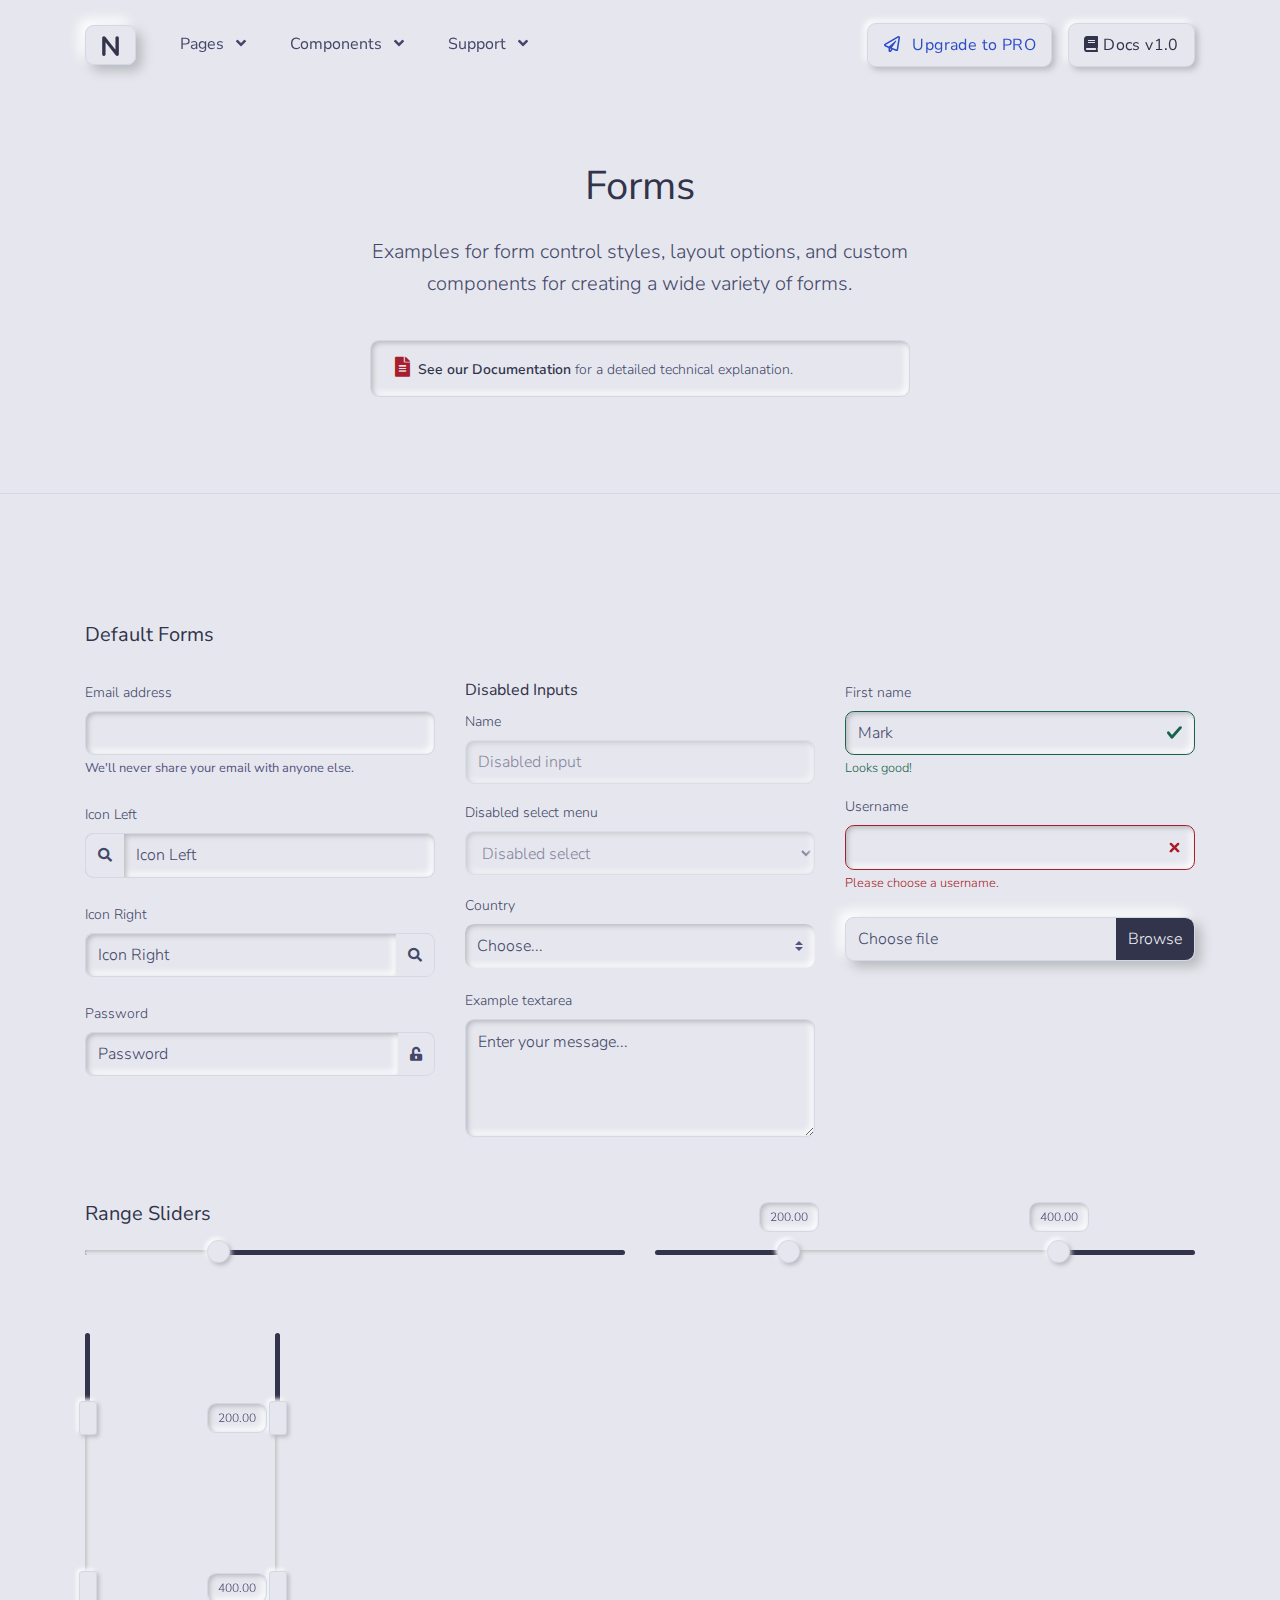
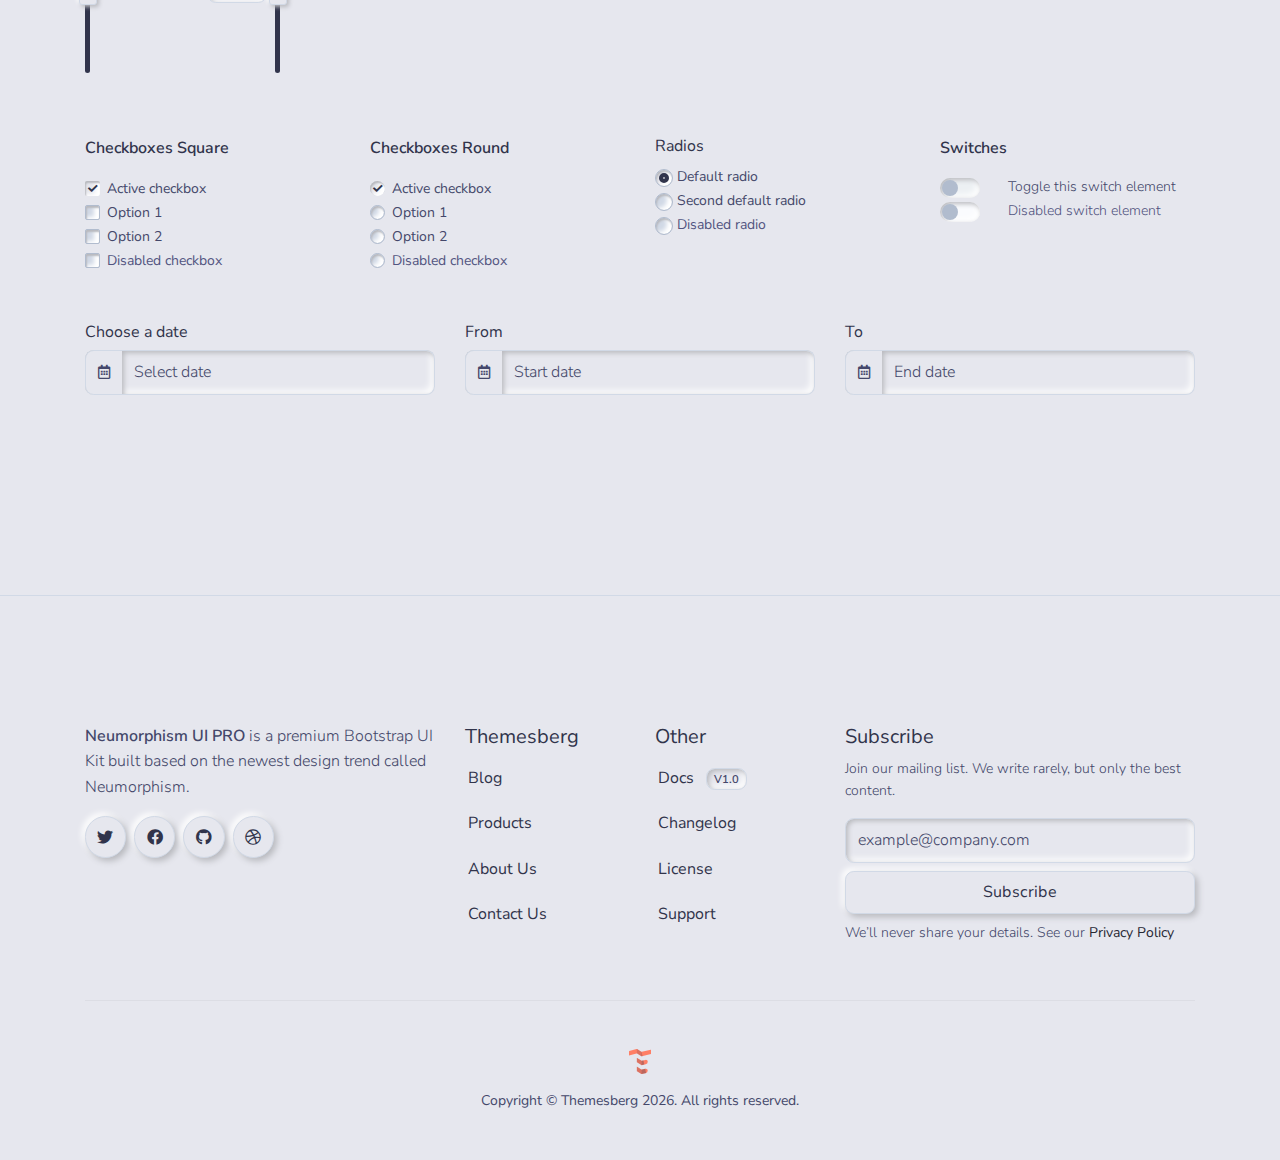
<file: html/components/forms.html>
<!--

=========================================================
* Neumorphism UI - v1.0.0
=========================================================

* Product Page: https://themesberg.com/product/ui-kits/neumorphism-ui
* Copyright 2020 Themesberg MIT LICENSE (https://www.themesberg.com/licensing#mit)

* Coded by https://themesberg.com

=========================================================

* The above copyright notice and this permission notice shall be included in all copies or substantial portions of the Software.

-->
<!DOCTYPE html>
<html lang="en">

<head>
    <meta http-equiv="Content-Type" content="text/html; charset=utf-8" />
<!-- Primary Meta Tags -->
<title>Neumorphism Components - Forms</title>
<meta name="viewport" content="width=device-width, initial-scale=1, shrink-to-fit=no">
<meta name="title" content="Neumorphism Components - Forms">
<meta name="author" content="Themesberg">

<link rel="canonical" href="https://themesberg.com/product/ui-kits/neumorphism-ui/" />

<!--  Social tags -->
<meta name="keywords" content="neumorphism, neumorphism ui, neomorphism, neomorphism ui, neomorphism css, neumorphism css, neumorph, neumorphic, design system, login, form, table, tables, card, cards, navbar, modal, icons, icons, map, chat, carousel, menu, datepicker, gallery, slider, date, social, dropdown, search, tab, nav, footer, date picker, forms, tabs, time, button, select, input, timeline, cart, about us, account, log in, blog, profile, portfolio, landing page, ecommerce, shop, landing, register, app, contact, one page, sign up, signup, store, bootstrap 4, bootstrap4, dashboard, bootstrap 4 dashboard, bootstrap 4 design, bootstrap 4 system, bootstrap 4, bootstrap 4 uit kit, bootstrap 4 kit, themesberg, html kit, html css template, web template, bootstrap, bootstrap 4, css3 template, frontend, responsive bootstrap template, bootstrap ui kit, responsive ui kit">
<meta name="description" content="Start developing neumorphic web applications and pages using Neumorphism UI. It features over 100 individual components and 5 example pages.">

<!-- Schema.org markup for Google+ -->
<meta itemprop="name" content="Neumorphism UI by Themesberg">
<meta itemprop="description" content="Start developing neumorphic web applications and pages using Neumorphism UI. It features over 100 individual components and 5 example pages.">
<meta itemprop="image" content="https://themesberg.s3.us-east-2.amazonaws.com/public/products/neumorphism-ui/neumorphism-thumbnail.jpg">

<!-- Twitter Card data -->
<meta name="twitter:card" content="product">
<meta name="twitter:site" content="@themesberg">
<meta name="twitter:title" content="Neumorphism UI by Themesberg">
<meta name="twitter:description" content="Start developing neumorphic web applications and pages using Neumorphism UI. It features over 100 individual components and 5 example pages.">
<meta name="twitter:creator" content="@themesberg">
<meta name="twitter:image" content="https://themesberg.s3.us-east-2.amazonaws.com/public/products/neumorphism-ui/neumorphism-thumbnail.jpg">

<!-- Open Graph data -->
<meta property="fb:app_id" content="214738555737136">
<meta property="og:title" content="Neumorphism UI by Themesberg" />
<meta property="og:type" content="article" />
<meta property="og:url" content="https://demo.themesberg.com/neumorphism-ui/" />
<meta property="og:image" content="https://themesberg.s3.us-east-2.amazonaws.com/public/products/neumorphism-ui/neumorphism-thumbnail.jpg"/>
<meta property="og:description" content="Start developing neumorphic web applications and pages using Neumorphism UI. It features over 100 individual components and 5 example pages." />
<meta property="og:site_name" content="Themesberg" />

<!-- Favicon -->
<link rel="apple-touch-icon" sizes="120x120" href="../../assets/img/favicon/apple-touch-icon.png">
<link rel="icon" type="image/png" sizes="32x32" href="../../assets/img/favicon/favicon-32x32.png">
<link rel="icon" type="image/png" sizes="16x16" href="../../assets/img/favicon/favicon-16x16.png">
<link rel="manifest" href="../../assets/img/favicon/site.webmanifest">
<link rel="mask-icon" href="../../assets/img/favicon/safari-pinned-tab.svg" color="#ffffff">
<meta name="msapplication-TileColor" content="#ffffff">
<meta name="theme-color" content="#ffffff">

<!-- Fontawesome -->
<link type="text/css" href="../../vendor/@fortawesome/fontawesome-free/css/all.min.css" rel="stylesheet">

<!-- Pixel CSS -->
<link type="text/css" href="../../css/neumorphism.css" rel="stylesheet">

<!-- NOTICE: You can use the _analytics.html partial to include production code specific code & trackers -->

</head>

<body>
    <header class="header-global">
    <nav id="navbar-main" aria-label="Primary navigation" class="navbar navbar-main navbar-expand-lg navbar-theme-primary headroom navbar-light">
        <div class="container position-relative">
            <a class="navbar-brand shadow-soft py-2 px-3 rounded border border-light mr-lg-4" href="../../index.html">
                <img class="navbar-brand-dark" src="../../assets/img/brand/dark.svg" alt="Logo light">
                <img class="navbar-brand-light" src="../../assets/img/brand/dark.svg" alt="Logo dark">
            </a>
            <div class="navbar-collapse collapse" id="navbar_global">
                <div class="navbar-collapse-header">
                    <div class="row">
                        <div class="col-6 collapse-brand">
                            <a href="../../index.html" class="navbar-brand shadow-soft py-2 px-3 rounded border border-light">
                                <img src="../../assets/img/brand/dark.svg" alt="Themesberg logo">
                            </a>
                        </div>
                        <div class="col-6 collapse-close">
                            <a href="#navbar_global" class="fas fa-times" data-toggle="collapse" data-target="#navbar_global" aria-controls="navbar_global" aria-expanded="false" title="close" aria-label="Toggle navigation"></a>
                        </div>
                    </div>
                </div>
                <ul class="navbar-nav navbar-nav-hover align-items-lg-center">
                    <li class="nav-item dropdown">
                        <a href="#" class="nav-link" data-toggle="dropdown" >
                            <span class="nav-link-inner-text">Pages</span>
                            <span class="fas fa-angle-down nav-link-arrow ml-2"></span>
                        </a>
                        <ul class="dropdown-menu">
                            <li><a class="dropdown-item" href="../../html/pages/about.html">About</a></li>
                            <li><a class="dropdown-item" href="../../html/pages/pricing.html">Pricing</a></li>
                            <li><a class="dropdown-item" href="../../html/pages/contact.html">Contact</a></li>
                            <li><a class="dropdown-item" href="../../html/pages/sign-in.html">Sign in</a></li>
                            <li><a class="dropdown-item" href="../../html/pages/sign-up.html">Sign up</a></li>
                        </ul>
                    </li>
                    <li class="nav-item dropdown mega-dropdown">
                        <a href="#" class="nav-link" data-toggle="dropdown" >
                            <span class="nav-link-inner-text">Components</span>
                            <span class="fas fa-angle-down nav-link-arrow ml-2"></span>
                        </a>
                        <div class="dropdown-menu">
                            <div class="row">
                                <div class="col-lg-6 inside-bg d-none d-lg-block">
                                    <div class="justify-content-center bg-primary text-white">
                                        <div class="px-6 pb-5 pt-3">
                                            <img src="../../assets/img/megamenu-image.jpg" alt="Pixel Components">
                                        </div>
                                        <div class="z-2 pb-4 text-center">
                                            <a href="../../html/components/all.html"  class="btn btn-primary mb-2 mb-sm-0 mr-3 text-secondary">
                                                <span class="mr-1"><span class="fas fa-th-large"></span></span>
                                                All components
                                            </a>
                                            <a href="https://themesberg.com/docs/neumorphism-ui/components/alerts" target="_blank" class="btn btn-primary mb-2 mb-sm-0">
                                                <span class="mr-1"><span class="fas fa-book"></span></span>
                                                Docs v1.0
                                            </a>
                                        </div>
                                    </div>
                                </div>
                                <div class="col pl-0">
                                    <ul class="list-style-none">
                                        <li><a class="dropdown-item" href="../../html/components/accordions.html">Accordions</a></li>
                                        <li><a class="dropdown-item" href="../../html/components/alerts.html">Alerts</a></li>
                                        <li><a class="dropdown-item" href="../../html/components/badges.html">Badges</a></li>
                                        <li><a class="dropdown-item" href="../../html/components/bootstrap-carousels.html">Bootstrap Carousels</a></li>
                                        <li><a class="dropdown-item" href="../../html/components/breadcrumbs.html">Breadcrumbs</a></li>
                                        <li><a class="dropdown-item" href="../../html/components/buttons.html">Buttons</a></li>
                                        <li><a class="dropdown-item d-flex align-items-center justify-content-between" href="https://themesberg.com/docs/neumorphism-ui/plugins/jquery-counters/" target="_blank">Counters <span class="badge badge-dark ml-3">Pro</span></a></li>
                                        <li><a class="dropdown-item" href="../../html/components/cards.html">Cards</a></li>
                                        <li><a class="dropdown-item d-flex align-items-center justify-content-between" href="https://themesberg.com/docs/neumorphism-ui/components/e-commerce/" target="_blank">E-commerce <span class="badge badge-dark ml-3">Pro</span></a></li>
                                    </ul>
                                </div>
                                <div class="col pl-0">
                                    <ul class="list-style-none">
                                        <li><a class="dropdown-item" href="../../html/components/forms.html">Forms</a></li>
                                        <li><a class="dropdown-item d-flex align-items-center justify-content-between" href="https://themesberg.com/docs/neumorphism-ui/components/icon-boxes/" target="_blank">Icon Boxes <span class="badge badge-dark ml-3">Pro</span></a></li>
                                        <li><a class="dropdown-item" href="../../html/components/modals.html">Modals</a></li>
                                        <li><a class="dropdown-item" href="../../html/components/navs.html">Navs</a></li>
                                        <li><a class="dropdown-item d-flex align-items-center justify-content-between" href="https://themesberg.com/docs/neumorphism-ui/plugins/owl-carousel/" target="_blank">Owl Carousels <span class="badge badge-dark ml-3">Pro</span></a></li>
                                        <li><a class="dropdown-item" href="../../html/components/pagination.html">Pagination</a></li>
                                        <li><a class="dropdown-item" href="../../html/components/popovers.html">Popovers</a></li>
                                        <li><a class="dropdown-item" href="../../html/components/progress-bars.html">Progress Bars</a></li>

                                    </ul>
                                </div>
                                <div class="col pl-0">
                                    <ul class="list-style-none">
                                        <li><a class="dropdown-item d-flex align-items-center justify-content-between" href="https://themesberg.com/docs/neumorphism-ui/components/icon-boxes/#steps" target="_blank">Steps <span class="badge badge-dark ml-3">Pro</span></a></li>
                                        <li><a class="dropdown-item" href="../../html/components/tables.html">Tables</a></li>
                                        <li><a class="dropdown-item" href="../../html/components/tabs.html">Tabs</a> </li>
                                        <li><a class="dropdown-item" href="../../html/components/toasts.html">Toasts</a> </li>
                                        <li><a class="dropdown-item d-flex align-items-center justify-content-between" href="https://themesberg.com/docs/neumorphism-ui/components/timelines/" target="_blank">Timelines <span class="badge badge-dark ml-3">Pro</span></a></li>
                                        <li><a class="dropdown-item" href="../../html/components/tooltips.html">Tooltips</a></li>
                                        <li><a class="dropdown-item" href="../../html/components/typography.html">Typography</a></li>
                                        <li><a class="dropdown-item d-flex align-items-center justify-content-between" href="https://demo.themesberg.com/neumorphism-ui-pro/html/components/widgets.html" target="_blank">Widgets <span class="badge badge-dark ml-3">Pro</span></a></li>
                                    </ul>
                                </div>
                            </div>
                        </div>
                    </li>
                    <li class="nav-item dropdown">
                        <a href="#" class="nav-link" data-toggle="dropdown" >
                            <span class="nav-link-inner-text">Support</span>
                            <span class="fas fa-angle-down nav-link-arrow ml-2"></span>
                        </a>
                        <div class="dropdown-menu dropdown-menu-lg">
                            <div class="col-auto px-0" data-dropdown-content>
                                <div class="list-group list-group-flush">
                                    <a href="https://themesberg.com/docs/neumorphism-ui/getting-started/quick-start/" target="_blank" class="list-group-item list-group-item-action d-flex align-items-center p-0 py-3 px-lg-4">
                                        <span class="icon icon-sm icon-secondary"><span class="fas fa-file-alt"></span></span>
                                        <div class="ml-4">
                                            <span class="text-dark d-block">Documentation<span class="badge badge-sm badge-secondary ml-2">v1.0</span></span>
                                            <span class="small">Examples and guides</span>
                                        </div>
                                    </a>
                                    <a href="https://github.com/themesberg/th-neumorphism-ui-pro/issues" target="_blank" class="list-group-item list-group-item-action d-flex align-items-center p-0 py-3 px-lg-4">
                                        <span class="icon icon-sm icon-secondary"><span class="fas fa-microphone-alt"></span></span>
                                        <div class="ml-4">
                                            <span class="text-dark d-block">Support</span>
                                            <span class="small">Looking for answers? Ask us!</span>
                                        </div>
                                    </a>
                                </div>
                            </div>
                        </div>
                    </li>
                </ul>
            </div>
            <div class="d-flex align-items-center">
                <a href="https://themesberg.com/product/ui-kits/neumorphism-ui-pro" target="_blank" class="btn btn-primary text-secondary mr-3"><i class="far fa-paper-plane mr-2"></i> Upgrade to PRO</a>
                <a href="https://themesberg.com/docs/neumorphism-ui/getting-started/quick-start/" target="_blank" class="btn btn-primary d-none d-md-inline-block"><i class="fas fa-book"></i> Docs v1.0</a>
                <button class="navbar-toggler ml-2" type="button" data-toggle="collapse" data-target="#navbar_global" aria-controls="navbar_global" aria-expanded="false" aria-label="Toggle navigation">
                    <span class="navbar-toggler-icon"></span>
                </button>
            </div>
        </div>
    </nav>
</header>
    <main>
        <!-- Hero -->
       <!-- Hero -->
       <div class="section-header pb-6 bg-primary overflow-hidden text-center border-bottom border-light">
        <div class="container z-2">
            <div class="row mb-4 justify-content-center">
                <div class="col-12 col-md-8 col-lg-7">
                    <h1 class="display-3 mb-4">Forms</h1>
                    <p class="lead">Examples for form control styles, layout options, and custom components for creating a wide variety of forms.</p>
                </div>
            </div>
            <div class="row justify-content-center">
                <div class="col-12 col-md-10 col-lg-6">
                    <div class="alert shadow-inset">
                        <div class="d-flex">
                            <div class="alert-inner--text">
                                <span class="icon text-danger icon-xs mr-2 mr-md-1"><span class="fas fa-file-alt"></span></span>
                                <a target="_blank" href="https://themesberg.com/docs/neumorphism-ui/components/forms/">See our Documentation</a> for a detailed technical explanation.
                            </div>
                        </div>
                    </div>
                </div>
            </div>
        </div>
    </div>
    <!-- End of Hero -->

    <div class="section section-lg bg-primary text-dark pb-0">
    <div class="container">
        <!-- Title -->
        <div class="row">
            <div class="col">
                <h2 class="h5">Default Forms</h2>
            </div>
        </div>
        <!-- End of Title -->
    </div>
</div>

<!-- Section -->
<div class="section section-lg pt-4">
    <div class="container">
        <div class="row mb-4 mb-lg-5">
            <div class="col-lg-4 col-sm-6">
                <!-- Form -->
                <div class="form-group mb-4">
                    <label for="exampleInputEmail67">Email address</label>
                    <input type="email" class="form-control" id="exampleInputEmail67" aria-describedby="emailHelp">
                    <small id="emailHelp" class="form-text text-muted">We'll never share your email with anyone else.</small>
                </div>
                <!-- End of Form -->
                <!-- Form -->
                <div class="form-group">
                    <label for="exampleInputIcon1">Icon Left</label>
                    <div class="input-group mb-4">
                        <div class="input-group-prepend">
                            <span class="input-group-text"><span class="fas fa-search"></span></span>
                        </div>
                        <input class="form-control" id="exampleInputIcon1" placeholder="Icon Left" type="text" aria-label="Input with icon left">
                    </div>
                </div>
                <!-- End of Form -->
                <!-- Form -->
                <div class="form-group">
                    <label for="exampleInputIcon2">Icon Right</label>
                    <div class="input-group mb-4">
                        <input class="form-control" id="exampleInputIcon2" placeholder="Icon Right" aria-label="Input group" type="text">
                        <div class="input-group-append">
                            <span class="input-group-text"><span class="fas fa-search"></span></span>
                        </div>
                    </div>
                </div>
                <!-- End of Form -->
                <!-- Form -->
                <div class="form-group">
                    <label for="exampleInputPassword1">Password</label>
                    <div class="input-group mb-4">
                        <input class="form-control" id="exampleInputPassword1" placeholder="Password" type="password" aria-label="Password">
                        <div class="input-group-append">
                            <span class="input-group-text"><span class="fas fa-unlock-alt"></span></span>
                        </div>
                    </div>
                </div>
                <!-- End of Form -->
            </div>
            <div class="col-lg-4 col-sm-6">
                <!-- Form -->
                <fieldset disabled>
                    <legend class="h6">Disabled Inputs</legend>
                    <div class="form-group">
                        <label for="disabledTextInput">Name</label>
                        <input type="text" id="disabledTextInput" class="form-control" placeholder="Disabled input">
                    </div>
                    <div class="form-group">
                        <label for="disabledSelect">Disabled select menu</label>
                        <select id="disabledSelect" class="form-control">
                        <option>Disabled select</option>
                        </select>
                    </div>
                </fieldset>
                <!-- End of Form -->
                <!-- Form -->
                <div class="form-group">
                    <label class="my-1 mr-2" for="inlineFormCustomSelectPref">Country</label>
                    <select class="custom-select my-1 mr-sm-2" id="inlineFormCustomSelectPref">
                        <option selected>Choose...</option>
                        <option value="1">United States</option>
                        <option value="2">Germany</option>
                        <option value="3">Canada</option>
                    </select>
                </div>
                <!-- End of Form -->
                <!-- Form -->
                <div class="form-group">
                    <label for="exampleFormControlTextarea1">Example textarea</label>
                    <textarea class="form-control" placeholder="Enter your message..." id="exampleFormControlTextarea1" rows="4"></textarea>
                  </div>
                <!-- End of Form -->
            </div>
            <div class="col-lg-4 col-sm-6">
                <!-- Form -->
                <div class="form-group">
                    <label for="validationServer01">First name</label>
                    <input type="text" class="form-control is-valid" id="validationServer01" value="Mark" required>
                    <div class="valid-feedback">
                      Looks good!
                    </div>                
                </div>
                <!-- End of Form -->
                <!-- Form -->
                <div class="form-group mb-4">
                    <label for="validationServerUsername">Username</label>
                    <input type="text" class="form-control is-invalid" id="validationServerUsername" required>
                    <div class="invalid-feedback">
                      Please choose a username.
                    </div>               
                </div>
                <!-- End of Form -->
                <!-- Form -->
                <div class="custom-file">
                    <input type="file" class="custom-file-input" id="customFile" aria-label="File upload">
                    <label class="custom-file-label" for="customFile">Choose file</label>
                </div>
                <!-- End of Form -->
            </div>
        </div>
        <h3 class="h5">Range Sliders</h3>
        <div class="row mb-4 mb-lg-5">
            <div class="col-lg-6 col-sm-6">
                <!-- Simple slider -->
                <div class="input-slider-container">
                    <div id="input-slider-forms" class="input-slider" data-range-value-min="100" data-range-value-max="500"></div>
                    <!-- Input slider values -->
                    <div class="row mt-3 d-none">
                        <div class="col-6">
                            <span class="range-slider-value" data-range-value-low="200"></span>
                        </div>
                    </div>
                </div>
                <!-- End of Slider -->
            </div>
            <!-- Range slider -->
            <div class="col-lg-6 col-sm-6">
                <!-- Range slider container -->
                <div id="input-slider-range" data-range-value-min="100" data-range-value-max="500"></div>
                <!-- Range slider values -->
                <div class="row d-none">
                    <div class="col-6">
                        <span class="range-slider-value value-low" data-range-value-low="200" id="input-slider-range-value-low"></span>
                    </div>
                    <div class="col-6 text-right">
                        <span class="range-slider-value value-high" data-range-value-high="400" id="input-slider-range-value-high"></span>
                    </div>
                </div>
                <!-- End of range slider values -->
            </div>
        </div>
        <div class="row mb-4 mb-lg-5">
            <div class="col-3 col-lg-2">
                <!-- Range slider container -->
                <div id="input-slider-vertical-1" data-range-value-min="100" data-range-value-max="500"></div>
                <!-- Range slider values -->
                <div class="row d-none">
                    <div class="col-6">
                        <span class="range-slider-value value-low" data-range-value-low="200" id="input-slider-range-value-low-3"></span>
                    </div>
                    <div class="col-6 text-right">
                        <span class="range-slider-value value-high" data-range-value-high="400" id="input-slider-range-value-high-3"></span>
                    </div>
                </div>
                <!-- End of range slider values -->
            </div>
            <div class="col-3 col-lg-2">
                <!-- Range slider container -->
                <div id="input-slider-vertical-2" data-range-value-min="100" data-range-value-max="500"></div>
                <!-- Range slider values -->
                <div class="row d-none">
                    <div class="col-6">
                        <span class="range-slider-value value-low" data-range-value-low="200" id="input-slider-range-value-low-4"></span>
                    </div>
                    <div class="col-6 text-right">
                        <span class="range-slider-value value-high" data-range-value-high="400" id="input-slider-range-value-high-4"></span>
                    </div>
                </div>
                <!-- End of range slider values -->
            </div>
        </div>
        <div class="row mb-5">
            <div class="col-lg-3 col-md-6">
                <!-- Checkboxes -->
                <div class="mb-3">
                    <span class="h6 font-weight-bold">Checkboxes Square</span>
                </div>
                <div class="form-check square-check">
                    <input class="form-check-input" type="checkbox" value="" id="defaultCheck111" checked>
                    <label class="form-check-label" for="defaultCheck111">
                      Active checkbox
                    </label>
                </div>
                <div class="form-check square-check">
                    <input class="form-check-input" type="checkbox" value="" id="defaultCheck222">
                    <label class="form-check-label" for="defaultCheck222">
                      Option 1 
                    </label>
                </div>
                <div class="form-check square-check">
                    <input class="form-check-input" type="checkbox" value="" id="defaultCheck333">
                    <label class="form-check-label" for="defaultCheck333">
                        Option 2 
                    </label>
                </div>
                <div class="form-check square-check">
                    <input class="form-check-input" type="checkbox" value="" id="defaultCheck444" disabled>
                    <label class="form-check-label" for="defaultCheck444">
                      Disabled checkbox
                    </label>
                </div>
            </div>
            <div class="col-lg-3 col-md-6">
                <!-- Checkboxes -->
                <div class="mb-3">
                    <span class="h6 font-weight-bold">Checkboxes Round</span>
                </div>
                <div class="form-check">
                    <input class="form-check-input" type="checkbox" value="" id="defaultCheck555" checked>
                    <label class="form-check-label" for="defaultCheck555">
                      Active checkbox
                    </label>
                </div>
                <div class="form-check">
                    <input class="form-check-input" type="checkbox" value="" id="defaultCheck666">
                    <label class="form-check-label" for="defaultCheck666">
                        Option 1 
                    </label>
                </div>
                <div class="form-check">
                    <input class="form-check-input" type="checkbox" value="" id="defaultCheck777">
                    <label class="form-check-label" for="defaultCheck777">
                        Option 2 
                    </label>
                </div>
                <div class="form-check">
                    <input class="form-check-input" type="checkbox" value="" id="defaultCheck888" disabled>
                    <label class="form-check-label" for="defaultCheck888">
                      Disabled checkbox
                    </label>
                </div>
            </div>
            <div class="col-lg-3 col-sm-6 mt-4 mt-md-0">
                <!-- Radio -->
                <fieldset>
                    <legend class="h6">Radios</legend>
                    <div class="form-check">
                        <input class="form-check-input" type="radio" name="exampleRadios" id="exampleRadios1" value="option1" checked>
                        <label class="form-check-label" for="exampleRadios1">
                          Default radio
                        </label>
                      </div>
                      <div class="form-check">
                        <input class="form-check-input" type="radio" name="exampleRadios" id="exampleRadios2" value="option2">
                        <label class="form-check-label" for="exampleRadios2">
                          Second default radio
                        </label>
                      </div>
                      <div class="form-check">
                        <input class="form-check-input" type="radio" name="exampleRadios" id="exampleRadios3" value="option3" disabled>
                        <label class="form-check-label" for="exampleRadios3">
                          Disabled radio
                        </label>
                      </div>
                    <!-- End of Radio -->
                </fieldset>
            </div>
            <div class="col-lg-3 col-sm-6 mt-4 mt-md-0">
                <div class="mb-3">
                    <span class="h6 font-weight-bold">Switches</span>
                </div>
                <div class="custom-control custom-switch">
                    <input type="checkbox" class="custom-control-input" id="customSwitch1">
                    <label class="custom-control-label" for="customSwitch1">Toggle this switch element</label>
                    </div>
                    <div class="custom-control custom-switch">
                    <input type="checkbox" class="custom-control-input" disabled id="customSwitch2">
                    <label class="custom-control-label" for="customSwitch2">Disabled switch element</label>
                </div>
            </div>
        </div>
        <div class="row mb-4 mb-lg-5">
            <div class="col-12 col-md-4">
                <!-- Form -->
                <div class="form-group">
                    <label class="h6" for="exampleInputDate1">Choose a date</label>
                    <div class="input-group mb-4">
                        <div class="input-group-prepend">
                            <span class="input-group-text"><span class="far fa-calendar-alt"></span></span>
                        </div>
                        <input class="form-control datepicker" id="exampleInputDate1" placeholder="Select date" type="text" aria-label="Date with icon left">
                    </div>
                </div>
                <!-- End of Form -->
            </div>
            <div class="col-12 col-md-8">
                <!-- Form -->
                <div class="input-daterange datepicker row align-items-center">
                    <div class="col">
                        <label class="h6" for="exampleInputDate2">From</label>
                        <div class="form-group">
                            <div class="input-group input-group-border">
                                <div class="input-group-prepend"><span class="input-group-text"><span class="far fa-calendar-alt"></span></span></div>
                                <input class="form-control datepicker" id="exampleInputDate2" placeholder="Start date" type="text">
                            </div>
                        </div>
                    </div>
                    <div class="col">
                        <div class="form-group">
                            <label class="h6" for="exampleInputDate3">To</label>
                            <div class="input-group input-group-border">
                                <div class="input-group-prepend"><span class="input-group-text"><span class="far fa-calendar-alt"></span></span></div>
                                <input class="form-control datepicker" id="exampleInputDate3" placeholder="End date" type="text">
                            </div>
                        </div>
                    </div>
                </div>
                <!-- End of Form -->
            </div>
        </div>
    </div>
</div>
<!-- End of Section -->

    </main>
    <footer class="d-flex pb-5 pt-6 pt-md-7 border-top border-light bg-primary">
    <div class="container">
        <div class="row">
            <div class="col-lg-4">
                <p><strong>Neumorphism UI PRO</strong> is a premium Bootstrap UI Kit built based on the newest design trend called Neumorphism.</p>
                <ul class="d-flex list-unstyled mb-5 mb-lg-0">
                    <li class="mr-2">
                        <a href="https://twitter.com/themesberg" target="_blank" class="btn btn-icon-only btn-pill btn-primary" aria-label="twitter social link"
                        data-toggle="tooltip" data-placement="top" title="Follow @themesberg on Twitter">
                            <span aria-hidden="true" class="fab fa-twitter"></span>
                        </a>
                    </li>
                    <li class="mr-2">
                        <a href="https://www.facebook.com/themesberg/" target="_blank" class="btn btn-icon-only btn-pill btn-primary" aria-label="facebook social link"
                        data-toggle="tooltip" data-placement="top" title="Like @themesberg on Facebook">
                            <span aria-hidden="true" class="fab fa-facebook"></span>
                        </a>
                    </li>
                    <li class="mr-2">
                        <a href="https://github.com/themesberg" target="_blank" class="btn btn-icon-only btn-pill btn-primary" aria-label="github social link"
                        data-toggle="tooltip" data-placement="top" title="Open source projects">
                            <span aria-hidden="true" class="fab fa-github"></span>
                        </a>
                    </li>
                    <li>
                        <a href="https://dribbble.com/themesberg" target="_blank" class="btn btn-icon-only btn-pill btn-primary" aria-label="dribbble social link"
                        data-toggle="tooltip" data-placement="top" title="Follow us on Dribbble">
                            <span aria-hidden="true" class="fab fa-dribbble"></span>
                        </a>
                    </li>
                </ul>
            </div>
            <div class="col-6 col-lg-2 mb-5 mb-lg-0">
                <h5>Themesberg</h5>
                <ul class="footer-links list-unstyled mt-2">
                    <li class="mb-1"><a class="p-2" target="_blank" href="https://themesberg.com/blog">Blog</a></li>
                    <li class="mb-1"><a class="p-2" target="_blank" href="https://themesberg.com/products">Products</a></li>
                    <li class="mb-1"><a class="p-2" target="_blank" href="https://themesberg.com/about">About Us</a></li>
                    <li><a class="p-2" target="_blank" href="https://themesberg.com/contact">Contact Us</a></li>
                </ul>
            </div>
            <div class="col-6 col-lg-2 mb-5 mb-lg-0">
                <h5>Other</h5>
                <ul class="footer-links list-unstyled mt-2">
                    <li class="mb-1"><a class="p-2" href="https://themesberg.com/docs/pixel-bootstrap/getting-started/overview/" target="_blank">Docs
                        <span class="badge badge-gray text-uppercase ml-2">v1.0</span></a>
                    </li>
                    <li class="mb-1">
                        <a class="p-2" href="https://themesberg.com/docs/pixel-bootstrap/getting-started/changelog" target="_blank">Changelog</a>
                    </li>
                    <li class="mb-1">
                        <a class="p-2" target="_blank" href="https://themesberg.com/licensing">License</a>
                    </li>
                    <li>
                        <a class="p-2" target="_blank" href="https://github.com/themesberg/pixel-bootstrap-ui-kit/issues">Support</a>
                    </li>
                </ul>
            </div>
            <div class="col-12 col-lg-4 mb-5 mb-lg-0">
                <h5>Subscribe</h5>
                <p class="text-gray font-small mt-2">Join our mailing list. We write rarely, but only the best content.</p>
                <form action="#">
                    <div class="form-row mb-2">
                        <div class="col-12">
                            <label class="h6 font-weight-normal d-none" for="exampleInputEmail3">Email address</label>
                            <input type="email" class="form-control mb-2" placeholder="example@company.com" name="email" aria-label="Subscribe form" id="exampleInputEmail3" required>
                        </div>
                        <div class="col-12">
                            <button type="submit" class="btn btn-primary btn-block" data-loading-text="Sending">
                                <span>Subscribe</span>
                            </button>
                        </div>
                    </div>
                </form>
                <p class="text-gray font-small m-0">We’ll never share your details. See our <a class="text-black" href="#">Privacy Policy</a></p>
            </div>
        </div>
        <hr class="my-5">
        <div class="row">
            <div class="col">
                <a href="https://themesberg.com" target="_blank" class="d-flex justify-content-center">
                    <img src="../../assets/img/themesberg.svg" height="25" class="mb-3" alt="Themesberg Logo">
                </a>
            <div class="d-flex text-center justify-content-center align-items-center" role="contentinfo">
                <p class="font-weight-normal font-small mb-0">Copyright © Themesberg
                    <span class="current-year">2020</span>. All rights reserved.</p>
                </div>
            </div>
        </div>
    </div>
</footer>

    <!-- Core -->
<script src="../../vendor/jquery/dist/jquery.min.js"></script>
<script src="../../vendor/popper.js/dist/umd/popper.min.js"></script>
<script src="../../vendor/bootstrap/dist/js/bootstrap.min.js"></script>
<script src="../../vendor/headroom.js/dist/headroom.min.js"></script>

<!-- Vendor JS -->
<script src="../../vendor/onscreen/dist/on-screen.umd.min.js"></script>
<script src="../../vendor/nouislider/distribute/nouislider.min.js"></script>
<script src="../../vendor/bootstrap-datepicker/dist/js/bootstrap-datepicker.min.js"></script>
<script src="../../vendor/waypoints/lib/jquery.waypoints.min.js"></script>
<script src="../../vendor/jarallax/dist/jarallax.min.js"></script>
<script src="../../vendor/jquery.counterup/jquery.counterup.min.js"></script>
<script src="../../vendor/jquery-countdown/dist/jquery.countdown.min.js"></script>
<script src="../../vendor/smooth-scroll/dist/smooth-scroll.polyfills.min.js"></script>
<script src="../../vendor/prismjs/prism.js"></script>

<script async defer src="https://buttons.github.io/buttons.js"></script>

<!-- Neumorphism JS -->
<script src="../../assets/js/neumorphism.js"></script>
</body>

</html>
</file>
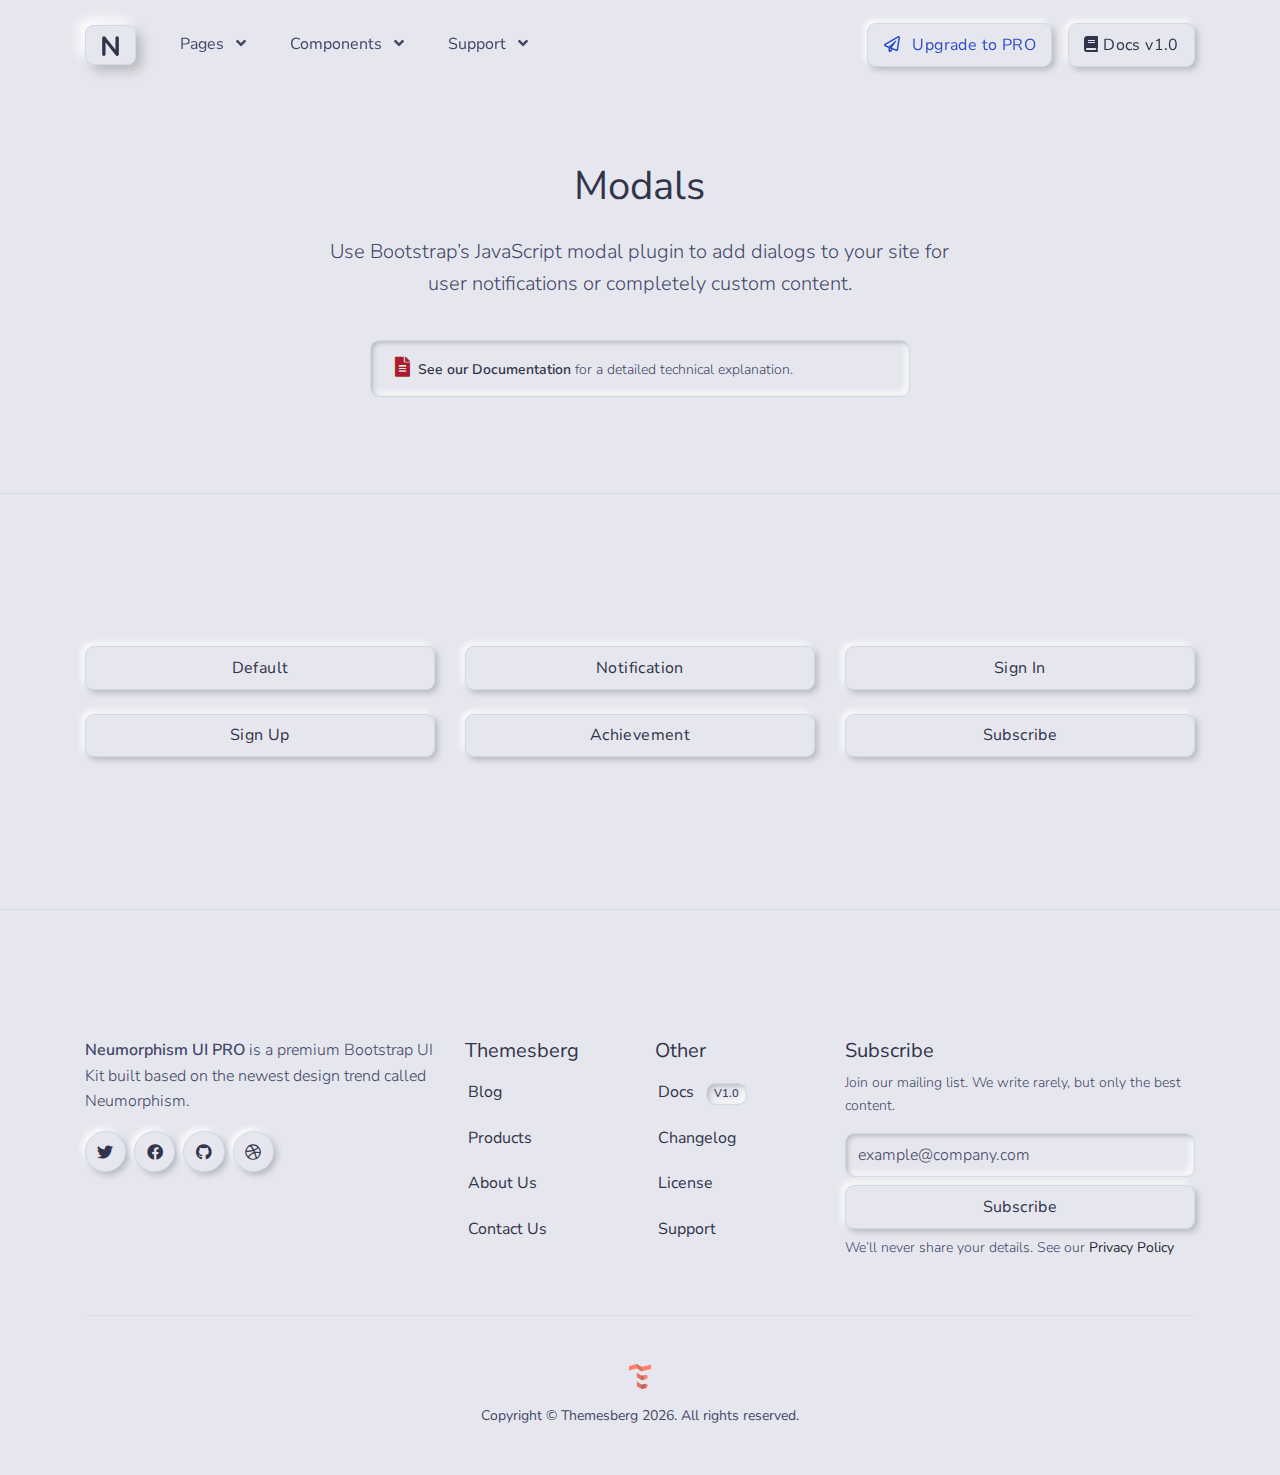
<file: html/components/modals.html>
<!--

=========================================================
* Neumorphism UI - v1.0.0
=========================================================

* Product Page: https://themesberg.com/product/ui-kits/neumorphism-ui
* Copyright 2020 Themesberg MIT LICENSE (https://www.themesberg.com/licensing#mit)

* Coded by https://themesberg.com

=========================================================

* The above copyright notice and this permission notice shall be included in all copies or substantial portions of the Software.

-->
<!DOCTYPE html>
<html lang="en">

<head>
    <meta http-equiv="Content-Type" content="text/html; charset=utf-8" />
<!-- Primary Meta Tags -->
<title>Neumorphism Components - Modals</title>
<meta name="viewport" content="width=device-width, initial-scale=1, shrink-to-fit=no">
<meta name="title" content="Neumorphism Components - Modals">
<meta name="author" content="Themesberg">

<link rel="canonical" href="https://themesberg.com/product/ui-kits/neumorphism-ui/" />

<!--  Social tags -->
<meta name="keywords" content="neumorphism, neumorphism ui, neomorphism, neomorphism ui, neomorphism css, neumorphism css, neumorph, neumorphic, design system, login, form, table, tables, card, cards, navbar, modal, icons, icons, map, chat, carousel, menu, datepicker, gallery, slider, date, social, dropdown, search, tab, nav, footer, date picker, forms, tabs, time, button, select, input, timeline, cart, about us, account, log in, blog, profile, portfolio, landing page, ecommerce, shop, landing, register, app, contact, one page, sign up, signup, store, bootstrap 4, bootstrap4, dashboard, bootstrap 4 dashboard, bootstrap 4 design, bootstrap 4 system, bootstrap 4, bootstrap 4 uit kit, bootstrap 4 kit, themesberg, html kit, html css template, web template, bootstrap, bootstrap 4, css3 template, frontend, responsive bootstrap template, bootstrap ui kit, responsive ui kit">
<meta name="description" content="Start developing neumorphic web applications and pages using Neumorphism UI. It features over 100 individual components and 5 example pages.">

<!-- Schema.org markup for Google+ -->
<meta itemprop="name" content="Neumorphism UI by Themesberg">
<meta itemprop="description" content="Start developing neumorphic web applications and pages using Neumorphism UI. It features over 100 individual components and 5 example pages.">
<meta itemprop="image" content="https://themesberg.s3.us-east-2.amazonaws.com/public/products/neumorphism-ui/neumorphism-thumbnail.jpg">

<!-- Twitter Card data -->
<meta name="twitter:card" content="product">
<meta name="twitter:site" content="@themesberg">
<meta name="twitter:title" content="Neumorphism UI by Themesberg">
<meta name="twitter:description" content="Start developing neumorphic web applications and pages using Neumorphism UI. It features over 100 individual components and 5 example pages.">
<meta name="twitter:creator" content="@themesberg">
<meta name="twitter:image" content="https://themesberg.s3.us-east-2.amazonaws.com/public/products/neumorphism-ui/neumorphism-thumbnail.jpg">

<!-- Open Graph data -->
<meta property="fb:app_id" content="214738555737136">
<meta property="og:title" content="Neumorphism UI by Themesberg" />
<meta property="og:type" content="article" />
<meta property="og:url" content="https://demo.themesberg.com/neumorphism-ui/" />
<meta property="og:image" content="https://themesberg.s3.us-east-2.amazonaws.com/public/products/neumorphism-ui/neumorphism-thumbnail.jpg"/>
<meta property="og:description" content="Start developing neumorphic web applications and pages using Neumorphism UI. It features over 100 individual components and 5 example pages." />
<meta property="og:site_name" content="Themesberg" />

<!-- Favicon -->
<link rel="apple-touch-icon" sizes="120x120" href="../../assets/img/favicon/apple-touch-icon.png">
<link rel="icon" type="image/png" sizes="32x32" href="../../assets/img/favicon/favicon-32x32.png">
<link rel="icon" type="image/png" sizes="16x16" href="../../assets/img/favicon/favicon-16x16.png">
<link rel="manifest" href="../../assets/img/favicon/site.webmanifest">
<link rel="mask-icon" href="../../assets/img/favicon/safari-pinned-tab.svg" color="#ffffff">
<meta name="msapplication-TileColor" content="#ffffff">
<meta name="theme-color" content="#ffffff">

<!-- Fontawesome -->
<link type="text/css" href="../../vendor/@fortawesome/fontawesome-free/css/all.min.css" rel="stylesheet">

<!-- Pixel CSS -->
<link type="text/css" href="../../css/neumorphism.css" rel="stylesheet">

<!-- NOTICE: You can use the _analytics.html partial to include production code specific code & trackers -->

</head>

<body>
    <header class="header-global">
    <nav id="navbar-main" aria-label="Primary navigation" class="navbar navbar-main navbar-expand-lg navbar-theme-primary headroom navbar-light">
        <div class="container position-relative">
            <a class="navbar-brand shadow-soft py-2 px-3 rounded border border-light mr-lg-4" href="../../index.html">
                <img class="navbar-brand-dark" src="../../assets/img/brand/dark.svg" alt="Logo light">
                <img class="navbar-brand-light" src="../../assets/img/brand/dark.svg" alt="Logo dark">
            </a>
            <div class="navbar-collapse collapse" id="navbar_global">
                <div class="navbar-collapse-header">
                    <div class="row">
                        <div class="col-6 collapse-brand">
                            <a href="../../index.html" class="navbar-brand shadow-soft py-2 px-3 rounded border border-light">
                                <img src="../../assets/img/brand/dark.svg" alt="Themesberg logo">
                            </a>
                        </div>
                        <div class="col-6 collapse-close">
                            <a href="#navbar_global" class="fas fa-times" data-toggle="collapse" data-target="#navbar_global" aria-controls="navbar_global" aria-expanded="false" title="close" aria-label="Toggle navigation"></a>
                        </div>
                    </div>
                </div>
                <ul class="navbar-nav navbar-nav-hover align-items-lg-center">
                    <li class="nav-item dropdown">
                        <a href="#" class="nav-link" data-toggle="dropdown" >
                            <span class="nav-link-inner-text">Pages</span>
                            <span class="fas fa-angle-down nav-link-arrow ml-2"></span>
                        </a>
                        <ul class="dropdown-menu">
                            <li><a class="dropdown-item" href="../../html/pages/about.html">About</a></li>
                            <li><a class="dropdown-item" href="../../html/pages/pricing.html">Pricing</a></li>
                            <li><a class="dropdown-item" href="../../html/pages/contact.html">Contact</a></li>
                            <li><a class="dropdown-item" href="../../html/pages/sign-in.html">Sign in</a></li>
                            <li><a class="dropdown-item" href="../../html/pages/sign-up.html">Sign up</a></li>
                        </ul>
                    </li>
                    <li class="nav-item dropdown mega-dropdown">
                        <a href="#" class="nav-link" data-toggle="dropdown" >
                            <span class="nav-link-inner-text">Components</span>
                            <span class="fas fa-angle-down nav-link-arrow ml-2"></span>
                        </a>
                        <div class="dropdown-menu">
                            <div class="row">
                                <div class="col-lg-6 inside-bg d-none d-lg-block">
                                    <div class="justify-content-center bg-primary text-white">
                                        <div class="px-6 pb-5 pt-3">
                                            <img src="../../assets/img/megamenu-image.jpg" alt="Pixel Components">
                                        </div>
                                        <div class="z-2 pb-4 text-center">
                                            <a href="../../html/components/all.html"  class="btn btn-primary mb-2 mb-sm-0 mr-3 text-secondary">
                                                <span class="mr-1"><span class="fas fa-th-large"></span></span>
                                                All components
                                            </a>
                                            <a href="https://themesberg.com/docs/neumorphism-ui/components/alerts" target="_blank" class="btn btn-primary mb-2 mb-sm-0">
                                                <span class="mr-1"><span class="fas fa-book"></span></span>
                                                Docs v1.0
                                            </a>
                                        </div>
                                    </div>
                                </div>
                                <div class="col pl-0">
                                    <ul class="list-style-none">
                                        <li><a class="dropdown-item" href="../../html/components/accordions.html">Accordions</a></li>
                                        <li><a class="dropdown-item" href="../../html/components/alerts.html">Alerts</a></li>
                                        <li><a class="dropdown-item" href="../../html/components/badges.html">Badges</a></li>
                                        <li><a class="dropdown-item" href="../../html/components/bootstrap-carousels.html">Bootstrap Carousels</a></li>
                                        <li><a class="dropdown-item" href="../../html/components/breadcrumbs.html">Breadcrumbs</a></li>
                                        <li><a class="dropdown-item" href="../../html/components/buttons.html">Buttons</a></li>
                                        <li><a class="dropdown-item d-flex align-items-center justify-content-between" href="https://themesberg.com/docs/neumorphism-ui/plugins/jquery-counters/" target="_blank">Counters <span class="badge badge-dark ml-3">Pro</span></a></li>
                                        <li><a class="dropdown-item" href="../../html/components/cards.html">Cards</a></li>
                                        <li><a class="dropdown-item d-flex align-items-center justify-content-between" href="https://themesberg.com/docs/neumorphism-ui/components/e-commerce/" target="_blank">E-commerce <span class="badge badge-dark ml-3">Pro</span></a></li>
                                    </ul>
                                </div>
                                <div class="col pl-0">
                                    <ul class="list-style-none">
                                        <li><a class="dropdown-item" href="../../html/components/forms.html">Forms</a></li>
                                        <li><a class="dropdown-item d-flex align-items-center justify-content-between" href="https://themesberg.com/docs/neumorphism-ui/components/icon-boxes/" target="_blank">Icon Boxes <span class="badge badge-dark ml-3">Pro</span></a></li>
                                        <li><a class="dropdown-item" href="../../html/components/modals.html">Modals</a></li>
                                        <li><a class="dropdown-item" href="../../html/components/navs.html">Navs</a></li>
                                        <li><a class="dropdown-item d-flex align-items-center justify-content-between" href="https://themesberg.com/docs/neumorphism-ui/plugins/owl-carousel/" target="_blank">Owl Carousels <span class="badge badge-dark ml-3">Pro</span></a></li>
                                        <li><a class="dropdown-item" href="../../html/components/pagination.html">Pagination</a></li>
                                        <li><a class="dropdown-item" href="../../html/components/popovers.html">Popovers</a></li>
                                        <li><a class="dropdown-item" href="../../html/components/progress-bars.html">Progress Bars</a></li>

                                    </ul>
                                </div>
                                <div class="col pl-0">
                                    <ul class="list-style-none">
                                        <li><a class="dropdown-item d-flex align-items-center justify-content-between" href="https://themesberg.com/docs/neumorphism-ui/components/icon-boxes/#steps" target="_blank">Steps <span class="badge badge-dark ml-3">Pro</span></a></li>
                                        <li><a class="dropdown-item" href="../../html/components/tables.html">Tables</a></li>
                                        <li><a class="dropdown-item" href="../../html/components/tabs.html">Tabs</a> </li>
                                        <li><a class="dropdown-item" href="../../html/components/toasts.html">Toasts</a> </li>
                                        <li><a class="dropdown-item d-flex align-items-center justify-content-between" href="https://themesberg.com/docs/neumorphism-ui/components/timelines/" target="_blank">Timelines <span class="badge badge-dark ml-3">Pro</span></a></li>
                                        <li><a class="dropdown-item" href="../../html/components/tooltips.html">Tooltips</a></li>
                                        <li><a class="dropdown-item" href="../../html/components/typography.html">Typography</a></li>
                                        <li><a class="dropdown-item d-flex align-items-center justify-content-between" href="https://demo.themesberg.com/neumorphism-ui-pro/html/components/widgets.html" target="_blank">Widgets <span class="badge badge-dark ml-3">Pro</span></a></li>
                                    </ul>
                                </div>
                            </div>
                        </div>
                    </li>
                    <li class="nav-item dropdown">
                        <a href="#" class="nav-link" data-toggle="dropdown" >
                            <span class="nav-link-inner-text">Support</span>
                            <span class="fas fa-angle-down nav-link-arrow ml-2"></span>
                        </a>
                        <div class="dropdown-menu dropdown-menu-lg">
                            <div class="col-auto px-0" data-dropdown-content>
                                <div class="list-group list-group-flush">
                                    <a href="https://themesberg.com/docs/neumorphism-ui/getting-started/quick-start/" target="_blank" class="list-group-item list-group-item-action d-flex align-items-center p-0 py-3 px-lg-4">
                                        <span class="icon icon-sm icon-secondary"><span class="fas fa-file-alt"></span></span>
                                        <div class="ml-4">
                                            <span class="text-dark d-block">Documentation<span class="badge badge-sm badge-secondary ml-2">v1.0</span></span>
                                            <span class="small">Examples and guides</span>
                                        </div>
                                    </a>
                                    <a href="https://github.com/themesberg/th-neumorphism-ui-pro/issues" target="_blank" class="list-group-item list-group-item-action d-flex align-items-center p-0 py-3 px-lg-4">
                                        <span class="icon icon-sm icon-secondary"><span class="fas fa-microphone-alt"></span></span>
                                        <div class="ml-4">
                                            <span class="text-dark d-block">Support</span>
                                            <span class="small">Looking for answers? Ask us!</span>
                                        </div>
                                    </a>
                                </div>
                            </div>
                        </div>
                    </li>
                </ul>
            </div>
            <div class="d-flex align-items-center">
                <a href="https://themesberg.com/product/ui-kits/neumorphism-ui-pro" target="_blank" class="btn btn-primary text-secondary mr-3"><i class="far fa-paper-plane mr-2"></i> Upgrade to PRO</a>
                <a href="https://themesberg.com/docs/neumorphism-ui/getting-started/quick-start/" target="_blank" class="btn btn-primary d-none d-md-inline-block"><i class="fas fa-book"></i> Docs v1.0</a>
                <button class="navbar-toggler ml-2" type="button" data-toggle="collapse" data-target="#navbar_global" aria-controls="navbar_global" aria-expanded="false" aria-label="Toggle navigation">
                    <span class="navbar-toggler-icon"></span>
                </button>
            </div>
        </div>
    </nav>
</header>
    <main>
       <!-- Hero -->
       <div class="section-header pb-6 bg-primary overflow-hidden text-center border-bottom border-light">
        <div class="container z-2">
            <div class="row mb-4 justify-content-center">
                <div class="col-12 col-md-8 col-lg-7">
                    <h1 class="display-3 mb-4">Modals</h1>
                        <p class="lead">Use Bootstrap’s JavaScript modal plugin to add dialogs to your site for user notifications or completely custom content.</p>
                </div>
            </div>
            <div class="row justify-content-center">
                <div class="col-12 col-md-10 col-lg-6">
                    <div class="alert shadow-inset">
                        <div class="d-flex">
                            <div class="alert-inner--text">
                                <span class="icon text-danger icon-xs mr-2 mr-md-1"><span class="fas fa-file-alt"></span></span>
                                <a target="_blank" href="https://themesberg.com/docs/neumorphism-ui/components/modals/">See our Documentation</a> for a detailed technical explanation.
                            </div>
                        </div>
                    </div>
                </div>
            </div>
        </div>
    </div>
    <!-- End of Hero -->

    <!-- Section -->
<div class="section bg-primary text-dark section-lg">
    <div class="container">
        <div class="row mt-4">
            <div class="col-md-4">
                <!-- Button Modal -->
                <button type="button" class="btn btn-block btn-primary mb-4" data-toggle="modal" data-target="#modal-default">Default</button>
                <!-- Modal Content -->
                <div class="modal fade" id="modal-default" tabindex="-1" role="dialog" aria-labelledby="modal-default" aria-hidden="true">
                    <div class="modal-dialog modal-dialog-centered" role="document">
                        <div class="modal-content">
                            <div class="modal-header">
                                <h2 class="h6 modal-title mb-0" id="modal-title-default">Terms of Service</h2>
                                <button type="button" class="close" data-dismiss="modal" aria-label="Close">
                                    <span aria-hidden="true">×</span>
                                </button>
                            </div>
                            <div class="modal-body">
                                <p>With less than a month to go before the European Union enacts new consumer privacy laws for its citizens, companies around the world are updating their terms of service agreements to comply.</p>
                                <p>The European Union’s General Data Protection Regulation (G.D.P.R.) goes into effect on May 25 and is meant to ensure a common set of data rights in the European Union. It requires organizations to notify users as
                                    soon as possible of high-risk data breaches that could personally affect them.</p>
                            </div>
                            <div class="modal-footer">
                                <button type="button" class="btn btn-sm btn-primary">I Got It</button>
                                <button type="button" class="btn btn-primary text-danger ml-auto" data-dismiss="modal">Close</button>
                            </div>
                        </div>
                    </div>
                </div>
                <!-- End of Modal Content -->
            </div>
            <div class="col-md-4">
                <!-- Button Modal -->
                <button type="button" class="btn btn-block btn-primary mb-4" data-toggle="modal" data-target="#modal-notification">Notification</button>
                <!-- Modal Content -->
                <div class="modal fade" id="modal-notification" tabindex="-1" role="dialog" aria-labelledby="modal-notification" aria-hidden="true">
                    <div class="modal-dialog modal-dialog-centered" role="document">
                        <div class="modal-content bg-primary">
                            <div class="modal-header">
                                <p class="modal-title" id="modal-title-notification">A new experience, personalized for you.</p>
                                <button type="button" class="close" data-dismiss="modal" aria-label="Close">
                                    <span aria-hidden="true">×</span>
                                </button>
                            </div>
                            <div class="modal-body">
                                <div class="py-3 text-center">
                                    <span class="modal-icon display-1-lg"><span class="far fa-envelope-open"></span></span>
                                    <h2 class="h4 my-3">Important message!</h2>
                                    <p>Do you know that you can assign status and relation to a company right in the visit list?.</p>
                                </div>
                            </div>
                            <div class="modal-footer">
                                <button type="button" class="btn btn-sm btn-primary">Go to Inbox</button>
                            </div>
                        </div>
                    </div>
                </div>
                <!-- End of Modal Content -->
            </div>
            <div class="col-md-4">
                <!-- Button Modal -->
                <button type="button" class="btn btn-block btn-primary mb-4" data-toggle="modal" data-target="#modal-form">Sign
                    In</button>
                <!-- Modal Content -->
                <div class="modal fade" id="modal-form" tabindex="-1" role="dialog" aria-labelledby="modal-form" aria-hidden="true">
                    <div class="modal-dialog modal-dialog-centered" role="document">
                        <div class="modal-content">
                            <div class="modal-body p-0">
                                <div class="card bg-primary shadow-soft border-light p-4">
                                    <button type="button" class="close ml-auto" data-dismiss="modal" aria-label="Close">
                                        <span aria-hidden="true">×</span>
                                    </button>
                                    <div class="card-header text-center pb-0">
                                        <h2 class="h4">Sign in to our platform</h2>
                                        <span>Login here using your username and password</span>   
                                    </div>
                                    <div class="card-body">
                                        <form action="#" class="mt-4">
                                            <!-- Form -->
                                            <div class="form-group">
                                                <label for="exampleInputIcon3">Your email</label>
                                                <div class="input-group mb-4">
                                                    <div class="input-group-prepend">
                                                        <span class="input-group-text"><span class="fas fa-envelope"></span></span>
                                                    </div>
                                                    <input class="form-control" id="exampleInputIcon3" placeholder="example@company.com" type="text" aria-label="email adress">
                                                </div>
                                            </div>
                                            <!-- End of Form -->
                                            <div class="form-group">
                                                <!-- Form -->
                                                <div class="form-group">
                                                    <label for="exampleInputPassword6">Password</label>
                                                    <div class="input-group mb-4">
                                                        <div class="input-group-prepend">
                                                            <span class="input-group-text"><span class="fas fa-unlock-alt"></span></span>
                                                        </div>
                                                        <input class="form-control" id="exampleInputPassword6" placeholder="Password" type="password" aria-label="Password" required>
                                                    </div>
                                                </div>
                                                <!-- End of Form -->
                                                <div class="d-block d-sm-flex justify-content-between align-items-center mb-4">
                                                    <div class="form-check mb-2 mb-sm-0">
                                                        <input class="form-check-input" type="checkbox" value="" id="defaultCheck5">
                                                        <label class="form-check-label" for="defaultCheck5">
                                                          Remember me
                                                        </label>
                                                    </div>
                                                    <div><a href="#" class="small text-right">Lost password?</a></div>
                                                </div>
                                            </div>
                                            <button type="submit" class="btn btn-block btn-primary">Sign in</button>
                                        </form>
                                        <div class="mt-3 mb-4 text-center">
                                            <span class="font-weight-normal">or login with</span>
                                        </div>
                                        <div class="btn-wrapper my-4 text-center">
                                            <button class="btn btn-icon-only btn-pill btn-outline-light text-facebook mr-2" type="button" aria-label="facebook button" title="facebook button">
                                                <span aria-hidden="true" class="fab fa-facebook-f"></span>
                                            </button>
                                            <button class="btn btn-icon-only btn-pill btn-outline-light text-twitter mr-2" type="button" aria-label="twitter button" title="twitter button">
                                                <span aria-hidden="true" class="fab fa-twitter"></span>
                                            </button>
                                            <button class="btn btn-icon-only btn-pill btn-outline-light text-facebook" type="button" aria-label="github button" title="github button">
                                                <span aria-hidden="true" class="fab fa-github"></span>
                                            </button>
                                        </div>
                                        <div class="d-block d-sm-flex justify-content-center align-items-center mt-4">
                                            <span class="font-weight-normal">
                                                Not registered?
                                                <a href="#" class="font-weight-bold">Create account</a>
                                            </span>
                                        </div>
                                    </div>
                                </div>
                            </div>
                        </div>
                    </div>
                </div>
                <!-- End of Modal Content -->
            </div>
            <div class="col-md-4">
                <!-- Button Modal -->
                <button type="button" class="btn btn-block btn-primary mb-4" data-toggle="modal" data-target="#modal-form-signup">Sign
                    Up</button>
                <!-- Modal Content -->
                <div class="modal fade" id="modal-form-signup" tabindex="-1" role="dialog" aria-labelledby="modal-form-signup" aria-hidden="true">
                    <div class="modal-dialog modal-dialog-centered" role="document">
                        <div class="modal-content">
                            <div class="modal-body p-0">
                                <div class="card bg-primary shadow-soft border-light p-4">
                                    <button type="button" class="close ml-auto" data-dismiss="modal" aria-label="Close">
                                        <span aria-hidden="true">×</span>
                                    </button>
                                    <div class="card-header text-center pb-0">
                                        <h2 class="mb-0 h5">Create Account</h2>                               
                                    </div>
                                    <div class="card-body">
                                        <form action="#">
                                            <!-- Form -->
                                            <div class="form-group">
                                                <label for="exampleInputIcon4">Your email</label>
                                                <div class="input-group mb-4">
                                                    <div class="input-group-prepend">
                                                        <span class="input-group-text"><span class="fas fa-envelope"></span></span>
                                                    </div>
                                                    <input class="form-control" id="exampleInputIcon4" placeholder="example@company.com" type="text" aria-label="email adress">
                                                </div>
                                            </div>
                                            <!-- End of Form -->
                                            <div class="form-group">
                                                <!-- Form -->
                                                <div class="form-group">
                                                    <label for="exampleInputPassword7">Password</label>
                                                    <div class="input-group mb-4">
                                                        <div class="input-group-prepend">
                                                            <span class="input-group-text"><span class="fas fa-unlock-alt"></span></span>
                                                        </div>
                                                        <input class="form-control" id="exampleInputPassword7" placeholder="Password" type="password" aria-label="Password" required>
                                                    </div>
                                                </div>
                                                <!-- End of Form -->
                                                <!-- Form -->
                                                <div class="form-group">
                                                    <label for="exampleConfirmPassword7">Confirm Password</label>
                                                    <div class="input-group">
                                                        <div class="input-group-prepend">
                                                            <span class="input-group-text"><span class="fas fa-unlock-alt"></span></span>
                                                        </div>
                                                        <input class="form-control" id="exampleConfirmPassword7" placeholder="Confirm password" type="password" aria-label="Password" required>
                                                    </div>
                                                </div>
                                                <!-- End of Form -->
                                                <div class="form-check mb-4">
                                                    <input class="form-check-input" type="checkbox" value="" id="defaultCheck6">
                                                    <label class="form-check-label" for="defaultCheck6">
                                                        I agree to the <a href="#">terms and conditions</a>
                                                    </label>
                                                </div>
                                            </div>
                                            <button type="submit" class="btn btn-block btn-primary">Sign in</button>
                                        </form>
                                        <div class="mt-3 mb-4 text-center">
                                            <span class="font-weight-normal">or</span>
                                        </div>
                                        <div class="btn-wrapper my-4 text-center">
                                            <button class="btn btn-icon-only btn-pill btn-outline-light text-facebook mr-2" type="button" aria-label="facebook button" title="facebook button">
                                                <span aria-hidden="true" class="fab fa-facebook-f"></span>
                                            </button>
                                            <button class="btn btn-icon-only btn-pill btn-outline-light text-twitter mr-2" type="button" aria-label="twitter button" title="twitter button">
                                                <span aria-hidden="true" class="fab fa-twitter"></span>
                                            </button>
                                            <button class="btn btn-icon-only btn-pill btn-outline-light text-facebook" type="button" aria-label="github button" title="github button">
                                                <span aria-hidden="true" class="fab fa-github"></span>
                                            </button>
                                        </div>
                                        <div class="d-block d-sm-flex justify-content-center align-items-center mt-4">
                                            <span class="font-weight-normal">
                                                Already have an account?
                                                <a href="#" class="font-weight-bold">Login here</a>
                                            </span>
                                        </div>
                                    </div>
                                </div>
                            </div>
                        </div>
                    </div>
                </div>
                <!-- End of Modal Content -->
            </div>
            <div class="col-md-4">
                <!-- Button Modal -->
                <button type="button" class="btn btn-block btn-primary mb-4" data-toggle="modal" data-target="#modal-achievement">Achievement</button>
                <!-- Modal Content -->
                <div class="modal fade" id="modal-achievement" tabindex="-1" role="dialog" aria-labelledby="modal-achievement" aria-hidden="true">
                    <div class="modal-dialog modal-dialog-centered" role="document">
                        <div class="modal-content shadow-soft">
                            <div class="modal-header mx-auto">
                                <span class="lead mb-0">You just unlocked a new badge</span>
                                <button type="button" class="close ml-auto" data-dismiss="modal" aria-label="Close">
                                    <span aria-hidden="true">×</span>
                                </button>
                            </div>
                            <div class="modal-body">
                                <div class="py-3 text-center">
                                    <span class="modal-icon icon icon-dark display-1-lg"><span class="fas fa-medal"></span></span>
                                    <h2 class="h4 modal-title my-2">Author Level 5</h2>
                                    <p>One Thousand Dollars! Well done - heads are turning your way.</p>
                                    <div class="progress-wrapper">
                                        <div class="progress">
                                            <div class="progress-bar bg-dark" role="progressbar" aria-valuenow="60" aria-valuemin="0" aria-valuemax="100"></div>
                                        </div>
                                    </div>
                                </div>
                            </div>
                            <div class="modal-footer">
                                <button type="button" class="btn btn-sm btn-primary">All badges</button>
                            </div>
                        </div>
                    </div>
                </div>
                <!-- End of Modal Content -->
            </div>
            <div class="col-md-4">
                <!-- Button Modal -->
                <button type="button" class="btn btn-block btn-primary mb-4" data-toggle="modal" data-target="#modal-subscribe">Subscribe</button>
                <!-- Modal Content -->
                <div class="modal fade" id="modal-subscribe" tabindex="-1" role="dialog" aria-labelledby="modal-subscribe" aria-hidden="true">
                    <div class="modal-dialog modal-dialog-centered modal-lg" role="document">
                        <div class="modal-content shadow-soft">
                            <div class="modal-header">
                                <button type="button" class="close ml-auto" data-dismiss="modal" aria-label="Close">
                                    <span aria-hidden="true">×</span>
                                </button>
                            </div>
                            <div class="modal-body px-6">
                                <div class="py-3">
                                    <div class="text-center">
                                        <span class="modal-icon icon icon-lg display-1-lg"><span class="fas fa-envelope-open-text"></span></span>
                                        <h2 class="h4 modal-title my-2">Join our 1,360,462 subscribers</h2>
                                        <p class="mb-4">Get exclusive access to freebies, premium products and news.</p>
                                    </div>
                                    <div class="form-group">
                                        <label for="exampleInputEmail6">Email address</label>
                                        <div class="d-sm-flex flex-column flex-sm-row mb-3 justify-content-center">
                                            <input type="text" id="exampleInputEmail6" placeholder="Enter your email adress here" class="mr-sm-1 mb-2 mb-sm-0 form-control form-control-lg">
                                            <button type="submit" class="ml-sm-1 btn btn-primary">Subscribe</button>
                                        </div>

                                    </div>
                                </div>
                            </div>
                            <div class="modal-footer z-2 mx-auto text-center">
                                <p class="text-gray">
                                    We’ll never share your details with third parties.
                                    <br class="visible-md">View our <a href="#">Privacy Policy</a> for more info.
                                </p>
                            </div>
                        </div>
                    </div>
                </div>
                <!-- End of Modal Content -->
            </div>
        </div>
    </div>
</div>
<!-- End of Section -->

    </main>
    <footer class="d-flex pb-5 pt-6 pt-md-7 border-top border-light bg-primary">
    <div class="container">
        <div class="row">
            <div class="col-lg-4">
                <p><strong>Neumorphism UI PRO</strong> is a premium Bootstrap UI Kit built based on the newest design trend called Neumorphism.</p>
                <ul class="d-flex list-unstyled mb-5 mb-lg-0">
                    <li class="mr-2">
                        <a href="https://twitter.com/themesberg" target="_blank" class="btn btn-icon-only btn-pill btn-primary" aria-label="twitter social link"
                        data-toggle="tooltip" data-placement="top" title="Follow @themesberg on Twitter">
                            <span aria-hidden="true" class="fab fa-twitter"></span>
                        </a>
                    </li>
                    <li class="mr-2">
                        <a href="https://www.facebook.com/themesberg/" target="_blank" class="btn btn-icon-only btn-pill btn-primary" aria-label="facebook social link"
                        data-toggle="tooltip" data-placement="top" title="Like @themesberg on Facebook">
                            <span aria-hidden="true" class="fab fa-facebook"></span>
                        </a>
                    </li>
                    <li class="mr-2">
                        <a href="https://github.com/themesberg" target="_blank" class="btn btn-icon-only btn-pill btn-primary" aria-label="github social link"
                        data-toggle="tooltip" data-placement="top" title="Open source projects">
                            <span aria-hidden="true" class="fab fa-github"></span>
                        </a>
                    </li>
                    <li>
                        <a href="https://dribbble.com/themesberg" target="_blank" class="btn btn-icon-only btn-pill btn-primary" aria-label="dribbble social link"
                        data-toggle="tooltip" data-placement="top" title="Follow us on Dribbble">
                            <span aria-hidden="true" class="fab fa-dribbble"></span>
                        </a>
                    </li>
                </ul>
            </div>
            <div class="col-6 col-lg-2 mb-5 mb-lg-0">
                <h5>Themesberg</h5>
                <ul class="footer-links list-unstyled mt-2">
                    <li class="mb-1"><a class="p-2" target="_blank" href="https://themesberg.com/blog">Blog</a></li>
                    <li class="mb-1"><a class="p-2" target="_blank" href="https://themesberg.com/products">Products</a></li>
                    <li class="mb-1"><a class="p-2" target="_blank" href="https://themesberg.com/about">About Us</a></li>
                    <li><a class="p-2" target="_blank" href="https://themesberg.com/contact">Contact Us</a></li>
                </ul>
            </div>
            <div class="col-6 col-lg-2 mb-5 mb-lg-0">
                <h5>Other</h5>
                <ul class="footer-links list-unstyled mt-2">
                    <li class="mb-1"><a class="p-2" href="https://themesberg.com/docs/pixel-bootstrap/getting-started/overview/" target="_blank">Docs
                        <span class="badge badge-gray text-uppercase ml-2">v1.0</span></a>
                    </li>
                    <li class="mb-1">
                        <a class="p-2" href="https://themesberg.com/docs/pixel-bootstrap/getting-started/changelog" target="_blank">Changelog</a>
                    </li>
                    <li class="mb-1">
                        <a class="p-2" target="_blank" href="https://themesberg.com/licensing">License</a>
                    </li>
                    <li>
                        <a class="p-2" target="_blank" href="https://github.com/themesberg/pixel-bootstrap-ui-kit/issues">Support</a>
                    </li>
                </ul>
            </div>
            <div class="col-12 col-lg-4 mb-5 mb-lg-0">
                <h5>Subscribe</h5>
                <p class="text-gray font-small mt-2">Join our mailing list. We write rarely, but only the best content.</p>
                <form action="#">
                    <div class="form-row mb-2">
                        <div class="col-12">
                            <label class="h6 font-weight-normal d-none" for="exampleInputEmail3">Email address</label>
                            <input type="email" class="form-control mb-2" placeholder="example@company.com" name="email" aria-label="Subscribe form" id="exampleInputEmail3" required>
                        </div>
                        <div class="col-12">
                            <button type="submit" class="btn btn-primary btn-block" data-loading-text="Sending">
                                <span>Subscribe</span>
                            </button>
                        </div>
                    </div>
                </form>
                <p class="text-gray font-small m-0">We’ll never share your details. See our <a class="text-black" href="#">Privacy Policy</a></p>
            </div>
        </div>
        <hr class="my-5">
        <div class="row">
            <div class="col">
                <a href="https://themesberg.com" target="_blank" class="d-flex justify-content-center">
                    <img src="../../assets/img/themesberg.svg" height="25" class="mb-3" alt="Themesberg Logo">
                </a>
            <div class="d-flex text-center justify-content-center align-items-center" role="contentinfo">
                <p class="font-weight-normal font-small mb-0">Copyright © Themesberg
                    <span class="current-year">2020</span>. All rights reserved.</p>
                </div>
            </div>
        </div>
    </div>
</footer>

    <!-- Core -->
<script src="../../vendor/jquery/dist/jquery.min.js"></script>
<script src="../../vendor/popper.js/dist/umd/popper.min.js"></script>
<script src="../../vendor/bootstrap/dist/js/bootstrap.min.js"></script>
<script src="../../vendor/headroom.js/dist/headroom.min.js"></script>

<!-- Vendor JS -->
<script src="../../vendor/onscreen/dist/on-screen.umd.min.js"></script>
<script src="../../vendor/nouislider/distribute/nouislider.min.js"></script>
<script src="../../vendor/bootstrap-datepicker/dist/js/bootstrap-datepicker.min.js"></script>
<script src="../../vendor/waypoints/lib/jquery.waypoints.min.js"></script>
<script src="../../vendor/jarallax/dist/jarallax.min.js"></script>
<script src="../../vendor/jquery.counterup/jquery.counterup.min.js"></script>
<script src="../../vendor/jquery-countdown/dist/jquery.countdown.min.js"></script>
<script src="../../vendor/smooth-scroll/dist/smooth-scroll.polyfills.min.js"></script>
<script src="../../vendor/prismjs/prism.js"></script>

<script async defer src="https://buttons.github.io/buttons.js"></script>

<!-- Neumorphism JS -->
<script src="../../assets/js/neumorphism.js"></script>
</body>

</html>
</file>
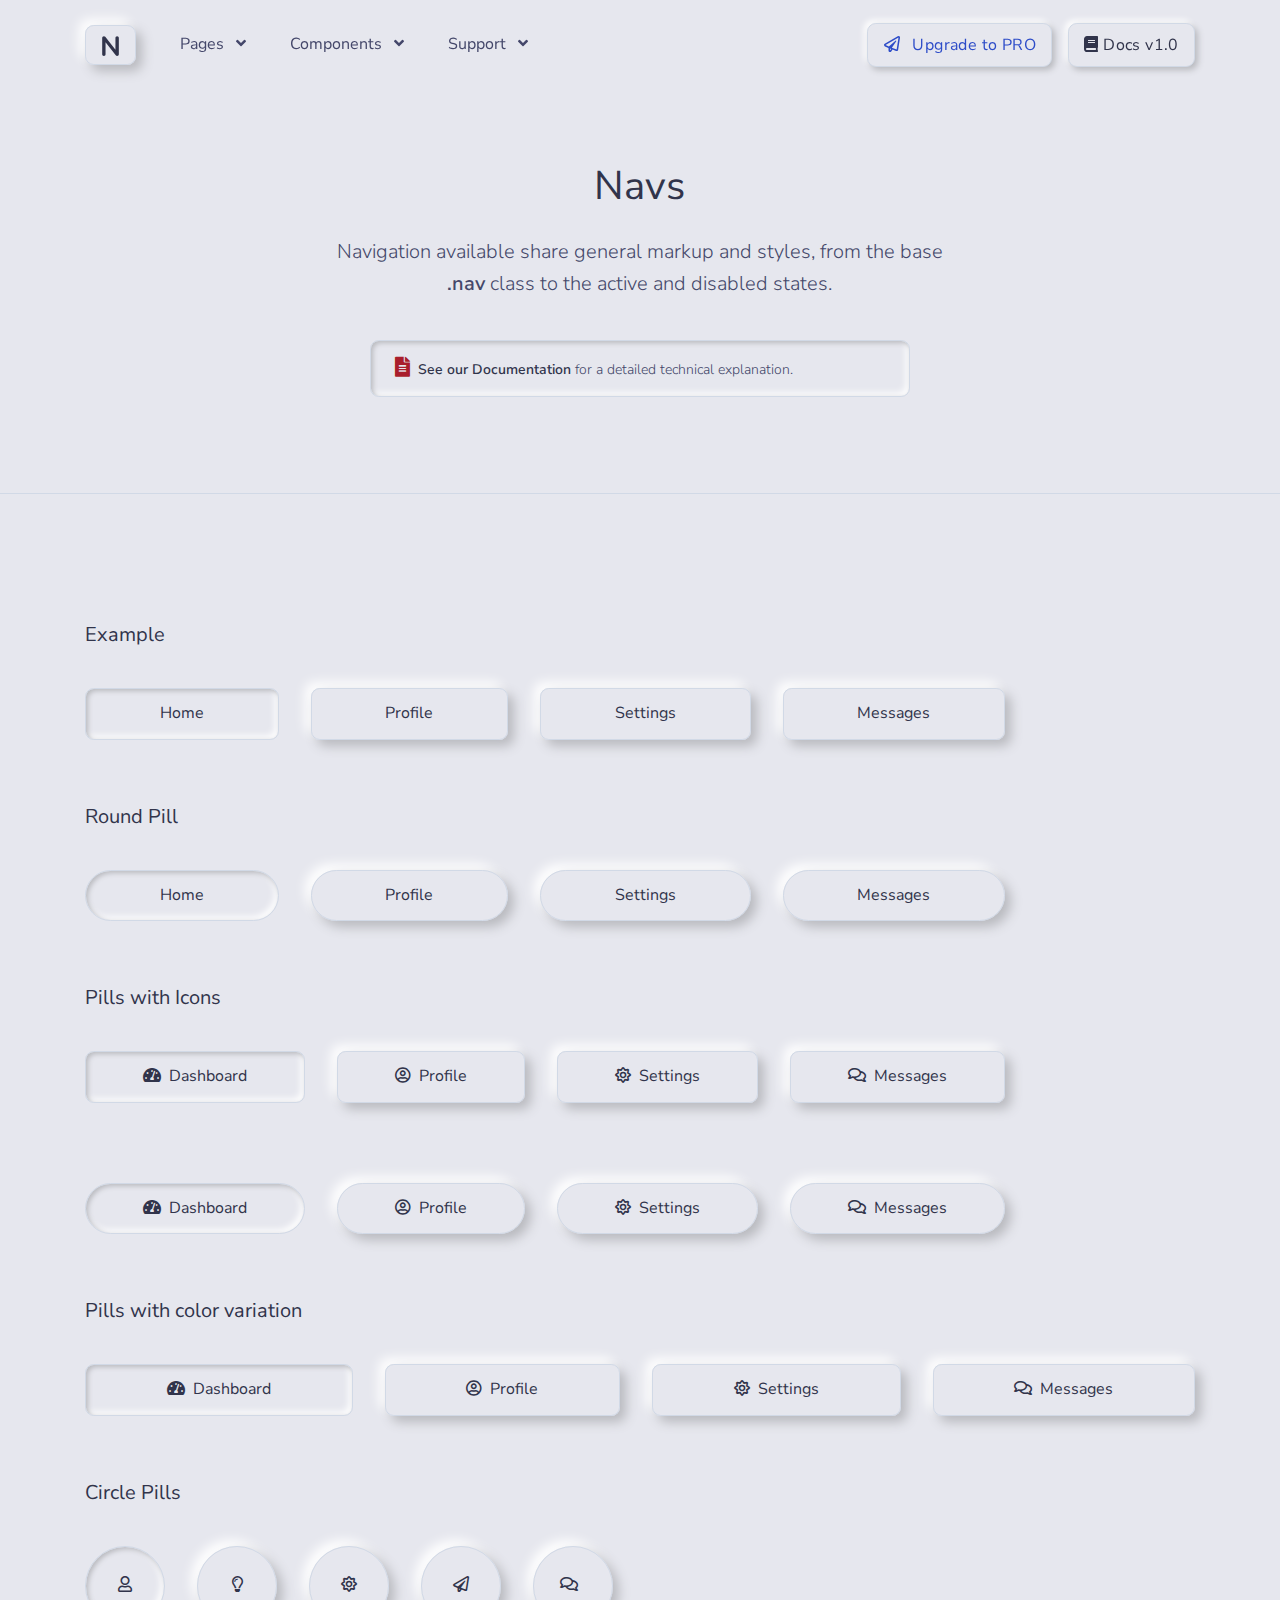
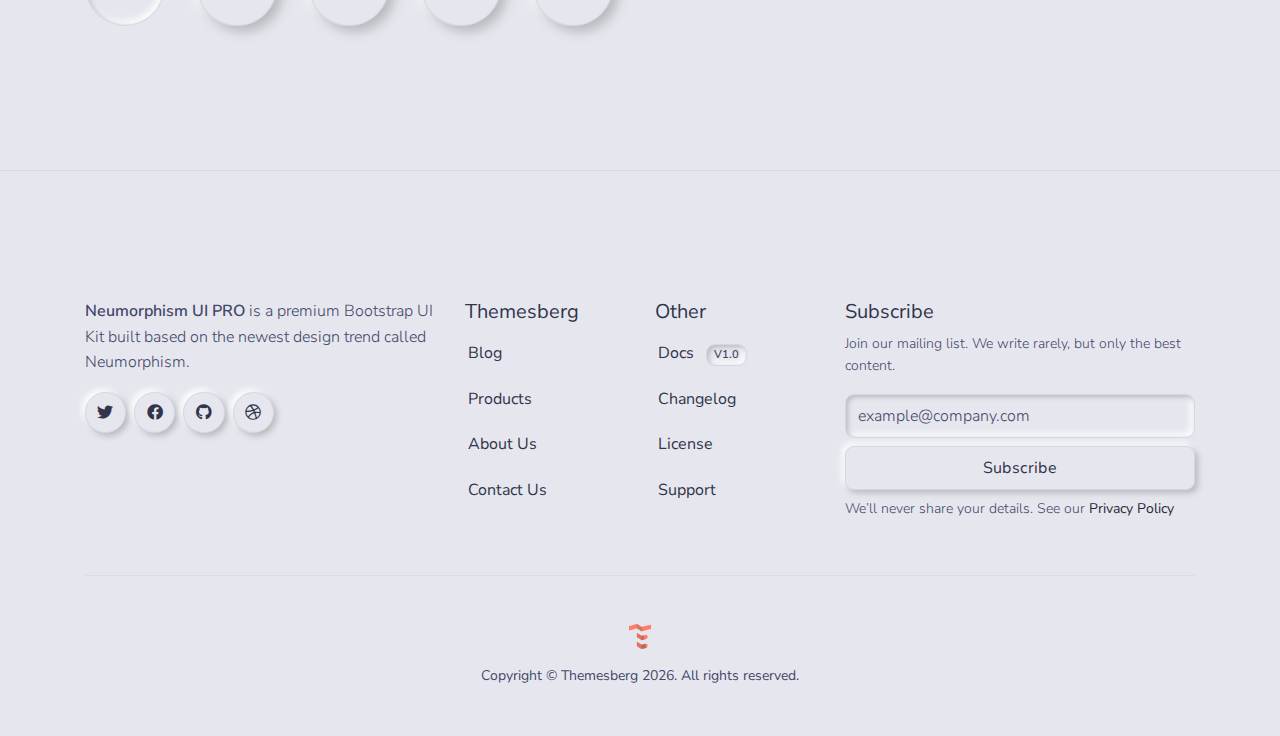
<file: html/components/navs.html>
<!--

=========================================================
* Neumorphism UI - v1.0.0
=========================================================

* Product Page: https://themesberg.com/product/ui-kits/neumorphism-ui
* Copyright 2020 Themesberg MIT LICENSE (https://www.themesberg.com/licensing#mit)

* Coded by https://themesberg.com

=========================================================

* The above copyright notice and this permission notice shall be included in all copies or substantial portions of the Software.

-->
<!DOCTYPE html>
<html lang="en">

<head>
    <meta http-equiv="Content-Type" content="text/html; charset=utf-8" />
<!-- Primary Meta Tags -->
<title>Neumorphism Components - Navs</title>
<meta name="viewport" content="width=device-width, initial-scale=1, shrink-to-fit=no">
<meta name="title" content="Neumorphism Components - Navs">
<meta name="author" content="Themesberg">

<link rel="canonical" href="https://themesberg.com/product/ui-kits/neumorphism-ui/" />

<!--  Social tags -->
<meta name="keywords" content="neumorphism, neumorphism ui, neomorphism, neomorphism ui, neomorphism css, neumorphism css, neumorph, neumorphic, design system, login, form, table, tables, card, cards, navbar, modal, icons, icons, map, chat, carousel, menu, datepicker, gallery, slider, date, social, dropdown, search, tab, nav, footer, date picker, forms, tabs, time, button, select, input, timeline, cart, about us, account, log in, blog, profile, portfolio, landing page, ecommerce, shop, landing, register, app, contact, one page, sign up, signup, store, bootstrap 4, bootstrap4, dashboard, bootstrap 4 dashboard, bootstrap 4 design, bootstrap 4 system, bootstrap 4, bootstrap 4 uit kit, bootstrap 4 kit, themesberg, html kit, html css template, web template, bootstrap, bootstrap 4, css3 template, frontend, responsive bootstrap template, bootstrap ui kit, responsive ui kit">
<meta name="description" content="Start developing neumorphic web applications and pages using Neumorphism UI. It features over 100 individual components and 5 example pages.">

<!-- Schema.org markup for Google+ -->
<meta itemprop="name" content="Neumorphism UI by Themesberg">
<meta itemprop="description" content="Start developing neumorphic web applications and pages using Neumorphism UI. It features over 100 individual components and 5 example pages.">
<meta itemprop="image" content="https://themesberg.s3.us-east-2.amazonaws.com/public/products/neumorphism-ui/neumorphism-thumbnail.jpg">

<!-- Twitter Card data -->
<meta name="twitter:card" content="product">
<meta name="twitter:site" content="@themesberg">
<meta name="twitter:title" content="Neumorphism UI by Themesberg">
<meta name="twitter:description" content="Start developing neumorphic web applications and pages using Neumorphism UI. It features over 100 individual components and 5 example pages.">
<meta name="twitter:creator" content="@themesberg">
<meta name="twitter:image" content="https://themesberg.s3.us-east-2.amazonaws.com/public/products/neumorphism-ui/neumorphism-thumbnail.jpg">

<!-- Open Graph data -->
<meta property="fb:app_id" content="214738555737136">
<meta property="og:title" content="Neumorphism UI by Themesberg" />
<meta property="og:type" content="article" />
<meta property="og:url" content="https://demo.themesberg.com/neumorphism-ui/" />
<meta property="og:image" content="https://themesberg.s3.us-east-2.amazonaws.com/public/products/neumorphism-ui/neumorphism-thumbnail.jpg"/>
<meta property="og:description" content="Start developing neumorphic web applications and pages using Neumorphism UI. It features over 100 individual components and 5 example pages." />
<meta property="og:site_name" content="Themesberg" />

<!-- Favicon -->
<link rel="apple-touch-icon" sizes="120x120" href="../../assets/img/favicon/apple-touch-icon.png">
<link rel="icon" type="image/png" sizes="32x32" href="../../assets/img/favicon/favicon-32x32.png">
<link rel="icon" type="image/png" sizes="16x16" href="../../assets/img/favicon/favicon-16x16.png">
<link rel="manifest" href="../../assets/img/favicon/site.webmanifest">
<link rel="mask-icon" href="../../assets/img/favicon/safari-pinned-tab.svg" color="#ffffff">
<meta name="msapplication-TileColor" content="#ffffff">
<meta name="theme-color" content="#ffffff">

<!-- Fontawesome -->
<link type="text/css" href="../../vendor/@fortawesome/fontawesome-free/css/all.min.css" rel="stylesheet">

<!-- Pixel CSS -->
<link type="text/css" href="../../css/neumorphism.css" rel="stylesheet">

<!-- NOTICE: You can use the _analytics.html partial to include production code specific code & trackers -->

</head>

<body>
    <header class="header-global">
    <nav id="navbar-main" aria-label="Primary navigation" class="navbar navbar-main navbar-expand-lg navbar-theme-primary headroom navbar-light">
        <div class="container position-relative">
            <a class="navbar-brand shadow-soft py-2 px-3 rounded border border-light mr-lg-4" href="../../index.html">
                <img class="navbar-brand-dark" src="../../assets/img/brand/dark.svg" alt="Logo light">
                <img class="navbar-brand-light" src="../../assets/img/brand/dark.svg" alt="Logo dark">
            </a>
            <div class="navbar-collapse collapse" id="navbar_global">
                <div class="navbar-collapse-header">
                    <div class="row">
                        <div class="col-6 collapse-brand">
                            <a href="../../index.html" class="navbar-brand shadow-soft py-2 px-3 rounded border border-light">
                                <img src="../../assets/img/brand/dark.svg" alt="Themesberg logo">
                            </a>
                        </div>
                        <div class="col-6 collapse-close">
                            <a href="#navbar_global" class="fas fa-times" data-toggle="collapse" data-target="#navbar_global" aria-controls="navbar_global" aria-expanded="false" title="close" aria-label="Toggle navigation"></a>
                        </div>
                    </div>
                </div>
                <ul class="navbar-nav navbar-nav-hover align-items-lg-center">
                    <li class="nav-item dropdown">
                        <a href="#" class="nav-link" data-toggle="dropdown" >
                            <span class="nav-link-inner-text">Pages</span>
                            <span class="fas fa-angle-down nav-link-arrow ml-2"></span>
                        </a>
                        <ul class="dropdown-menu">
                            <li><a class="dropdown-item" href="../../html/pages/about.html">About</a></li>
                            <li><a class="dropdown-item" href="../../html/pages/pricing.html">Pricing</a></li>
                            <li><a class="dropdown-item" href="../../html/pages/contact.html">Contact</a></li>
                            <li><a class="dropdown-item" href="../../html/pages/sign-in.html">Sign in</a></li>
                            <li><a class="dropdown-item" href="../../html/pages/sign-up.html">Sign up</a></li>
                        </ul>
                    </li>
                    <li class="nav-item dropdown mega-dropdown">
                        <a href="#" class="nav-link" data-toggle="dropdown" >
                            <span class="nav-link-inner-text">Components</span>
                            <span class="fas fa-angle-down nav-link-arrow ml-2"></span>
                        </a>
                        <div class="dropdown-menu">
                            <div class="row">
                                <div class="col-lg-6 inside-bg d-none d-lg-block">
                                    <div class="justify-content-center bg-primary text-white">
                                        <div class="px-6 pb-5 pt-3">
                                            <img src="../../assets/img/megamenu-image.jpg" alt="Pixel Components">
                                        </div>
                                        <div class="z-2 pb-4 text-center">
                                            <a href="../../html/components/all.html"  class="btn btn-primary mb-2 mb-sm-0 mr-3 text-secondary">
                                                <span class="mr-1"><span class="fas fa-th-large"></span></span>
                                                All components
                                            </a>
                                            <a href="https://themesberg.com/docs/neumorphism-ui/components/alerts" target="_blank" class="btn btn-primary mb-2 mb-sm-0">
                                                <span class="mr-1"><span class="fas fa-book"></span></span>
                                                Docs v1.0
                                            </a>
                                        </div>
                                    </div>
                                </div>
                                <div class="col pl-0">
                                    <ul class="list-style-none">
                                        <li><a class="dropdown-item" href="../../html/components/accordions.html">Accordions</a></li>
                                        <li><a class="dropdown-item" href="../../html/components/alerts.html">Alerts</a></li>
                                        <li><a class="dropdown-item" href="../../html/components/badges.html">Badges</a></li>
                                        <li><a class="dropdown-item" href="../../html/components/bootstrap-carousels.html">Bootstrap Carousels</a></li>
                                        <li><a class="dropdown-item" href="../../html/components/breadcrumbs.html">Breadcrumbs</a></li>
                                        <li><a class="dropdown-item" href="../../html/components/buttons.html">Buttons</a></li>
                                        <li><a class="dropdown-item d-flex align-items-center justify-content-between" href="https://themesberg.com/docs/neumorphism-ui/plugins/jquery-counters/" target="_blank">Counters <span class="badge badge-dark ml-3">Pro</span></a></li>
                                        <li><a class="dropdown-item" href="../../html/components/cards.html">Cards</a></li>
                                        <li><a class="dropdown-item d-flex align-items-center justify-content-between" href="https://themesberg.com/docs/neumorphism-ui/components/e-commerce/" target="_blank">E-commerce <span class="badge badge-dark ml-3">Pro</span></a></li>
                                    </ul>
                                </div>
                                <div class="col pl-0">
                                    <ul class="list-style-none">
                                        <li><a class="dropdown-item" href="../../html/components/forms.html">Forms</a></li>
                                        <li><a class="dropdown-item d-flex align-items-center justify-content-between" href="https://themesberg.com/docs/neumorphism-ui/components/icon-boxes/" target="_blank">Icon Boxes <span class="badge badge-dark ml-3">Pro</span></a></li>
                                        <li><a class="dropdown-item" href="../../html/components/modals.html">Modals</a></li>
                                        <li><a class="dropdown-item" href="../../html/components/navs.html">Navs</a></li>
                                        <li><a class="dropdown-item d-flex align-items-center justify-content-between" href="https://themesberg.com/docs/neumorphism-ui/plugins/owl-carousel/" target="_blank">Owl Carousels <span class="badge badge-dark ml-3">Pro</span></a></li>
                                        <li><a class="dropdown-item" href="../../html/components/pagination.html">Pagination</a></li>
                                        <li><a class="dropdown-item" href="../../html/components/popovers.html">Popovers</a></li>
                                        <li><a class="dropdown-item" href="../../html/components/progress-bars.html">Progress Bars</a></li>

                                    </ul>
                                </div>
                                <div class="col pl-0">
                                    <ul class="list-style-none">
                                        <li><a class="dropdown-item d-flex align-items-center justify-content-between" href="https://themesberg.com/docs/neumorphism-ui/components/icon-boxes/#steps" target="_blank">Steps <span class="badge badge-dark ml-3">Pro</span></a></li>
                                        <li><a class="dropdown-item" href="../../html/components/tables.html">Tables</a></li>
                                        <li><a class="dropdown-item" href="../../html/components/tabs.html">Tabs</a> </li>
                                        <li><a class="dropdown-item" href="../../html/components/toasts.html">Toasts</a> </li>
                                        <li><a class="dropdown-item d-flex align-items-center justify-content-between" href="https://themesberg.com/docs/neumorphism-ui/components/timelines/" target="_blank">Timelines <span class="badge badge-dark ml-3">Pro</span></a></li>
                                        <li><a class="dropdown-item" href="../../html/components/tooltips.html">Tooltips</a></li>
                                        <li><a class="dropdown-item" href="../../html/components/typography.html">Typography</a></li>
                                        <li><a class="dropdown-item d-flex align-items-center justify-content-between" href="https://demo.themesberg.com/neumorphism-ui-pro/html/components/widgets.html" target="_blank">Widgets <span class="badge badge-dark ml-3">Pro</span></a></li>
                                    </ul>
                                </div>
                            </div>
                        </div>
                    </li>
                    <li class="nav-item dropdown">
                        <a href="#" class="nav-link" data-toggle="dropdown" >
                            <span class="nav-link-inner-text">Support</span>
                            <span class="fas fa-angle-down nav-link-arrow ml-2"></span>
                        </a>
                        <div class="dropdown-menu dropdown-menu-lg">
                            <div class="col-auto px-0" data-dropdown-content>
                                <div class="list-group list-group-flush">
                                    <a href="https://themesberg.com/docs/neumorphism-ui/getting-started/quick-start/" target="_blank" class="list-group-item list-group-item-action d-flex align-items-center p-0 py-3 px-lg-4">
                                        <span class="icon icon-sm icon-secondary"><span class="fas fa-file-alt"></span></span>
                                        <div class="ml-4">
                                            <span class="text-dark d-block">Documentation<span class="badge badge-sm badge-secondary ml-2">v1.0</span></span>
                                            <span class="small">Examples and guides</span>
                                        </div>
                                    </a>
                                    <a href="https://github.com/themesberg/th-neumorphism-ui-pro/issues" target="_blank" class="list-group-item list-group-item-action d-flex align-items-center p-0 py-3 px-lg-4">
                                        <span class="icon icon-sm icon-secondary"><span class="fas fa-microphone-alt"></span></span>
                                        <div class="ml-4">
                                            <span class="text-dark d-block">Support</span>
                                            <span class="small">Looking for answers? Ask us!</span>
                                        </div>
                                    </a>
                                </div>
                            </div>
                        </div>
                    </li>
                </ul>
            </div>
            <div class="d-flex align-items-center">
                <a href="https://themesberg.com/product/ui-kits/neumorphism-ui-pro" target="_blank" class="btn btn-primary text-secondary mr-3"><i class="far fa-paper-plane mr-2"></i> Upgrade to PRO</a>
                <a href="https://themesberg.com/docs/neumorphism-ui/getting-started/quick-start/" target="_blank" class="btn btn-primary d-none d-md-inline-block"><i class="fas fa-book"></i> Docs v1.0</a>
                <button class="navbar-toggler ml-2" type="button" data-toggle="collapse" data-target="#navbar_global" aria-controls="navbar_global" aria-expanded="false" aria-label="Toggle navigation">
                    <span class="navbar-toggler-icon"></span>
                </button>
            </div>
        </div>
    </nav>
</header>
    <main>
       <!-- Hero -->
       <div class="section-header pb-6 bg-primary overflow-hidden text-center border-bottom border-light">
        <div class="container z-2">
            <div class="row mb-4 justify-content-center">
                <div class="col-12 col-md-8 col-lg-7">
                    <h1 class="display-3 mb-4">Navs</h1>
                    <p class="lead">Navigation available share general markup and styles, from the base <strong>.nav</strong> class to the active and disabled states.</p>
                </div>
            </div>
            <div class="row justify-content-center">
                <div class="col-12 col-md-10 col-lg-6">
                    <div class="alert shadow-inset">
                        <div class="d-flex">
                            <div class="alert-inner--text">
                                <span class="icon text-danger icon-xs mr-2 mr-md-1"><span class="fas fa-file-alt"></span></span>
                                <a target="_blank" href="https://themesberg.com/docs/neumorphism-ui/components/navs/">See our Documentation</a> for a detailed technical explanation.
                            </div>
                        </div>
                    </div>
                </div>
            </div>
        </div>
    </div>
    <!-- End of Hero -->

    <!-- Section -->
<div class="section bg-primary text-dark section-lg">
    <div class="container">
        <!-- Title -->
        <div class="row mb-4">
            <div class="col-md-4">
                <span class="h5">Example</span>
            </div>
        </div>
        <!-- End of Title -->
        <div class="row">
            <div class="col-md-10">
                <!-- Nav Wrapper -->
                <div class="nav-wrapper position-relative">
                    <ul class="nav nav-pills nav-fill flex-column flex-sm-row">
                        <li class="nav-item">
                            <a class="nav-link mb-sm-3 mb-md-0 active" data-toggle="tab" href="#">Home</a>
                        </li>
                        <li class="nav-item">
                            <a class="nav-link mb-sm-3 mb-md-0" data-toggle="tab" href="#">Profile</a>
                        </li>
                        <li class="nav-item">
                            <a class="nav-link mb-sm-3 mb-md-0" data-toggle="tab" href="#">Settings</a>
                        </li>
                        <li class="nav-item">
                            <a class="nav-link mb-sm-3 mb-md-0" data-toggle="tab" href="#">Messages</a>
                        </li>
                    </ul>
                </div>
                <!-- End of Nav Wrapper -->
            </div>
        </div>
        <!-- Title -->
        <div class="row mt-5 mb-4">
            <div class="col-md-4">
                <span class="h5">Round Pill</span>
            </div>
        </div>
        <!-- End of Title -->
        <div class="row">
            <div class="col-md-10">
                <!-- Nav Wrapper -->
                <div class="nav-wrapper position-relative">
                    <ul class="nav nav-pills rounded nav-fill flex-column flex-md-row">
                        <li class="nav-item">
                            <a class="nav-link mb-sm-3 mb-md-0 active" data-toggle="tab" href="#">Home</a>
                        </li>
                        <li class="nav-item">
                            <a class="nav-link mb-sm-3 mb-md-0" data-toggle="tab" href="#">Profile</a>
                        </li>
                        <li class="nav-item">
                            <a class="nav-link mb-sm-3 mb-md-0" data-toggle="tab" href="#">Settings</a>
                        </li>
                        <li class="nav-item">
                            <a class="nav-link mb-sm-3 mb-md-0" data-toggle="tab" href="#">Messages</a>
                        </li>
                    </ul>
                </div>
                <!-- End of Nav Wrapper -->
            </div>
        </div>
        <!-- Title -->
        <div class="row mt-5 mb-4">
            <div class="col-md-4">
                <span class="h5">Pills with Icons</span>
            </div>
        </div>
        <!-- End of Title -->
        <div class="row">
            <div class="col-md-10">
                <!-- Nav Wrapper -->
                <div class="nav-wrapper position-relative">
                    <ul class="nav nav-pills nav-fill flex-column flex-md-row">
                        <li class="nav-item">
                            <a class="nav-link mb-sm-3 mb-md-0 active" data-toggle="tab" href="#"><span class="fas fa-tachometer-alt mr-2"></span>Dashboard</a>
                        </li>
                        <li class="nav-item">
                            <a class="nav-link mb-sm-3 mb-md-0" data-toggle="tab" href="#"><span class="far fa-user-circle mr-2"></span>Profile</a>
                        </li>
                        <li class="nav-item">
                            <a class="nav-link mb-sm-3 mb-md-0" data-toggle="tab" href="#"><span class="far fa-sun mr-2"></span>Settings</a>
                        </li>
                        <li class="nav-item">
                            <a class="nav-link mb-sm-3 mb-md-0" data-toggle="tab" href="#"><span class="far fa-comments mr-2"></span>Messages</a>
                        </li>
                    </ul>
                </div>
                <!-- End of Nav Wrapper -->
            </div>
        </div>
        <div class="row mt-5">
            <div class="col-md-10">
                <!-- Nav Wrapper -->
                <div class="nav-wrapper position-relative">
                    <ul class="nav nav-pills rounded nav-fill flex-column flex-md-row">
                        <li class="nav-item">
                            <a class="nav-link mb-sm-3 mb-md-0 active" data-toggle="tab" href="#"><span class="fas fa-tachometer-alt mr-2"></span>Dashboard</a>
                        </li>
                        <li class="nav-item">
                            <a class="nav-link mb-sm-3 mb-md-0" data-toggle="tab" href="#"><span class="far fa-user-circle mr-2"></span>Profile</a>
                        </li>
                        <li class="nav-item">
                            <a class="nav-link mb-sm-3 mb-md-0" data-toggle="tab" href="#"><span class="far fa-sun mr-2"></span>Settings</a>
                        </li>
                        <li class="nav-item">
                            <a class="nav-link mb-sm-3 mb-md-0" data-toggle="tab" href="#"><span class="far fa-comments mr-2"></span>Messages</a>
                        </li>
                    </ul>
                </div>
                <!-- End of Nav Wrapper -->
            </div>
        </div>
        <!-- Title -->
        <div class="row mt-5 mb-4">
            <div class="col-md-4">
                <span class="h5">Pills with color variation</span>
            </div>
        </div>
        <!-- End of Title -->
        <div class="row">
            <div class="col-md-12">
                <!-- Nav Wrapper -->
                <div class="nav-wrapper position-relative">
                    <ul class="nav nav-pills nav-fill flex-column flex-md-row">
                        <li class="nav-item">
                            <a class="nav-link mb-sm-3 mb-md-0 active" href="#"><span class="icon-success"><span class="fas fa-tachometer-alt mr-2"></span>Dashboard</span></a>
                        </li>
                        <li class="nav-item">
                            <a class="nav-link mb-sm-3 mb-md-0" data-toggle="tab" href="#"><span class="icon-secondary"><span class="far fa-user-circle mr-2"></span>Profile</span></a>
                        </li>
                        <li class="nav-item">
                            <a class="nav-link mb-sm-3 mb-md-0" data-toggle="tab" href="#"><span class="icon-tertiary"><span class="far fa-sun mr-2"></span>Settings</span></a>
                        </li>
                        <li class="nav-item">
                            <a class="nav-link mb-sm-3 mb-md-0" data-toggle="tab" href="#"><span class="icon-info"><span class="far fa-comments mr-2"></span>Messages</span></a>
                        </li>
                    </ul>
                </div>
                <!-- End of  Nav Wrapper -->
            </div>
        </div>
        <!-- Title -->
        <div class="row mt-5 mb-4">
            <div class="col-md-4">
                <span class="h5">Circle Pills</span>
            </div>
        </div>
        <!-- End of Title -->
        <div class="row">
            <div class="col">
                <!-- Nav Wrapper -->
                <div class="nav-wrapper position-relative">
                    <ul class="nav nav-pills nav-pill-circle flex-column flex-md-row">
                        <li class="nav-item">
                            <a class="nav-link active" aria-label="first navigation tab" data-toggle="tab" href="#">
                                <span class="nav-link-icon d-block"><span class="far fa-user"></span></span>
                            </a>
                        </li>
                        <li class="nav-item">
                            <a class="nav-link" aria-label="second navigation tab" data-toggle="tab" href="#">
                                <span class="nav-link-icon d-block"><span class="far fa-lightbulb"></span></span>
                            </a>
                        </li>
                        <li class="nav-item">
                            <a class="nav-link" aria-label="third navigation tab" data-toggle="tab" href="#">
                                <span class="nav-link-icon d-block"><span class="far fa-sun"></span></span>
                            </a>
                        </li>
                        <li class="nav-item">
                            <a class="nav-link" aria-label="fourth navigation tab" data-toggle="tab" href="#">
                                <span class="nav-link-icon d-block"><span class="far fa-paper-plane"></span></span>
                            </a>
                        </li>
                        <li class="nav-item">
                            <a class="nav-link" aria-label="fifth navigation tab" data-toggle="tab" href="#">
                                <span class="nav-link-icon d-block"><span class="far fa-comments mr-2"></span></span>
                            </a>
                        </li>
                    </ul>
                </div>
                <!-- End of Nav Wrapper -->
            </div>
        </div>
    </div>
</div>
<!-- End of Section -->
    </main>
    <footer class="d-flex pb-5 pt-6 pt-md-7 border-top border-light bg-primary">
    <div class="container">
        <div class="row">
            <div class="col-lg-4">
                <p><strong>Neumorphism UI PRO</strong> is a premium Bootstrap UI Kit built based on the newest design trend called Neumorphism.</p>
                <ul class="d-flex list-unstyled mb-5 mb-lg-0">
                    <li class="mr-2">
                        <a href="https://twitter.com/themesberg" target="_blank" class="btn btn-icon-only btn-pill btn-primary" aria-label="twitter social link"
                        data-toggle="tooltip" data-placement="top" title="Follow @themesberg on Twitter">
                            <span aria-hidden="true" class="fab fa-twitter"></span>
                        </a>
                    </li>
                    <li class="mr-2">
                        <a href="https://www.facebook.com/themesberg/" target="_blank" class="btn btn-icon-only btn-pill btn-primary" aria-label="facebook social link"
                        data-toggle="tooltip" data-placement="top" title="Like @themesberg on Facebook">
                            <span aria-hidden="true" class="fab fa-facebook"></span>
                        </a>
                    </li>
                    <li class="mr-2">
                        <a href="https://github.com/themesberg" target="_blank" class="btn btn-icon-only btn-pill btn-primary" aria-label="github social link"
                        data-toggle="tooltip" data-placement="top" title="Open source projects">
                            <span aria-hidden="true" class="fab fa-github"></span>
                        </a>
                    </li>
                    <li>
                        <a href="https://dribbble.com/themesberg" target="_blank" class="btn btn-icon-only btn-pill btn-primary" aria-label="dribbble social link"
                        data-toggle="tooltip" data-placement="top" title="Follow us on Dribbble">
                            <span aria-hidden="true" class="fab fa-dribbble"></span>
                        </a>
                    </li>
                </ul>
            </div>
            <div class="col-6 col-lg-2 mb-5 mb-lg-0">
                <h5>Themesberg</h5>
                <ul class="footer-links list-unstyled mt-2">
                    <li class="mb-1"><a class="p-2" target="_blank" href="https://themesberg.com/blog">Blog</a></li>
                    <li class="mb-1"><a class="p-2" target="_blank" href="https://themesberg.com/products">Products</a></li>
                    <li class="mb-1"><a class="p-2" target="_blank" href="https://themesberg.com/about">About Us</a></li>
                    <li><a class="p-2" target="_blank" href="https://themesberg.com/contact">Contact Us</a></li>
                </ul>
            </div>
            <div class="col-6 col-lg-2 mb-5 mb-lg-0">
                <h5>Other</h5>
                <ul class="footer-links list-unstyled mt-2">
                    <li class="mb-1"><a class="p-2" href="https://themesberg.com/docs/pixel-bootstrap/getting-started/overview/" target="_blank">Docs
                        <span class="badge badge-gray text-uppercase ml-2">v1.0</span></a>
                    </li>
                    <li class="mb-1">
                        <a class="p-2" href="https://themesberg.com/docs/pixel-bootstrap/getting-started/changelog" target="_blank">Changelog</a>
                    </li>
                    <li class="mb-1">
                        <a class="p-2" target="_blank" href="https://themesberg.com/licensing">License</a>
                    </li>
                    <li>
                        <a class="p-2" target="_blank" href="https://github.com/themesberg/pixel-bootstrap-ui-kit/issues">Support</a>
                    </li>
                </ul>
            </div>
            <div class="col-12 col-lg-4 mb-5 mb-lg-0">
                <h5>Subscribe</h5>
                <p class="text-gray font-small mt-2">Join our mailing list. We write rarely, but only the best content.</p>
                <form action="#">
                    <div class="form-row mb-2">
                        <div class="col-12">
                            <label class="h6 font-weight-normal d-none" for="exampleInputEmail3">Email address</label>
                            <input type="email" class="form-control mb-2" placeholder="example@company.com" name="email" aria-label="Subscribe form" id="exampleInputEmail3" required>
                        </div>
                        <div class="col-12">
                            <button type="submit" class="btn btn-primary btn-block" data-loading-text="Sending">
                                <span>Subscribe</span>
                            </button>
                        </div>
                    </div>
                </form>
                <p class="text-gray font-small m-0">We’ll never share your details. See our <a class="text-black" href="#">Privacy Policy</a></p>
            </div>
        </div>
        <hr class="my-5">
        <div class="row">
            <div class="col">
                <a href="https://themesberg.com" target="_blank" class="d-flex justify-content-center">
                    <img src="../../assets/img/themesberg.svg" height="25" class="mb-3" alt="Themesberg Logo">
                </a>
            <div class="d-flex text-center justify-content-center align-items-center" role="contentinfo">
                <p class="font-weight-normal font-small mb-0">Copyright © Themesberg
                    <span class="current-year">2020</span>. All rights reserved.</p>
                </div>
            </div>
        </div>
    </div>
</footer>

    <!-- Core -->
<script src="../../vendor/jquery/dist/jquery.min.js"></script>
<script src="../../vendor/popper.js/dist/umd/popper.min.js"></script>
<script src="../../vendor/bootstrap/dist/js/bootstrap.min.js"></script>
<script src="../../vendor/headroom.js/dist/headroom.min.js"></script>

<!-- Vendor JS -->
<script src="../../vendor/onscreen/dist/on-screen.umd.min.js"></script>
<script src="../../vendor/nouislider/distribute/nouislider.min.js"></script>
<script src="../../vendor/bootstrap-datepicker/dist/js/bootstrap-datepicker.min.js"></script>
<script src="../../vendor/waypoints/lib/jquery.waypoints.min.js"></script>
<script src="../../vendor/jarallax/dist/jarallax.min.js"></script>
<script src="../../vendor/jquery.counterup/jquery.counterup.min.js"></script>
<script src="../../vendor/jquery-countdown/dist/jquery.countdown.min.js"></script>
<script src="../../vendor/smooth-scroll/dist/smooth-scroll.polyfills.min.js"></script>
<script src="../../vendor/prismjs/prism.js"></script>

<script async defer src="https://buttons.github.io/buttons.js"></script>

<!-- Neumorphism JS -->
<script src="../../assets/js/neumorphism.js"></script>
</body>

</html>
</file>
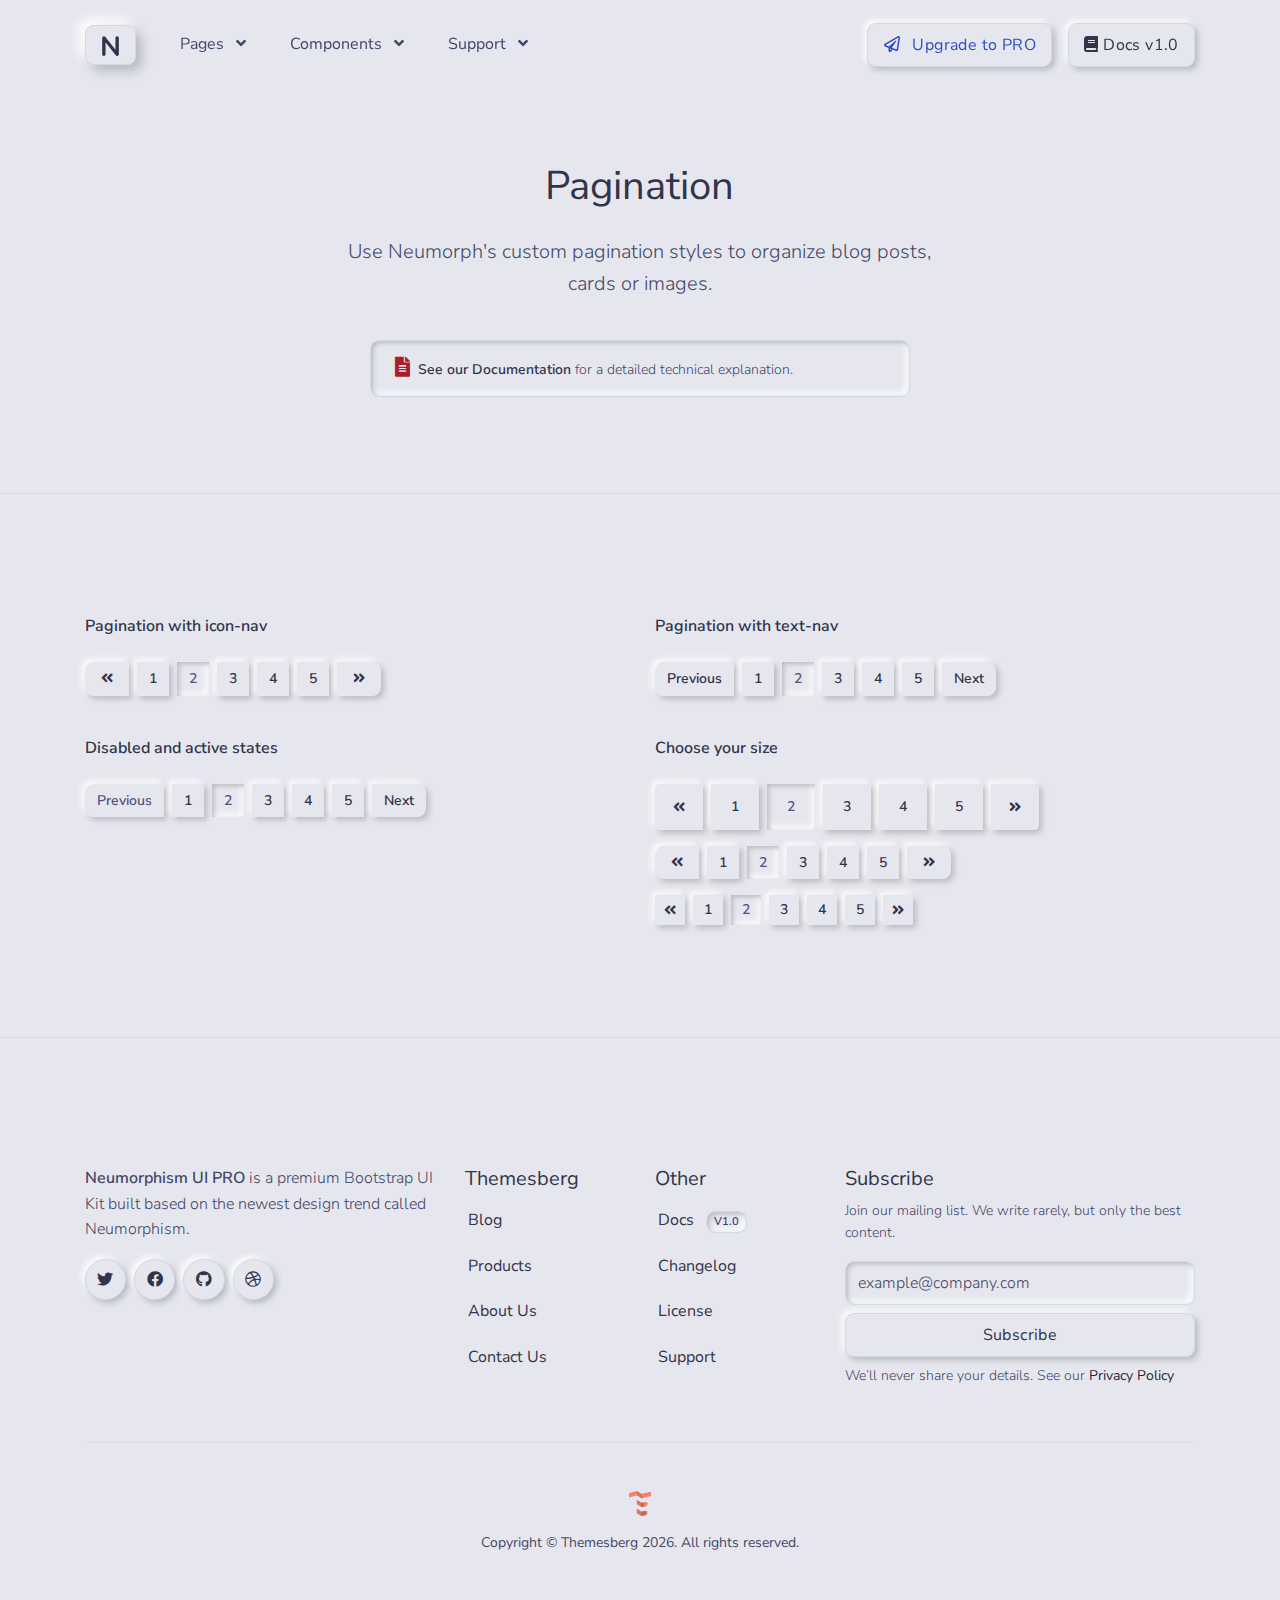
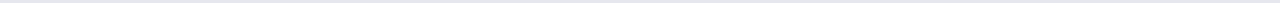
<file: html/components/pagination.html>
<!--

=========================================================
* Neumorphism UI - v1.0.0
=========================================================

* Product Page: https://themesberg.com/product/ui-kits/neumorphism-ui
* Copyright 2020 Themesberg MIT LICENSE (https://www.themesberg.com/licensing#mit)

* Coded by https://themesberg.com

=========================================================

* The above copyright notice and this permission notice shall be included in all copies or substantial portions of the Software.

-->
<!DOCTYPE html>
<html lang="en">

<head>
    <meta http-equiv="Content-Type" content="text/html; charset=utf-8" />
<!-- Primary Meta Tags -->
<title>Neumorphism Components - Pagination</title>
<meta name="viewport" content="width=device-width, initial-scale=1, shrink-to-fit=no">
<meta name="title" content="Neumorphism Components - Pagination">
<meta name="author" content="Themesberg">

<link rel="canonical" href="https://themesberg.com/product/ui-kits/neumorphism-ui/" />

<!--  Social tags -->
<meta name="keywords" content="neumorphism, neumorphism ui, neomorphism, neomorphism ui, neomorphism css, neumorphism css, neumorph, neumorphic, design system, login, form, table, tables, card, cards, navbar, modal, icons, icons, map, chat, carousel, menu, datepicker, gallery, slider, date, social, dropdown, search, tab, nav, footer, date picker, forms, tabs, time, button, select, input, timeline, cart, about us, account, log in, blog, profile, portfolio, landing page, ecommerce, shop, landing, register, app, contact, one page, sign up, signup, store, bootstrap 4, bootstrap4, dashboard, bootstrap 4 dashboard, bootstrap 4 design, bootstrap 4 system, bootstrap 4, bootstrap 4 uit kit, bootstrap 4 kit, themesberg, html kit, html css template, web template, bootstrap, bootstrap 4, css3 template, frontend, responsive bootstrap template, bootstrap ui kit, responsive ui kit">
<meta name="description" content="Start developing neumorphic web applications and pages using Neumorphism UI. It features over 100 individual components and 5 example pages.">

<!-- Schema.org markup for Google+ -->
<meta itemprop="name" content="Neumorphism UI by Themesberg">
<meta itemprop="description" content="Start developing neumorphic web applications and pages using Neumorphism UI. It features over 100 individual components and 5 example pages.">
<meta itemprop="image" content="https://themesberg.s3.us-east-2.amazonaws.com/public/products/neumorphism-ui/neumorphism-thumbnail.jpg">

<!-- Twitter Card data -->
<meta name="twitter:card" content="product">
<meta name="twitter:site" content="@themesberg">
<meta name="twitter:title" content="Neumorphism UI by Themesberg">
<meta name="twitter:description" content="Start developing neumorphic web applications and pages using Neumorphism UI. It features over 100 individual components and 5 example pages.">
<meta name="twitter:creator" content="@themesberg">
<meta name="twitter:image" content="https://themesberg.s3.us-east-2.amazonaws.com/public/products/neumorphism-ui/neumorphism-thumbnail.jpg">

<!-- Open Graph data -->
<meta property="fb:app_id" content="214738555737136">
<meta property="og:title" content="Neumorphism UI by Themesberg" />
<meta property="og:type" content="article" />
<meta property="og:url" content="https://demo.themesberg.com/neumorphism-ui/" />
<meta property="og:image" content="https://themesberg.s3.us-east-2.amazonaws.com/public/products/neumorphism-ui/neumorphism-thumbnail.jpg"/>
<meta property="og:description" content="Start developing neumorphic web applications and pages using Neumorphism UI. It features over 100 individual components and 5 example pages." />
<meta property="og:site_name" content="Themesberg" />

<!-- Favicon -->
<link rel="apple-touch-icon" sizes="120x120" href="../../assets/img/favicon/apple-touch-icon.png">
<link rel="icon" type="image/png" sizes="32x32" href="../../assets/img/favicon/favicon-32x32.png">
<link rel="icon" type="image/png" sizes="16x16" href="../../assets/img/favicon/favicon-16x16.png">
<link rel="manifest" href="../../assets/img/favicon/site.webmanifest">
<link rel="mask-icon" href="../../assets/img/favicon/safari-pinned-tab.svg" color="#ffffff">
<meta name="msapplication-TileColor" content="#ffffff">
<meta name="theme-color" content="#ffffff">

<!-- Fontawesome -->
<link type="text/css" href="../../vendor/@fortawesome/fontawesome-free/css/all.min.css" rel="stylesheet">

<!-- Pixel CSS -->
<link type="text/css" href="../../css/neumorphism.css" rel="stylesheet">

<!-- NOTICE: You can use the _analytics.html partial to include production code specific code & trackers -->

</head>

<body>
    <header class="header-global">
    <nav id="navbar-main" aria-label="Primary navigation" class="navbar navbar-main navbar-expand-lg navbar-theme-primary headroom navbar-light">
        <div class="container position-relative">
            <a class="navbar-brand shadow-soft py-2 px-3 rounded border border-light mr-lg-4" href="../../index.html">
                <img class="navbar-brand-dark" src="../../assets/img/brand/dark.svg" alt="Logo light">
                <img class="navbar-brand-light" src="../../assets/img/brand/dark.svg" alt="Logo dark">
            </a>
            <div class="navbar-collapse collapse" id="navbar_global">
                <div class="navbar-collapse-header">
                    <div class="row">
                        <div class="col-6 collapse-brand">
                            <a href="../../index.html" class="navbar-brand shadow-soft py-2 px-3 rounded border border-light">
                                <img src="../../assets/img/brand/dark.svg" alt="Themesberg logo">
                            </a>
                        </div>
                        <div class="col-6 collapse-close">
                            <a href="#navbar_global" class="fas fa-times" data-toggle="collapse" data-target="#navbar_global" aria-controls="navbar_global" aria-expanded="false" title="close" aria-label="Toggle navigation"></a>
                        </div>
                    </div>
                </div>
                <ul class="navbar-nav navbar-nav-hover align-items-lg-center">
                    <li class="nav-item dropdown">
                        <a href="#" class="nav-link" data-toggle="dropdown" >
                            <span class="nav-link-inner-text">Pages</span>
                            <span class="fas fa-angle-down nav-link-arrow ml-2"></span>
                        </a>
                        <ul class="dropdown-menu">
                            <li><a class="dropdown-item" href="../../html/pages/about.html">About</a></li>
                            <li><a class="dropdown-item" href="../../html/pages/pricing.html">Pricing</a></li>
                            <li><a class="dropdown-item" href="../../html/pages/contact.html">Contact</a></li>
                            <li><a class="dropdown-item" href="../../html/pages/sign-in.html">Sign in</a></li>
                            <li><a class="dropdown-item" href="../../html/pages/sign-up.html">Sign up</a></li>
                        </ul>
                    </li>
                    <li class="nav-item dropdown mega-dropdown">
                        <a href="#" class="nav-link" data-toggle="dropdown" >
                            <span class="nav-link-inner-text">Components</span>
                            <span class="fas fa-angle-down nav-link-arrow ml-2"></span>
                        </a>
                        <div class="dropdown-menu">
                            <div class="row">
                                <div class="col-lg-6 inside-bg d-none d-lg-block">
                                    <div class="justify-content-center bg-primary text-white">
                                        <div class="px-6 pb-5 pt-3">
                                            <img src="../../assets/img/megamenu-image.jpg" alt="Pixel Components">
                                        </div>
                                        <div class="z-2 pb-4 text-center">
                                            <a href="../../html/components/all.html"  class="btn btn-primary mb-2 mb-sm-0 mr-3 text-secondary">
                                                <span class="mr-1"><span class="fas fa-th-large"></span></span>
                                                All components
                                            </a>
                                            <a href="https://themesberg.com/docs/neumorphism-ui/components/alerts" target="_blank" class="btn btn-primary mb-2 mb-sm-0">
                                                <span class="mr-1"><span class="fas fa-book"></span></span>
                                                Docs v1.0
                                            </a>
                                        </div>
                                    </div>
                                </div>
                                <div class="col pl-0">
                                    <ul class="list-style-none">
                                        <li><a class="dropdown-item" href="../../html/components/accordions.html">Accordions</a></li>
                                        <li><a class="dropdown-item" href="../../html/components/alerts.html">Alerts</a></li>
                                        <li><a class="dropdown-item" href="../../html/components/badges.html">Badges</a></li>
                                        <li><a class="dropdown-item" href="../../html/components/bootstrap-carousels.html">Bootstrap Carousels</a></li>
                                        <li><a class="dropdown-item" href="../../html/components/breadcrumbs.html">Breadcrumbs</a></li>
                                        <li><a class="dropdown-item" href="../../html/components/buttons.html">Buttons</a></li>
                                        <li><a class="dropdown-item d-flex align-items-center justify-content-between" href="https://themesberg.com/docs/neumorphism-ui/plugins/jquery-counters/" target="_blank">Counters <span class="badge badge-dark ml-3">Pro</span></a></li>
                                        <li><a class="dropdown-item" href="../../html/components/cards.html">Cards</a></li>
                                        <li><a class="dropdown-item d-flex align-items-center justify-content-between" href="https://themesberg.com/docs/neumorphism-ui/components/e-commerce/" target="_blank">E-commerce <span class="badge badge-dark ml-3">Pro</span></a></li>
                                    </ul>
                                </div>
                                <div class="col pl-0">
                                    <ul class="list-style-none">
                                        <li><a class="dropdown-item" href="../../html/components/forms.html">Forms</a></li>
                                        <li><a class="dropdown-item d-flex align-items-center justify-content-between" href="https://themesberg.com/docs/neumorphism-ui/components/icon-boxes/" target="_blank">Icon Boxes <span class="badge badge-dark ml-3">Pro</span></a></li>
                                        <li><a class="dropdown-item" href="../../html/components/modals.html">Modals</a></li>
                                        <li><a class="dropdown-item" href="../../html/components/navs.html">Navs</a></li>
                                        <li><a class="dropdown-item d-flex align-items-center justify-content-between" href="https://themesberg.com/docs/neumorphism-ui/plugins/owl-carousel/" target="_blank">Owl Carousels <span class="badge badge-dark ml-3">Pro</span></a></li>
                                        <li><a class="dropdown-item" href="../../html/components/pagination.html">Pagination</a></li>
                                        <li><a class="dropdown-item" href="../../html/components/popovers.html">Popovers</a></li>
                                        <li><a class="dropdown-item" href="../../html/components/progress-bars.html">Progress Bars</a></li>

                                    </ul>
                                </div>
                                <div class="col pl-0">
                                    <ul class="list-style-none">
                                        <li><a class="dropdown-item d-flex align-items-center justify-content-between" href="https://themesberg.com/docs/neumorphism-ui/components/icon-boxes/#steps" target="_blank">Steps <span class="badge badge-dark ml-3">Pro</span></a></li>
                                        <li><a class="dropdown-item" href="../../html/components/tables.html">Tables</a></li>
                                        <li><a class="dropdown-item" href="../../html/components/tabs.html">Tabs</a> </li>
                                        <li><a class="dropdown-item" href="../../html/components/toasts.html">Toasts</a> </li>
                                        <li><a class="dropdown-item d-flex align-items-center justify-content-between" href="https://themesberg.com/docs/neumorphism-ui/components/timelines/" target="_blank">Timelines <span class="badge badge-dark ml-3">Pro</span></a></li>
                                        <li><a class="dropdown-item" href="../../html/components/tooltips.html">Tooltips</a></li>
                                        <li><a class="dropdown-item" href="../../html/components/typography.html">Typography</a></li>
                                        <li><a class="dropdown-item d-flex align-items-center justify-content-between" href="https://demo.themesberg.com/neumorphism-ui-pro/html/components/widgets.html" target="_blank">Widgets <span class="badge badge-dark ml-3">Pro</span></a></li>
                                    </ul>
                                </div>
                            </div>
                        </div>
                    </li>
                    <li class="nav-item dropdown">
                        <a href="#" class="nav-link" data-toggle="dropdown" >
                            <span class="nav-link-inner-text">Support</span>
                            <span class="fas fa-angle-down nav-link-arrow ml-2"></span>
                        </a>
                        <div class="dropdown-menu dropdown-menu-lg">
                            <div class="col-auto px-0" data-dropdown-content>
                                <div class="list-group list-group-flush">
                                    <a href="https://themesberg.com/docs/neumorphism-ui/getting-started/quick-start/" target="_blank" class="list-group-item list-group-item-action d-flex align-items-center p-0 py-3 px-lg-4">
                                        <span class="icon icon-sm icon-secondary"><span class="fas fa-file-alt"></span></span>
                                        <div class="ml-4">
                                            <span class="text-dark d-block">Documentation<span class="badge badge-sm badge-secondary ml-2">v1.0</span></span>
                                            <span class="small">Examples and guides</span>
                                        </div>
                                    </a>
                                    <a href="https://github.com/themesberg/th-neumorphism-ui-pro/issues" target="_blank" class="list-group-item list-group-item-action d-flex align-items-center p-0 py-3 px-lg-4">
                                        <span class="icon icon-sm icon-secondary"><span class="fas fa-microphone-alt"></span></span>
                                        <div class="ml-4">
                                            <span class="text-dark d-block">Support</span>
                                            <span class="small">Looking for answers? Ask us!</span>
                                        </div>
                                    </a>
                                </div>
                            </div>
                        </div>
                    </li>
                </ul>
            </div>
            <div class="d-flex align-items-center">
                <a href="https://themesberg.com/product/ui-kits/neumorphism-ui-pro" target="_blank" class="btn btn-primary text-secondary mr-3"><i class="far fa-paper-plane mr-2"></i> Upgrade to PRO</a>
                <a href="https://themesberg.com/docs/neumorphism-ui/getting-started/quick-start/" target="_blank" class="btn btn-primary d-none d-md-inline-block"><i class="fas fa-book"></i> Docs v1.0</a>
                <button class="navbar-toggler ml-2" type="button" data-toggle="collapse" data-target="#navbar_global" aria-controls="navbar_global" aria-expanded="false" aria-label="Toggle navigation">
                    <span class="navbar-toggler-icon"></span>
                </button>
            </div>
        </div>
    </nav>
</header>
    <main>
       <!-- Hero -->
       <div class="section-header pb-6 bg-primary overflow-hidden text-center border-bottom border-light">
        <div class="container z-2">
            <div class="row mb-4 justify-content-center">
                <div class="col-12 col-md-8 col-lg-7">
                    <h1 class="display-3 mb-4">Pagination</h1>
                    <p class="lead">Use Neumorph's custom pagination styles to organize blog posts, cards or images.</p>                           
                </div>
            </div>
            <div class="row justify-content-center">
                <div class="col-12 col-md-10 col-lg-6">
                    <div class="alert shadow-inset">
                        <div class="d-flex">
                            <div class="alert-inner--text">
                                <span class="icon text-danger icon-xs mr-2 mr-md-1"><span class="fas fa-file-alt"></span></span>
                                <a target="_blank" href="https://themesberg.com/docs/neumorphism-ui/components/pagination/">See our Documentation</a> for a detailed technical explanation.
                            </div>
                        </div>
                    </div>
                </div>
            </div>
        </div>
    </div>
    <!-- End of Hero -->

    <!-- Section -->
<div class="section bg-primary text-dark section-md">
    <div class="container">
        <div class="row mt-4">
            <div class="col-md-6">
                <div class="mb-4">
                    <span class="h6 font-weight-bold">Pagination with icon-nav</span>
                </div>
                <nav aria-label="Blog page navigation">
                    <ul class="pagination">
                        <li class="page-item">
                            <a class="page-link" aria-label="first link" href="#"><span class="fas fa-angle-double-left"></span></a>
                        </li>
                        <li class="page-item">
                            <a class="page-link" href="#">1</a>
                        </li>
                        <li class="page-item active">
                            <a class="page-link" href="#">2</a>
                        </li>
                        <li class="page-item">
                            <a class="page-link" href="#">3</a>
                        </li>
                        <li class="page-item">
                            <a class="page-link" href="#">4</a>
                        </li>
                        <li class="page-item">
                            <a class="page-link" href="#">5</a>
                        </li>
                        <li class="page-item">
                            <a class="page-link" aria-label="first link" href="#"><span class="fas fa-angle-double-right"></span></a>
                        </li>
                    </ul>
                </nav>
            </div>
            <div class="col-md-6">
                <div class="mt-4 mb-4 mt-sm-0">
                    <span class="h6 font-weight-bold">Pagination with text-nav</span>
                </div>
                <nav aria-label="Products page navigation">
                    <ul class="pagination">
                        <li class="page-item">
                            <a class="page-link" href="#">Previous</a>
                        </li>
                        <li class="page-item">
                            <a class="page-link" href="#">1</a>
                        </li>
                        <li class="page-item active">
                            <a class="page-link" href="#">2</a>
                        </li>
                        <li class="page-item">
                            <a class="page-link" href="#">3</a>
                        </li>
                        <li class="page-item">
                            <a class="page-link" href="#">4</a>
                        </li>
                        <li class="page-item">
                            <a class="page-link" href="#">5</a>
                        </li>
                        <li class="page-item">
                            <a class="page-link" href="#">Next</a>
                        </li>
                    </ul>
                </nav>
            </div>
        </div>
        <div class="row mt-4">
            <div class="col-lg-6">
                <div class="mb-4">
                    <span class="h6 font-weight-bold">Disabled and active states</span>
                </div>
                <nav aria-label="Templates page navigation">
                    <ul class="pagination">
                        <li class="page-item disabled">
                            <a class="page-link" aria-label="first link" tabindex="-1" href="#">Previous</a>
                        </li>
                        <li class="page-item">
                            <a class="page-link" href="#">1</a>
                        </li>
                        <li class="page-item active">
                            <a class="page-link" href="#">2</a>
                        </li>
                        <li class="page-item">
                            <a class="page-link" href="#">3</a>
                        </li>
                        <li class="page-item">
                            <a class="page-link" href="#">4</a>
                        </li>
                        <li class="page-item">
                            <a class="page-link" href="#">5</a>
                        </li>
                        <li class="page-item">
                            <a class="page-link" aria-label="first link" href="#">Next</a>
                        </li>
                    </ul>
                </nav>
            </div>
            <div class="col-lg-6">
                <div class="mt-4 mb-4 mt-sm-0">
                    <span class="h6 font-weight-bold">Choose your size</span>
                </div>
                <nav aria-label="Default page navigation">
                    <ul class="pagination pagination-lg">
                        <li class="page-item">
                            <a class="page-link" aria-label="first link" href="#"><span class="fas fa-angle-double-left"></span></a>
                        </li>
                        <li class="page-item">
                            <a class="page-link" href="#">1</a>
                        </li>
                        <li class="page-item active">
                            <a class="page-link" href="#">2</a>
                        </li>
                        <li class="page-item">
                            <a class="page-link" href="#">3</a>
                        </li>
                        <li class="page-item">
                            <a class="page-link" href="#">4</a>
                        </li>
                        <li class="page-item">
                            <a class="page-link" href="#">5</a>
                        </li>
                        <li class="page-item">
                            <a class="page-link" aria-label="first link" href="#"><span class="fas fa-angle-double-right"></span></a>
                        </li>
                    </ul>
                </nav>
                <nav aria-label="Themesberg page navigation">
                    <ul class="pagination">
                        <li class="page-item">
                            <a class="page-link" aria-label="first link" href="#"><span class="fas fa-angle-double-left"></span></a>
                        </li>
                        <li class="page-item">
                            <a class="page-link" href="#">1</a>
                        </li>
                        <li class="page-item active">
                            <a class="page-link" href="#">2</a>
                        </li>
                        <li class="page-item">
                            <a class="page-link" href="#">3</a>
                        </li>
                        <li class="page-item">
                            <a class="page-link" href="#">4</a>
                        </li>
                        <li class="page-item">
                            <a class="page-link" href="#">5</a>
                        </li>
                        <li class="page-item">
                            <a class="page-link" aria-label="first link" href="#"><span class="fas fa-angle-double-right"></span></a>
                        </li>
                    </ul>
                </nav>
                <nav aria-label="Posts navigation example">
                    <ul class="pagination pagination-sm">
                        <li class="page-item">
                            <a class="page-link" aria-label="first link" href="#"><span class="fas fa-angle-double-left"></span></a>
                        </li>
                        <li class="page-item">
                            <a class="page-link" href="#">1</a>
                        </li>
                        <li class="page-item active">
                            <a class="page-link" href="#">2</a>
                        </li>
                        <li class="page-item">
                            <a class="page-link" href="#">3</a>
                        </li>
                        <li class="page-item">
                            <a class="page-link" href="#">4</a>
                        </li>
                        <li class="page-item">
                            <a class="page-link" href="#">5</a>
                        </li>
                        <li class="page-item">
                            <a class="page-link" aria-label="first link" href="#"><span class="fas fa-angle-double-right"></span></a>
                        </li>
                    </ul>
                </nav>
            </div>
        </div>
    </div>
</div>
<!-- End of Section -->
    </main>
    <footer class="d-flex pb-5 pt-6 pt-md-7 border-top border-light bg-primary">
    <div class="container">
        <div class="row">
            <div class="col-lg-4">
                <p><strong>Neumorphism UI PRO</strong> is a premium Bootstrap UI Kit built based on the newest design trend called Neumorphism.</p>
                <ul class="d-flex list-unstyled mb-5 mb-lg-0">
                    <li class="mr-2">
                        <a href="https://twitter.com/themesberg" target="_blank" class="btn btn-icon-only btn-pill btn-primary" aria-label="twitter social link"
                        data-toggle="tooltip" data-placement="top" title="Follow @themesberg on Twitter">
                            <span aria-hidden="true" class="fab fa-twitter"></span>
                        </a>
                    </li>
                    <li class="mr-2">
                        <a href="https://www.facebook.com/themesberg/" target="_blank" class="btn btn-icon-only btn-pill btn-primary" aria-label="facebook social link"
                        data-toggle="tooltip" data-placement="top" title="Like @themesberg on Facebook">
                            <span aria-hidden="true" class="fab fa-facebook"></span>
                        </a>
                    </li>
                    <li class="mr-2">
                        <a href="https://github.com/themesberg" target="_blank" class="btn btn-icon-only btn-pill btn-primary" aria-label="github social link"
                        data-toggle="tooltip" data-placement="top" title="Open source projects">
                            <span aria-hidden="true" class="fab fa-github"></span>
                        </a>
                    </li>
                    <li>
                        <a href="https://dribbble.com/themesberg" target="_blank" class="btn btn-icon-only btn-pill btn-primary" aria-label="dribbble social link"
                        data-toggle="tooltip" data-placement="top" title="Follow us on Dribbble">
                            <span aria-hidden="true" class="fab fa-dribbble"></span>
                        </a>
                    </li>
                </ul>
            </div>
            <div class="col-6 col-lg-2 mb-5 mb-lg-0">
                <h5>Themesberg</h5>
                <ul class="footer-links list-unstyled mt-2">
                    <li class="mb-1"><a class="p-2" target="_blank" href="https://themesberg.com/blog">Blog</a></li>
                    <li class="mb-1"><a class="p-2" target="_blank" href="https://themesberg.com/products">Products</a></li>
                    <li class="mb-1"><a class="p-2" target="_blank" href="https://themesberg.com/about">About Us</a></li>
                    <li><a class="p-2" target="_blank" href="https://themesberg.com/contact">Contact Us</a></li>
                </ul>
            </div>
            <div class="col-6 col-lg-2 mb-5 mb-lg-0">
                <h5>Other</h5>
                <ul class="footer-links list-unstyled mt-2">
                    <li class="mb-1"><a class="p-2" href="https://themesberg.com/docs/pixel-bootstrap/getting-started/overview/" target="_blank">Docs
                        <span class="badge badge-gray text-uppercase ml-2">v1.0</span></a>
                    </li>
                    <li class="mb-1">
                        <a class="p-2" href="https://themesberg.com/docs/pixel-bootstrap/getting-started/changelog" target="_blank">Changelog</a>
                    </li>
                    <li class="mb-1">
                        <a class="p-2" target="_blank" href="https://themesberg.com/licensing">License</a>
                    </li>
                    <li>
                        <a class="p-2" target="_blank" href="https://github.com/themesberg/pixel-bootstrap-ui-kit/issues">Support</a>
                    </li>
                </ul>
            </div>
            <div class="col-12 col-lg-4 mb-5 mb-lg-0">
                <h5>Subscribe</h5>
                <p class="text-gray font-small mt-2">Join our mailing list. We write rarely, but only the best content.</p>
                <form action="#">
                    <div class="form-row mb-2">
                        <div class="col-12">
                            <label class="h6 font-weight-normal d-none" for="exampleInputEmail3">Email address</label>
                            <input type="email" class="form-control mb-2" placeholder="example@company.com" name="email" aria-label="Subscribe form" id="exampleInputEmail3" required>
                        </div>
                        <div class="col-12">
                            <button type="submit" class="btn btn-primary btn-block" data-loading-text="Sending">
                                <span>Subscribe</span>
                            </button>
                        </div>
                    </div>
                </form>
                <p class="text-gray font-small m-0">We’ll never share your details. See our <a class="text-black" href="#">Privacy Policy</a></p>
            </div>
        </div>
        <hr class="my-5">
        <div class="row">
            <div class="col">
                <a href="https://themesberg.com" target="_blank" class="d-flex justify-content-center">
                    <img src="../../assets/img/themesberg.svg" height="25" class="mb-3" alt="Themesberg Logo">
                </a>
            <div class="d-flex text-center justify-content-center align-items-center" role="contentinfo">
                <p class="font-weight-normal font-small mb-0">Copyright © Themesberg
                    <span class="current-year">2020</span>. All rights reserved.</p>
                </div>
            </div>
        </div>
    </div>
</footer>

    <!-- Core -->
<script src="../../vendor/jquery/dist/jquery.min.js"></script>
<script src="../../vendor/popper.js/dist/umd/popper.min.js"></script>
<script src="../../vendor/bootstrap/dist/js/bootstrap.min.js"></script>
<script src="../../vendor/headroom.js/dist/headroom.min.js"></script>

<!-- Vendor JS -->
<script src="../../vendor/onscreen/dist/on-screen.umd.min.js"></script>
<script src="../../vendor/nouislider/distribute/nouislider.min.js"></script>
<script src="../../vendor/bootstrap-datepicker/dist/js/bootstrap-datepicker.min.js"></script>
<script src="../../vendor/waypoints/lib/jquery.waypoints.min.js"></script>
<script src="../../vendor/jarallax/dist/jarallax.min.js"></script>
<script src="../../vendor/jquery.counterup/jquery.counterup.min.js"></script>
<script src="../../vendor/jquery-countdown/dist/jquery.countdown.min.js"></script>
<script src="../../vendor/smooth-scroll/dist/smooth-scroll.polyfills.min.js"></script>
<script src="../../vendor/prismjs/prism.js"></script>

<script async defer src="https://buttons.github.io/buttons.js"></script>

<!-- Neumorphism JS -->
<script src="../../assets/js/neumorphism.js"></script>
</body>

</html>
</file>
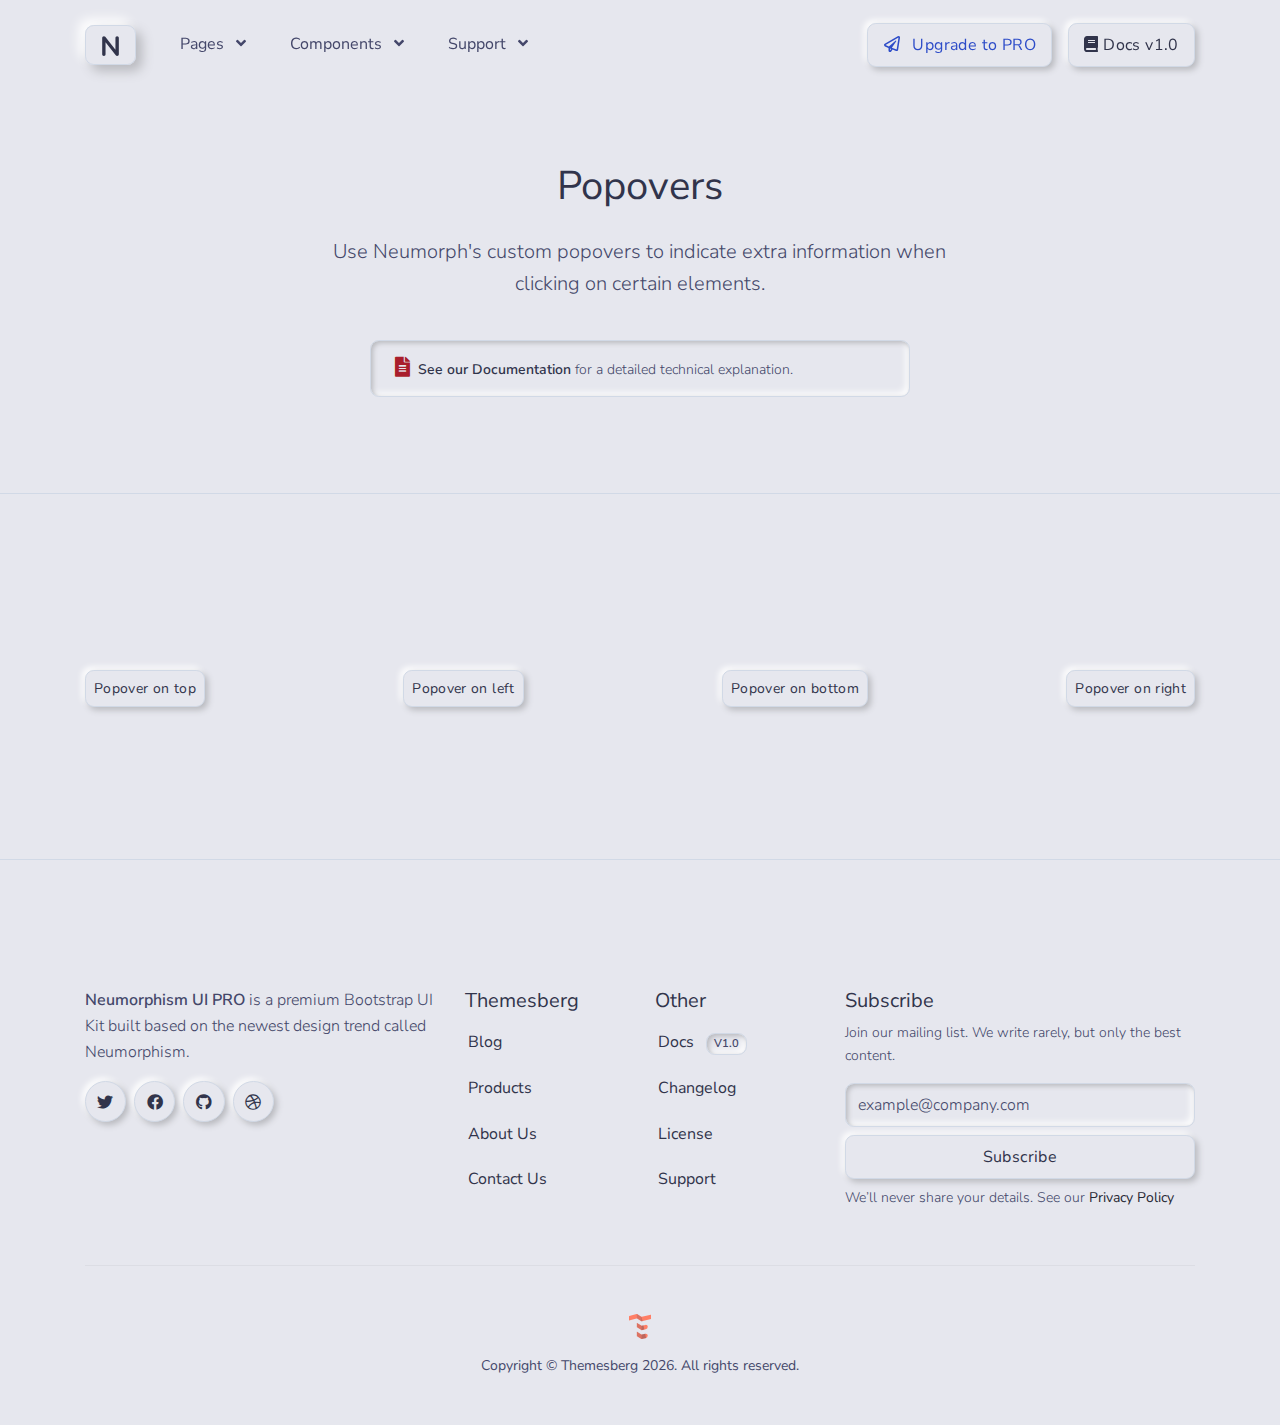
<file: html/components/popovers.html>
<!--

=========================================================
* Neumorphism UI - v1.0.0
=========================================================

* Product Page: https://themesberg.com/product/ui-kits/neumorphism-ui
* Copyright 2020 Themesberg MIT LICENSE (https://www.themesberg.com/licensing#mit)

* Coded by https://themesberg.com

=========================================================

* The above copyright notice and this permission notice shall be included in all copies or substantial portions of the Software.

-->
<!DOCTYPE html>
<html lang="en">

<head>
    <meta http-equiv="Content-Type" content="text/html; charset=utf-8" />
<!-- Primary Meta Tags -->
<title>Neumorphism Components - Popovers</title>
<meta name="viewport" content="width=device-width, initial-scale=1, shrink-to-fit=no">
<meta name="title" content="Neumorphism Components - Popovers">
<meta name="author" content="Themesberg">

<link rel="canonical" href="https://themesberg.com/product/ui-kits/neumorphism-ui/" />

<!--  Social tags -->
<meta name="keywords" content="neumorphism, neumorphism ui, neomorphism, neomorphism ui, neomorphism css, neumorphism css, neumorph, neumorphic, design system, login, form, table, tables, card, cards, navbar, modal, icons, icons, map, chat, carousel, menu, datepicker, gallery, slider, date, social, dropdown, search, tab, nav, footer, date picker, forms, tabs, time, button, select, input, timeline, cart, about us, account, log in, blog, profile, portfolio, landing page, ecommerce, shop, landing, register, app, contact, one page, sign up, signup, store, bootstrap 4, bootstrap4, dashboard, bootstrap 4 dashboard, bootstrap 4 design, bootstrap 4 system, bootstrap 4, bootstrap 4 uit kit, bootstrap 4 kit, themesberg, html kit, html css template, web template, bootstrap, bootstrap 4, css3 template, frontend, responsive bootstrap template, bootstrap ui kit, responsive ui kit">
<meta name="description" content="Start developing neumorphic web applications and pages using Neumorphism UI. It features over 100 individual components and 5 example pages.">

<!-- Schema.org markup for Google+ -->
<meta itemprop="name" content="Neumorphism UI by Themesberg">
<meta itemprop="description" content="Start developing neumorphic web applications and pages using Neumorphism UI. It features over 100 individual components and 5 example pages.">
<meta itemprop="image" content="https://themesberg.s3.us-east-2.amazonaws.com/public/products/neumorphism-ui/neumorphism-thumbnail.jpg">

<!-- Twitter Card data -->
<meta name="twitter:card" content="product">
<meta name="twitter:site" content="@themesberg">
<meta name="twitter:title" content="Neumorphism UI by Themesberg">
<meta name="twitter:description" content="Start developing neumorphic web applications and pages using Neumorphism UI. It features over 100 individual components and 5 example pages.">
<meta name="twitter:creator" content="@themesberg">
<meta name="twitter:image" content="https://themesberg.s3.us-east-2.amazonaws.com/public/products/neumorphism-ui/neumorphism-thumbnail.jpg">

<!-- Open Graph data -->
<meta property="fb:app_id" content="214738555737136">
<meta property="og:title" content="Neumorphism UI by Themesberg" />
<meta property="og:type" content="article" />
<meta property="og:url" content="https://demo.themesberg.com/neumorphism-ui/" />
<meta property="og:image" content="https://themesberg.s3.us-east-2.amazonaws.com/public/products/neumorphism-ui/neumorphism-thumbnail.jpg"/>
<meta property="og:description" content="Start developing neumorphic web applications and pages using Neumorphism UI. It features over 100 individual components and 5 example pages." />
<meta property="og:site_name" content="Themesberg" />

<!-- Favicon -->
<link rel="apple-touch-icon" sizes="120x120" href="../../assets/img/favicon/apple-touch-icon.png">
<link rel="icon" type="image/png" sizes="32x32" href="../../assets/img/favicon/favicon-32x32.png">
<link rel="icon" type="image/png" sizes="16x16" href="../../assets/img/favicon/favicon-16x16.png">
<link rel="manifest" href="../../assets/img/favicon/site.webmanifest">
<link rel="mask-icon" href="../../assets/img/favicon/safari-pinned-tab.svg" color="#ffffff">
<meta name="msapplication-TileColor" content="#ffffff">
<meta name="theme-color" content="#ffffff">

<!-- Fontawesome -->
<link type="text/css" href="../../vendor/@fortawesome/fontawesome-free/css/all.min.css" rel="stylesheet">

<!-- Pixel CSS -->
<link type="text/css" href="../../css/neumorphism.css" rel="stylesheet">

<!-- NOTICE: You can use the _analytics.html partial to include production code specific code & trackers -->

</head>

<body>
    <header class="header-global">
    <nav id="navbar-main" aria-label="Primary navigation" class="navbar navbar-main navbar-expand-lg navbar-theme-primary headroom navbar-light">
        <div class="container position-relative">
            <a class="navbar-brand shadow-soft py-2 px-3 rounded border border-light mr-lg-4" href="../../index.html">
                <img class="navbar-brand-dark" src="../../assets/img/brand/dark.svg" alt="Logo light">
                <img class="navbar-brand-light" src="../../assets/img/brand/dark.svg" alt="Logo dark">
            </a>
            <div class="navbar-collapse collapse" id="navbar_global">
                <div class="navbar-collapse-header">
                    <div class="row">
                        <div class="col-6 collapse-brand">
                            <a href="../../index.html" class="navbar-brand shadow-soft py-2 px-3 rounded border border-light">
                                <img src="../../assets/img/brand/dark.svg" alt="Themesberg logo">
                            </a>
                        </div>
                        <div class="col-6 collapse-close">
                            <a href="#navbar_global" class="fas fa-times" data-toggle="collapse" data-target="#navbar_global" aria-controls="navbar_global" aria-expanded="false" title="close" aria-label="Toggle navigation"></a>
                        </div>
                    </div>
                </div>
                <ul class="navbar-nav navbar-nav-hover align-items-lg-center">
                    <li class="nav-item dropdown">
                        <a href="#" class="nav-link" data-toggle="dropdown" >
                            <span class="nav-link-inner-text">Pages</span>
                            <span class="fas fa-angle-down nav-link-arrow ml-2"></span>
                        </a>
                        <ul class="dropdown-menu">
                            <li><a class="dropdown-item" href="../../html/pages/about.html">About</a></li>
                            <li><a class="dropdown-item" href="../../html/pages/pricing.html">Pricing</a></li>
                            <li><a class="dropdown-item" href="../../html/pages/contact.html">Contact</a></li>
                            <li><a class="dropdown-item" href="../../html/pages/sign-in.html">Sign in</a></li>
                            <li><a class="dropdown-item" href="../../html/pages/sign-up.html">Sign up</a></li>
                        </ul>
                    </li>
                    <li class="nav-item dropdown mega-dropdown">
                        <a href="#" class="nav-link" data-toggle="dropdown" >
                            <span class="nav-link-inner-text">Components</span>
                            <span class="fas fa-angle-down nav-link-arrow ml-2"></span>
                        </a>
                        <div class="dropdown-menu">
                            <div class="row">
                                <div class="col-lg-6 inside-bg d-none d-lg-block">
                                    <div class="justify-content-center bg-primary text-white">
                                        <div class="px-6 pb-5 pt-3">
                                            <img src="../../assets/img/megamenu-image.jpg" alt="Pixel Components">
                                        </div>
                                        <div class="z-2 pb-4 text-center">
                                            <a href="../../html/components/all.html"  class="btn btn-primary mb-2 mb-sm-0 mr-3 text-secondary">
                                                <span class="mr-1"><span class="fas fa-th-large"></span></span>
                                                All components
                                            </a>
                                            <a href="https://themesberg.com/docs/neumorphism-ui/components/alerts" target="_blank" class="btn btn-primary mb-2 mb-sm-0">
                                                <span class="mr-1"><span class="fas fa-book"></span></span>
                                                Docs v1.0
                                            </a>
                                        </div>
                                    </div>
                                </div>
                                <div class="col pl-0">
                                    <ul class="list-style-none">
                                        <li><a class="dropdown-item" href="../../html/components/accordions.html">Accordions</a></li>
                                        <li><a class="dropdown-item" href="../../html/components/alerts.html">Alerts</a></li>
                                        <li><a class="dropdown-item" href="../../html/components/badges.html">Badges</a></li>
                                        <li><a class="dropdown-item" href="../../html/components/bootstrap-carousels.html">Bootstrap Carousels</a></li>
                                        <li><a class="dropdown-item" href="../../html/components/breadcrumbs.html">Breadcrumbs</a></li>
                                        <li><a class="dropdown-item" href="../../html/components/buttons.html">Buttons</a></li>
                                        <li><a class="dropdown-item d-flex align-items-center justify-content-between" href="https://themesberg.com/docs/neumorphism-ui/plugins/jquery-counters/" target="_blank">Counters <span class="badge badge-dark ml-3">Pro</span></a></li>
                                        <li><a class="dropdown-item" href="../../html/components/cards.html">Cards</a></li>
                                        <li><a class="dropdown-item d-flex align-items-center justify-content-between" href="https://themesberg.com/docs/neumorphism-ui/components/e-commerce/" target="_blank">E-commerce <span class="badge badge-dark ml-3">Pro</span></a></li>
                                    </ul>
                                </div>
                                <div class="col pl-0">
                                    <ul class="list-style-none">
                                        <li><a class="dropdown-item" href="../../html/components/forms.html">Forms</a></li>
                                        <li><a class="dropdown-item d-flex align-items-center justify-content-between" href="https://themesberg.com/docs/neumorphism-ui/components/icon-boxes/" target="_blank">Icon Boxes <span class="badge badge-dark ml-3">Pro</span></a></li>
                                        <li><a class="dropdown-item" href="../../html/components/modals.html">Modals</a></li>
                                        <li><a class="dropdown-item" href="../../html/components/navs.html">Navs</a></li>
                                        <li><a class="dropdown-item d-flex align-items-center justify-content-between" href="https://themesberg.com/docs/neumorphism-ui/plugins/owl-carousel/" target="_blank">Owl Carousels <span class="badge badge-dark ml-3">Pro</span></a></li>
                                        <li><a class="dropdown-item" href="../../html/components/pagination.html">Pagination</a></li>
                                        <li><a class="dropdown-item" href="../../html/components/popovers.html">Popovers</a></li>
                                        <li><a class="dropdown-item" href="../../html/components/progress-bars.html">Progress Bars</a></li>

                                    </ul>
                                </div>
                                <div class="col pl-0">
                                    <ul class="list-style-none">
                                        <li><a class="dropdown-item d-flex align-items-center justify-content-between" href="https://themesberg.com/docs/neumorphism-ui/components/icon-boxes/#steps" target="_blank">Steps <span class="badge badge-dark ml-3">Pro</span></a></li>
                                        <li><a class="dropdown-item" href="../../html/components/tables.html">Tables</a></li>
                                        <li><a class="dropdown-item" href="../../html/components/tabs.html">Tabs</a> </li>
                                        <li><a class="dropdown-item" href="../../html/components/toasts.html">Toasts</a> </li>
                                        <li><a class="dropdown-item d-flex align-items-center justify-content-between" href="https://themesberg.com/docs/neumorphism-ui/components/timelines/" target="_blank">Timelines <span class="badge badge-dark ml-3">Pro</span></a></li>
                                        <li><a class="dropdown-item" href="../../html/components/tooltips.html">Tooltips</a></li>
                                        <li><a class="dropdown-item" href="../../html/components/typography.html">Typography</a></li>
                                        <li><a class="dropdown-item d-flex align-items-center justify-content-between" href="https://demo.themesberg.com/neumorphism-ui-pro/html/components/widgets.html" target="_blank">Widgets <span class="badge badge-dark ml-3">Pro</span></a></li>
                                    </ul>
                                </div>
                            </div>
                        </div>
                    </li>
                    <li class="nav-item dropdown">
                        <a href="#" class="nav-link" data-toggle="dropdown" >
                            <span class="nav-link-inner-text">Support</span>
                            <span class="fas fa-angle-down nav-link-arrow ml-2"></span>
                        </a>
                        <div class="dropdown-menu dropdown-menu-lg">
                            <div class="col-auto px-0" data-dropdown-content>
                                <div class="list-group list-group-flush">
                                    <a href="https://themesberg.com/docs/neumorphism-ui/getting-started/quick-start/" target="_blank" class="list-group-item list-group-item-action d-flex align-items-center p-0 py-3 px-lg-4">
                                        <span class="icon icon-sm icon-secondary"><span class="fas fa-file-alt"></span></span>
                                        <div class="ml-4">
                                            <span class="text-dark d-block">Documentation<span class="badge badge-sm badge-secondary ml-2">v1.0</span></span>
                                            <span class="small">Examples and guides</span>
                                        </div>
                                    </a>
                                    <a href="https://github.com/themesberg/th-neumorphism-ui-pro/issues" target="_blank" class="list-group-item list-group-item-action d-flex align-items-center p-0 py-3 px-lg-4">
                                        <span class="icon icon-sm icon-secondary"><span class="fas fa-microphone-alt"></span></span>
                                        <div class="ml-4">
                                            <span class="text-dark d-block">Support</span>
                                            <span class="small">Looking for answers? Ask us!</span>
                                        </div>
                                    </a>
                                </div>
                            </div>
                        </div>
                    </li>
                </ul>
            </div>
            <div class="d-flex align-items-center">
                <a href="https://themesberg.com/product/ui-kits/neumorphism-ui-pro" target="_blank" class="btn btn-primary text-secondary mr-3"><i class="far fa-paper-plane mr-2"></i> Upgrade to PRO</a>
                <a href="https://themesberg.com/docs/neumorphism-ui/getting-started/quick-start/" target="_blank" class="btn btn-primary d-none d-md-inline-block"><i class="fas fa-book"></i> Docs v1.0</a>
                <button class="navbar-toggler ml-2" type="button" data-toggle="collapse" data-target="#navbar_global" aria-controls="navbar_global" aria-expanded="false" aria-label="Toggle navigation">
                    <span class="navbar-toggler-icon"></span>
                </button>
            </div>
        </div>
    </nav>
</header>
    <main>
       <!-- Hero -->
       <div class="section-header pb-6 bg-primary overflow-hidden text-center border-bottom border-light">
        <div class="container z-2">
            <div class="row mb-4 justify-content-center">
                <div class="col-12 col-md-8 col-lg-7">
                    <h1 class="display-3 mb-4">Popovers</h1>
                    <p class="lead">Use Neumorph's custom popovers to indicate extra information when clicking on certain elements.</p>
                </div>
            </div>
            <div class="row justify-content-center">
                <div class="col-12 col-md-10 col-lg-6">
                    <div class="alert shadow-inset">
                        <div class="d-flex">
                            <div class="alert-inner--text">
                                <span class="icon text-danger icon-xs mr-2 mr-md-1"><span class="fas fa-file-alt"></span></span>
                                <a target="_blank" href="https://themesberg.com/docs/neumorphism-ui/components/popovers/">See our Documentation</a> for a detailed technical explanation.
                            </div>
                        </div>
                    </div>
                </div>
            </div>
        </div>
    </div>
    <!-- End of Hero -->

    <!-- Section -->
<div class="section bg-primary text-dark section-lg">
    <div class="container">
        <div class="row mt-5">
            <div class="col-lg-12 d-block d-md-flex justify-content-between">
                <button type="button" class="btn btn-primary btn-sm mb-4 mr-4 mr-md-0" data-container="body" data-toggle="popover" data-placement="top" title="Popover on top" data-content="Vivamus sagittis lacus vel augue laoreet rutrum faucibus.">
                    Popover on top
                </button>

                <button type="button" class="btn btn-primary btn-sm mb-4 mr-4 mr-md-0" data-container="body" data-toggle="popover" data-placement="left" title="Popover on left" data-content="Vivamus sagittis lacus vel augue laoreet rutrum faucibus.">
                    Popover on left
                </button>

                <button type="button" class="btn btn-primary btn-sm mb-4 mr-4 mr-md-0" data-container="body" data-toggle="popover" data-placement="bottom" title="Popover on bottom" data-content="Vivamus
                        sagittis lacus vel augue laoreet rutrum faucibus.">
                    Popover on bottom
                </button>

                <button type="button" class="btn btn-primary btn-sm mb-4" data-container="body" data-toggle="popover" data-placement="right" title="Popover on right" data-content="Vivamus sagittis lacus vel augue laoreet rutrum faucibus.">
                    Popover on right
                </button>
            </div>
        </div>
    </div>
</div>
<!-- End of Section -->
    </main>
    <footer class="d-flex pb-5 pt-6 pt-md-7 border-top border-light bg-primary">
    <div class="container">
        <div class="row">
            <div class="col-lg-4">
                <p><strong>Neumorphism UI PRO</strong> is a premium Bootstrap UI Kit built based on the newest design trend called Neumorphism.</p>
                <ul class="d-flex list-unstyled mb-5 mb-lg-0">
                    <li class="mr-2">
                        <a href="https://twitter.com/themesberg" target="_blank" class="btn btn-icon-only btn-pill btn-primary" aria-label="twitter social link"
                        data-toggle="tooltip" data-placement="top" title="Follow @themesberg on Twitter">
                            <span aria-hidden="true" class="fab fa-twitter"></span>
                        </a>
                    </li>
                    <li class="mr-2">
                        <a href="https://www.facebook.com/themesberg/" target="_blank" class="btn btn-icon-only btn-pill btn-primary" aria-label="facebook social link"
                        data-toggle="tooltip" data-placement="top" title="Like @themesberg on Facebook">
                            <span aria-hidden="true" class="fab fa-facebook"></span>
                        </a>
                    </li>
                    <li class="mr-2">
                        <a href="https://github.com/themesberg" target="_blank" class="btn btn-icon-only btn-pill btn-primary" aria-label="github social link"
                        data-toggle="tooltip" data-placement="top" title="Open source projects">
                            <span aria-hidden="true" class="fab fa-github"></span>
                        </a>
                    </li>
                    <li>
                        <a href="https://dribbble.com/themesberg" target="_blank" class="btn btn-icon-only btn-pill btn-primary" aria-label="dribbble social link"
                        data-toggle="tooltip" data-placement="top" title="Follow us on Dribbble">
                            <span aria-hidden="true" class="fab fa-dribbble"></span>
                        </a>
                    </li>
                </ul>
            </div>
            <div class="col-6 col-lg-2 mb-5 mb-lg-0">
                <h5>Themesberg</h5>
                <ul class="footer-links list-unstyled mt-2">
                    <li class="mb-1"><a class="p-2" target="_blank" href="https://themesberg.com/blog">Blog</a></li>
                    <li class="mb-1"><a class="p-2" target="_blank" href="https://themesberg.com/products">Products</a></li>
                    <li class="mb-1"><a class="p-2" target="_blank" href="https://themesberg.com/about">About Us</a></li>
                    <li><a class="p-2" target="_blank" href="https://themesberg.com/contact">Contact Us</a></li>
                </ul>
            </div>
            <div class="col-6 col-lg-2 mb-5 mb-lg-0">
                <h5>Other</h5>
                <ul class="footer-links list-unstyled mt-2">
                    <li class="mb-1"><a class="p-2" href="https://themesberg.com/docs/pixel-bootstrap/getting-started/overview/" target="_blank">Docs
                        <span class="badge badge-gray text-uppercase ml-2">v1.0</span></a>
                    </li>
                    <li class="mb-1">
                        <a class="p-2" href="https://themesberg.com/docs/pixel-bootstrap/getting-started/changelog" target="_blank">Changelog</a>
                    </li>
                    <li class="mb-1">
                        <a class="p-2" target="_blank" href="https://themesberg.com/licensing">License</a>
                    </li>
                    <li>
                        <a class="p-2" target="_blank" href="https://github.com/themesberg/pixel-bootstrap-ui-kit/issues">Support</a>
                    </li>
                </ul>
            </div>
            <div class="col-12 col-lg-4 mb-5 mb-lg-0">
                <h5>Subscribe</h5>
                <p class="text-gray font-small mt-2">Join our mailing list. We write rarely, but only the best content.</p>
                <form action="#">
                    <div class="form-row mb-2">
                        <div class="col-12">
                            <label class="h6 font-weight-normal d-none" for="exampleInputEmail3">Email address</label>
                            <input type="email" class="form-control mb-2" placeholder="example@company.com" name="email" aria-label="Subscribe form" id="exampleInputEmail3" required>
                        </div>
                        <div class="col-12">
                            <button type="submit" class="btn btn-primary btn-block" data-loading-text="Sending">
                                <span>Subscribe</span>
                            </button>
                        </div>
                    </div>
                </form>
                <p class="text-gray font-small m-0">We’ll never share your details. See our <a class="text-black" href="#">Privacy Policy</a></p>
            </div>
        </div>
        <hr class="my-5">
        <div class="row">
            <div class="col">
                <a href="https://themesberg.com" target="_blank" class="d-flex justify-content-center">
                    <img src="../../assets/img/themesberg.svg" height="25" class="mb-3" alt="Themesberg Logo">
                </a>
            <div class="d-flex text-center justify-content-center align-items-center" role="contentinfo">
                <p class="font-weight-normal font-small mb-0">Copyright © Themesberg
                    <span class="current-year">2020</span>. All rights reserved.</p>
                </div>
            </div>
        </div>
    </div>
</footer>

    <!-- Core -->
<script src="../../vendor/jquery/dist/jquery.min.js"></script>
<script src="../../vendor/popper.js/dist/umd/popper.min.js"></script>
<script src="../../vendor/bootstrap/dist/js/bootstrap.min.js"></script>
<script src="../../vendor/headroom.js/dist/headroom.min.js"></script>

<!-- Vendor JS -->
<script src="../../vendor/onscreen/dist/on-screen.umd.min.js"></script>
<script src="../../vendor/nouislider/distribute/nouislider.min.js"></script>
<script src="../../vendor/bootstrap-datepicker/dist/js/bootstrap-datepicker.min.js"></script>
<script src="../../vendor/waypoints/lib/jquery.waypoints.min.js"></script>
<script src="../../vendor/jarallax/dist/jarallax.min.js"></script>
<script src="../../vendor/jquery.counterup/jquery.counterup.min.js"></script>
<script src="../../vendor/jquery-countdown/dist/jquery.countdown.min.js"></script>
<script src="../../vendor/smooth-scroll/dist/smooth-scroll.polyfills.min.js"></script>
<script src="../../vendor/prismjs/prism.js"></script>

<script async defer src="https://buttons.github.io/buttons.js"></script>

<!-- Neumorphism JS -->
<script src="../../assets/js/neumorphism.js"></script>
</body>

</html>
</file>
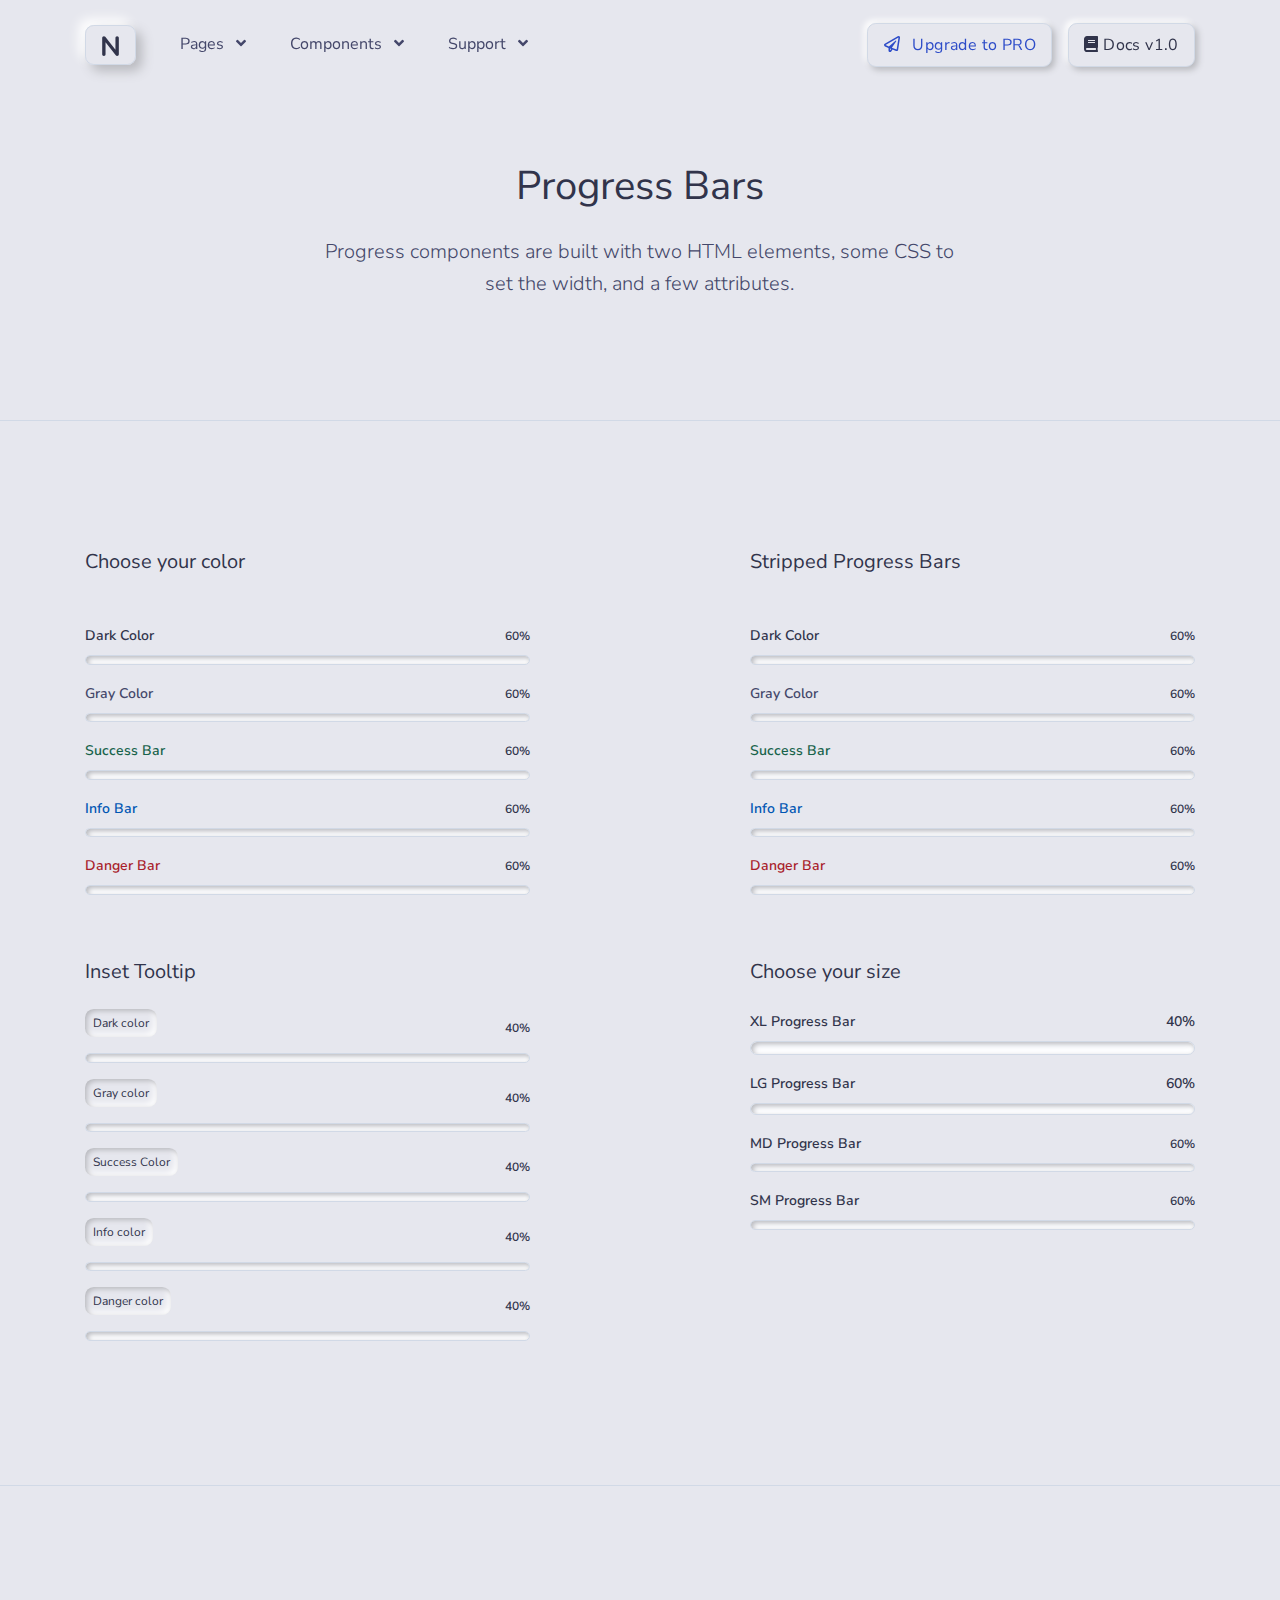
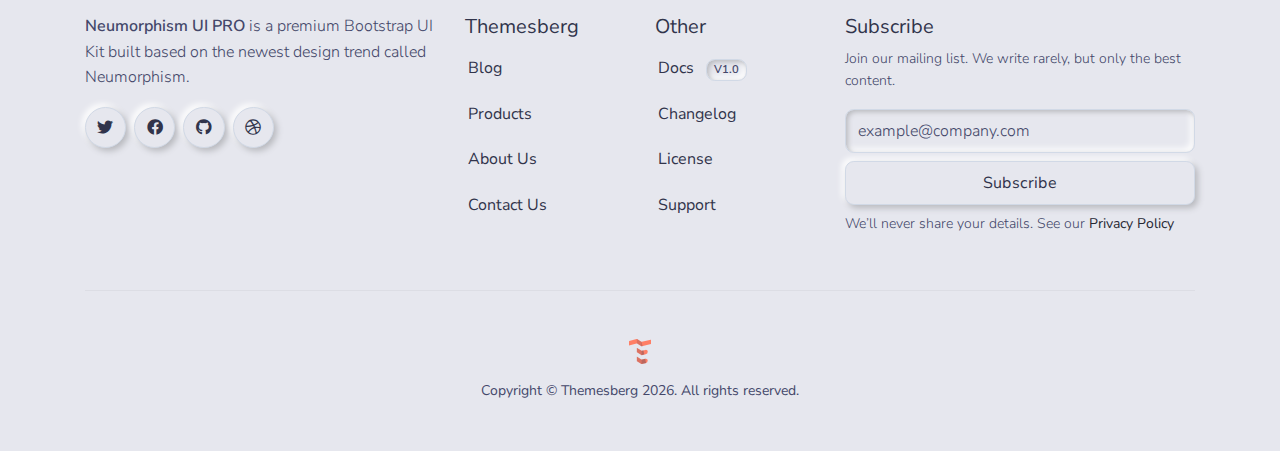
<file: html/components/progress-bars.html>
<!--

=========================================================
* Neumorphism UI - v1.0.0
=========================================================

* Product Page: https://themesberg.com/product/ui-kits/neumorphism-ui
* Copyright 2020 Themesberg MIT LICENSE (https://www.themesberg.com/licensing#mit)

* Coded by https://themesberg.com

=========================================================

* The above copyright notice and this permission notice shall be included in all copies or substantial portions of the Software.

-->
<!DOCTYPE html>
<html lang="en">

<head>
    <meta http-equiv="Content-Type" content="text/html; charset=utf-8" />
<!-- Primary Meta Tags -->
<title>Neumorphism Components - Progress Bars</title>
<meta name="viewport" content="width=device-width, initial-scale=1, shrink-to-fit=no">
<meta name="title" content="Neumorphism Components - Progress Bars">
<meta name="author" content="Themesberg">

<link rel="canonical" href="https://themesberg.com/product/ui-kits/neumorphism-ui/" />

<!--  Social tags -->
<meta name="keywords" content="neumorphism, neumorphism ui, neomorphism, neomorphism ui, neomorphism css, neumorphism css, neumorph, neumorphic, design system, login, form, table, tables, card, cards, navbar, modal, icons, icons, map, chat, carousel, menu, datepicker, gallery, slider, date, social, dropdown, search, tab, nav, footer, date picker, forms, tabs, time, button, select, input, timeline, cart, about us, account, log in, blog, profile, portfolio, landing page, ecommerce, shop, landing, register, app, contact, one page, sign up, signup, store, bootstrap 4, bootstrap4, dashboard, bootstrap 4 dashboard, bootstrap 4 design, bootstrap 4 system, bootstrap 4, bootstrap 4 uit kit, bootstrap 4 kit, themesberg, html kit, html css template, web template, bootstrap, bootstrap 4, css3 template, frontend, responsive bootstrap template, bootstrap ui kit, responsive ui kit">
<meta name="description" content="Start developing neumorphic web applications and pages using Neumorphism UI. It features over 100 individual components and 5 example pages.">

<!-- Schema.org markup for Google+ -->
<meta itemprop="name" content="Neumorphism UI by Themesberg">
<meta itemprop="description" content="Start developing neumorphic web applications and pages using Neumorphism UI. It features over 100 individual components and 5 example pages.">
<meta itemprop="image" content="https://themesberg.s3.us-east-2.amazonaws.com/public/products/neumorphism-ui/neumorphism-thumbnail.jpg">

<!-- Twitter Card data -->
<meta name="twitter:card" content="product">
<meta name="twitter:site" content="@themesberg">
<meta name="twitter:title" content="Neumorphism UI by Themesberg">
<meta name="twitter:description" content="Start developing neumorphic web applications and pages using Neumorphism UI. It features over 100 individual components and 5 example pages.">
<meta name="twitter:creator" content="@themesberg">
<meta name="twitter:image" content="https://themesberg.s3.us-east-2.amazonaws.com/public/products/neumorphism-ui/neumorphism-thumbnail.jpg">

<!-- Open Graph data -->
<meta property="fb:app_id" content="214738555737136">
<meta property="og:title" content="Neumorphism UI by Themesberg" />
<meta property="og:type" content="article" />
<meta property="og:url" content="https://demo.themesberg.com/neumorphism-ui/" />
<meta property="og:image" content="https://themesberg.s3.us-east-2.amazonaws.com/public/products/neumorphism-ui/neumorphism-thumbnail.jpg"/>
<meta property="og:description" content="Start developing neumorphic web applications and pages using Neumorphism UI. It features over 100 individual components and 5 example pages." />
<meta property="og:site_name" content="Themesberg" />

<!-- Favicon -->
<link rel="apple-touch-icon" sizes="120x120" href="../../assets/img/favicon/apple-touch-icon.png">
<link rel="icon" type="image/png" sizes="32x32" href="../../assets/img/favicon/favicon-32x32.png">
<link rel="icon" type="image/png" sizes="16x16" href="../../assets/img/favicon/favicon-16x16.png">
<link rel="manifest" href="../../assets/img/favicon/site.webmanifest">
<link rel="mask-icon" href="../../assets/img/favicon/safari-pinned-tab.svg" color="#ffffff">
<meta name="msapplication-TileColor" content="#ffffff">
<meta name="theme-color" content="#ffffff">

<!-- Fontawesome -->
<link type="text/css" href="../../vendor/@fortawesome/fontawesome-free/css/all.min.css" rel="stylesheet">

<!-- Pixel CSS -->
<link type="text/css" href="../../css/neumorphism.css" rel="stylesheet">

<!-- NOTICE: You can use the _analytics.html partial to include production code specific code & trackers -->

</head>

<body>
    <header class="header-global">
    <nav id="navbar-main" aria-label="Primary navigation" class="navbar navbar-main navbar-expand-lg navbar-theme-primary headroom navbar-light">
        <div class="container position-relative">
            <a class="navbar-brand shadow-soft py-2 px-3 rounded border border-light mr-lg-4" href="../../index.html">
                <img class="navbar-brand-dark" src="../../assets/img/brand/dark.svg" alt="Logo light">
                <img class="navbar-brand-light" src="../../assets/img/brand/dark.svg" alt="Logo dark">
            </a>
            <div class="navbar-collapse collapse" id="navbar_global">
                <div class="navbar-collapse-header">
                    <div class="row">
                        <div class="col-6 collapse-brand">
                            <a href="../../index.html" class="navbar-brand shadow-soft py-2 px-3 rounded border border-light">
                                <img src="../../assets/img/brand/dark.svg" alt="Themesberg logo">
                            </a>
                        </div>
                        <div class="col-6 collapse-close">
                            <a href="#navbar_global" class="fas fa-times" data-toggle="collapse" data-target="#navbar_global" aria-controls="navbar_global" aria-expanded="false" title="close" aria-label="Toggle navigation"></a>
                        </div>
                    </div>
                </div>
                <ul class="navbar-nav navbar-nav-hover align-items-lg-center">
                    <li class="nav-item dropdown">
                        <a href="#" class="nav-link" data-toggle="dropdown" >
                            <span class="nav-link-inner-text">Pages</span>
                            <span class="fas fa-angle-down nav-link-arrow ml-2"></span>
                        </a>
                        <ul class="dropdown-menu">
                            <li><a class="dropdown-item" href="../../html/pages/about.html">About</a></li>
                            <li><a class="dropdown-item" href="../../html/pages/pricing.html">Pricing</a></li>
                            <li><a class="dropdown-item" href="../../html/pages/contact.html">Contact</a></li>
                            <li><a class="dropdown-item" href="../../html/pages/sign-in.html">Sign in</a></li>
                            <li><a class="dropdown-item" href="../../html/pages/sign-up.html">Sign up</a></li>
                        </ul>
                    </li>
                    <li class="nav-item dropdown mega-dropdown">
                        <a href="#" class="nav-link" data-toggle="dropdown" >
                            <span class="nav-link-inner-text">Components</span>
                            <span class="fas fa-angle-down nav-link-arrow ml-2"></span>
                        </a>
                        <div class="dropdown-menu">
                            <div class="row">
                                <div class="col-lg-6 inside-bg d-none d-lg-block">
                                    <div class="justify-content-center bg-primary text-white">
                                        <div class="px-6 pb-5 pt-3">
                                            <img src="../../assets/img/megamenu-image.jpg" alt="Pixel Components">
                                        </div>
                                        <div class="z-2 pb-4 text-center">
                                            <a href="../../html/components/all.html"  class="btn btn-primary mb-2 mb-sm-0 mr-3 text-secondary">
                                                <span class="mr-1"><span class="fas fa-th-large"></span></span>
                                                All components
                                            </a>
                                            <a href="https://themesberg.com/docs/neumorphism-ui/components/alerts" target="_blank" class="btn btn-primary mb-2 mb-sm-0">
                                                <span class="mr-1"><span class="fas fa-book"></span></span>
                                                Docs v1.0
                                            </a>
                                        </div>
                                    </div>
                                </div>
                                <div class="col pl-0">
                                    <ul class="list-style-none">
                                        <li><a class="dropdown-item" href="../../html/components/accordions.html">Accordions</a></li>
                                        <li><a class="dropdown-item" href="../../html/components/alerts.html">Alerts</a></li>
                                        <li><a class="dropdown-item" href="../../html/components/badges.html">Badges</a></li>
                                        <li><a class="dropdown-item" href="../../html/components/bootstrap-carousels.html">Bootstrap Carousels</a></li>
                                        <li><a class="dropdown-item" href="../../html/components/breadcrumbs.html">Breadcrumbs</a></li>
                                        <li><a class="dropdown-item" href="../../html/components/buttons.html">Buttons</a></li>
                                        <li><a class="dropdown-item d-flex align-items-center justify-content-between" href="https://themesberg.com/docs/neumorphism-ui/plugins/jquery-counters/" target="_blank">Counters <span class="badge badge-dark ml-3">Pro</span></a></li>
                                        <li><a class="dropdown-item" href="../../html/components/cards.html">Cards</a></li>
                                        <li><a class="dropdown-item d-flex align-items-center justify-content-between" href="https://themesberg.com/docs/neumorphism-ui/components/e-commerce/" target="_blank">E-commerce <span class="badge badge-dark ml-3">Pro</span></a></li>
                                    </ul>
                                </div>
                                <div class="col pl-0">
                                    <ul class="list-style-none">
                                        <li><a class="dropdown-item" href="../../html/components/forms.html">Forms</a></li>
                                        <li><a class="dropdown-item d-flex align-items-center justify-content-between" href="https://themesberg.com/docs/neumorphism-ui/components/icon-boxes/" target="_blank">Icon Boxes <span class="badge badge-dark ml-3">Pro</span></a></li>
                                        <li><a class="dropdown-item" href="../../html/components/modals.html">Modals</a></li>
                                        <li><a class="dropdown-item" href="../../html/components/navs.html">Navs</a></li>
                                        <li><a class="dropdown-item d-flex align-items-center justify-content-between" href="https://themesberg.com/docs/neumorphism-ui/plugins/owl-carousel/" target="_blank">Owl Carousels <span class="badge badge-dark ml-3">Pro</span></a></li>
                                        <li><a class="dropdown-item" href="../../html/components/pagination.html">Pagination</a></li>
                                        <li><a class="dropdown-item" href="../../html/components/popovers.html">Popovers</a></li>
                                        <li><a class="dropdown-item" href="../../html/components/progress-bars.html">Progress Bars</a></li>

                                    </ul>
                                </div>
                                <div class="col pl-0">
                                    <ul class="list-style-none">
                                        <li><a class="dropdown-item d-flex align-items-center justify-content-between" href="https://themesberg.com/docs/neumorphism-ui/components/icon-boxes/#steps" target="_blank">Steps <span class="badge badge-dark ml-3">Pro</span></a></li>
                                        <li><a class="dropdown-item" href="../../html/components/tables.html">Tables</a></li>
                                        <li><a class="dropdown-item" href="../../html/components/tabs.html">Tabs</a> </li>
                                        <li><a class="dropdown-item" href="../../html/components/toasts.html">Toasts</a> </li>
                                        <li><a class="dropdown-item d-flex align-items-center justify-content-between" href="https://themesberg.com/docs/neumorphism-ui/components/timelines/" target="_blank">Timelines <span class="badge badge-dark ml-3">Pro</span></a></li>
                                        <li><a class="dropdown-item" href="../../html/components/tooltips.html">Tooltips</a></li>
                                        <li><a class="dropdown-item" href="../../html/components/typography.html">Typography</a></li>
                                        <li><a class="dropdown-item d-flex align-items-center justify-content-between" href="https://demo.themesberg.com/neumorphism-ui-pro/html/components/widgets.html" target="_blank">Widgets <span class="badge badge-dark ml-3">Pro</span></a></li>
                                    </ul>
                                </div>
                            </div>
                        </div>
                    </li>
                    <li class="nav-item dropdown">
                        <a href="#" class="nav-link" data-toggle="dropdown" >
                            <span class="nav-link-inner-text">Support</span>
                            <span class="fas fa-angle-down nav-link-arrow ml-2"></span>
                        </a>
                        <div class="dropdown-menu dropdown-menu-lg">
                            <div class="col-auto px-0" data-dropdown-content>
                                <div class="list-group list-group-flush">
                                    <a href="https://themesberg.com/docs/neumorphism-ui/getting-started/quick-start/" target="_blank" class="list-group-item list-group-item-action d-flex align-items-center p-0 py-3 px-lg-4">
                                        <span class="icon icon-sm icon-secondary"><span class="fas fa-file-alt"></span></span>
                                        <div class="ml-4">
                                            <span class="text-dark d-block">Documentation<span class="badge badge-sm badge-secondary ml-2">v1.0</span></span>
                                            <span class="small">Examples and guides</span>
                                        </div>
                                    </a>
                                    <a href="https://github.com/themesberg/th-neumorphism-ui-pro/issues" target="_blank" class="list-group-item list-group-item-action d-flex align-items-center p-0 py-3 px-lg-4">
                                        <span class="icon icon-sm icon-secondary"><span class="fas fa-microphone-alt"></span></span>
                                        <div class="ml-4">
                                            <span class="text-dark d-block">Support</span>
                                            <span class="small">Looking for answers? Ask us!</span>
                                        </div>
                                    </a>
                                </div>
                            </div>
                        </div>
                    </li>
                </ul>
            </div>
            <div class="d-flex align-items-center">
                <a href="https://themesberg.com/product/ui-kits/neumorphism-ui-pro" target="_blank" class="btn btn-primary text-secondary mr-3"><i class="far fa-paper-plane mr-2"></i> Upgrade to PRO</a>
                <a href="https://themesberg.com/docs/neumorphism-ui/getting-started/quick-start/" target="_blank" class="btn btn-primary d-none d-md-inline-block"><i class="fas fa-book"></i> Docs v1.0</a>
                <button class="navbar-toggler ml-2" type="button" data-toggle="collapse" data-target="#navbar_global" aria-controls="navbar_global" aria-expanded="false" aria-label="Toggle navigation">
                    <span class="navbar-toggler-icon"></span>
                </button>
            </div>
        </div>
    </nav>
</header>
    <main>
        <!-- Hero -->
        <div class="section-header pb-6 bg-primary overflow-hidden text-center border-bottom border-light">
            <div class="container z-2">
                <div class="row mb-4 justify-content-center">
                    <div class="col-12 col-md-8 col-lg-7">
                        <h1 class="display-3 mb-4">Progress Bars</h1>
                        <p class="lead">Progress components are built with two HTML elements, some CSS to set the width, and a few attributes.</p>
                    </div>
                </div>
            </div>
        </div>
        <!-- End of Hero -->
        <!-- Section -->
<div class="section bg-primary text-dark section-lg">
    <div class="container">
        <div class="row justify-content-between">
            <div class="col-12 col-lg-5 mb-5 mb-lg-0">
                <h2 class="mb-5 h5">Choose your color</h2>
                <div class="progress-wrapper">
                    <div class="progress-info">
                        <div class="progress-label">
                            <span class="text-dark">Dark Color</span>
                        </div>
                        <div class="progress-percentage">
                            <span>60%</span>
                        </div>
                    </div>
                    <div class="progress">
                        <div class="progress-bar bg-dark" role="progressbar" aria-valuenow="60" aria-valuemin="0" aria-valuemax="100"></div>
                    </div>
                </div>
                <div class="progress-wrapper">
                    <div class="progress-info">
                        <div class="progress-label">
                            <span class="text-gray">Gray Color</span>
                        </div>
                        <div class="progress-percentage">
                            <span>60%</span>
                        </div>
                    </div>
                    <div class="progress">
                        <div class="progress-bar bg-gray" role="progressbar" aria-valuenow="60" aria-valuemin="0" aria-valuemax="100"></div>
                    </div>
                </div>
                <div class="progress-wrapper">
                    <div class="progress-info">
                        <div class="progress-label">
                            <span class="text-success">Success Bar</span>
                        </div>
                        <div class="progress-percentage">
                            <span>60%</span>
                        </div>
                    </div>
                    <div class="progress">
                        <div class="progress-bar bg-success" role="progressbar" aria-valuenow="60" aria-valuemin="0" aria-valuemax="100"></div>
                    </div>
                </div>
                <div class="progress-wrapper">
                    <div class="progress-info">
                        <div class="progress-label">
                            <span class="text-info">Info Bar</span>
                        </div>
                        <div class="progress-percentage">
                            <span>60%</span>
                        </div>
                    </div>
                    <div class="progress">
                        <div class="progress-bar bg-info" role="progressbar" aria-valuenow="60" aria-valuemin="0" aria-valuemax="100"></div>
                    </div>
                </div>
                <div class="progress-wrapper">
                    <div class="progress-info">
                        <div class="progress-label">
                            <span class="text-danger">Danger Bar</span>
                        </div>
                        <div class="progress-percentage">
                            <span>60%</span>
                        </div>
                    </div>
                    <div class="progress">
                        <div class="progress-bar bg-danger" role="progressbar" aria-valuenow="60" aria-valuemin="0" aria-valuemax="100"></div>
                    </div>
                </div>
            </div>
            <div class="col-12 col-lg-5">
                <div class="mb-5">
                    <span class="h5">Stripped Progress Bars</span>
                </div>
                <div class="progress-wrapper">
                    <div class="progress-info">
                        <div class="progress-label">
                            <span class="text-dark">Dark Color</span>
                        </div>
                        <div class="progress-percentage">
                            <span>60%</span>
                        </div>
                    </div>
                    <div class="progress">
                        <div class="progress-bar progress-bar-striped bg-dark" role="progressbar" aria-valuenow="60" aria-valuemin="0" aria-valuemax="100"></div>
                    </div>
                </div>
                <div class="progress-wrapper">
                    <div class="progress-info">
                        <div class="progress-label">
                            <span class="text-gray">Gray Color</span>
                        </div>
                        <div class="progress-percentage">
                            <span>60%</span>
                        </div>
                    </div>
                    <div class="progress">
                        <div class="progress-bar progress-bar-striped bg-gray" role="progressbar" aria-valuenow="60" aria-valuemin="0" aria-valuemax="100"></div>
                    </div>
                </div>
                <div class="progress-wrapper">
                    <div class="progress-info">
                        <div class="progress-label">
                            <span class="text-success">Success Bar</span>
                        </div>
                        <div class="progress-percentage">
                            <span>60%</span>
                        </div>
                    </div>
                    <div class="progress">
                        <div class="progress-bar bg-success" role="progressbar" aria-valuenow="60" aria-valuemin="0" aria-valuemax="100"></div>
                    </div>
                </div>
                <div class="progress-wrapper">
                    <div class="progress-info">
                        <div class="progress-label">
                            <span class="text-info">Info Bar</span>
                        </div>
                        <div class="progress-percentage">
                            <span>60%</span>
                        </div>
                    </div>
                    <div class="progress">
                        <div class="progress-bar progress-bar-striped bg-info" role="progressbar" aria-valuenow="60" aria-valuemin="0" aria-valuemax="100"></div>
                    </div>
                </div>
                <div class="progress-wrapper">
                    <div class="progress-info">
                        <div class="progress-label">
                            <span class="text-danger">Danger Bar</span>
                        </div>
                        <div class="progress-percentage">
                            <span>60%</span>
                        </div>
                    </div>
                    <div class="progress">
                        <div class="progress-bar progress-bar-striped bg-danger" role="progressbar" aria-valuenow="60" aria-valuemin="0" aria-valuemax="100"></div>
                    </div>
                </div>
            </div>
        </div>
        <div class="row justify-content-between">
            <div class="col-12 col-lg-5">
                <div class="mt-5 mb-4">
                    <span class="h5">Inset Tooltip</span>
                </div>
                <div class="progress-wrapper">
                    <div class="progress-info">
                        <h3 class="h4 progress-tooltip rounded p-2">Dark color</h3>
                        <div class="progress-percentage">
                            <span>40%</span>
                        </div>
                    </div>
                    <div class="progress">
                        <div class="progress-bar bg-dark" role="progressbar" aria-valuenow="25" aria-valuemin="0" aria-valuemax="100"></div>
                    </div>
                </div>
                <div class="progress-wrapper">
                    <div class="progress-info">
                        <h3 class="h4 progress-tooltip rounded p-2">Gray color</h3>
                        <div class="progress-percentage">
                            <span>40%</span>
                        </div>
                    </div>
                    <div class="progress">
                        <div class="progress-bar bg-gray" role="progressbar" aria-valuenow="25" aria-valuemin="0" aria-valuemax="100"></div>
                    </div>
                </div>
                <div class="progress-wrapper">
                    <div class="progress-info">
                        <h3 class="h4 progress-tooltip rounded p-2">Success Color</h3>
                        <div class="progress-percentage">
                            <span>40%</span>
                        </div>
                    </div>
                    <div class="progress">
                        <div class="progress-bar bg-success" role="progressbar" aria-valuenow="25" aria-valuemin="0" aria-valuemax="100"></div>
                    </div>
                </div>
                <div class="progress-wrapper">
                    <div class="progress-info">
                        <h3 class="h4 progress-tooltip rounded p-2">Info color</h3>
                        <div class="progress-percentage">
                            <span>40%</span>
                        </div>
                    </div>
                    <div class="progress">
                        <div class="progress-bar bg-info" role="progressbar" aria-valuenow="25" aria-valuemin="0" aria-valuemax="100"></div>
                    </div>
                </div>
                <div class="progress-wrapper">
                    <div class="progress-info">
                        <h3 class="h4 progress-tooltip rounded p-2">Danger color</h3>
                        <div class="progress-percentage">
                            <span>40%</span>
                        </div>
                    </div>
                    <div class="progress">
                        <div class="progress-bar bg-danger" role="progressbar" aria-valuenow="25" aria-valuemin="0" aria-valuemax="100"></div>
                    </div>
                </div>
            </div>
            <div class="col-lg-5">
                <div class="mt-5 mb-4">
                    <span class="h5">Choose your size</span>
                </div>
                <div class="progress-wrapper">
                    <div class="progress-info info-xl">
                        <div class="progress-label">
                            <span class="text-dark">XL Progress Bar</span>
                        </div>
                        <div class="progress-percentage">
                            <span>40%</span>
                        </div>
                    </div>
                    <div class="progress progress-xl">
                        <div class="progress-bar bg-dark" role="progressbar" aria-valuenow="25" aria-valuemin="0" aria-valuemax="100"></div>
                    </div>
                </div>
                <div class="progress-wrapper">
                    <div class="progress-info info-xl">
                        <div class="progress-label">
                            <span class="text-dark">LG Progress Bar</span>
                        </div>
                        <div class="progress-percentage">
                            <span>60%</span>
                        </div>
                    </div>
                    <div class="progress progress-lg">
                        <div class="progress-bar bg-dark" role="progressbar" aria-valuenow="60" aria-valuemin="0" aria-valuemax="100"></div>
                    </div>
                </div>
                <div class="progress-wrapper">
                    <div class="progress-info">
                        <div class="progress-label">
                            <span class="text-dark">MD Progress Bar</span>
                        </div>
                        <div class="progress-percentage">
                            <span>60%</span>
                        </div>
                    </div>
                    <div class="progress">
                        <div class="progress-bar bg-dark" role="progressbar" aria-valuenow="60" aria-valuemin="0" aria-valuemax="100"></div>
                    </div>
                </div>
                <div class="progress-wrapper">
                    <div class="progress-info">
                        <div class="progress-label">
                            <span class="text-dark">SM Progress Bar</span>
                        </div>
                        <div class="progress-percentage">
                            <span>60%</span>
                        </div>
                    </div>
                    <div class="progress progress-sm">
                        <div class="progress-bar bg-dark" role="progressbar" aria-valuenow="60" aria-valuemin="0" aria-valuemax="100"></div>
                    </div>
                </div>
            </div>
        </div>
    </div>
</div>
<!-- End of Section -->
    </main>
    <footer class="d-flex pb-5 pt-6 pt-md-7 border-top border-light bg-primary">
    <div class="container">
        <div class="row">
            <div class="col-lg-4">
                <p><strong>Neumorphism UI PRO</strong> is a premium Bootstrap UI Kit built based on the newest design trend called Neumorphism.</p>
                <ul class="d-flex list-unstyled mb-5 mb-lg-0">
                    <li class="mr-2">
                        <a href="https://twitter.com/themesberg" target="_blank" class="btn btn-icon-only btn-pill btn-primary" aria-label="twitter social link"
                        data-toggle="tooltip" data-placement="top" title="Follow @themesberg on Twitter">
                            <span aria-hidden="true" class="fab fa-twitter"></span>
                        </a>
                    </li>
                    <li class="mr-2">
                        <a href="https://www.facebook.com/themesberg/" target="_blank" class="btn btn-icon-only btn-pill btn-primary" aria-label="facebook social link"
                        data-toggle="tooltip" data-placement="top" title="Like @themesberg on Facebook">
                            <span aria-hidden="true" class="fab fa-facebook"></span>
                        </a>
                    </li>
                    <li class="mr-2">
                        <a href="https://github.com/themesberg" target="_blank" class="btn btn-icon-only btn-pill btn-primary" aria-label="github social link"
                        data-toggle="tooltip" data-placement="top" title="Open source projects">
                            <span aria-hidden="true" class="fab fa-github"></span>
                        </a>
                    </li>
                    <li>
                        <a href="https://dribbble.com/themesberg" target="_blank" class="btn btn-icon-only btn-pill btn-primary" aria-label="dribbble social link"
                        data-toggle="tooltip" data-placement="top" title="Follow us on Dribbble">
                            <span aria-hidden="true" class="fab fa-dribbble"></span>
                        </a>
                    </li>
                </ul>
            </div>
            <div class="col-6 col-lg-2 mb-5 mb-lg-0">
                <h5>Themesberg</h5>
                <ul class="footer-links list-unstyled mt-2">
                    <li class="mb-1"><a class="p-2" target="_blank" href="https://themesberg.com/blog">Blog</a></li>
                    <li class="mb-1"><a class="p-2" target="_blank" href="https://themesberg.com/products">Products</a></li>
                    <li class="mb-1"><a class="p-2" target="_blank" href="https://themesberg.com/about">About Us</a></li>
                    <li><a class="p-2" target="_blank" href="https://themesberg.com/contact">Contact Us</a></li>
                </ul>
            </div>
            <div class="col-6 col-lg-2 mb-5 mb-lg-0">
                <h5>Other</h5>
                <ul class="footer-links list-unstyled mt-2">
                    <li class="mb-1"><a class="p-2" href="https://themesberg.com/docs/pixel-bootstrap/getting-started/overview/" target="_blank">Docs
                        <span class="badge badge-gray text-uppercase ml-2">v1.0</span></a>
                    </li>
                    <li class="mb-1">
                        <a class="p-2" href="https://themesberg.com/docs/pixel-bootstrap/getting-started/changelog" target="_blank">Changelog</a>
                    </li>
                    <li class="mb-1">
                        <a class="p-2" target="_blank" href="https://themesberg.com/licensing">License</a>
                    </li>
                    <li>
                        <a class="p-2" target="_blank" href="https://github.com/themesberg/pixel-bootstrap-ui-kit/issues">Support</a>
                    </li>
                </ul>
            </div>
            <div class="col-12 col-lg-4 mb-5 mb-lg-0">
                <h5>Subscribe</h5>
                <p class="text-gray font-small mt-2">Join our mailing list. We write rarely, but only the best content.</p>
                <form action="#">
                    <div class="form-row mb-2">
                        <div class="col-12">
                            <label class="h6 font-weight-normal d-none" for="exampleInputEmail3">Email address</label>
                            <input type="email" class="form-control mb-2" placeholder="example@company.com" name="email" aria-label="Subscribe form" id="exampleInputEmail3" required>
                        </div>
                        <div class="col-12">
                            <button type="submit" class="btn btn-primary btn-block" data-loading-text="Sending">
                                <span>Subscribe</span>
                            </button>
                        </div>
                    </div>
                </form>
                <p class="text-gray font-small m-0">We’ll never share your details. See our <a class="text-black" href="#">Privacy Policy</a></p>
            </div>
        </div>
        <hr class="my-5">
        <div class="row">
            <div class="col">
                <a href="https://themesberg.com" target="_blank" class="d-flex justify-content-center">
                    <img src="../../assets/img/themesberg.svg" height="25" class="mb-3" alt="Themesberg Logo">
                </a>
            <div class="d-flex text-center justify-content-center align-items-center" role="contentinfo">
                <p class="font-weight-normal font-small mb-0">Copyright © Themesberg
                    <span class="current-year">2020</span>. All rights reserved.</p>
                </div>
            </div>
        </div>
    </div>
</footer>

    <!-- Core -->
<script src="../../vendor/jquery/dist/jquery.min.js"></script>
<script src="../../vendor/popper.js/dist/umd/popper.min.js"></script>
<script src="../../vendor/bootstrap/dist/js/bootstrap.min.js"></script>
<script src="../../vendor/headroom.js/dist/headroom.min.js"></script>

<!-- Vendor JS -->
<script src="../../vendor/onscreen/dist/on-screen.umd.min.js"></script>
<script src="../../vendor/nouislider/distribute/nouislider.min.js"></script>
<script src="../../vendor/bootstrap-datepicker/dist/js/bootstrap-datepicker.min.js"></script>
<script src="../../vendor/waypoints/lib/jquery.waypoints.min.js"></script>
<script src="../../vendor/jarallax/dist/jarallax.min.js"></script>
<script src="../../vendor/jquery.counterup/jquery.counterup.min.js"></script>
<script src="../../vendor/jquery-countdown/dist/jquery.countdown.min.js"></script>
<script src="../../vendor/smooth-scroll/dist/smooth-scroll.polyfills.min.js"></script>
<script src="../../vendor/prismjs/prism.js"></script>

<script async defer src="https://buttons.github.io/buttons.js"></script>

<!-- Neumorphism JS -->
<script src="../../assets/js/neumorphism.js"></script>
</body>

</html>
</file>
